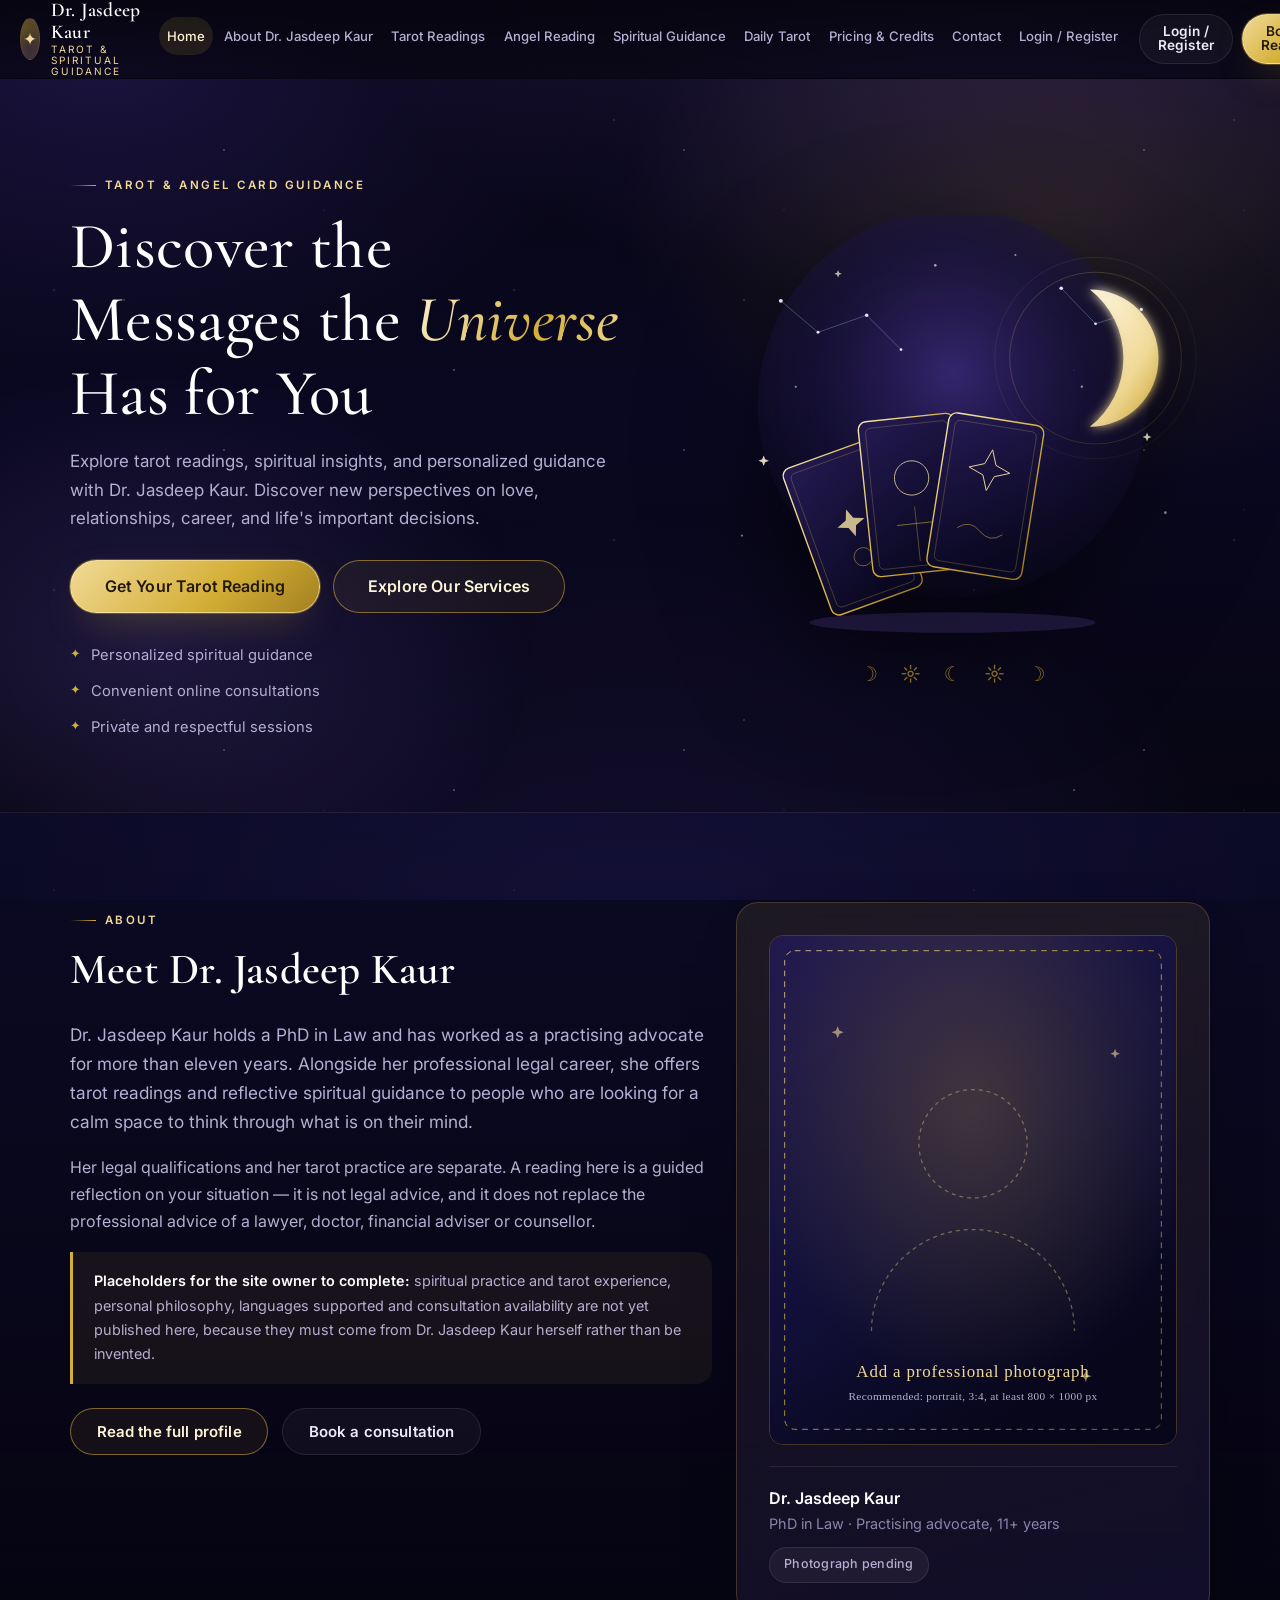
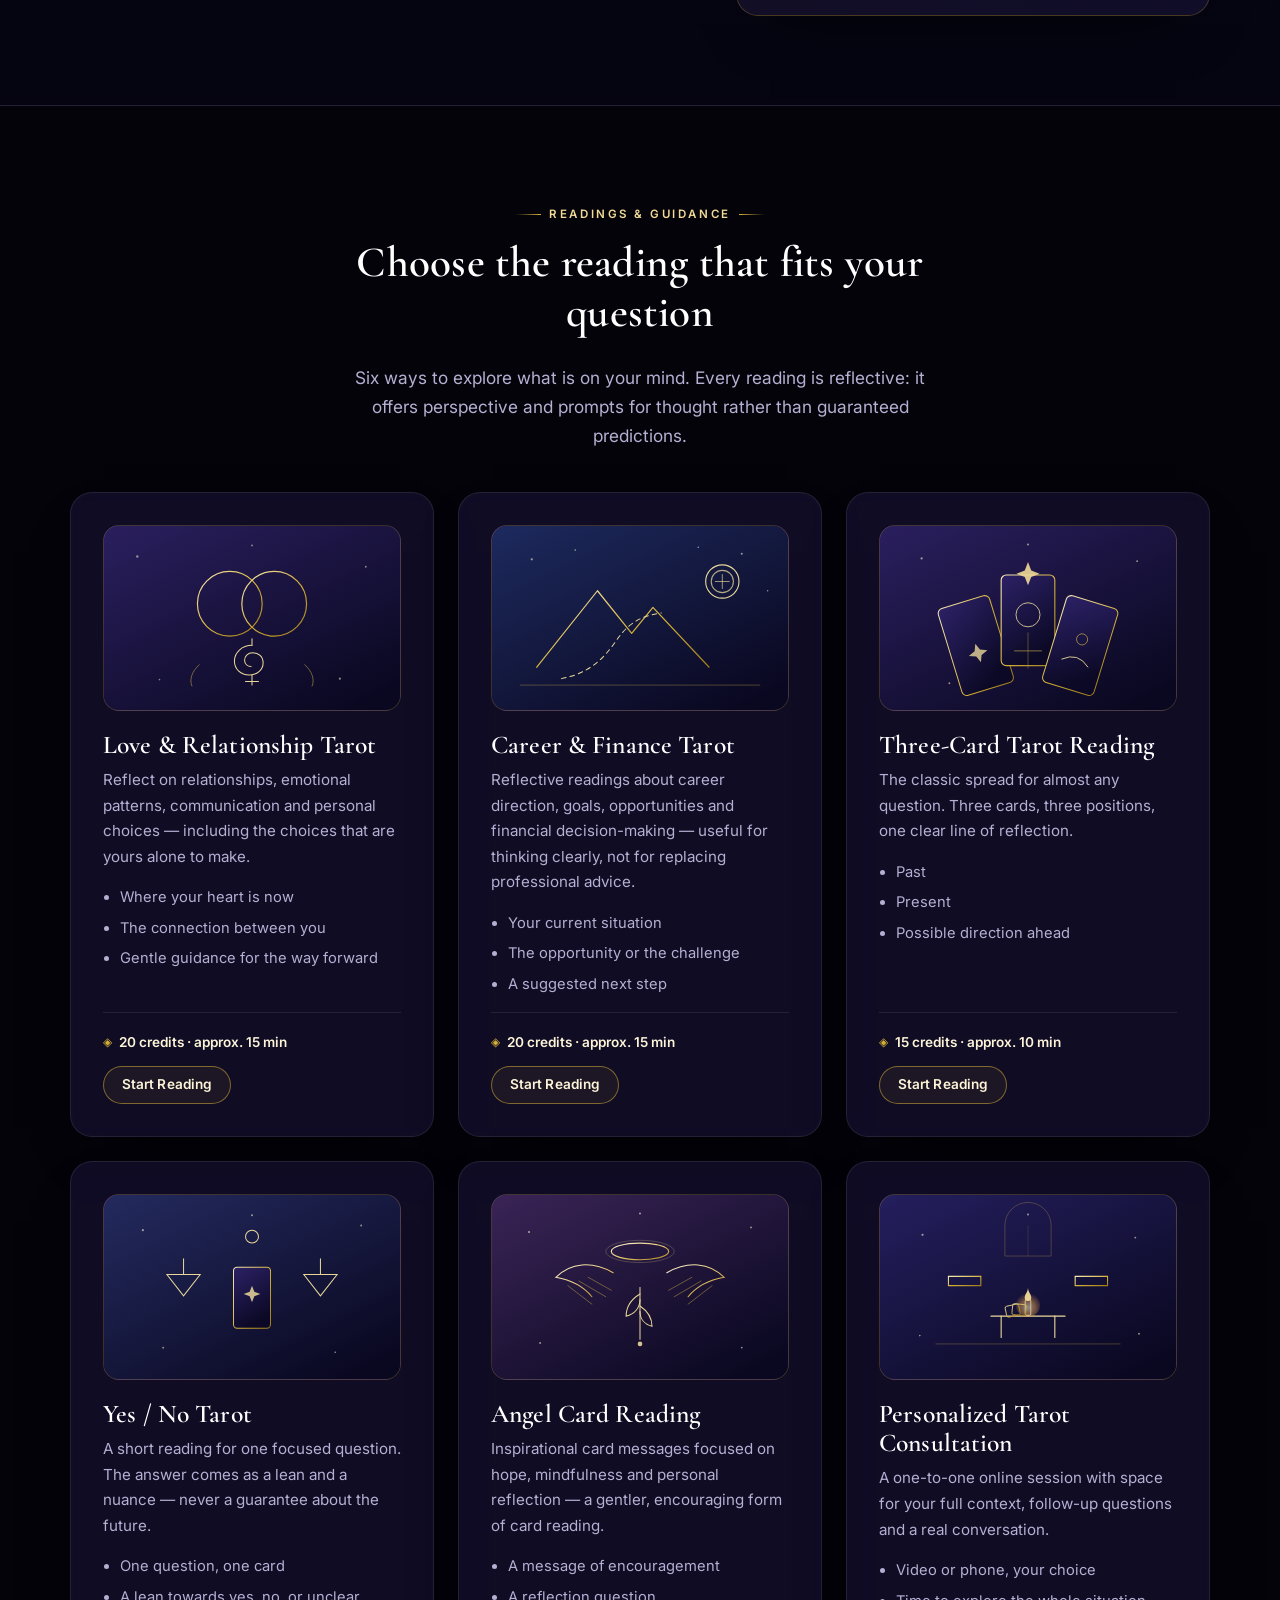
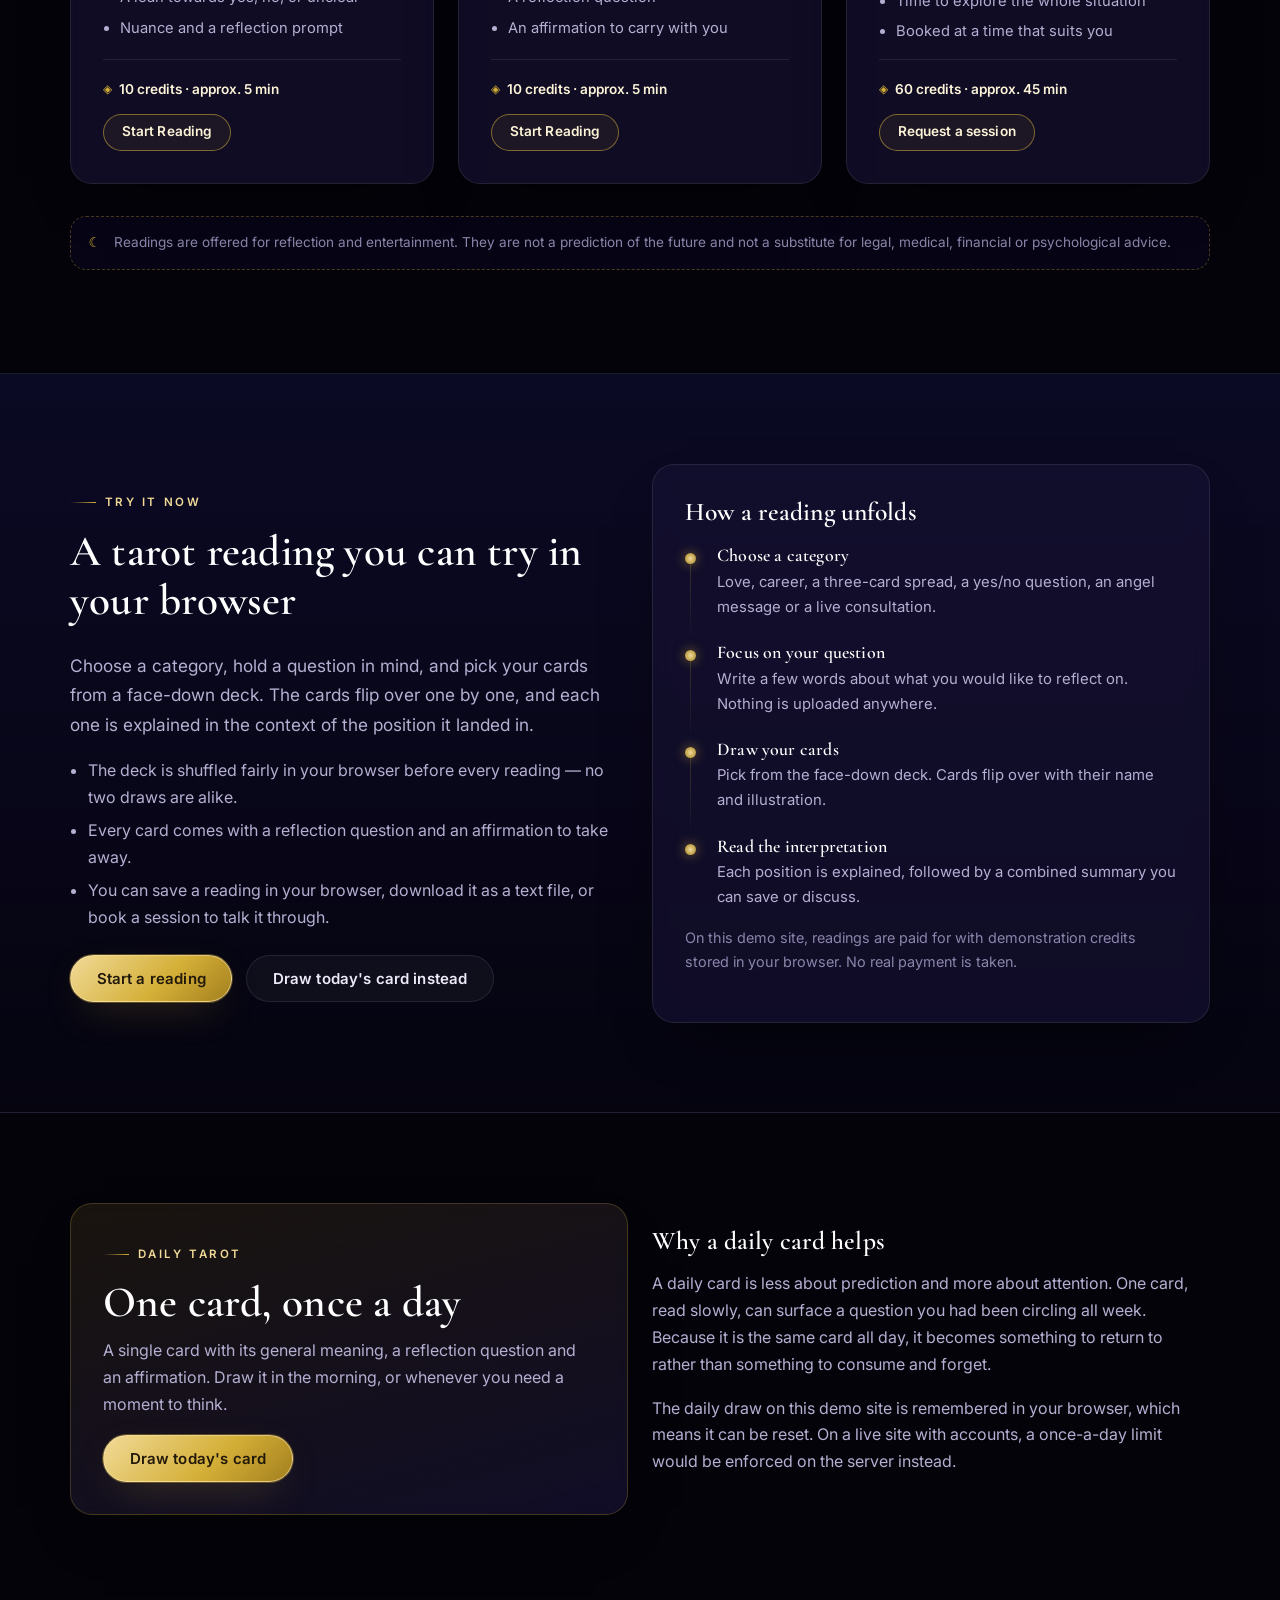
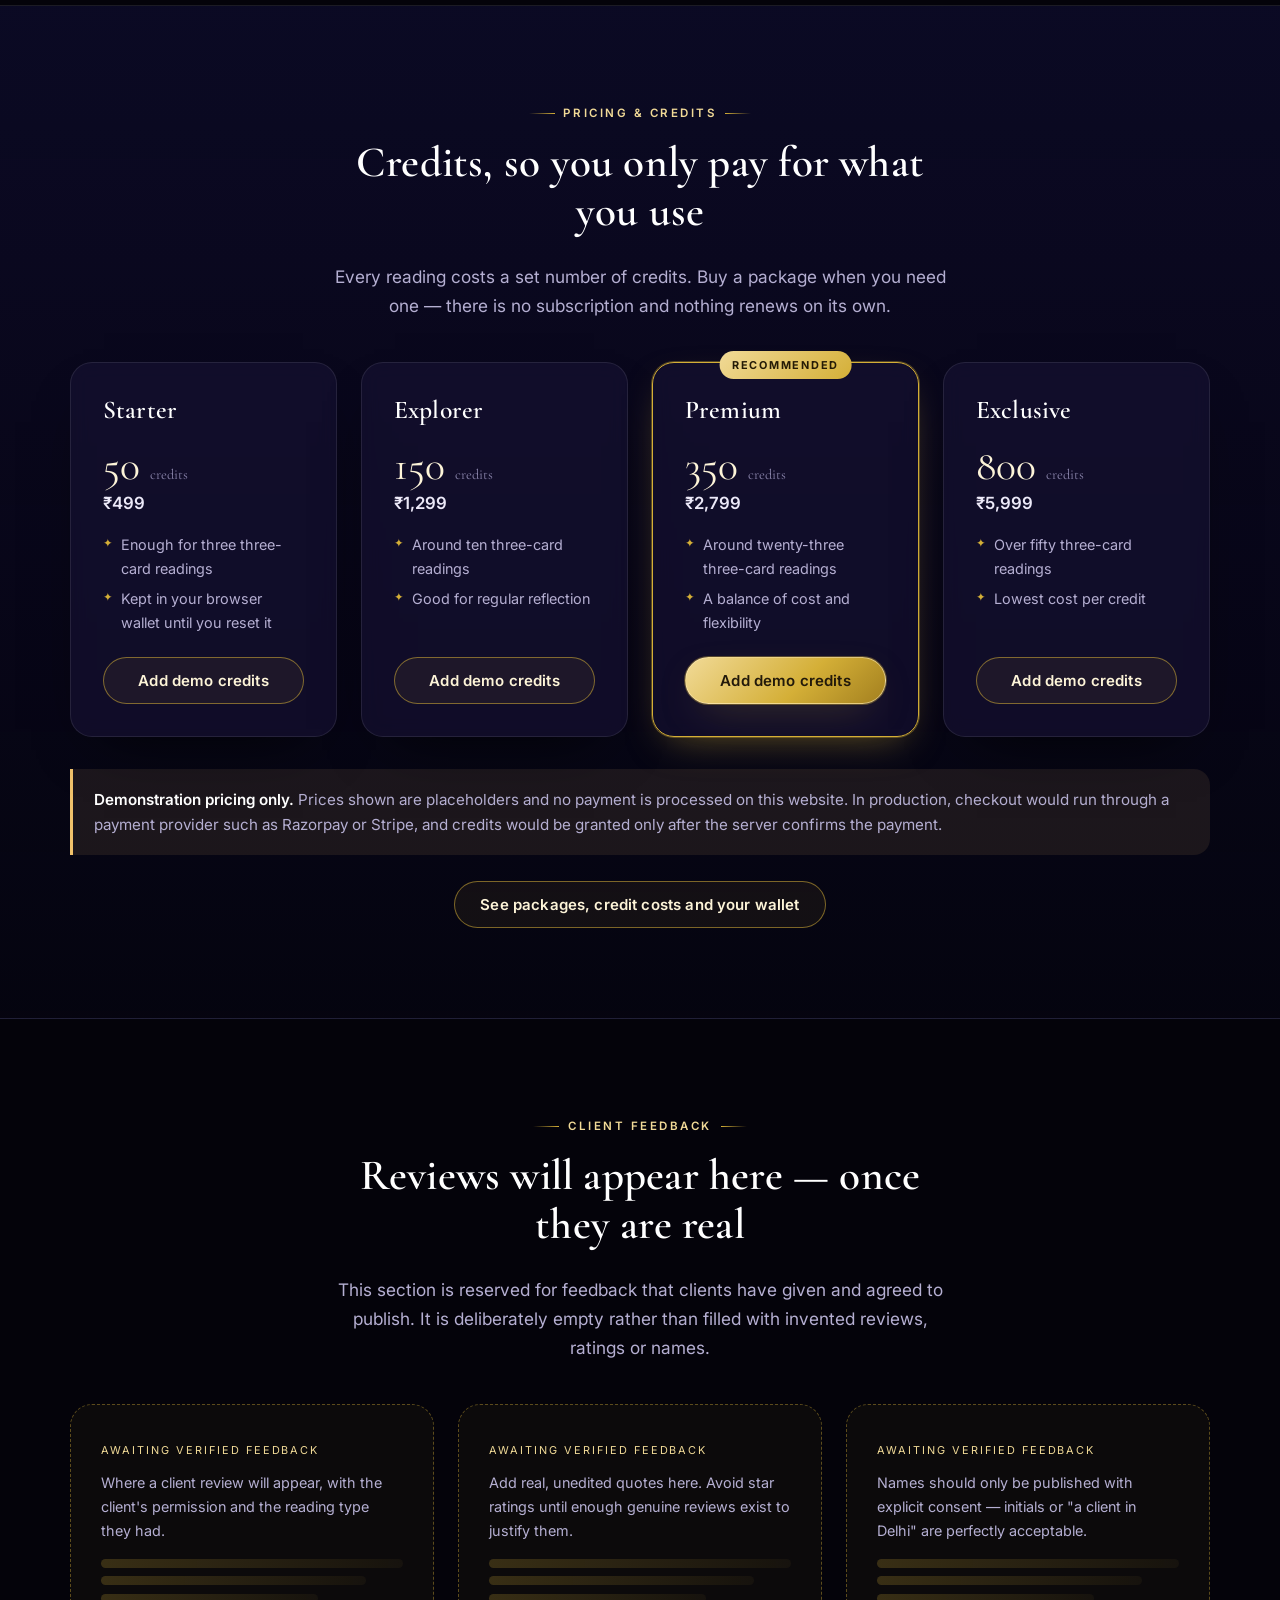
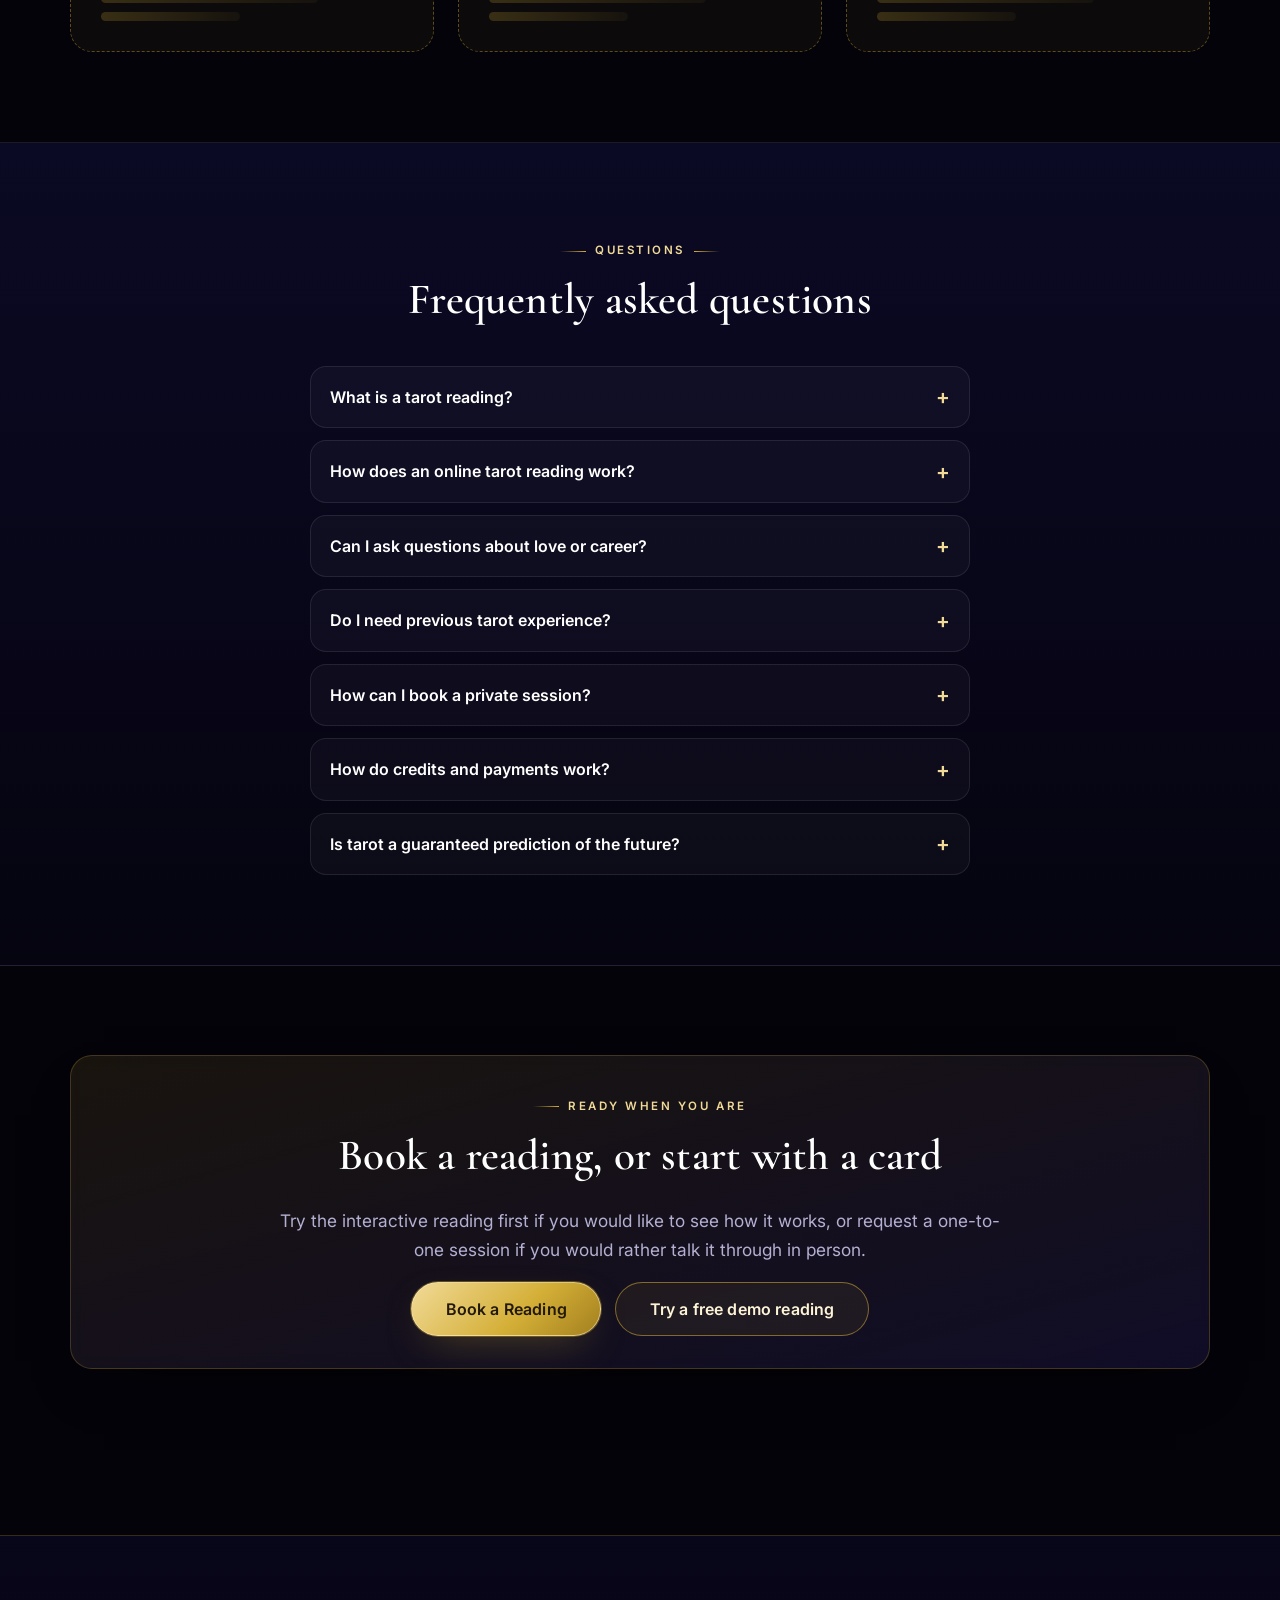
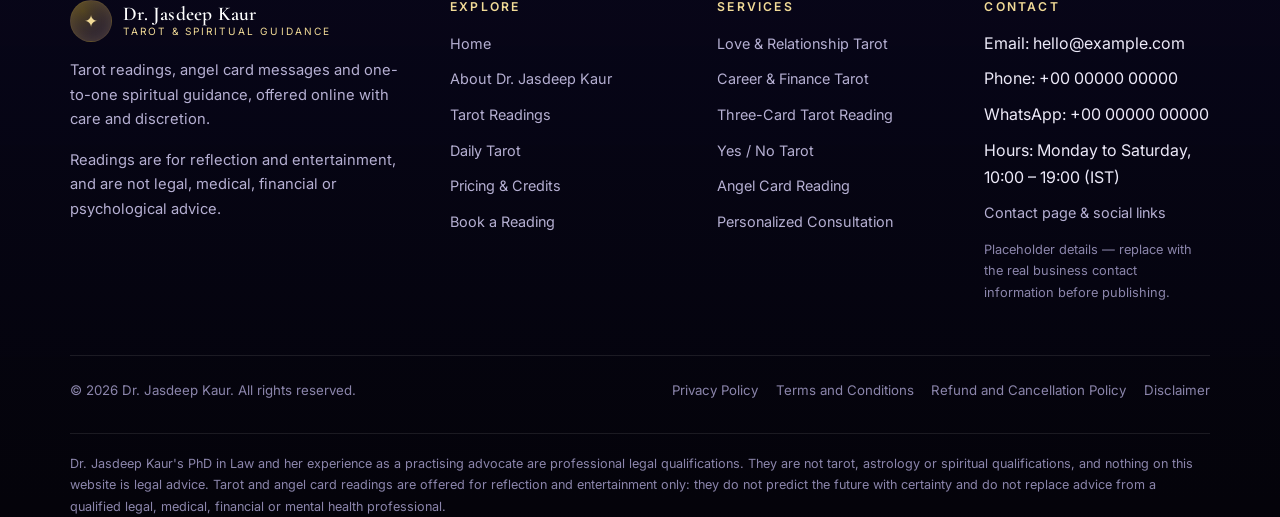
<file: index.html>
<!DOCTYPE html>
<html lang="en">
<head>
<meta charset="utf-8">
<meta name="viewport" content="width=device-width, initial-scale=1">

<!-- TODO (before publishing): replace https://example.com with the live domain,
     add a real 1200×630 JPEG/PNG social preview image, and confirm the final
     business details (prices, contact information, service descriptions). -->
<title>Tarot Reading Online with Dr. Jasdeep Kaur | Tarot &amp; Angel Card Guidance</title>
<meta name="description" content="Personalised online tarot readings, angel card messages and spiritual guidance with Dr. Jasdeep Kaur. Explore love, career and daily tarot readings in a private, respectful setting.">
<link rel="canonical" href="https://example.com/index.html">
<meta name="theme-color" content="#04030a">
<meta name="robots" content="index, follow">

<!-- Open Graph / social -->
<meta property="og:type" content="website">
<meta property="og:site_name" content="Dr. Jasdeep Kaur — Tarot &amp; Spiritual Guidance">
<meta property="og:title" content="Tarot Reading Online with Dr. Jasdeep Kaur">
<meta property="og:description" content="Explore tarot readings, spiritual insights and personalised guidance. Discover new perspectives on love, relationships, career and life's important decisions.">
<meta property="og:url" content="https://example.com/index.html">
<meta property="og:image" content="https://example.com/assets/images/og-image-placeholder.svg">
<meta property="og:locale" content="en">
<meta name="twitter:card" content="summary_large_image">
<meta name="twitter:title" content="Tarot Reading Online with Dr. Jasdeep Kaur">
<meta name="twitter:description" content="Personalised online tarot readings, angel card messages and spiritual guidance in a private, respectful setting.">
<meta name="twitter:image" content="https://example.com/assets/images/og-image-placeholder.svg">

<link rel="icon" href="assets/icons/favicon.svg" type="image/svg+xml">
<link rel="apple-touch-icon" href="assets/icons/favicon.svg">

<link rel="preconnect" href="https://fonts.googleapis.com">
<link rel="preconnect" href="https://fonts.gstatic.com" crossorigin>
<link href="https://fonts.googleapis.com/css2?family=Cormorant+Garamond:ital,wght@0,400;0,500;0,600;1,400&family=Inter:wght@400;500;600&display=swap" rel="stylesheet">

<link rel="stylesheet" href="css/style.css">

<!-- Structured data: only information that is accurate and confirmed. -->
<script type="application/ld+json">
{
  "@context": "https://schema.org",
  "@graph": [
    {
      "@type": "Person",
      "@id": "https://example.com/about.html#person",
      "name": "Dr. Jasdeep Kaur",
      "honorificPrefix": "Dr.",
      "jobTitle": "Advocate",
      "description": "Practising advocate with a PhD in Law and over eleven years of professional legal experience, who also offers tarot readings and spiritual guidance as a separate personal practice.",
      "url": "https://example.com/about.html"
    },
    {
      "@type": "WebSite",
      "@id": "https://example.com/#website",
      "name": "Dr. Jasdeep Kaur — Tarot & Spiritual Guidance",
      "url": "https://example.com/",
      "inLanguage": "en",
      "publisher": { "@id": "https://example.com/about.html#person" }
    }
  ]
}
</script>
</head>
<body>
<a class="skip-link" href="#main">Skip to main content</a>
<div class="starfield" aria-hidden="true"></div>

<div class="page">

  <!-- ================= Header ================= -->
  <header class="site-header" id="site-header">
    <div class="container container--wide header-inner">
      <a class="brand" href="index.html">
        <span class="brand__mark" aria-hidden="true">&#10022;</span>
        <span class="brand__text">
          <span class="brand__name">Dr. Jasdeep Kaur</span>
          <span class="brand__tag">Tarot &amp; Spiritual Guidance</span>
        </span>
      </a>

      <button class="nav-toggle" id="nav-toggle" type="button" aria-expanded="false" aria-controls="primary-nav">
        <span class="nav-toggle__bars" aria-hidden="true"></span>
        <span class="visually-hidden">Open navigation menu</span>
      </button>

      <nav class="primary-nav" id="primary-nav" aria-label="Primary">
        <ul class="nav-list">
          <li><a href="index.html">Home</a></li>
          <li><a href="about.html">About Dr. Jasdeep Kaur</a></li>
          <li><a href="readings.html">Tarot Readings</a></li>
          <li><a href="readings.html#angel-cards">Angel Reading</a></li>
          <li><a href="readings.html#spiritual-guidance">Spiritual Guidance</a></li>
          <li><a href="daily-tarot.html">Daily Tarot</a></li>
          <li><a href="pricing.html">Pricing &amp; Credits</a></li>
          <li><a href="contact.html">Contact</a></li>
          <li><a href="login.html">Login / Register</a></li>
        </ul>
        <div class="nav-actions">
          <a class="credit-chip header-credit" data-credit-chip hidden href="pricing.html#wallet">
            <span class="credit-chip__dot" aria-hidden="true">&#9672;</span>
            <span data-credit-chip-value>0</span> credits
          </a>
          <a class="btn btn--ghost btn--sm nav-actions__auth" href="login.html">Login / Register</a>
          <a class="btn btn--primary btn--sm" href="booking.html">Book a Reading</a>
        </div>
      </nav>
    </div>
  </header>

  <main id="main">

    <!-- ================= Hero ================= -->
    <section class="hero">
      <div class="container hero__inner">
        <div class="hero__copy">
          <p class="eyebrow">Tarot &amp; angel card guidance</p>
          <h1 class="hero__title">Discover the Messages the <em>Universe</em> Has for You</h1>
          <p class="hero__sub">
            Explore tarot readings, spiritual insights, and personalized guidance with Dr. Jasdeep Kaur.
            Discover new perspectives on love, relationships, career, and life's important decisions.
          </p>
          <div class="hero__cta btn-row">
            <a class="btn btn--primary btn--lg" href="readings.html#reading-experience">Get Your Tarot Reading</a>
            <a class="btn btn--outline btn--lg" href="#services">Explore Our Services</a>
          </div>
          <ul class="trust-list">
            <li>Personalized spiritual guidance</li>
            <li>Convenient online consultations</li>
            <li>Private and respectful sessions</li>
          </ul>
        </div>

        <div class="hero__art">
          <img src="assets/images/hero-illustration.svg"
               alt="Illustration of a crescent moon, stars and three fanned tarot cards against a night sky"
               width="900" height="760" decoding="async">
          <div class="moon-phases" aria-hidden="true">
            <span>&#9789;</span><span>&#9788;</span><span>&#9790;</span><span>&#9788;</span><span>&#9789;</span>
          </div>
        </div>
      </div>
    </section>

    <!-- ================= About preview ================= -->
    <section class="section section--alt" id="about">
      <div class="container grid grid--sidebar" data-reveal>
        <div>
          <p class="eyebrow">About</p>
          <h2>Meet Dr. Jasdeep Kaur</h2>
          <p class="lede">
            Dr. Jasdeep Kaur holds a PhD in Law and has worked as a practising advocate for more than eleven
            years. Alongside her professional legal career, she offers tarot readings and reflective spiritual
            guidance to people who are looking for a calm space to think through what is on their mind.
          </p>
          <p class="muted">
            Her legal qualifications and her tarot practice are separate. A reading here is a guided reflection
            on your situation &mdash; it is not legal advice, and it does not replace the professional advice of a
            lawyer, doctor, financial adviser or counsellor.
          </p>

          <div class="callout">
            <p class="small"><strong>Placeholders for the site owner to complete:</strong> spiritual practice and
            tarot experience, personal philosophy, languages supported and consultation availability are not yet
            published here, because they must come from Dr. Jasdeep Kaur herself rather than be invented.</p>
          </div>

          <div class="btn-row" style="margin-top:1.5rem">
            <a class="btn btn--outline" href="about.html">Read the full profile</a>
            <a class="btn btn--ghost" href="booking.html">Book a consultation</a>
          </div>
        </div>

        <div class="card card--gold">
          <img src="assets/images/portrait-placeholder.svg"
               alt="Placeholder frame where a professional photograph of Dr. Jasdeep Kaur will appear"
               width="720" height="900" loading="lazy" decoding="async"
               style="border-radius:14px;border:1px solid var(--line)">
          <div class="card__foot">
            <div>
              <p style="margin:0"><strong>Dr. Jasdeep Kaur</strong></p>
              <p class="small dim" style="margin:0">PhD in Law &middot; Practising advocate, 11+ years</p>
            </div>
            <span class="pill pill--soft">Photograph pending</span>
          </div>
        </div>
      </div>
    </section>

    <!-- ================= Services ================= -->
    <section class="section" id="services">
      <div class="container">
        <div class="section-head section-head--center">
          <p class="eyebrow">Readings &amp; guidance</p>
          <h2>Choose the reading that fits your question</h2>
          <p class="lede">
            Six ways to explore what is on your mind. Every reading is reflective: it offers perspective and
            prompts for thought rather than guaranteed predictions.
          </p>
        </div>

        <div class="grid grid--3">
          <!-- Love -->
          <article class="card card--hover service-card" data-service="love" data-reveal>
            <div class="service-card__art">
              <img src="assets/images/service-love.svg" alt="Two interlocking circles above a stylised rose" width="640" height="400" loading="lazy" decoding="async">
            </div>
            <div class="service-card__body">
              <h3 class="card__title">Love &amp; Relationship Tarot</h3>
              <p>Reflect on relationships, emotional patterns, communication and personal choices &mdash; including
              the choices that are yours alone to make.</p>
              <ul class="small">
                <li>Where your heart is now</li>
                <li>The connection between you</li>
                <li>Gentle guidance for the way forward</li>
              </ul>
            </div>
            <div class="service-card__foot">
              <span class="cost-badge" data-cost-for="love">20 credits &middot; approx. 15 min</span>
              <a class="btn btn--outline btn--sm" href="readings.html?service=love#reading-experience">Start Reading</a>
            </div>
          </article>

          <!-- Career -->
          <article class="card card--hover service-card" data-service="career" data-reveal data-reveal-delay="60">
            <div class="service-card__art">
              <img src="assets/images/service-career.svg" alt="A mountain peak with a winding path and a rising coin" width="640" height="400" loading="lazy" decoding="async">
            </div>
            <div class="service-card__body">
              <h3 class="card__title">Career &amp; Finance Tarot</h3>
              <p>Reflective readings about career direction, goals, opportunities and financial decision-making
              &mdash; useful for thinking clearly, not for replacing professional advice.</p>
              <ul class="small">
                <li>Your current situation</li>
                <li>The opportunity or the challenge</li>
                <li>A suggested next step</li>
              </ul>
            </div>
            <div class="service-card__foot">
              <span class="cost-badge" data-cost-for="career">20 credits &middot; approx. 15 min</span>
              <a class="btn btn--outline btn--sm" href="readings.html?service=career#reading-experience">Start Reading</a>
            </div>
          </article>

          <!-- Three card -->
          <article class="card card--hover service-card" data-service="three-card" data-reveal data-reveal-delay="120">
            <div class="service-card__art">
              <img src="assets/images/service-three-card.svg" alt="Three tarot cards fanned out beneath a star" width="640" height="400" loading="lazy" decoding="async">
            </div>
            <div class="service-card__body">
              <h3 class="card__title">Three-Card Tarot Reading</h3>
              <p>The classic spread for almost any question. Three cards, three positions, one clear line of
              reflection.</p>
              <ul class="small">
                <li>Past</li>
                <li>Present</li>
                <li>Possible direction ahead</li>
              </ul>
            </div>
            <div class="service-card__foot">
              <span class="cost-badge" data-cost-for="three-card">15 credits &middot; approx. 10 min</span>
              <a class="btn btn--outline btn--sm" href="readings.html?service=three-card#reading-experience">Start Reading</a>
            </div>
          </article>

          <!-- Yes / No -->
          <article class="card card--hover service-card" data-service="yes-no" data-reveal>
            <div class="service-card__art">
              <img src="assets/images/service-yes-no.svg" alt="A balanced set of scales with a single card at its centre" width="640" height="400" loading="lazy" decoding="async">
            </div>
            <div class="service-card__body">
              <h3 class="card__title">Yes / No Tarot</h3>
              <p>A short reading for one focused question. The answer comes as a lean and a nuance &mdash; never a
              guarantee about the future.</p>
              <ul class="small">
                <li>One question, one card</li>
                <li>A lean towards yes, no, or unclear</li>
                <li>Nuance and a reflection prompt</li>
              </ul>
            </div>
            <div class="service-card__foot">
              <span class="cost-badge" data-cost-for="yes-no">10 credits &middot; approx. 5 min</span>
              <a class="btn btn--outline btn--sm" href="readings.html?service=yes-no#reading-experience">Start Reading</a>
            </div>
          </article>

          <!-- Angel -->
          <article class="card card--hover service-card" data-service="angel" data-reveal data-reveal-delay="60">
            <div class="service-card__art">
              <img src="assets/images/service-angel.svg" alt="A halo, two wings and a falling feather" width="640" height="400" loading="lazy" decoding="async">
            </div>
            <div class="service-card__body">
              <h3 class="card__title">Angel Card Reading</h3>
              <p>Inspirational card messages focused on hope, mindfulness and personal reflection &mdash; a
              gentler, encouraging form of card reading.</p>
              <ul class="small">
                <li>A message of encouragement</li>
                <li>A reflection question</li>
                <li>An affirmation to carry with you</li>
              </ul>
            </div>
            <div class="service-card__foot">
              <span class="cost-badge" data-cost-for="angel">10 credits &middot; approx. 5 min</span>
              <a class="btn btn--outline btn--sm" href="readings.html?service=angel#reading-experience">Start Reading</a>
            </div>
          </article>

          <!-- Consultation -->
          <article class="card card--hover service-card" data-service="consultation" data-reveal data-reveal-delay="120">
            <div class="service-card__art">
              <img src="assets/images/service-consultation.svg" alt="Two chairs facing each other with a candle and cards on a small table" width="640" height="400" loading="lazy" decoding="async">
            </div>
            <div class="service-card__body">
              <h3 class="card__title">Personalized Tarot Consultation</h3>
              <p>A one-to-one online session with space for your full context, follow-up questions and a real
              conversation.</p>
              <ul class="small">
                <li>Video or phone, your choice</li>
                <li>Time to explore the whole situation</li>
                <li>Booked at a time that suits you</li>
              </ul>
            </div>
            <div class="service-card__foot">
              <span class="cost-badge" data-cost-for="consultation">60 credits &middot; approx. 45 min</span>
              <a class="btn btn--outline btn--sm" href="booking.html">Request a session</a>
            </div>
          </article>
        </div>

        <p class="disclaimer-strip" style="margin-top:2rem">
          Readings are offered for reflection and entertainment. They are not a prediction of the future and not
          a substitute for legal, medical, financial or psychological advice.
        </p>
      </div>
    </section>

    <!-- ================= Interactive reading ================= -->
    <section class="section section--alt" id="try-a-reading">
      <div class="container grid grid--2 items-center" data-reveal>
        <div>
          <p class="eyebrow">Try it now</p>
          <h2>A tarot reading you can try in your browser</h2>
          <p class="lede">
            Choose a category, hold a question in mind, and pick your cards from a face-down deck. The cards flip
            over one by one, and each one is explained in the context of the position it landed in.
          </p>
          <ul class="muted">
            <li>The deck is shuffled fairly in your browser before every reading &mdash; no two draws are alike.</li>
            <li>Every card comes with a reflection question and an affirmation to take away.</li>
            <li>You can save a reading in your browser, download it as a text file, or book a session to talk it through.</li>
          </ul>
          <div class="btn-row" style="margin-top:1.5rem">
            <a class="btn btn--primary" href="readings.html#reading-experience">Start a reading</a>
            <a class="btn btn--ghost" href="daily-tarot.html">Draw today's card instead</a>
          </div>
        </div>

        <div class="card">
          <h3>How a reading unfolds</h3>
          <ol class="timeline" style="margin-top:1.2rem">
            <li>
              <h4>Choose a category</h4>
              <p class="small">Love, career, a three-card spread, a yes/no question, an angel message or a live consultation.</p>
            </li>
            <li>
              <h4>Focus on your question</h4>
              <p class="small">Write a few words about what you would like to reflect on. Nothing is uploaded anywhere.</p>
            </li>
            <li>
              <h4>Draw your cards</h4>
              <p class="small">Pick from the face-down deck. Cards flip over with their name and illustration.</p>
            </li>
            <li>
              <h4>Read the interpretation</h4>
              <p class="small">Each position is explained, followed by a combined summary you can save or discuss.</p>
            </li>
          </ol>
          <p class="small dim" style="margin-top:1rem">
            On this demo site, readings are paid for with demonstration credits stored in your browser. No real
            payment is taken.
          </p>
        </div>
      </div>
    </section>

    <!-- ================= Daily tarot ================= -->
    <section class="section" id="daily">
      <div class="container grid grid--2 items-center" data-reveal>
        <div class="card card--gold">
          <p class="eyebrow">Daily tarot</p>
          <h2 style="margin-bottom:.6rem">One card, once a day</h2>
          <p class="muted">
            A single card with its general meaning, a reflection question and an affirmation. Draw it in the
            morning, or whenever you need a moment to think.
          </p>
          <div class="btn-row">
            <a class="btn btn--primary" href="daily-tarot.html">Draw today's card</a>
          </div>
        </div>
        <div>
          <h3>Why a daily card helps</h3>
          <p class="muted">
            A daily card is less about prediction and more about attention. One card, read slowly, can surface a
            question you had been circling all week. Because it is the same card all day, it becomes something to
            return to rather than something to consume and forget.
          </p>
          <p class="muted">
            The daily draw on this demo site is remembered in your browser, which means it can be reset. On a live
            site with accounts, a once-a-day limit would be enforced on the server instead.
          </p>
        </div>
      </div>
    </section>

    <!-- ================= Pricing preview ================= -->
    <section class="section section--alt" id="pricing">
      <div class="container">
        <div class="section-head section-head--center">
          <p class="eyebrow">Pricing &amp; credits</p>
          <h2>Credits, so you only pay for what you use</h2>
          <p class="lede">
            Every reading costs a set number of credits. Buy a package when you need one &mdash; there is no
            subscription and nothing renews on its own.
          </p>
        </div>

        <div class="grid grid--4">
          <article class="card package" data-package="starter" data-reveal>
            <p class="package__tag" data-package-tag hidden>Recommended</p>
            <h3 data-package-name>Starter</h3>
            <p class="package__credits"><span data-package-credits>50</span> <span class="small dim">credits</span></p>
            <p class="package__price" data-package-price>&#8377;499</p>
            <ul>
              <li>Enough for three three-card readings</li>
              <li>Kept in your browser wallet until you reset it</li>
            </ul>
            <button type="button" class="btn btn--outline btn--block" data-buy-package="starter">Add demo credits</button>
          </article>

          <article class="card package" data-package="explorer" data-reveal data-reveal-delay="60">
            <p class="package__tag" data-package-tag hidden>Recommended</p>
            <h3 data-package-name>Explorer</h3>
            <p class="package__credits"><span data-package-credits>150</span> <span class="small dim">credits</span></p>
            <p class="package__price" data-package-price>&#8377;1,299</p>
            <ul>
              <li>Around ten three-card readings</li>
              <li>Good for regular reflection</li>
            </ul>
            <button type="button" class="btn btn--outline btn--block" data-buy-package="explorer">Add demo credits</button>
          </article>

          <article class="card package" data-package="premium" data-reveal data-reveal-delay="120">
            <p class="package__tag" data-package-tag hidden>Recommended</p>
            <h3 data-package-name>Premium</h3>
            <p class="package__credits"><span data-package-credits>350</span> <span class="small dim">credits</span></p>
            <p class="package__price" data-package-price>&#8377;2,799</p>
            <ul>
              <li>Around twenty-three three-card readings</li>
              <li>A balance of cost and flexibility</li>
            </ul>
            <button type="button" class="btn btn--primary btn--block" data-buy-package="premium">Add demo credits</button>
          </article>

          <article class="card package" data-package="exclusive" data-reveal data-reveal-delay="180">
            <p class="package__tag" data-package-tag hidden>Recommended</p>
            <h3 data-package-name>Exclusive</h3>
            <p class="package__credits"><span data-package-credits>800</span> <span class="small dim">credits</span></p>
            <p class="package__price" data-package-price>&#8377;5,999</p>
            <ul>
              <li>Over fifty three-card readings</li>
              <li>Lowest cost per credit</li>
            </ul>
            <button type="button" class="btn btn--outline btn--block" data-buy-package="exclusive">Add demo credits</button>
          </article>
        </div>

        <div class="callout callout--warn" style="margin-top:2rem">
          <p><strong>Demonstration pricing only.</strong> Prices shown are placeholders and no payment is
          processed on this website. In production, checkout would run through a payment provider such as Razorpay
          or Stripe, and credits would be granted only after the server confirms the payment.</p>
        </div>

        <div class="center" style="margin-top:1.6rem">
          <a class="btn btn--outline" href="pricing.html">See packages, credit costs and your wallet</a>
        </div>
      </div>
    </section>

    <!-- ================= Testimonials ================= -->
    <section class="section" id="testimonials">
      <div class="container">
        <div class="section-head section-head--center">
          <p class="eyebrow">Client feedback</p>
          <h2>Reviews will appear here &mdash; once they are real</h2>
          <p class="lede">
            This section is reserved for feedback that clients have given and agreed to publish. It is
            deliberately empty rather than filled with invented reviews, ratings or names.
          </p>
        </div>

        <div class="grid grid--3">
          <div class="placeholder-card" data-reveal>
            <span class="placeholder-card__label">Awaiting verified feedback</span>
            <p class="small">
              Where a client review will appear, with the client's permission and the reading type they had.
            </p>
            <div class="placeholder-card__lines" aria-hidden="true"><span></span><span></span><span></span><span></span></div>
          </div>
          <div class="placeholder-card" data-reveal data-reveal-delay="60">
            <span class="placeholder-card__label">Awaiting verified feedback</span>
            <p class="small">
              Add real, unedited quotes here. Avoid star ratings until enough genuine reviews exist to justify them.
            </p>
            <div class="placeholder-card__lines" aria-hidden="true"><span></span><span></span><span></span><span></span></div>
          </div>
          <div class="placeholder-card" data-reveal data-reveal-delay="120">
            <span class="placeholder-card__label">Awaiting verified feedback</span>
            <p class="small">
              Names should only be published with explicit consent &mdash; initials or "a client in Delhi" are
              perfectly acceptable.
            </p>
            <div class="placeholder-card__lines" aria-hidden="true"><span></span><span></span><span></span><span></span></div>
          </div>
        </div>
      </div>
    </section>

    <!-- ================= FAQ ================= -->
    <section class="section section--alt" id="faq">
      <div class="container">
        <div class="section-head section-head--center">
          <p class="eyebrow">Questions</p>
          <h2>Frequently asked questions</h2>
        </div>

        <div class="faq measure mx-auto">
          <details>
            <summary>What is a tarot reading?</summary>
            <div class="faq__body">
              <p>
                A tarot reading uses a deck of illustrated cards as a set of prompts for reflection. A reader lays
                cards out in a spread, and each position in that spread gives the card a particular meaning. The
                value of a reading comes from the thinking it encourages: what you notice, what you disagree with,
                and what you decide to do next.
              </p>
            </div>
          </details>

          <details>
            <summary>How does an online tarot reading work?</summary>
            <div class="faq__body">
              <p>
                You choose a reading category, write a short question or focus, and draw your cards from a
                face-down deck. The cards flip over with their names and illustrations, followed by an
                interpretation written for that position and an overall summary.
              </p>
              <p>
                For a live consultation, you book a time and meet online or by phone, so there is space for a real
                conversation and follow-up questions.
              </p>
            </div>
          </details>

          <details>
            <summary>Can I ask questions about love or career?</summary>
            <div class="faq__body">
              <p>
                Yes &mdash; love and relationships, and career and finance, are two of the most common themes.
                Readings in both areas are reflective: they explore patterns, options and communication rather than
                promising a particular outcome.
              </p>
              <p>
                A reading is not a substitute for professional advice. Legal, medical, financial and psychological
                decisions should be made with a qualified professional.
              </p>
            </div>
          </details>

          <details>
            <summary>Do I need previous tarot experience?</summary>
            <div class="faq__body">
              <p>
                Not at all. Each card is explained in plain language, and you are welcome to take what is useful
                and leave the rest. Many people use readings simply as a structured way to think something through.
              </p>
            </div>
          </details>

          <details>
            <summary>How can I book a private session?</summary>
            <div class="faq__body">
              <p>
                Use the <a href="booking.html">booking form</a> to share your name, contact details, the type of
                reading you would like, and a preferred date and time. You will be contacted to confirm the
                appointment.
              </p>
              <p class="small dim">
                Note for the site owner: the booking form on this static build does not send anything yet &mdash;
                it needs a backend or a form service before it can deliver real requests.
              </p>
            </div>
          </details>

          <details>
            <summary>How do credits and payments work?</summary>
            <div class="faq__body">
              <p>
                Each reading costs a set number of credits, and you buy credits in packages. On this demonstration
                site the wallet is simulated in your browser and no payment is taken at all. A live site would
                process payments through a payment provider and keep balances on a secure server, where they can be
                checked independently of the browser.
              </p>
            </div>
          </details>

          <details>
            <summary>Is tarot a guaranteed prediction of the future?</summary>
            <div class="faq__body">
              <p>
                No. Nothing on this site should be understood as a guaranteed or certain prediction. Tarot cards
                do not determine what happens, and a reading cannot tell you what another person will do.
              </p>
              <p>
                Readings here are offered as spiritual interpretation and personal reflection, for entertainment
                and insight. They are not legal, medical, financial or psychological advice, and they do not
                replace the judgement of a qualified professional.
              </p>
            </div>
          </details>
        </div>
      </div>
    </section>

    <!-- ================= Closing CTA ================= -->
    <section class="section">
      <div class="container">
        <div class="card card--gold center" data-reveal>
          <p class="eyebrow" style="justify-content:center">Ready when you are</p>
          <h2>Book a reading, or start with a card</h2>
          <p class="lede measure mx-auto">
            Try the interactive reading first if you would like to see how it works, or request a one-to-one
            session if you would rather talk it through in person.
          </p>
          <div class="btn-row" style="justify-content:center">
            <a class="btn btn--primary btn--lg" href="booking.html">Book a Reading</a>
            <a class="btn btn--outline btn--lg" href="readings.html#reading-experience">Try a free demo reading</a>
          </div>
        </div>
      </div>
    </section>

  </main>

  <!-- ================= Footer ================= -->
  <footer class="site-footer">
    <div class="container">
      <div class="footer-grid">
        <div class="footer-brand">
          <a class="brand" href="index.html">
            <span class="brand__mark" aria-hidden="true">&#10022;</span>
            <span class="brand__text">
              <span class="brand__name">Dr. Jasdeep Kaur</span>
              <span class="brand__tag">Tarot &amp; Spiritual Guidance</span>
            </span>
          </a>
          <p style="margin-top:1rem">
            Tarot readings, angel card messages and one-to-one spiritual guidance, offered online with care and
            discretion.
          </p>
          <p class="small dim">
            Readings are for reflection and entertainment, and are not legal, medical, financial or psychological
            advice.
          </p>
        </div>

        <div class="footer-col">
          <h3>Explore</h3>
          <ul>
            <li><a href="index.html">Home</a></li>
            <li><a href="about.html">About Dr. Jasdeep Kaur</a></li>
            <li><a href="readings.html">Tarot Readings</a></li>
            <li><a href="daily-tarot.html">Daily Tarot</a></li>
            <li><a href="pricing.html">Pricing &amp; Credits</a></li>
            <li><a href="booking.html">Book a Reading</a></li>
          </ul>
        </div>

        <div class="footer-col">
          <h3>Services</h3>
          <ul>
            <li><a href="readings.html#love-relationships">Love &amp; Relationship Tarot</a></li>
            <li><a href="readings.html#career-finance">Career &amp; Finance Tarot</a></li>
            <li><a href="readings.html#three-card">Three-Card Tarot Reading</a></li>
            <li><a href="readings.html#yes-no">Yes / No Tarot</a></li>
            <li><a href="readings.html#angel-cards">Angel Card Reading</a></li>
            <li><a href="readings.html#spiritual-guidance">Personalized Consultation</a></li>
          </ul>
        </div>

        <div class="footer-col">
          <h3>Contact</h3>
          <ul>
            <li>Email: <span data-contact-email>hello@example.com</span></li>
            <li>Phone: <span data-contact-phone>+00 00000 00000</span></li>
            <li>WhatsApp: <span data-contact-whatsapp>+00 00000 00000</span></li>
            <li>Hours: <span data-contact-hours>Monday to Saturday, 10:00 – 19:00 (IST)</span></li>
            <li><a href="contact.html">Contact page &amp; social links</a></li>
          </ul>
          <p class="xsmall dim" style="margin-top:.8rem">
            Placeholder details &mdash; replace with the real business contact information before publishing.
          </p>
        </div>
      </div>

      <div class="footer-bottom">
        <p style="margin:0">&copy; <span data-current-year>2026</span> Dr. Jasdeep Kaur. All rights reserved.</p>
        <nav class="footer-legal" aria-label="Legal">
          <a href="privacy-policy.html">Privacy Policy</a>
          <a href="terms.html">Terms and Conditions</a>
          <a href="refund-policy.html">Refund and Cancellation Policy</a>
          <a href="disclaimer.html">Disclaimer</a>
        </nav>
      </div>

      <p class="footer-disclaimer">
        Dr. Jasdeep Kaur's PhD in Law and her experience as a practising advocate are professional legal
        qualifications. They are not tarot, astrology or spiritual qualifications, and nothing on this website is
        legal advice. Tarot and angel card readings are offered for reflection and entertainment only: they do not
        predict the future with certainty and do not replace advice from a qualified legal, medical, financial or
        mental health professional.
      </p>
    </div>
  </footer>

</div><!-- /.page -->

<script src="js/main.js" defer></script>
<script src="js/wallet.js" defer></script>
</body>
</html>
</file>
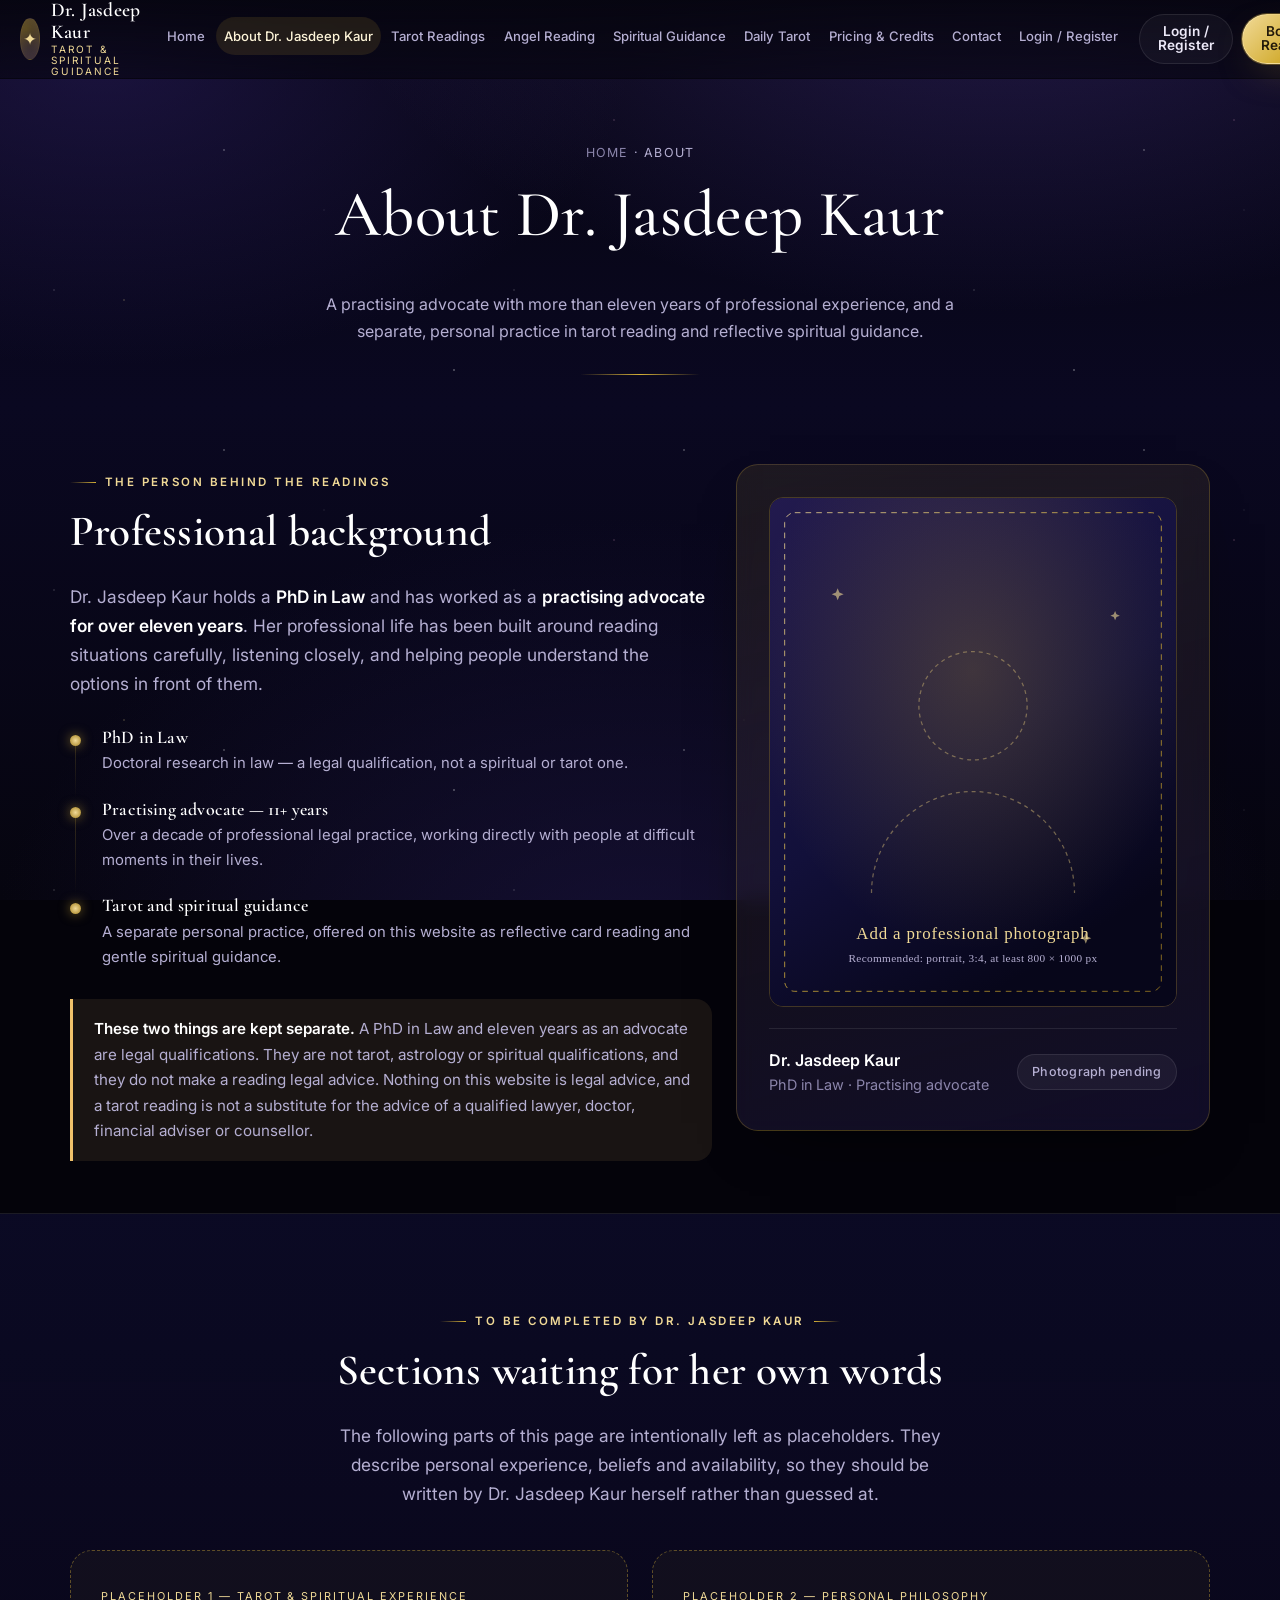
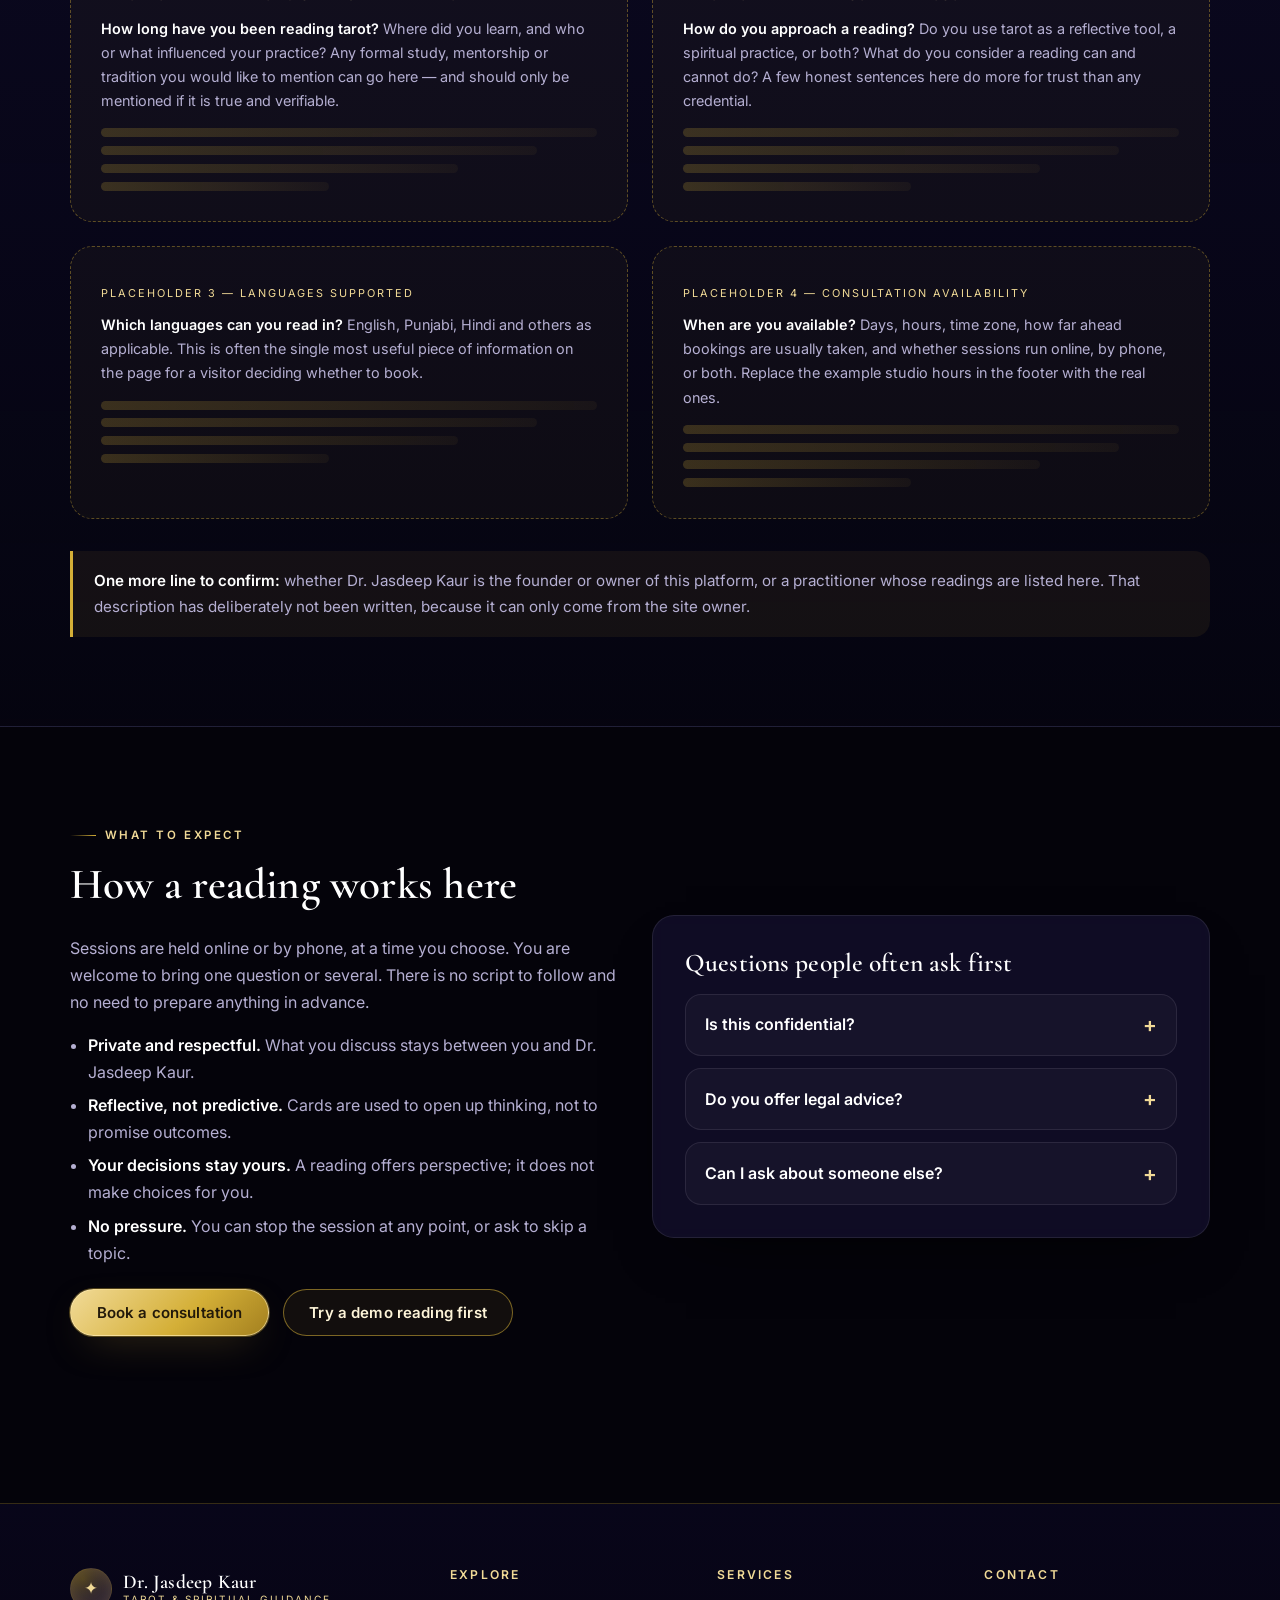
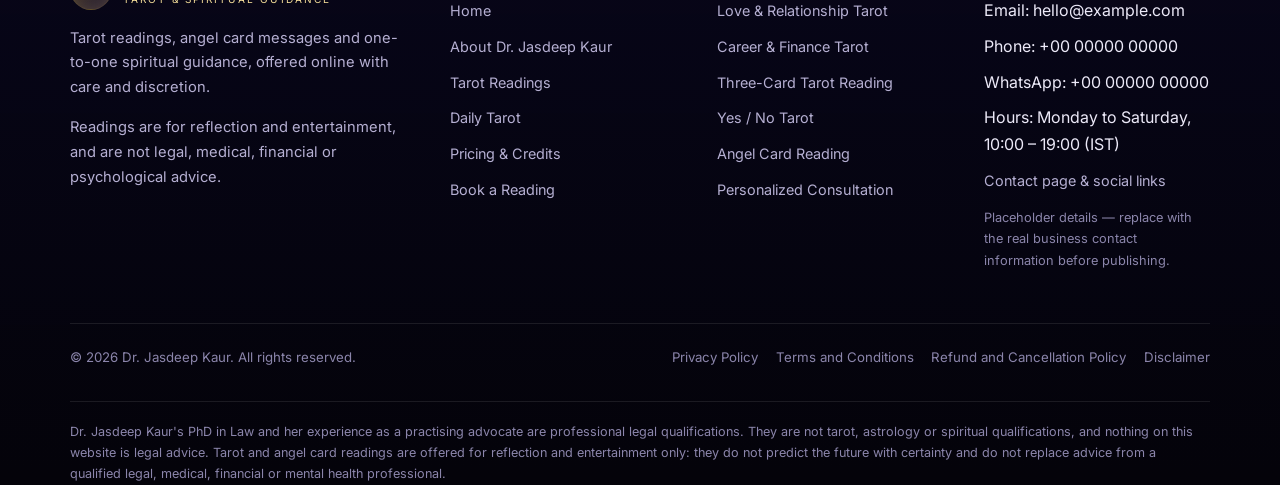
<file: about.html>
<!DOCTYPE html>
<html lang="en">
<head>
<meta charset="utf-8">
<meta name="viewport" content="width=device-width, initial-scale=1">

<!-- TODO (before publishing): replace https://example.com with the live domain,
     supply a real 1200×630 social preview image and confirm every business detail. -->
<title>About Dr. Jasdeep Kaur | PhD in Law &amp; Tarot Guidance</title>
<meta name="description" content="Dr. Jasdeep Kaur holds a PhD in Law and has practised as an advocate for over eleven years. Learn how her tarot and spiritual guidance practice is kept separate from her legal work.">
<link rel="canonical" href="https://example.com/about.html">
<meta name="theme-color" content="#04030a">
<meta name="robots" content="index, follow">

<meta property="og:type" content="website">
<meta property="og:site_name" content="Dr. Jasdeep Kaur — Tarot &amp; Spiritual Guidance">
<meta property="og:title" content="About Dr. Jasdeep Kaur">
<meta property="og:description" content="Dr. Jasdeep Kaur holds a PhD in Law and has practised as an advocate for over eleven years. Learn how her tarot and spiritual guidance practice is kept separate from her legal work.">
<meta property="og:url" content="https://example.com/about.html">
<meta property="og:image" content="https://example.com/assets/images/og-image-placeholder.svg">
<meta property="og:locale" content="en">
<meta name="twitter:card" content="summary_large_image">
<meta name="twitter:title" content="About Dr. Jasdeep Kaur">
<meta name="twitter:description" content="Dr. Jasdeep Kaur holds a PhD in Law and has practised as an advocate for over eleven years. Learn how her tarot and spiritual guidance practice is kept separate from her legal work.">
<meta name="twitter:image" content="https://example.com/assets/images/og-image-placeholder.svg">

<link rel="icon" href="assets/icons/favicon.svg" type="image/svg+xml">
<link rel="apple-touch-icon" href="assets/icons/favicon.svg">

<link rel="preconnect" href="https://fonts.googleapis.com">
<link rel="preconnect" href="https://fonts.gstatic.com" crossorigin>
<link href="https://fonts.googleapis.com/css2?family=Cormorant+Garamond:ital,wght@0,400;0,500;0,600;1,400&family=Inter:wght@400;500;600&display=swap" rel="stylesheet">

<link rel="stylesheet" href="css/style.css">
<script type="application/ld+json">
{
  "@context": "https://schema.org",
  "@type": "Person",
  "@id": "https://example.com/about.html#person",
  "name": "Dr. Jasdeep Kaur",
  "honorificPrefix": "Dr.",
  "jobTitle": "Advocate",
  "description": "Practising advocate with a PhD in Law and over eleven years of professional legal experience, who also offers tarot readings and spiritual guidance as a separate personal practice.",
  "url": "https://example.com/about.html"
}
</script>
</head>
<body>
<a class="skip-link" href="#main">Skip to main content</a>
<div class="starfield" aria-hidden="true"></div>

<div class="page">

  <!-- ================= Header (identical on every page) ================= -->
  <header class="site-header" id="site-header">
    <div class="container container--wide header-inner">
      <a class="brand" href="index.html">
        <span class="brand__mark" aria-hidden="true">&#10022;</span>
        <span class="brand__text">
          <span class="brand__name">Dr. Jasdeep Kaur</span>
          <span class="brand__tag">Tarot &amp; Spiritual Guidance</span>
        </span>
      </a>

      <button class="nav-toggle" id="nav-toggle" type="button" aria-expanded="false" aria-controls="primary-nav">
        <span class="nav-toggle__bars" aria-hidden="true"></span>
        <span class="visually-hidden">Open navigation menu</span>
      </button>

      <nav class="primary-nav" id="primary-nav" aria-label="Primary">
        <ul class="nav-list">
          <li><a href="index.html">Home</a></li>
          <li><a href="about.html">About Dr. Jasdeep Kaur</a></li>
          <li><a href="readings.html">Tarot Readings</a></li>
          <li><a href="readings.html#angel-cards">Angel Reading</a></li>
          <li><a href="readings.html#spiritual-guidance">Spiritual Guidance</a></li>
          <li><a href="daily-tarot.html">Daily Tarot</a></li>
          <li><a href="pricing.html">Pricing &amp; Credits</a></li>
          <li><a href="contact.html">Contact</a></li>
          <li><a href="login.html">Login / Register</a></li>
        </ul>
        <div class="nav-actions">
          <a class="credit-chip header-credit" data-credit-chip hidden href="pricing.html#wallet">
            <span class="credit-chip__dot" aria-hidden="true">&#9672;</span>
            <span data-credit-chip-value>0</span> credits
          </a>
          <a class="btn btn--ghost btn--sm nav-actions__auth" href="login.html">Login / Register</a>
          <a class="btn btn--primary btn--sm" href="booking.html">Book a Reading</a>
        </div>
      </nav>
    </div>
  </header>

  <main id="main">

    <section class="page-hero">
      <div class="container">
        <p class="breadcrumb"><a href="index.html">Home</a> &middot; About</p>
        <h1>About Dr. Jasdeep Kaur</h1>
        <p>
          A practising advocate with more than eleven years of professional experience, and a separate, personal
          practice in tarot reading and reflective spiritual guidance.
        </p>
      </div>
    </section>

    <!-- ============ Profile ============ -->
    <section class="section section--tight">
      <div class="container grid grid--sidebar">
        <div data-reveal>
          <p class="eyebrow">The person behind the readings</p>
          <h2>Professional background</h2>
          <p class="lede">
            Dr. Jasdeep Kaur holds a <strong>PhD in Law</strong> and has worked as a <strong>practising advocate
            for over eleven years</strong>. Her professional life has been built around reading situations
            carefully, listening closely, and helping people understand the options in front of them.
          </p>

          <ul class="timeline" style="margin-top:1.8rem">
            <li>
              <h4>PhD in Law</h4>
              <p>Doctoral research in law &mdash; a legal qualification, not a spiritual or tarot one.</p>
            </li>
            <li>
              <h4>Practising advocate &mdash; 11+ years</h4>
              <p>Over a decade of professional legal practice, working directly with people at difficult moments
              in their lives.</p>
            </li>
            <li>
              <h4>Tarot and spiritual guidance</h4>
              <p>A separate personal practice, offered on this website as reflective card reading and gentle
              spiritual guidance.</p>
            </li>
          </ul>

          <div class="callout callout--warn" style="margin-top:1.8rem">
            <p><strong>These two things are kept separate.</strong> A PhD in Law and eleven years as an advocate
            are legal qualifications. They are not tarot, astrology or spiritual qualifications, and they do not
            make a reading legal advice. Nothing on this website is legal advice, and a tarot reading is not a
            substitute for the advice of a qualified lawyer, doctor, financial adviser or counsellor.</p>
          </div>
        </div>

        <div data-reveal data-reveal-delay="80">
          <div class="card card--gold">
            <img src="assets/images/portrait-placeholder.svg"
                 alt="Placeholder frame where a professional photograph of Dr. Jasdeep Kaur will appear"
                 width="720" height="900" loading="lazy" decoding="async"
                 style="border-radius:14px;border:1px solid var(--line)">
            <div class="card__foot">
              <div>
                <p style="margin:0"><strong>Dr. Jasdeep Kaur</strong></p>
                <p class="small dim" style="margin:0">PhD in Law &middot; Practising advocate</p>
              </div>
              <span class="pill pill--soft">Photograph pending</span>
            </div>
          </div>
        </div>
      </div>
    </section>

    <!-- ============ Placeholders for the owner ============ -->
    <section class="section section--alt">
      <div class="container">
        <div class="section-head section-head--center">
          <p class="eyebrow">To be completed by Dr. Jasdeep Kaur</p>
          <h2>Sections waiting for her own words</h2>
          <p class="lede">
            The following parts of this page are intentionally left as placeholders. They describe personal
            experience, beliefs and availability, so they should be written by Dr. Jasdeep Kaur herself rather
            than guessed at.
          </p>
        </div>

        <div class="grid grid--2">
          <div class="placeholder-card" data-reveal>
            <span class="placeholder-card__label">Placeholder 1 &mdash; Tarot &amp; spiritual experience</span>
            <p class="small">
              <strong>How long have you been reading tarot?</strong> Where did you learn, and who or what
              influenced your practice? Any formal study, mentorship or tradition you would like to mention can
              go here &mdash; and should only be mentioned if it is true and verifiable.
            </p>
            <div class="placeholder-card__lines" aria-hidden="true"><span></span><span></span><span></span><span></span></div>
          </div>

          <div class="placeholder-card" data-reveal data-reveal-delay="60">
            <span class="placeholder-card__label">Placeholder 2 &mdash; Personal philosophy</span>
            <p class="small">
              <strong>How do you approach a reading?</strong> Do you use tarot as a reflective tool, a spiritual
              practice, or both? What do you consider a reading can and cannot do? A few honest sentences here do
              more for trust than any credential.
            </p>
            <div class="placeholder-card__lines" aria-hidden="true"><span></span><span></span><span></span><span></span></div>
          </div>

          <div class="placeholder-card" data-reveal>
            <span class="placeholder-card__label">Placeholder 3 &mdash; Languages supported</span>
            <p class="small">
              <strong>Which languages can you read in?</strong> English, Punjabi, Hindi and others as applicable.
              This is often the single most useful piece of information on the page for a visitor deciding whether
              to book.
            </p>
            <div class="placeholder-card__lines" aria-hidden="true"><span></span><span></span><span></span><span></span></div>
          </div>

          <div class="placeholder-card" data-reveal data-reveal-delay="60">
            <span class="placeholder-card__label">Placeholder 4 &mdash; Consultation availability</span>
            <p class="small">
              <strong>When are you available?</strong> Days, hours, time zone, how far ahead bookings are usually
              taken, and whether sessions run online, by phone, or both. Replace the example studio hours in the
              footer with the real ones.
            </p>
            <div class="placeholder-card__lines" aria-hidden="true"><span></span><span></span><span></span><span></span></div>
          </div>
        </div>

        <div class="callout" style="margin-top:2rem">
          <p><strong>One more line to confirm:</strong> whether Dr. Jasdeep Kaur is the founder or owner of this
          platform, or a practitioner whose readings are listed here. That description has deliberately not been
          written, because it can only come from the site owner.</p>
        </div>
      </div>
    </section>

    <!-- ============ How a session works ============ -->
    <section class="section">
      <div class="container grid grid--2 items-center" data-reveal>
        <div>
          <p class="eyebrow">What to expect</p>
          <h2>How a reading works here</h2>
          <p class="muted">
            Sessions are held online or by phone, at a time you choose. You are welcome to bring one question or
            several. There is no script to follow and no need to prepare anything in advance.
          </p>
          <ul class="muted">
            <li><strong>Private and respectful.</strong> What you discuss stays between you and Dr. Jasdeep Kaur.</li>
            <li><strong>Reflective, not predictive.</strong> Cards are used to open up thinking, not to promise outcomes.</li>
            <li><strong>Your decisions stay yours.</strong> A reading offers perspective; it does not make choices for you.</li>
            <li><strong>No pressure.</strong> You can stop the session at any point, or ask to skip a topic.</li>
          </ul>
          <div class="btn-row" style="margin-top:1.4rem">
            <a class="btn btn--primary" href="booking.html">Book a consultation</a>
            <a class="btn btn--outline" href="readings.html#reading-experience">Try a demo reading first</a>
          </div>
        </div>

        <div class="card">
          <h3>Questions people often ask first</h3>
          <div class="faq" style="margin-top:1rem">
            <details>
              <summary>Is this confidential?</summary>
              <div class="faq__body"><p>Yes. Readings are private, and nothing you share is published or passed on.</p></div>
            </details>
            <details>
              <summary>Do you offer legal advice?</summary>
              <div class="faq__body">
                <p>No. Legal work and tarot reading are separate practices. Nothing on this website is legal
                advice, and a reading cannot be used in place of professional legal, medical, financial or
                psychological support.</p>
              </div>
            </details>
            <details>
              <summary>Can I ask about someone else?</summary>
              <div class="faq__body">
                <p>Readings focus on your situation and your choices. Questions about other people's private
                lives or intentions are reframed around what is within your control.</p>
              </div>
            </details>
          </div>
        </div>
      </div>
    </section>

  </main>

  <!-- ================= Footer (identical on every page) ================= -->
  <footer class="site-footer">
    <div class="container">
      <div class="footer-grid">
        <div class="footer-brand">
          <a class="brand" href="index.html">
            <span class="brand__mark" aria-hidden="true">&#10022;</span>
            <span class="brand__text">
              <span class="brand__name">Dr. Jasdeep Kaur</span>
              <span class="brand__tag">Tarot &amp; Spiritual Guidance</span>
            </span>
          </a>
          <p style="margin-top:1rem">
            Tarot readings, angel card messages and one-to-one spiritual guidance, offered online with care and
            discretion.
          </p>
          <p class="small dim">
            Readings are for reflection and entertainment, and are not legal, medical, financial or psychological
            advice.
          </p>
        </div>

        <div class="footer-col">
          <h3>Explore</h3>
          <ul>
            <li><a href="index.html">Home</a></li>
            <li><a href="about.html">About Dr. Jasdeep Kaur</a></li>
            <li><a href="readings.html">Tarot Readings</a></li>
            <li><a href="daily-tarot.html">Daily Tarot</a></li>
            <li><a href="pricing.html">Pricing &amp; Credits</a></li>
            <li><a href="booking.html">Book a Reading</a></li>
          </ul>
        </div>

        <div class="footer-col">
          <h3>Services</h3>
          <ul>
            <li><a href="readings.html#love-relationships">Love &amp; Relationship Tarot</a></li>
            <li><a href="readings.html#career-finance">Career &amp; Finance Tarot</a></li>
            <li><a href="readings.html#three-card">Three-Card Tarot Reading</a></li>
            <li><a href="readings.html#yes-no">Yes / No Tarot</a></li>
            <li><a href="readings.html#angel-cards">Angel Card Reading</a></li>
            <li><a href="readings.html#spiritual-guidance">Personalized Consultation</a></li>
          </ul>
        </div>

        <div class="footer-col">
          <h3>Contact</h3>
          <ul>
            <li>Email: <span data-contact-email>hello@example.com</span></li>
            <li>Phone: <span data-contact-phone>+00 00000 00000</span></li>
            <li>WhatsApp: <span data-contact-whatsapp>+00 00000 00000</span></li>
            <li>Hours: <span data-contact-hours>Monday to Saturday, 10:00 – 19:00 (IST)</span></li>
            <li><a href="contact.html">Contact page &amp; social links</a></li>
          </ul>
          <p class="xsmall dim" style="margin-top:.8rem">
            Placeholder details &mdash; replace with the real business contact information before publishing.
          </p>
        </div>
      </div>

      <div class="footer-bottom">
        <p style="margin:0">&copy; <span data-current-year>2026</span> Dr. Jasdeep Kaur. All rights reserved.</p>
        <nav class="footer-legal" aria-label="Legal">
          <a href="privacy-policy.html">Privacy Policy</a>
          <a href="terms.html">Terms and Conditions</a>
          <a href="refund-policy.html">Refund and Cancellation Policy</a>
          <a href="disclaimer.html">Disclaimer</a>
        </nav>
      </div>

      <p class="footer-disclaimer">
        Dr. Jasdeep Kaur's PhD in Law and her experience as a practising advocate are professional legal
        qualifications. They are not tarot, astrology or spiritual qualifications, and nothing on this website is
        legal advice. Tarot and angel card readings are offered for reflection and entertainment only: they do not
        predict the future with certainty and do not replace advice from a qualified legal, medical, financial or
        mental health professional.
      </p>
    </div>
  </footer>

</div><!-- /.page -->

<script src="js/main.js" defer></script>
<script src="js/wallet.js" defer></script>

</body>
</html>
</file>
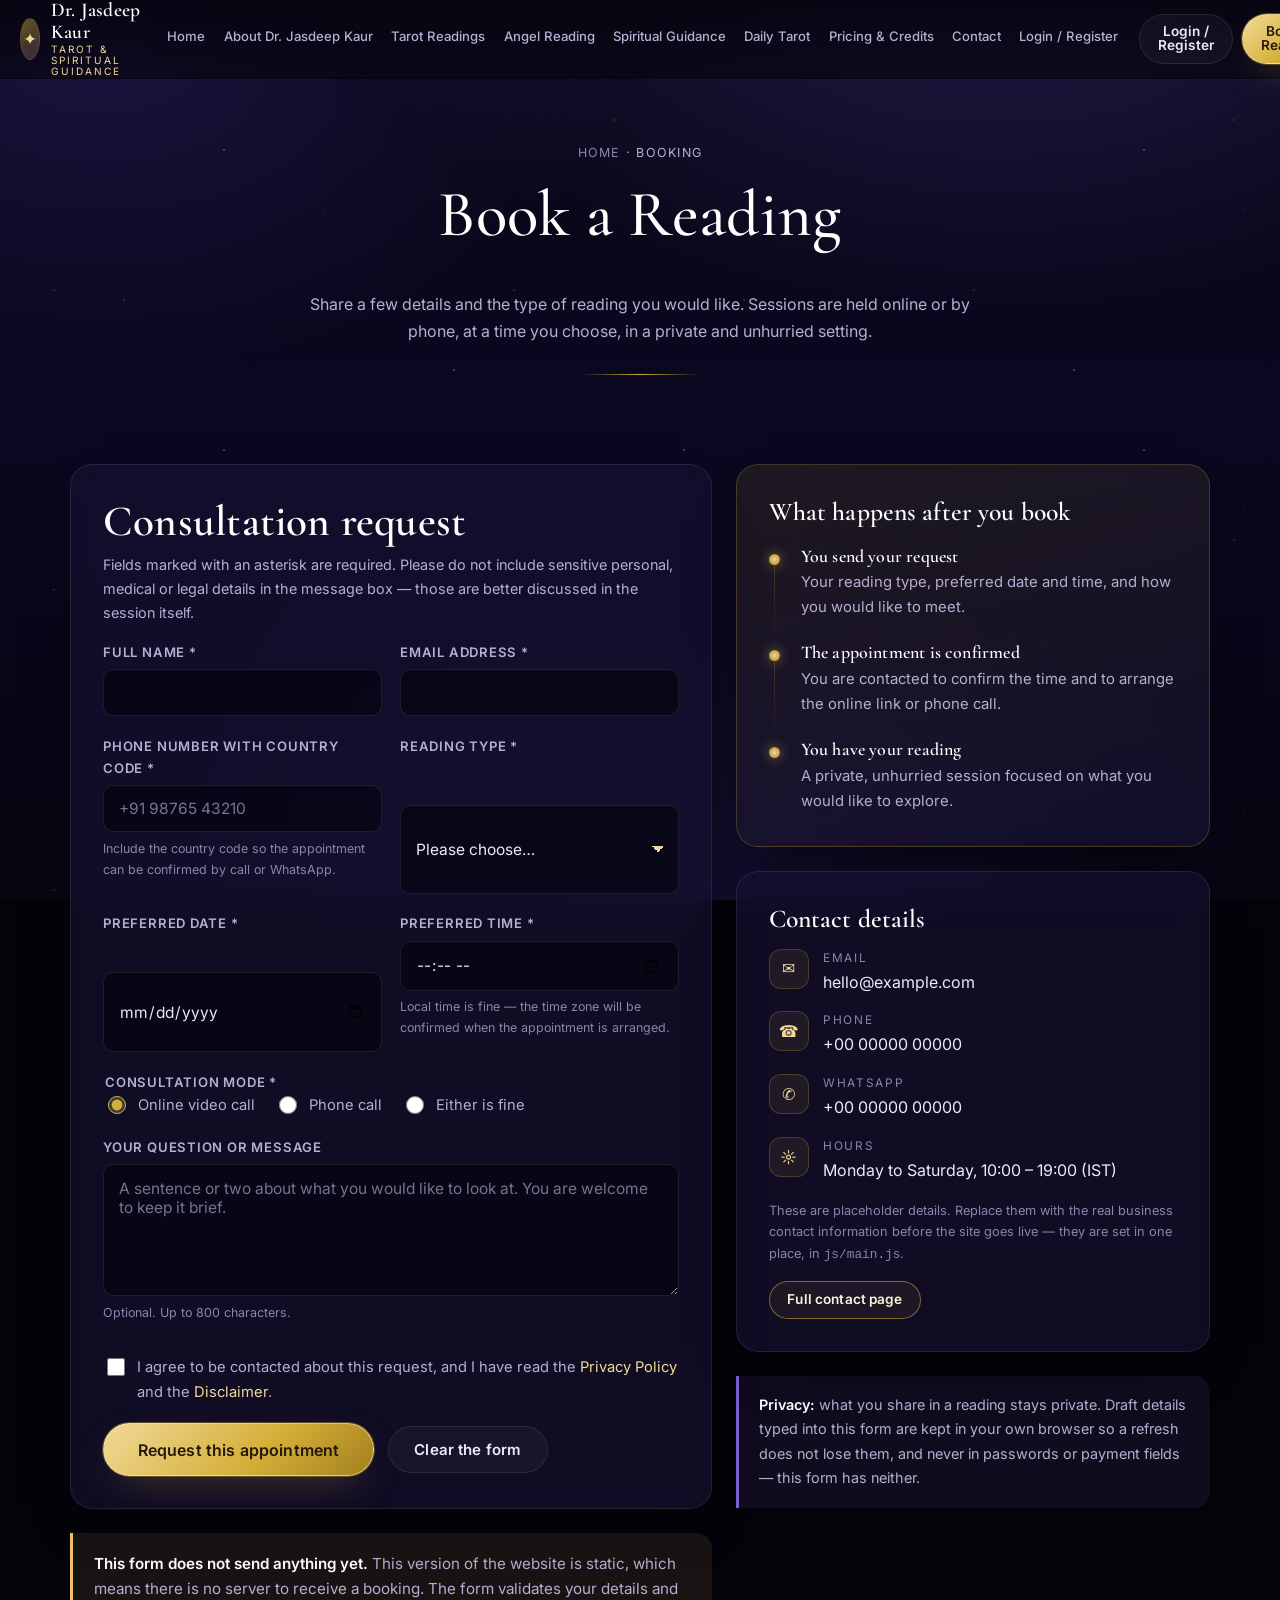
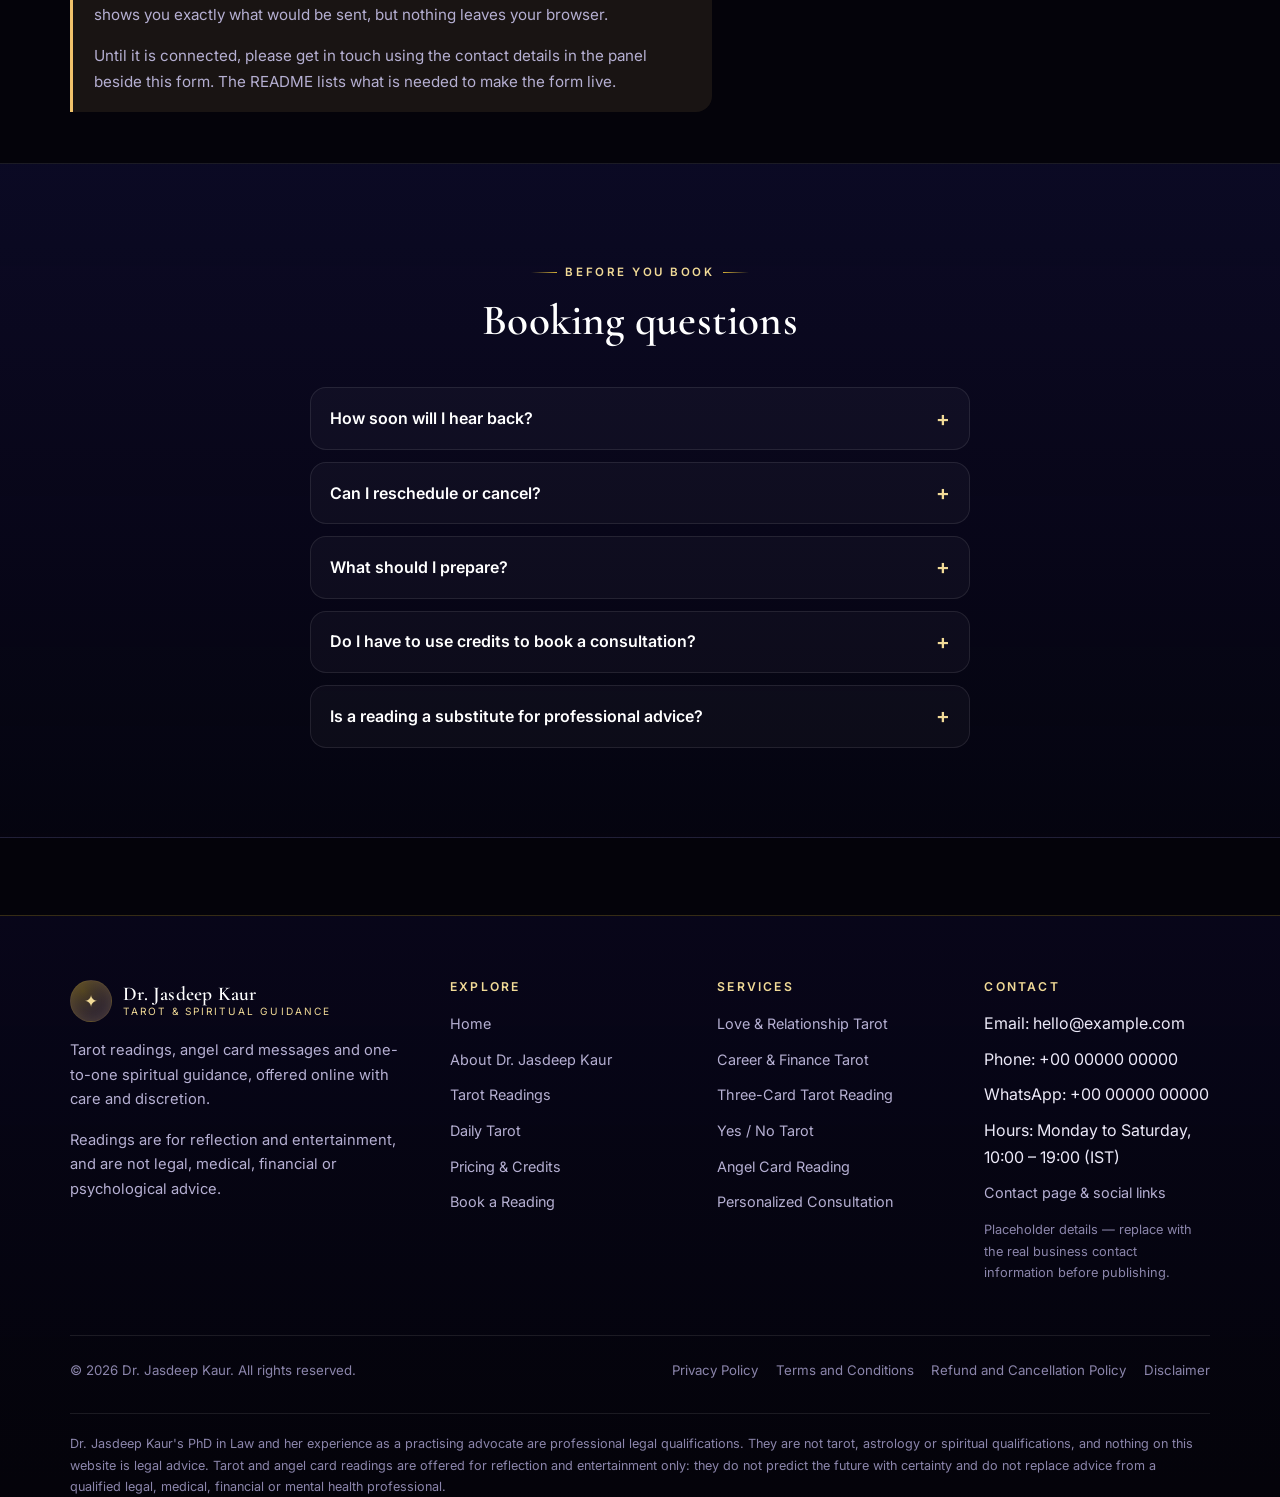
<file: booking.html>
<!DOCTYPE html>
<html lang="en">
<head>
<meta charset="utf-8">
<meta name="viewport" content="width=device-width, initial-scale=1">

<!-- TODO (before publishing): replace https://example.com with the live domain,
     supply a real 1200×630 social preview image and confirm every business detail. -->
<title>Book a Tarot Reading | Online or Phone Consultation</title>
<meta name="description" content="Request a private tarot reading or spiritual guidance session with Dr. Jasdeep Kaur. Choose your reading type, preferred date and time, and whether you would like to meet online or by phone.">
<link rel="canonical" href="https://example.com/booking.html">
<meta name="theme-color" content="#04030a">
<meta name="robots" content="index, follow">

<meta property="og:type" content="website">
<meta property="og:site_name" content="Dr. Jasdeep Kaur — Tarot &amp; Spiritual Guidance">
<meta property="og:title" content="Book a Tarot Reading with Dr. Jasdeep Kaur">
<meta property="og:description" content="Request a private tarot reading or spiritual guidance session with Dr. Jasdeep Kaur. Choose your reading type, preferred date and time, and whether you would like to meet online or by phone.">
<meta property="og:url" content="https://example.com/booking.html">
<meta property="og:image" content="https://example.com/assets/images/og-image-placeholder.svg">
<meta property="og:locale" content="en">
<meta name="twitter:card" content="summary_large_image">
<meta name="twitter:title" content="Book a Tarot Reading with Dr. Jasdeep Kaur">
<meta name="twitter:description" content="Request a private tarot reading or spiritual guidance session with Dr. Jasdeep Kaur. Choose your reading type, preferred date and time, and whether you would like to meet online or by phone.">
<meta name="twitter:image" content="https://example.com/assets/images/og-image-placeholder.svg">

<link rel="icon" href="assets/icons/favicon.svg" type="image/svg+xml">
<link rel="apple-touch-icon" href="assets/icons/favicon.svg">

<link rel="preconnect" href="https://fonts.googleapis.com">
<link rel="preconnect" href="https://fonts.gstatic.com" crossorigin>
<link href="https://fonts.googleapis.com/css2?family=Cormorant+Garamond:ital,wght@0,400;0,500;0,600;1,400&family=Inter:wght@400;500;600&display=swap" rel="stylesheet">

<link rel="stylesheet" href="css/style.css">
</head>
<body>
<a class="skip-link" href="#main">Skip to main content</a>
<div class="starfield" aria-hidden="true"></div>

<div class="page">

  <!-- ================= Header (identical on every page) ================= -->
  <header class="site-header" id="site-header">
    <div class="container container--wide header-inner">
      <a class="brand" href="index.html">
        <span class="brand__mark" aria-hidden="true">&#10022;</span>
        <span class="brand__text">
          <span class="brand__name">Dr. Jasdeep Kaur</span>
          <span class="brand__tag">Tarot &amp; Spiritual Guidance</span>
        </span>
      </a>

      <button class="nav-toggle" id="nav-toggle" type="button" aria-expanded="false" aria-controls="primary-nav">
        <span class="nav-toggle__bars" aria-hidden="true"></span>
        <span class="visually-hidden">Open navigation menu</span>
      </button>

      <nav class="primary-nav" id="primary-nav" aria-label="Primary">
        <ul class="nav-list">
          <li><a href="index.html">Home</a></li>
          <li><a href="about.html">About Dr. Jasdeep Kaur</a></li>
          <li><a href="readings.html">Tarot Readings</a></li>
          <li><a href="readings.html#angel-cards">Angel Reading</a></li>
          <li><a href="readings.html#spiritual-guidance">Spiritual Guidance</a></li>
          <li><a href="daily-tarot.html">Daily Tarot</a></li>
          <li><a href="pricing.html">Pricing &amp; Credits</a></li>
          <li><a href="contact.html">Contact</a></li>
          <li><a href="login.html">Login / Register</a></li>
        </ul>
        <div class="nav-actions">
          <a class="credit-chip header-credit" data-credit-chip hidden href="pricing.html#wallet">
            <span class="credit-chip__dot" aria-hidden="true">&#9672;</span>
            <span data-credit-chip-value>0</span> credits
          </a>
          <a class="btn btn--ghost btn--sm nav-actions__auth" href="login.html">Login / Register</a>
          <a class="btn btn--primary btn--sm" href="booking.html">Book a Reading</a>
        </div>
      </nav>
    </div>
  </header>

  <main id="main">

    <section class="page-hero">
      <div class="container">
        <p class="breadcrumb"><a href="index.html">Home</a> &middot; Booking</p>
        <h1>Book a Reading</h1>
        <p>
          Share a few details and the type of reading you would like. Sessions are held online or by phone, at a
          time you choose, in a private and unhurried setting.
        </p>
      </div>
    </section>

    <section class="section section--tight">
      <div class="container grid grid--sidebar">

        <!-- ============ Form ============ -->
        <div>
          <div class="card">
            <h2 style="margin-bottom:.4rem">Consultation request</h2>
            <p class="muted small">
              Fields marked with an asterisk are required. Please do not include sensitive personal, medical or
              legal details in the message box &mdash; those are better discussed in the session itself.
            </p>

            <p class="form-status" data-form-status hidden></p>

            <form id="booking-form" class="form" data-validated novalidate>
              <div class="form-grid">
                <div class="field">
                  <label for="booking-name">Full name *</label>
                  <input type="text" id="booking-name" name="name" autocomplete="name"
                         data-validate="name" data-label="your full name" required>
                  <p class="field-error" role="alert"></p>
                </div>

                <div class="field">
                  <label for="booking-email">Email address *</label>
                  <input type="email" id="booking-email" name="email" autocomplete="email"
                         data-validate="email" data-label="your email address" required>
                  <p class="field-error" role="alert"></p>
                </div>

                <div class="field">
                  <label for="booking-phone">Phone number with country code *</label>
                  <input type="tel" id="booking-phone" name="phone" autocomplete="tel"
                         placeholder="+91 98765 43210" data-validate="phone"
                         data-label="your phone number" required>
                  <p class="hint">Include the country code so the appointment can be confirmed by call or WhatsApp.</p>
                  <p class="field-error" role="alert"></p>
                </div>

                <div class="field">
                  <label for="booking-type">Reading type *</label>
                  <select id="booking-type" name="readingType" data-label="the reading type" required>
                    <option value="">Please choose&hellip;</option>
                    <option value="Three-Card Tarot Reading">Three-Card Tarot Reading</option>
                    <option value="Love &amp; Relationship Tarot">Love &amp; Relationship Tarot</option>
                    <option value="Career &amp; Finance Tarot">Career &amp; Finance Tarot</option>
                    <option value="Yes / No Tarot">Yes / No Tarot</option>
                    <option value="Angel Card Reading">Angel Card Reading</option>
                    <option value="Personalized Tarot Consultation">Personalized Tarot Consultation (45 min)</option>
                    <option value="Not sure yet">Not sure yet &mdash; please advise</option>
                  </select>
                  <p class="field-error" role="alert"></p>
                </div>

                <div class="field">
                  <label for="booking-date">Preferred date *</label>
                  <input type="date" id="booking-date" name="date" data-validate="date"
                         data-label="a preferred date" required>
                  <p class="field-error" role="alert"></p>
                </div>

                <div class="field">
                  <label for="booking-time">Preferred time *</label>
                  <input type="time" id="booking-time" name="time" data-label="a preferred time" required>
                  <p class="hint">Local time is fine &mdash; the time zone will be confirmed when the appointment is
                  arranged.</p>
                  <p class="field-error" role="alert"></p>
                </div>
              </div>

              <fieldset class="fieldset">
                <legend class="fieldset__legend">Consultation mode *</legend>
                <div class="radio-row">
                  <label><input type="radio" name="mode" value="Online video call" checked> Online video call</label>
                  <label><input type="radio" name="mode" value="Phone call"> Phone call</label>
                  <label><input type="radio" name="mode" value="Either is fine"> Either is fine</label>
                </div>
              </fieldset>

              <div class="field">
                <label for="booking-message">Your question or message</label>
                <textarea id="booking-message" name="message" maxlength="800"
                          placeholder="A sentence or two about what you would like to look at. You are welcome to keep it brief."></textarea>
                <p class="hint">Optional. Up to 800 characters.</p>
              </div>

              <div class="field check">
                <label>
                  <input type="checkbox" name="consent" data-label="the consent box" required>
                  <span>I agree to be contacted about this request, and I have read the
                  <a href="privacy-policy.html">Privacy Policy</a> and the
                  <a href="disclaimer.html">Disclaimer</a>.</span>
                </label>
                <p class="field-error" role="alert"></p>
              </div>

              <div class="btn-row">
                <button type="submit" class="btn btn--primary btn--lg">Request this appointment</button>
                <button type="reset" class="btn btn--ghost">Clear the form</button>
              </div>
            </form>
          </div>

          <div class="callout callout--warn" style="margin-top:1.5rem">
            <p><strong>This form does not send anything yet.</strong> This version of the website is static, which
            means there is no server to receive a booking. The form validates your details and shows you exactly
            what would be sent, but nothing leaves your browser.</p>
            <p style="margin-bottom:0">Until it is connected, please get in touch using the contact details in the
            panel beside this form. The README lists what is needed to make the form live.</p>
          </div>
        </div>

        <!-- ============ Side panel ============ -->
        <div>
          <div class="card card--gold">
            <h3>What happens after you book</h3>
            <ol class="timeline" style="margin-top:1.2rem">
              <li>
                <h4>You send your request</h4>
                <p class="small">Your reading type, preferred date and time, and how you would like to meet.</p>
              </li>
              <li>
                <h4>The appointment is confirmed</h4>
                <p class="small">You are contacted to confirm the time and to arrange the online link or phone call.</p>
              </li>
              <li>
                <h4>You have your reading</h4>
                <p class="small">A private, unhurried session focused on what you would like to explore.</p>
              </li>
            </ol>
          </div>

          <div class="card" style="margin-top:1.5rem">
            <h3>Contact details</h3>
            <ul class="contact-list" style="margin-top:1rem">
              <li>
                <span class="icon" aria-hidden="true">&#9993;</span>
                <span>
                  <span class="label">Email</span>
                  <span class="value" data-contact-email>hello@example.com</span>
                </span>
              </li>
              <li>
                <span class="icon" aria-hidden="true">&#9742;</span>
                <span>
                  <span class="label">Phone</span>
                  <span class="value" data-contact-phone>+00 00000 00000</span>
                </span>
              </li>
              <li>
                <span class="icon" aria-hidden="true">&#9990;</span>
                <span>
                  <span class="label">WhatsApp</span>
                  <span class="value" data-contact-whatsapp>+00 00000 00000</span>
                </span>
              </li>
              <li>
                <span class="icon" aria-hidden="true">&#9788;</span>
                <span>
                  <span class="label">Hours</span>
                  <span class="value" data-contact-hours>Monday to Saturday, 10:00 – 19:00 (IST)</span>
                </span>
              </li>
            </ul>
            <p class="xsmall dim" style="margin:1rem 0 0">
              These are placeholder details. Replace them with the real business contact information before the
              site goes live &mdash; they are set in one place, in
              <code>js/main.js</code>.
            </p>
            <a class="btn btn--outline btn--sm" href="contact.html" style="margin-top:1rem">Full contact page</a>
          </div>

          <div class="callout callout--violet" style="margin-top:1.5rem">
            <p class="small" style="margin:0">
              <strong>Privacy:</strong> what you share in a reading stays private. Draft details typed into this
              form are kept in your own browser so a refresh does not lose them, and never in passwords or payment
              fields &mdash; this form has neither.
            </p>
          </div>
        </div>

      </div>
    </section>

    <!-- ============ Booking FAQ ============ -->
    <section class="section section--alt">
      <div class="container">
        <div class="section-head section-head--center">
          <p class="eyebrow">Before you book</p>
          <h2>Booking questions</h2>
        </div>

        <div class="faq measure mx-auto">
          <details>
            <summary>How soon will I hear back?</summary>
            <div class="faq__body">
              <p>That depends on the studio's published response time, which the site owner should add to this page
              along with the real business hours. Please do not treat the placeholder hours in the footer as
              confirmed.</p>
            </div>
          </details>
          <details>
            <summary>Can I reschedule or cancel?</summary>
            <div class="faq__body">
              <p>Once a real booking system is in place, rescheduling and cancellation will follow the
              <a href="refund-policy.html">Refund and Cancellation Policy</a>. That policy is currently a template
              that the site owner needs to complete.</p>
            </div>
          </details>
          <details>
            <summary>What should I prepare?</summary>
            <div class="faq__body">
              <p>Nothing in particular. A rough sense of what you would like to look at is helpful, and it is fine
              to arrive with a question you have not been able to put into words yet.</p>
            </div>
          </details>
          <details>
            <summary>Do I have to use credits to book a consultation?</summary>
            <div class="faq__body">
              <p>On this demo, credits only apply to the automated readings in the
              <a href="readings.html#reading-experience">interactive reader</a>. A live consultation is arranged
              directly, and its fee would be confirmed with you before the appointment.</p>
            </div>
          </details>
          <details>
            <summary>Is a reading a substitute for professional advice?</summary>
            <div class="faq__body">
              <p>No. Readings are reflective and offered for entertainment. They are not legal, medical, financial
              or psychological advice. Please see the <a href="disclaimer.html">Disclaimer</a> for the full
              statement.</p>
            </div>
          </details>
        </div>
      </div>
    </section>

  </main>

  <!-- ================= Footer (identical on every page) ================= -->
  <footer class="site-footer">
    <div class="container">
      <div class="footer-grid">
        <div class="footer-brand">
          <a class="brand" href="index.html">
            <span class="brand__mark" aria-hidden="true">&#10022;</span>
            <span class="brand__text">
              <span class="brand__name">Dr. Jasdeep Kaur</span>
              <span class="brand__tag">Tarot &amp; Spiritual Guidance</span>
            </span>
          </a>
          <p style="margin-top:1rem">
            Tarot readings, angel card messages and one-to-one spiritual guidance, offered online with care and
            discretion.
          </p>
          <p class="small dim">
            Readings are for reflection and entertainment, and are not legal, medical, financial or psychological
            advice.
          </p>
        </div>

        <div class="footer-col">
          <h3>Explore</h3>
          <ul>
            <li><a href="index.html">Home</a></li>
            <li><a href="about.html">About Dr. Jasdeep Kaur</a></li>
            <li><a href="readings.html">Tarot Readings</a></li>
            <li><a href="daily-tarot.html">Daily Tarot</a></li>
            <li><a href="pricing.html">Pricing &amp; Credits</a></li>
            <li><a href="booking.html">Book a Reading</a></li>
          </ul>
        </div>

        <div class="footer-col">
          <h3>Services</h3>
          <ul>
            <li><a href="readings.html#love-relationships">Love &amp; Relationship Tarot</a></li>
            <li><a href="readings.html#career-finance">Career &amp; Finance Tarot</a></li>
            <li><a href="readings.html#three-card">Three-Card Tarot Reading</a></li>
            <li><a href="readings.html#yes-no">Yes / No Tarot</a></li>
            <li><a href="readings.html#angel-cards">Angel Card Reading</a></li>
            <li><a href="readings.html#spiritual-guidance">Personalized Consultation</a></li>
          </ul>
        </div>

        <div class="footer-col">
          <h3>Contact</h3>
          <ul>
            <li>Email: <span data-contact-email>hello@example.com</span></li>
            <li>Phone: <span data-contact-phone>+00 00000 00000</span></li>
            <li>WhatsApp: <span data-contact-whatsapp>+00 00000 00000</span></li>
            <li>Hours: <span data-contact-hours>Monday to Saturday, 10:00 – 19:00 (IST)</span></li>
            <li><a href="contact.html">Contact page &amp; social links</a></li>
          </ul>
          <p class="xsmall dim" style="margin-top:.8rem">
            Placeholder details &mdash; replace with the real business contact information before publishing.
          </p>
        </div>
      </div>

      <div class="footer-bottom">
        <p style="margin:0">&copy; <span data-current-year>2026</span> Dr. Jasdeep Kaur. All rights reserved.</p>
        <nav class="footer-legal" aria-label="Legal">
          <a href="privacy-policy.html">Privacy Policy</a>
          <a href="terms.html">Terms and Conditions</a>
          <a href="refund-policy.html">Refund and Cancellation Policy</a>
          <a href="disclaimer.html">Disclaimer</a>
        </nav>
      </div>

      <p class="footer-disclaimer">
        Dr. Jasdeep Kaur's PhD in Law and her experience as a practising advocate are professional legal
        qualifications. They are not tarot, astrology or spiritual qualifications, and nothing on this website is
        legal advice. Tarot and angel card readings are offered for reflection and entertainment only: they do not
        predict the future with certainty and do not replace advice from a qualified legal, medical, financial or
        mental health professional.
      </p>
    </div>
  </footer>

</div><!-- /.page -->

<script src="js/main.js" defer></script>
<script src="js/wallet.js" defer></script>
<script src="js/booking.js" defer></script>
</body>
</html>
</file>
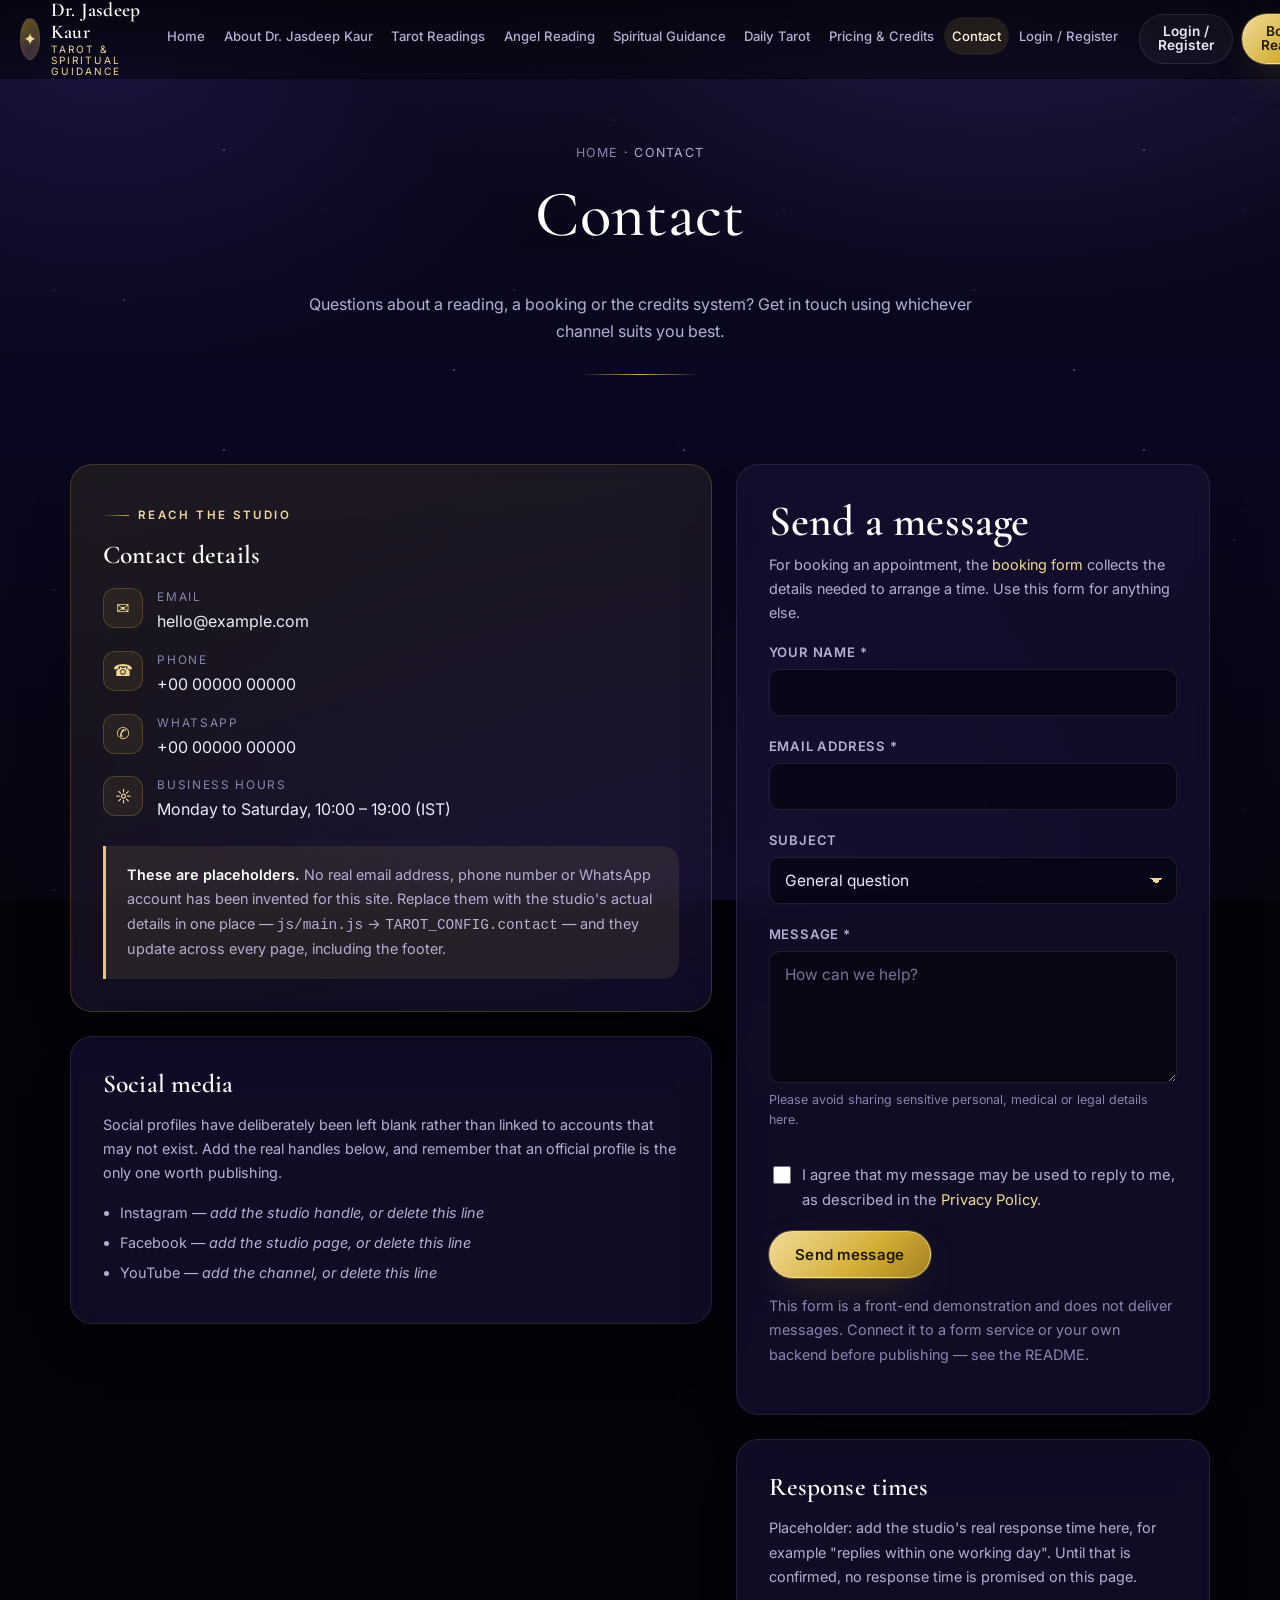
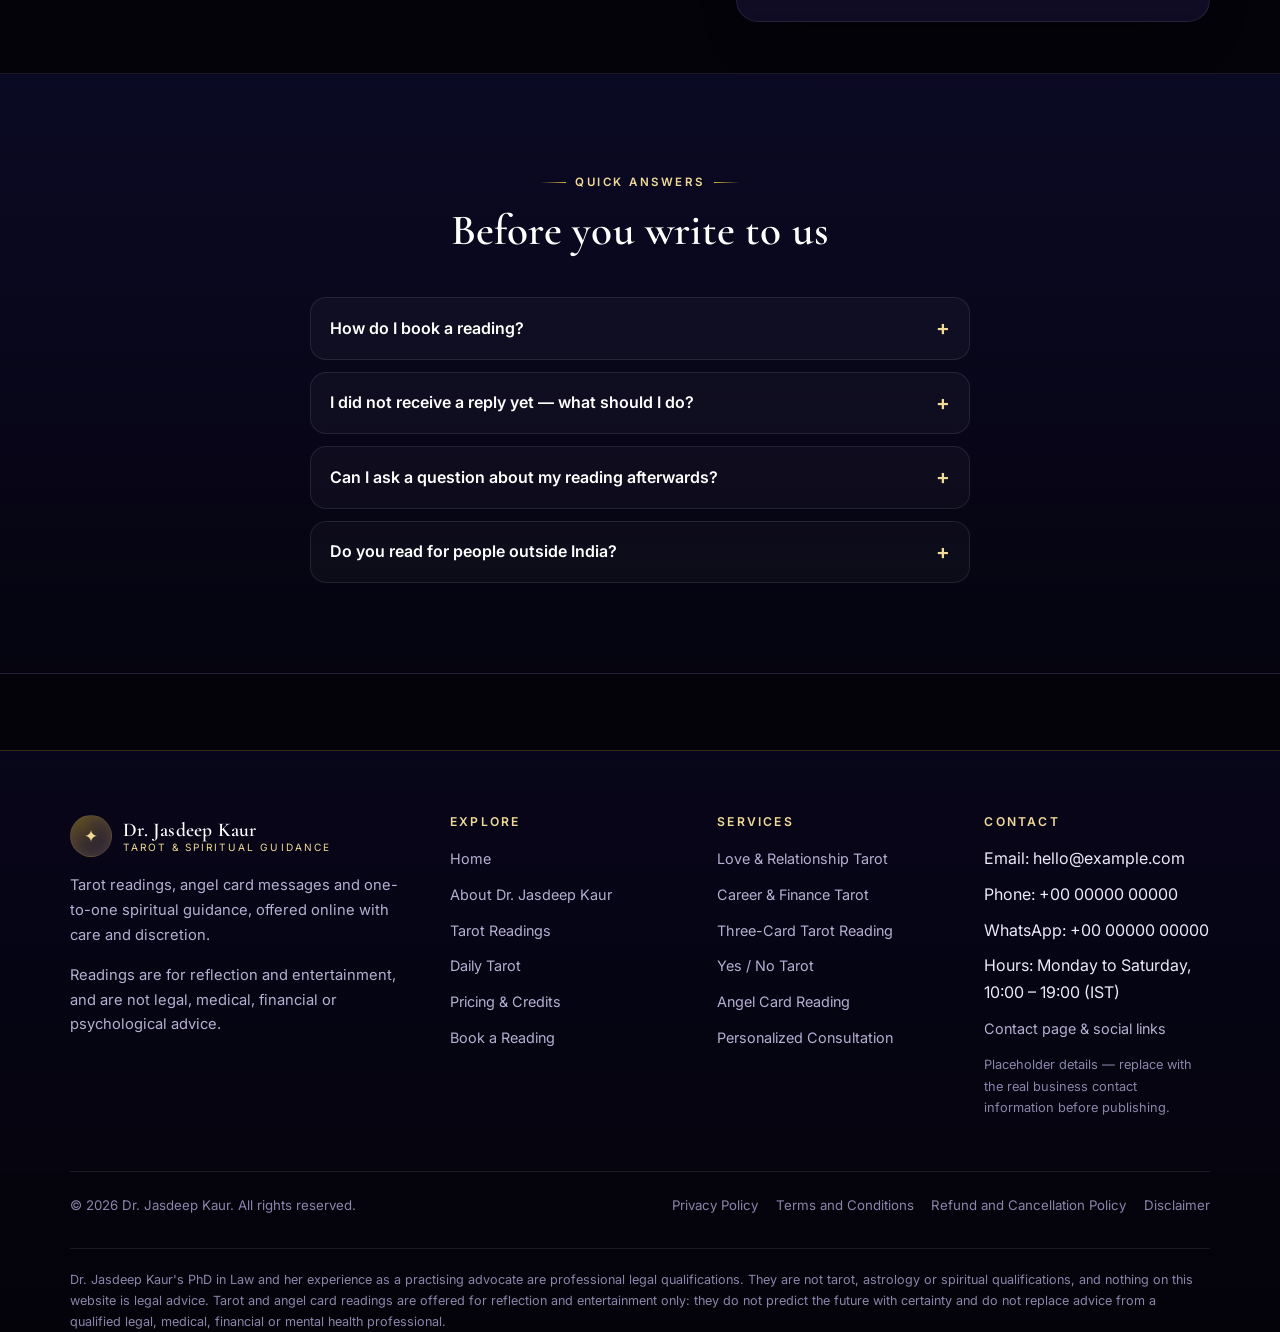
<file: contact.html>
<!DOCTYPE html>
<html lang="en">
<head>
<meta charset="utf-8">
<meta name="viewport" content="width=device-width, initial-scale=1">

<!-- TODO (before publishing): replace https://example.com with the live domain,
     supply a real 1200×630 social preview image and confirm every business detail. -->
<title>Contact | Dr. Jasdeep Kaur Tarot &amp; Spiritual Guidance</title>
<meta name="description" content="Get in touch about a tarot reading, an angel card message or a private consultation. Email, phone, WhatsApp and business hours for Dr. Jasdeep Kaur's practice.">
<link rel="canonical" href="https://example.com/contact.html">
<meta name="theme-color" content="#04030a">
<meta name="robots" content="index, follow">

<meta property="og:type" content="website">
<meta property="og:site_name" content="Dr. Jasdeep Kaur — Tarot &amp; Spiritual Guidance">
<meta property="og:title" content="Contact Dr. Jasdeep Kaur">
<meta property="og:description" content="Get in touch about a tarot reading, an angel card message or a private consultation. Email, phone, WhatsApp and business hours for Dr. Jasdeep Kaur's practice.">
<meta property="og:url" content="https://example.com/contact.html">
<meta property="og:image" content="https://example.com/assets/images/og-image-placeholder.svg">
<meta property="og:locale" content="en">
<meta name="twitter:card" content="summary_large_image">
<meta name="twitter:title" content="Contact Dr. Jasdeep Kaur">
<meta name="twitter:description" content="Get in touch about a tarot reading, an angel card message or a private consultation. Email, phone, WhatsApp and business hours for Dr. Jasdeep Kaur's practice.">
<meta name="twitter:image" content="https://example.com/assets/images/og-image-placeholder.svg">

<link rel="icon" href="assets/icons/favicon.svg" type="image/svg+xml">
<link rel="apple-touch-icon" href="assets/icons/favicon.svg">

<link rel="preconnect" href="https://fonts.googleapis.com">
<link rel="preconnect" href="https://fonts.gstatic.com" crossorigin>
<link href="https://fonts.googleapis.com/css2?family=Cormorant+Garamond:ital,wght@0,400;0,500;0,600;1,400&family=Inter:wght@400;500;600&display=swap" rel="stylesheet">

<link rel="stylesheet" href="css/style.css">
</head>
<body>
<a class="skip-link" href="#main">Skip to main content</a>
<div class="starfield" aria-hidden="true"></div>

<div class="page">

  <!-- ================= Header (identical on every page) ================= -->
  <header class="site-header" id="site-header">
    <div class="container container--wide header-inner">
      <a class="brand" href="index.html">
        <span class="brand__mark" aria-hidden="true">&#10022;</span>
        <span class="brand__text">
          <span class="brand__name">Dr. Jasdeep Kaur</span>
          <span class="brand__tag">Tarot &amp; Spiritual Guidance</span>
        </span>
      </a>

      <button class="nav-toggle" id="nav-toggle" type="button" aria-expanded="false" aria-controls="primary-nav">
        <span class="nav-toggle__bars" aria-hidden="true"></span>
        <span class="visually-hidden">Open navigation menu</span>
      </button>

      <nav class="primary-nav" id="primary-nav" aria-label="Primary">
        <ul class="nav-list">
          <li><a href="index.html">Home</a></li>
          <li><a href="about.html">About Dr. Jasdeep Kaur</a></li>
          <li><a href="readings.html">Tarot Readings</a></li>
          <li><a href="readings.html#angel-cards">Angel Reading</a></li>
          <li><a href="readings.html#spiritual-guidance">Spiritual Guidance</a></li>
          <li><a href="daily-tarot.html">Daily Tarot</a></li>
          <li><a href="pricing.html">Pricing &amp; Credits</a></li>
          <li><a href="contact.html">Contact</a></li>
          <li><a href="login.html">Login / Register</a></li>
        </ul>
        <div class="nav-actions">
          <a class="credit-chip header-credit" data-credit-chip hidden href="pricing.html#wallet">
            <span class="credit-chip__dot" aria-hidden="true">&#9672;</span>
            <span data-credit-chip-value>0</span> credits
          </a>
          <a class="btn btn--ghost btn--sm nav-actions__auth" href="login.html">Login / Register</a>
          <a class="btn btn--primary btn--sm" href="booking.html">Book a Reading</a>
        </div>
      </nav>
    </div>
  </header>

  <main id="main">

    <section class="page-hero">
      <div class="container">
        <p class="breadcrumb"><a href="index.html">Home</a> &middot; Contact</p>
        <h1>Contact</h1>
        <p>
          Questions about a reading, a booking or the credits system? Get in touch using whichever channel suits
          you best.
        </p>
      </div>
    </section>

    <section class="section section--tight">
      <div class="container grid grid--sidebar">

        <!-- ============ Contact details ============ -->
        <div>
          <div class="card card--gold">
            <p class="eyebrow">Reach the studio</p>
            <h2 style="font-size:1.6rem">Contact details</h2>

            <ul class="contact-list" style="margin-top:1.2rem">
              <li>
                <span class="icon" aria-hidden="true">&#9993;</span>
                <span>
                  <span class="label">Email</span>
                  <span class="value" data-contact-email>hello@example.com</span>
                </span>
              </li>
              <li>
                <span class="icon" aria-hidden="true">&#9742;</span>
                <span>
                  <span class="label">Phone</span>
                  <span class="value" data-contact-phone>+00 00000 00000</span>
                </span>
              </li>
              <li>
                <span class="icon" aria-hidden="true">&#9990;</span>
                <span>
                  <span class="label">WhatsApp</span>
                  <span class="value" data-contact-whatsapp>+00 00000 00000</span>
                </span>
              </li>
              <li>
                <span class="icon" aria-hidden="true">&#9788;</span>
                <span>
                  <span class="label">Business hours</span>
                  <span class="value" data-contact-hours>Monday to Saturday, 10:00 – 19:00 (IST)</span>
                </span>
              </li>
            </ul>

            <div class="callout callout--warn" style="margin-top:1.4rem">
              <p class="small" style="margin:0">
                <strong>These are placeholders.</strong> No real email address, phone number or WhatsApp account has
                been invented for this site. Replace them with the studio's actual details in one place &mdash;
                <code>js/main.js</code> &rarr; <code>TAROT_CONFIG.contact</code> &mdash; and they update across every
                page, including the footer.
              </p>
            </div>
          </div>

          <div class="card" style="margin-top:1.5rem">
            <h3>Social media</h3>
            <p class="muted small">
              Social profiles have deliberately been left blank rather than linked to accounts that may not exist.
              Add the real handles below, and remember that an official profile is the only one worth publishing.
            </p>
            <ul class="muted small" style="margin-bottom:0">
              <li>Instagram &mdash; <em>add the studio handle, or delete this line</em></li>
              <li>Facebook &mdash; <em>add the studio page, or delete this line</em></li>
              <li>YouTube &mdash; <em>add the channel, or delete this line</em></li>
            </ul>
          </div>
        </div>

        <!-- ============ Contact form ============ -->
        <div>
          <div class="card">
            <h2 style="margin-bottom:.4rem">Send a message</h2>
            <p class="muted small">
              For booking an appointment, the <a href="booking.html">booking form</a> collects the details needed to
              arrange a time. Use this form for anything else.
            </p>

            <p class="form-status" data-form-status hidden></p>

            <form id="contact-form" class="form" data-validated novalidate>
              <div class="field">
                <label for="contact-name">Your name *</label>
                <input type="text" id="contact-name" name="name" autocomplete="name"
                       data-validate="name" data-label="your name" required>
                <p class="field-error" role="alert"></p>
              </div>

              <div class="field">
                <label for="contact-email">Email address *</label>
                <input type="email" id="contact-email" name="email" autocomplete="email"
                       data-validate="email" data-label="your email address" required>
                <p class="field-error" role="alert"></p>
              </div>

              <div class="field">
                <label for="contact-subject">Subject</label>
                <select id="contact-subject" name="subject">
                  <option value="General question">General question</option>
                  <option value="About a reading">About a reading</option>
                  <option value="Booking an appointment">Booking an appointment</option>
                  <option value="Credits and payments">Credits and payments</option>
                  <option value="Something else">Something else</option>
                </select>
              </div>

              <div class="field">
                <label for="contact-message">Message *</label>
                <textarea id="contact-message" name="message" maxlength="1000"
                          data-validate="text" data-label="your message" required
                          placeholder="How can we help?"></textarea>
                <p class="hint">Please avoid sharing sensitive personal, medical or legal details here.</p>
                <p class="field-error" role="alert"></p>
              </div>

              <div class="field check">
                <label>
                  <input type="checkbox" name="consent" data-label="the consent box" required>
                  <span>I agree that my message may be used to reply to me, as described in the
                  <a href="privacy-policy.html">Privacy Policy</a>.</span>
                </label>
                <p class="field-error" role="alert"></p>
              </div>

              <div class="btn-row">
                <button type="submit" class="btn btn--primary">Send message</button>
              </div>
            </form>

            <p class="small dim" style="margin-top:1rem">
              This form is a front-end demonstration and does not deliver messages. Connect it to a form service or
              your own backend before publishing &mdash; see the README.
            </p>
          </div>

          <div class="card" style="margin-top:1.5rem">
            <h3>Response times</h3>
            <p class="muted small" style="margin-bottom:0">
              Placeholder: add the studio's real response time here, for example "replies within one working day".
              Until that is confirmed, no response time is promised on this page.
            </p>
          </div>
        </div>

      </div>
    </section>

    <section class="section section--alt">
      <div class="container">
        <div class="section-head section-head--center">
          <p class="eyebrow">Quick answers</p>
          <h2>Before you write to us</h2>
        </div>
        <div class="faq measure mx-auto">
          <details>
            <summary>How do I book a reading?</summary>
            <div class="faq__body"><p>Use the <a href="booking.html">booking form</a>. It asks for your preferred
            date and time, the type of reading, and how you would like to meet.</p></div>
          </details>
          <details>
            <summary>I did not receive a reply yet &mdash; what should I do?</summary>
            <div class="faq__body"><p>Please check your spam folder first, then write again. The published response
            time will be added to this page once the studio confirms it.</p></div>
          </details>
          <details>
            <summary>Can I ask a question about my reading afterwards?</summary>
            <div class="faq__body"><p>Yes. Follow-up questions after a consultation are welcome, and a longer
            session can be arranged if you would like to go further into something.</p></div>
          </details>
          <details>
            <summary>Do you read for people outside India?</summary>
            <div class="faq__body"><p>Sessions are held online or by phone, so location is rarely a barrier &mdash;
            but please confirm the studio's availability in your time zone when booking.</p></div>
          </details>
        </div>
      </div>
    </section>

  </main>

  <!-- ================= Footer (identical on every page) ================= -->
  <footer class="site-footer">
    <div class="container">
      <div class="footer-grid">
        <div class="footer-brand">
          <a class="brand" href="index.html">
            <span class="brand__mark" aria-hidden="true">&#10022;</span>
            <span class="brand__text">
              <span class="brand__name">Dr. Jasdeep Kaur</span>
              <span class="brand__tag">Tarot &amp; Spiritual Guidance</span>
            </span>
          </a>
          <p style="margin-top:1rem">
            Tarot readings, angel card messages and one-to-one spiritual guidance, offered online with care and
            discretion.
          </p>
          <p class="small dim">
            Readings are for reflection and entertainment, and are not legal, medical, financial or psychological
            advice.
          </p>
        </div>

        <div class="footer-col">
          <h3>Explore</h3>
          <ul>
            <li><a href="index.html">Home</a></li>
            <li><a href="about.html">About Dr. Jasdeep Kaur</a></li>
            <li><a href="readings.html">Tarot Readings</a></li>
            <li><a href="daily-tarot.html">Daily Tarot</a></li>
            <li><a href="pricing.html">Pricing &amp; Credits</a></li>
            <li><a href="booking.html">Book a Reading</a></li>
          </ul>
        </div>

        <div class="footer-col">
          <h3>Services</h3>
          <ul>
            <li><a href="readings.html#love-relationships">Love &amp; Relationship Tarot</a></li>
            <li><a href="readings.html#career-finance">Career &amp; Finance Tarot</a></li>
            <li><a href="readings.html#three-card">Three-Card Tarot Reading</a></li>
            <li><a href="readings.html#yes-no">Yes / No Tarot</a></li>
            <li><a href="readings.html#angel-cards">Angel Card Reading</a></li>
            <li><a href="readings.html#spiritual-guidance">Personalized Consultation</a></li>
          </ul>
        </div>

        <div class="footer-col">
          <h3>Contact</h3>
          <ul>
            <li>Email: <span data-contact-email>hello@example.com</span></li>
            <li>Phone: <span data-contact-phone>+00 00000 00000</span></li>
            <li>WhatsApp: <span data-contact-whatsapp>+00 00000 00000</span></li>
            <li>Hours: <span data-contact-hours>Monday to Saturday, 10:00 – 19:00 (IST)</span></li>
            <li><a href="contact.html">Contact page &amp; social links</a></li>
          </ul>
          <p class="xsmall dim" style="margin-top:.8rem">
            Placeholder details &mdash; replace with the real business contact information before publishing.
          </p>
        </div>
      </div>

      <div class="footer-bottom">
        <p style="margin:0">&copy; <span data-current-year>2026</span> Dr. Jasdeep Kaur. All rights reserved.</p>
        <nav class="footer-legal" aria-label="Legal">
          <a href="privacy-policy.html">Privacy Policy</a>
          <a href="terms.html">Terms and Conditions</a>
          <a href="refund-policy.html">Refund and Cancellation Policy</a>
          <a href="disclaimer.html">Disclaimer</a>
        </nav>
      </div>

      <p class="footer-disclaimer">
        Dr. Jasdeep Kaur's PhD in Law and her experience as a practising advocate are professional legal
        qualifications. They are not tarot, astrology or spiritual qualifications, and nothing on this website is
        legal advice. Tarot and angel card readings are offered for reflection and entertainment only: they do not
        predict the future with certainty and do not replace advice from a qualified legal, medical, financial or
        mental health professional.
      </p>
    </div>
  </footer>

</div><!-- /.page -->

<script src="js/main.js" defer></script>
<script src="js/wallet.js" defer></script>
<script src="js/booking.js" defer></script>
</body>
</html>
</file>
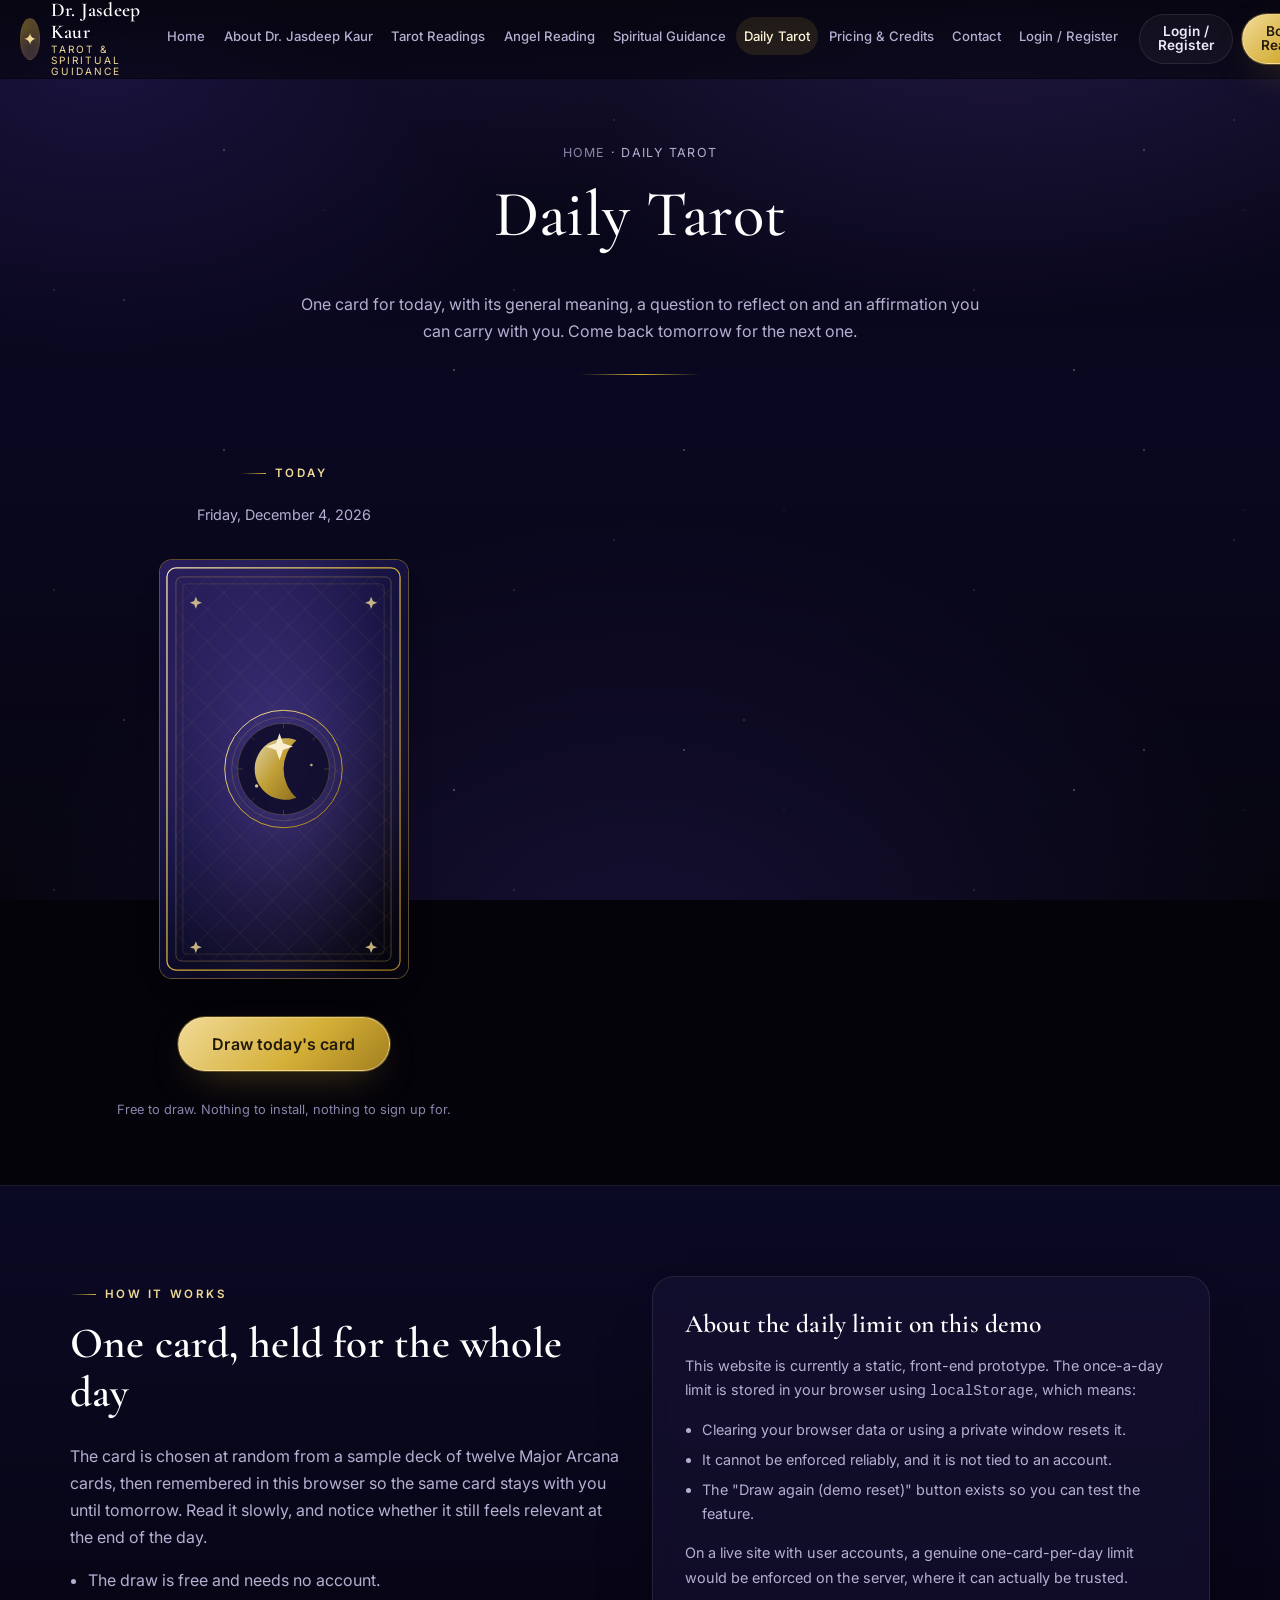
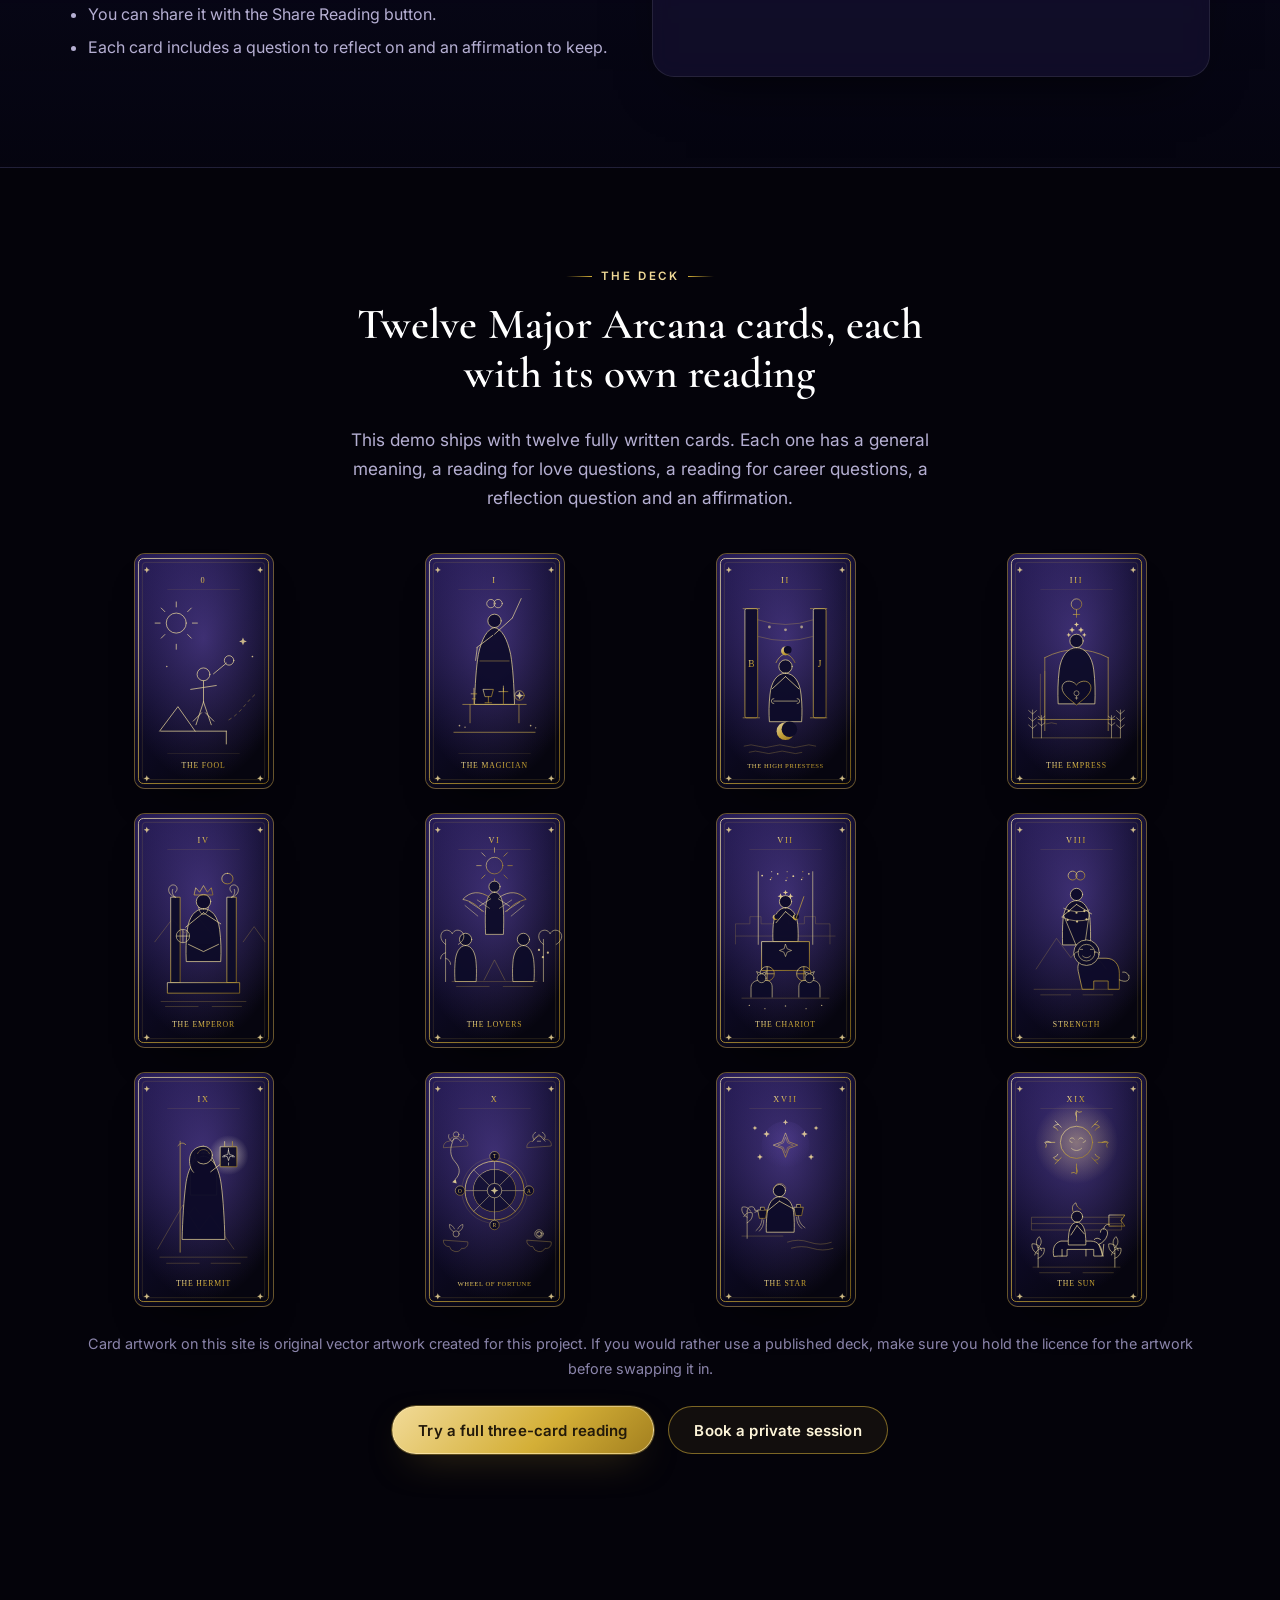
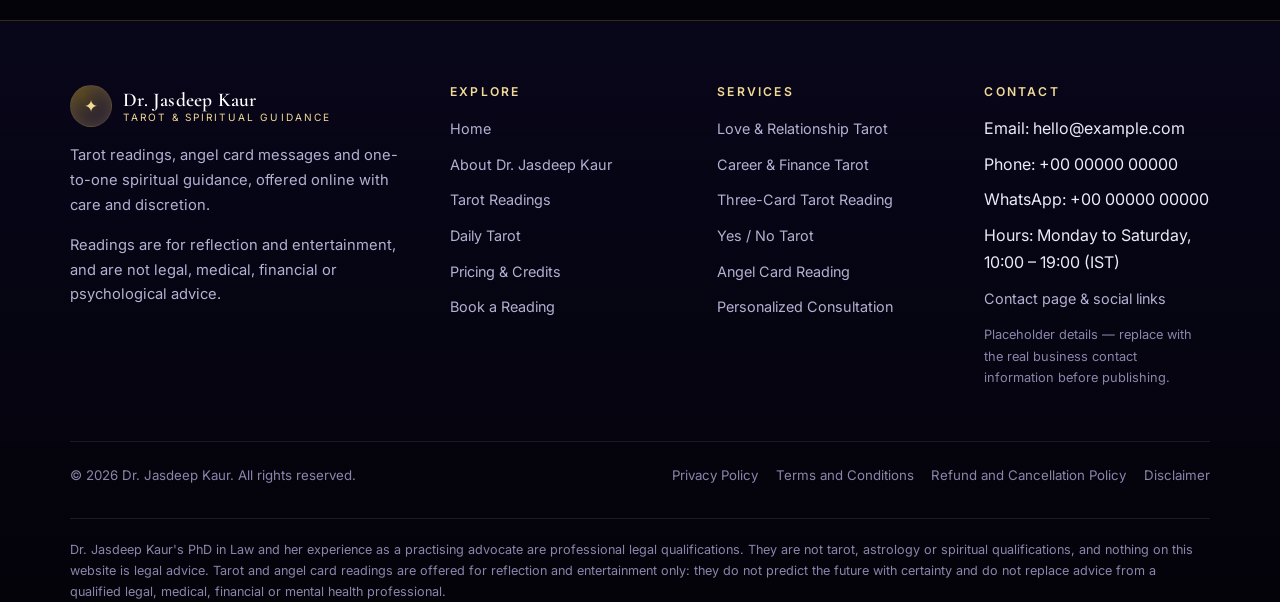
<file: daily-tarot.html>
<!DOCTYPE html>
<html lang="en">
<head>
<meta charset="utf-8">
<meta name="viewport" content="width=device-width, initial-scale=1">

<!-- TODO (before publishing): replace https://example.com with the live domain,
     supply a real 1200×630 social preview image and confirm every business detail. -->
<title>Daily Tarot Reading | One Card, One Reflection, Every Day</title>
<meta name="description" content="Draw your free daily tarot card from Dr. Jasdeep Kaur. Each card comes with its general meaning, a reflection question and a suggested affirmation for the day ahead.">
<link rel="canonical" href="https://example.com/daily-tarot.html">
<meta name="theme-color" content="#04030a">
<meta name="robots" content="index, follow">

<meta property="og:type" content="website">
<meta property="og:site_name" content="Dr. Jasdeep Kaur — Tarot &amp; Spiritual Guidance">
<meta property="og:title" content="Daily Tarot Reading">
<meta property="og:description" content="Draw your free daily tarot card from Dr. Jasdeep Kaur. Each card comes with its general meaning, a reflection question and a suggested affirmation for the day ahead.">
<meta property="og:url" content="https://example.com/daily-tarot.html">
<meta property="og:image" content="https://example.com/assets/images/og-image-placeholder.svg">
<meta property="og:locale" content="en">
<meta name="twitter:card" content="summary_large_image">
<meta name="twitter:title" content="Daily Tarot Reading">
<meta name="twitter:description" content="Draw your free daily tarot card from Dr. Jasdeep Kaur. Each card comes with its general meaning, a reflection question and a suggested affirmation for the day ahead.">
<meta name="twitter:image" content="https://example.com/assets/images/og-image-placeholder.svg">

<link rel="icon" href="assets/icons/favicon.svg" type="image/svg+xml">
<link rel="apple-touch-icon" href="assets/icons/favicon.svg">

<link rel="preconnect" href="https://fonts.googleapis.com">
<link rel="preconnect" href="https://fonts.gstatic.com" crossorigin>
<link href="https://fonts.googleapis.com/css2?family=Cormorant+Garamond:ital,wght@0,400;0,500;0,600;1,400&family=Inter:wght@400;500;600&display=swap" rel="stylesheet">

<link rel="stylesheet" href="css/style.css">
</head>
<body>
<a class="skip-link" href="#main">Skip to main content</a>
<div class="starfield" aria-hidden="true"></div>

<div class="page">

  <!-- ================= Header (identical on every page) ================= -->
  <header class="site-header" id="site-header">
    <div class="container container--wide header-inner">
      <a class="brand" href="index.html">
        <span class="brand__mark" aria-hidden="true">&#10022;</span>
        <span class="brand__text">
          <span class="brand__name">Dr. Jasdeep Kaur</span>
          <span class="brand__tag">Tarot &amp; Spiritual Guidance</span>
        </span>
      </a>

      <button class="nav-toggle" id="nav-toggle" type="button" aria-expanded="false" aria-controls="primary-nav">
        <span class="nav-toggle__bars" aria-hidden="true"></span>
        <span class="visually-hidden">Open navigation menu</span>
      </button>

      <nav class="primary-nav" id="primary-nav" aria-label="Primary">
        <ul class="nav-list">
          <li><a href="index.html">Home</a></li>
          <li><a href="about.html">About Dr. Jasdeep Kaur</a></li>
          <li><a href="readings.html">Tarot Readings</a></li>
          <li><a href="readings.html#angel-cards">Angel Reading</a></li>
          <li><a href="readings.html#spiritual-guidance">Spiritual Guidance</a></li>
          <li><a href="daily-tarot.html">Daily Tarot</a></li>
          <li><a href="pricing.html">Pricing &amp; Credits</a></li>
          <li><a href="contact.html">Contact</a></li>
          <li><a href="login.html">Login / Register</a></li>
        </ul>
        <div class="nav-actions">
          <a class="credit-chip header-credit" data-credit-chip hidden href="pricing.html#wallet">
            <span class="credit-chip__dot" aria-hidden="true">&#9672;</span>
            <span data-credit-chip-value>0</span> credits
          </a>
          <a class="btn btn--ghost btn--sm nav-actions__auth" href="login.html">Login / Register</a>
          <a class="btn btn--primary btn--sm" href="booking.html">Book a Reading</a>
        </div>
      </nav>
    </div>
  </header>

  <main id="main">

    <section class="page-hero">
      <div class="container">
        <p class="breadcrumb"><a href="index.html">Home</a> &middot; Daily Tarot</p>
        <h1>Daily Tarot</h1>
        <p>
          One card for today, with its general meaning, a question to reflect on and an affirmation you can carry
          with you. Come back tomorrow for the next one.
        </p>
      </div>
    </section>

    <section class="section section--tight">
      <div class="container">
        <div class="daily-layout" id="daily-app">

          <div class="daily-card-wrap">
            <p class="eyebrow" style="margin-bottom:.2rem">Today</p>
            <p class="muted small" data-daily-date style="margin-bottom:1rem"></p>

            <div class="daily-card-slot">
              <div class="deck-card deck-card--static" data-daily-card>
                <span class="deck-card__inner">
                  <span class="deck-card__face deck-card__face--back">
                    <img src="assets/tarot-cards/card-back.svg" alt="" width="500" height="840" decoding="async">
                  </span>
                  <span class="deck-card__face deck-card__face--front">
                    <img data-daily-art src="assets/tarot-cards/card-back.svg" alt="Your tarot card for today" width="500" height="840" decoding="async">
                  </span>
                </span>
              </div>
            </div>

            <button type="button" class="btn btn--primary btn--lg" data-daily-draw style="margin-top:1.4rem">
              Draw today's card
            </button>
            <p class="xsmall dim" style="margin-top:.8rem;text-align:center">
              Free to draw. Nothing to install, nothing to sign up for.
            </p>
          </div>

          <div>
            <p class="form-status" data-daily-status hidden></p>

            <div data-daily-panel hidden>
              <h2 data-daily-name style="margin-bottom:.2rem">&mdash;</h2>
              <p class="dim small" data-daily-numeral></p>
              <p class="gold small" data-daily-keywords></p>

              <dl class="daily-details">
                <dt>General meaning</dt>
                <dd data-daily-meaning></dd>

                <dt>Reflection question</dt>
                <dd data-daily-reflection></dd>

                <dt>Suggested affirmation</dt>
                <dd><p class="affirmation" data-daily-affirmation></p></dd>
              </dl>

              <div class="btn-row" data-daily-actions hidden style="margin-top:1.6rem">
                <button type="button" class="btn btn--outline" data-daily-share>Share Reading</button>
                <a class="btn btn--ghost" href="readings.html#reading-experience">Try a full reading</a>
                <button type="button" class="btn btn--ghost" data-daily-reset hidden>Draw again (demo reset)</button>
              </div>

              <p class="small dim" style="margin-top:1.4rem">
                A daily card is a prompt for attention rather than a forecast. Nothing here predicts what will
                happen today.
              </p>
            </div>
          </div>

        </div>
      </div>
    </section>

    <!-- ============ How the daily draw works ============ -->
    <section class="section section--alt">
      <div class="container grid grid--2" data-reveal>
        <div>
          <p class="eyebrow">How it works</p>
          <h2>One card, held for the whole day</h2>
          <p class="muted">
            The card is chosen at random from a sample deck of twelve Major Arcana cards, then remembered in this
            browser so the same card stays with you until tomorrow. Read it slowly, and notice whether it still
            feels relevant at the end of the day.
          </p>
          <ul class="muted">
            <li>The draw is free and needs no account.</li>
            <li>You can share it with the Share Reading button.</li>
            <li>Each card includes a question to reflect on and an affirmation to keep.</li>
          </ul>
        </div>

        <div class="card">
          <h3>About the daily limit on this demo</h3>
          <p class="muted small">
            This website is currently a static, front-end prototype. The once-a-day limit is stored in your browser
            using <code>localStorage</code>, which means:
          </p>
          <ul class="muted small">
            <li>Clearing your browser data or using a private window resets it.</li>
            <li>It cannot be enforced reliably, and it is not tied to an account.</li>
            <li>The "Draw again (demo reset)" button exists so you can test the feature.</li>
          </ul>
          <p class="muted small" style="margin-bottom:0">
            On a live site with user accounts, a genuine one-card-per-day limit would be enforced on the server,
            where it can actually be trusted.
          </p>
        </div>
      </div>
    </section>

    <!-- ============ Sample deck note ============ -->
    <section class="section">
      <div class="container">
        <div class="section-head section-head--center">
          <p class="eyebrow">The deck</p>
          <h2>Twelve Major Arcana cards, each with its own reading</h2>
          <p class="lede">
            This demo ships with twelve fully written cards. Each one has a general meaning, a reading for love
            questions, a reading for career questions, a reflection question and an affirmation.
          </p>
        </div>

        <div class="grid grid--4">
          <div class="tarot-card tarot-card--sm" style="margin-inline:auto">
            <img src="assets/tarot-cards/the-fool.svg" alt="The Fool tarot card" width="500" height="840" loading="lazy" decoding="async">
          </div>
          <div class="tarot-card tarot-card--sm" style="margin-inline:auto">
            <img src="assets/tarot-cards/the-magician.svg" alt="The Magician tarot card" width="500" height="840" loading="lazy" decoding="async">
          </div>
          <div class="tarot-card tarot-card--sm" style="margin-inline:auto">
            <img src="assets/tarot-cards/the-high-priestess.svg" alt="The High Priestess tarot card" width="500" height="840" loading="lazy" decoding="async">
          </div>
          <div class="tarot-card tarot-card--sm" style="margin-inline:auto">
            <img src="assets/tarot-cards/the-empress.svg" alt="The Empress tarot card" width="500" height="840" loading="lazy" decoding="async">
          </div>
          <div class="tarot-card tarot-card--sm" style="margin-inline:auto">
            <img src="assets/tarot-cards/the-emperor.svg" alt="The Emperor tarot card" width="500" height="840" loading="lazy" decoding="async">
          </div>
          <div class="tarot-card tarot-card--sm" style="margin-inline:auto">
            <img src="assets/tarot-cards/the-lovers.svg" alt="The Lovers tarot card" width="500" height="840" loading="lazy" decoding="async">
          </div>
          <div class="tarot-card tarot-card--sm" style="margin-inline:auto">
            <img src="assets/tarot-cards/the-chariot.svg" alt="The Chariot tarot card" width="500" height="840" loading="lazy" decoding="async">
          </div>
          <div class="tarot-card tarot-card--sm" style="margin-inline:auto">
            <img src="assets/tarot-cards/strength.svg" alt="Strength tarot card" width="500" height="840" loading="lazy" decoding="async">
          </div>
          <div class="tarot-card tarot-card--sm" style="margin-inline:auto">
            <img src="assets/tarot-cards/the-hermit.svg" alt="The Hermit tarot card" width="500" height="840" loading="lazy" decoding="async">
          </div>
          <div class="tarot-card tarot-card--sm" style="margin-inline:auto">
            <img src="assets/tarot-cards/wheel-of-fortune.svg" alt="Wheel of Fortune tarot card" width="500" height="840" loading="lazy" decoding="async">
          </div>
          <div class="tarot-card tarot-card--sm" style="margin-inline:auto">
            <img src="assets/tarot-cards/the-star.svg" alt="The Star tarot card" width="500" height="840" loading="lazy" decoding="async">
          </div>
          <div class="tarot-card tarot-card--sm" style="margin-inline:auto">
            <img src="assets/tarot-cards/the-sun.svg" alt="The Sun tarot card" width="500" height="840" loading="lazy" decoding="async">
          </div>
        </div>

        <p class="small dim center" style="margin-top:1.6rem">
          Card artwork on this site is original vector artwork created for this project. If you would rather use a
          published deck, make sure you hold the licence for the artwork before swapping it in.
        </p>

        <div class="btn-row" style="justify-content:center;margin-top:1.6rem">
          <a class="btn btn--primary" href="readings.html#reading-experience">Try a full three-card reading</a>
          <a class="btn btn--outline" href="booking.html">Book a private session</a>
        </div>
      </div>
    </section>

  </main>

  <!-- ================= Footer (identical on every page) ================= -->
  <footer class="site-footer">
    <div class="container">
      <div class="footer-grid">
        <div class="footer-brand">
          <a class="brand" href="index.html">
            <span class="brand__mark" aria-hidden="true">&#10022;</span>
            <span class="brand__text">
              <span class="brand__name">Dr. Jasdeep Kaur</span>
              <span class="brand__tag">Tarot &amp; Spiritual Guidance</span>
            </span>
          </a>
          <p style="margin-top:1rem">
            Tarot readings, angel card messages and one-to-one spiritual guidance, offered online with care and
            discretion.
          </p>
          <p class="small dim">
            Readings are for reflection and entertainment, and are not legal, medical, financial or psychological
            advice.
          </p>
        </div>

        <div class="footer-col">
          <h3>Explore</h3>
          <ul>
            <li><a href="index.html">Home</a></li>
            <li><a href="about.html">About Dr. Jasdeep Kaur</a></li>
            <li><a href="readings.html">Tarot Readings</a></li>
            <li><a href="daily-tarot.html">Daily Tarot</a></li>
            <li><a href="pricing.html">Pricing &amp; Credits</a></li>
            <li><a href="booking.html">Book a Reading</a></li>
          </ul>
        </div>

        <div class="footer-col">
          <h3>Services</h3>
          <ul>
            <li><a href="readings.html#love-relationships">Love &amp; Relationship Tarot</a></li>
            <li><a href="readings.html#career-finance">Career &amp; Finance Tarot</a></li>
            <li><a href="readings.html#three-card">Three-Card Tarot Reading</a></li>
            <li><a href="readings.html#yes-no">Yes / No Tarot</a></li>
            <li><a href="readings.html#angel-cards">Angel Card Reading</a></li>
            <li><a href="readings.html#spiritual-guidance">Personalized Consultation</a></li>
          </ul>
        </div>

        <div class="footer-col">
          <h3>Contact</h3>
          <ul>
            <li>Email: <span data-contact-email>hello@example.com</span></li>
            <li>Phone: <span data-contact-phone>+00 00000 00000</span></li>
            <li>WhatsApp: <span data-contact-whatsapp>+00 00000 00000</span></li>
            <li>Hours: <span data-contact-hours>Monday to Saturday, 10:00 – 19:00 (IST)</span></li>
            <li><a href="contact.html">Contact page &amp; social links</a></li>
          </ul>
          <p class="xsmall dim" style="margin-top:.8rem">
            Placeholder details &mdash; replace with the real business contact information before publishing.
          </p>
        </div>
      </div>

      <div class="footer-bottom">
        <p style="margin:0">&copy; <span data-current-year>2026</span> Dr. Jasdeep Kaur. All rights reserved.</p>
        <nav class="footer-legal" aria-label="Legal">
          <a href="privacy-policy.html">Privacy Policy</a>
          <a href="terms.html">Terms and Conditions</a>
          <a href="refund-policy.html">Refund and Cancellation Policy</a>
          <a href="disclaimer.html">Disclaimer</a>
        </nav>
      </div>

      <p class="footer-disclaimer">
        Dr. Jasdeep Kaur's PhD in Law and her experience as a practising advocate are professional legal
        qualifications. They are not tarot, astrology or spiritual qualifications, and nothing on this website is
        legal advice. Tarot and angel card readings are offered for reflection and entertainment only: they do not
        predict the future with certainty and do not replace advice from a qualified legal, medical, financial or
        mental health professional.
      </p>
    </div>
  </footer>

</div><!-- /.page -->

<script src="js/main.js" defer></script>
<script src="js/wallet.js" defer></script>
<script src="js/tarot.js" defer></script>
</body>
</html>
</file>
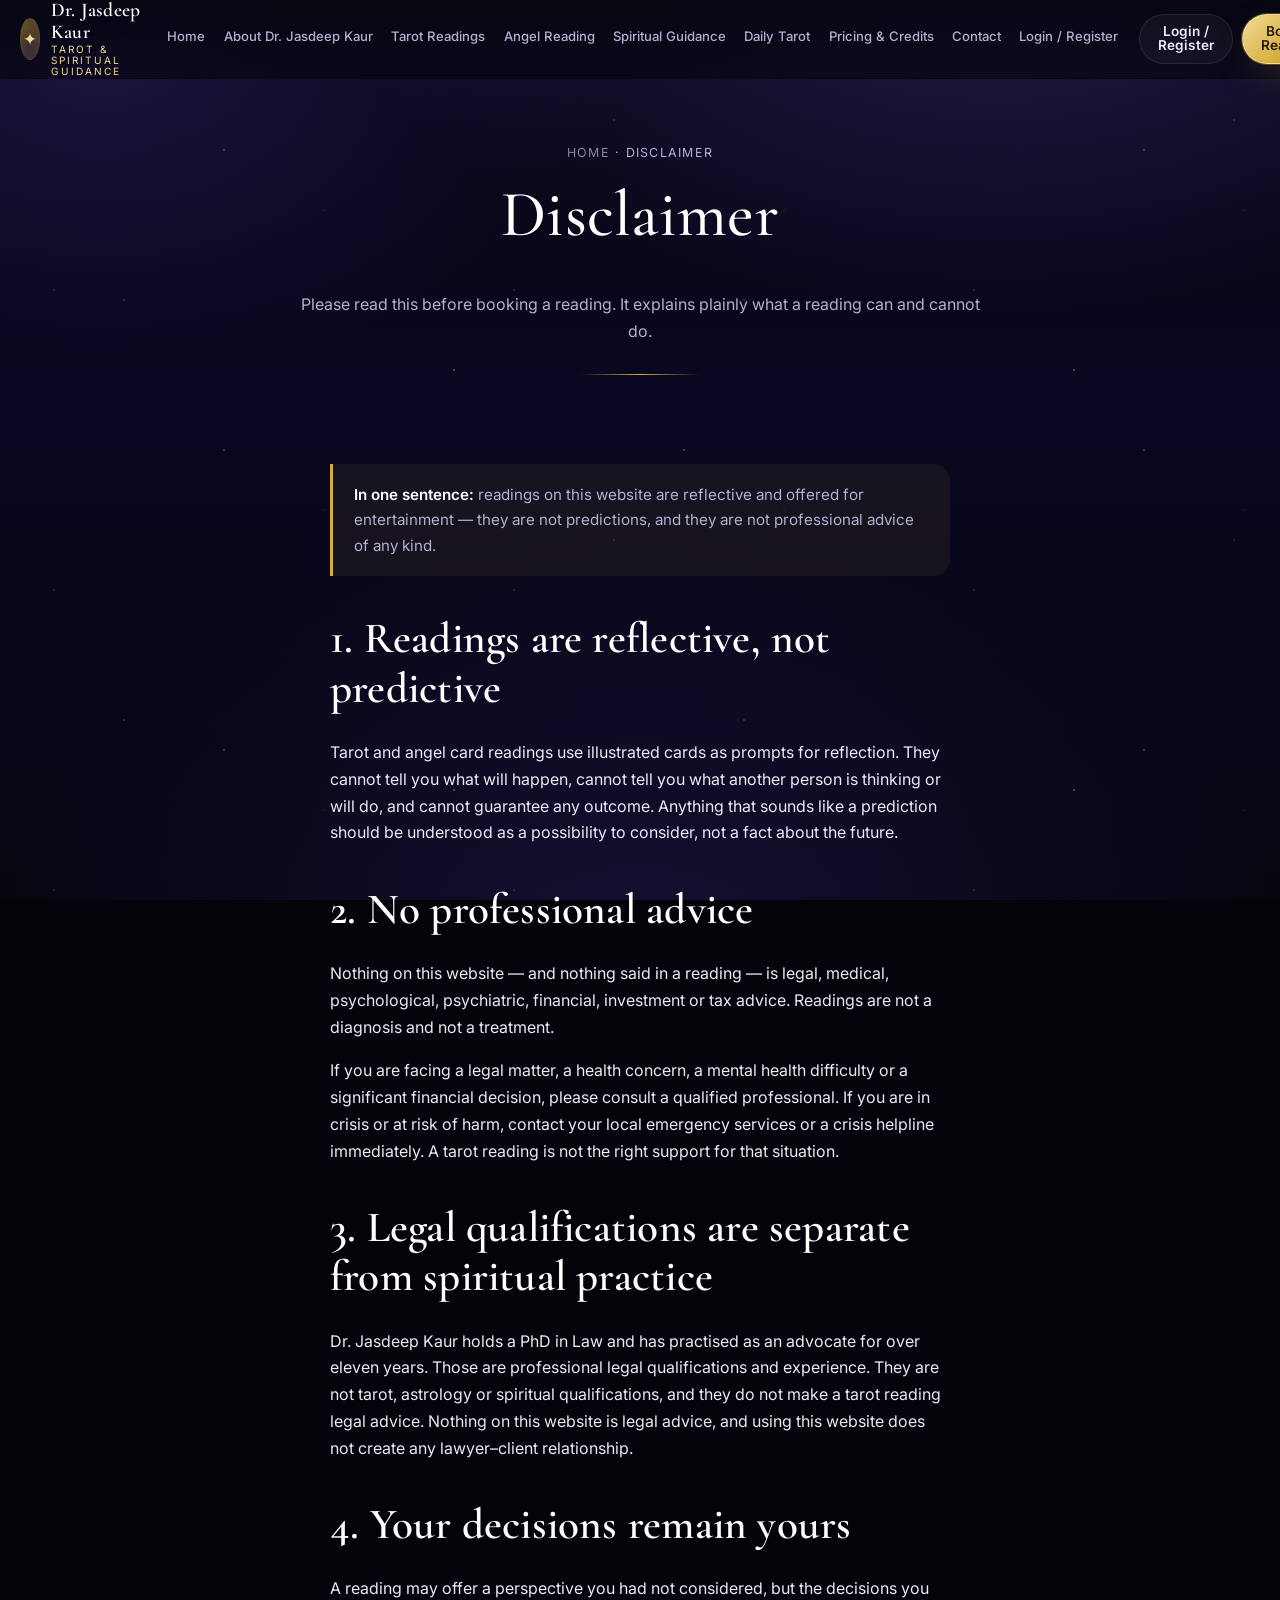
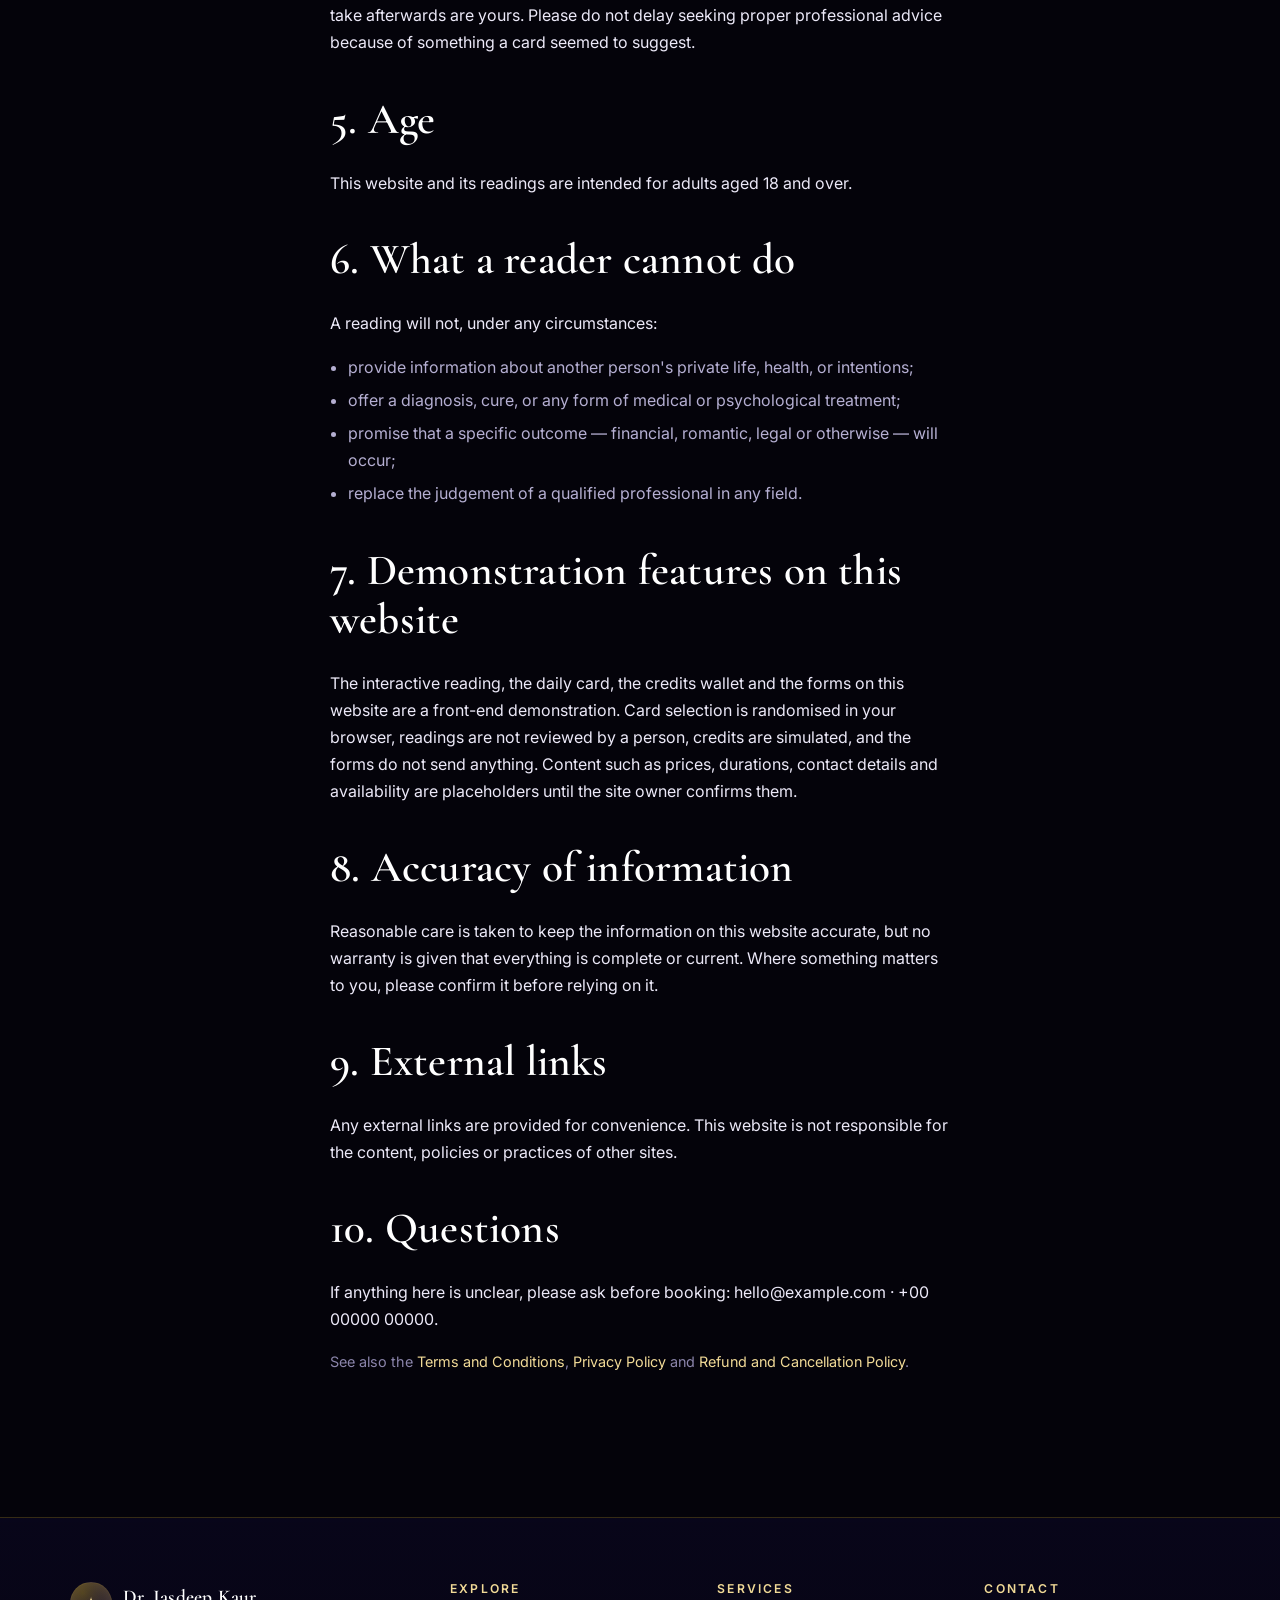
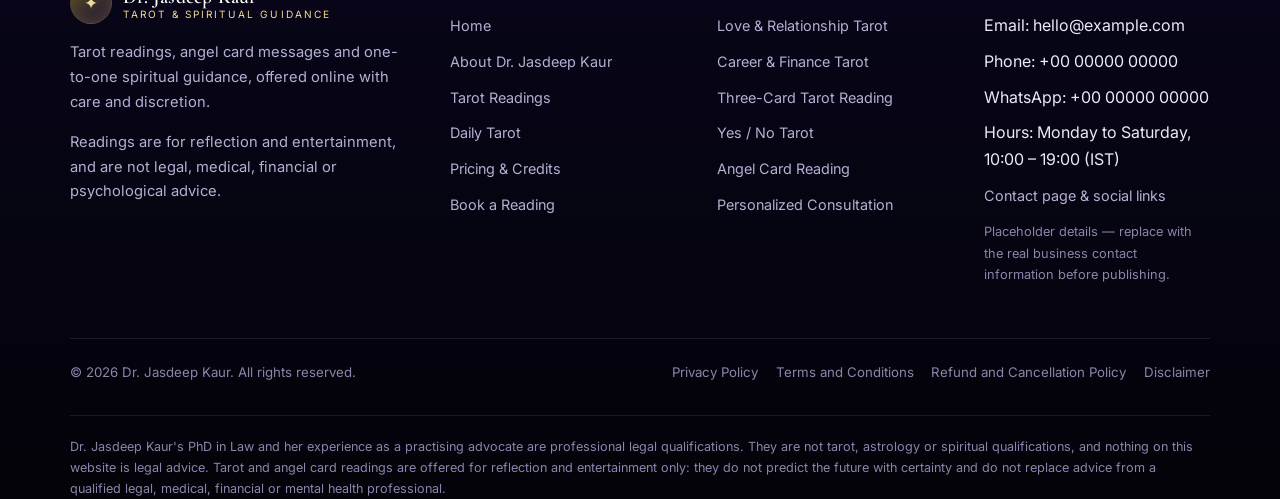
<file: disclaimer.html>
<!DOCTYPE html>
<html lang="en">
<head>
<meta charset="utf-8">
<meta name="viewport" content="width=device-width, initial-scale=1">

<!-- TODO (before publishing): replace https://example.com with the live domain,
     supply a real 1200×630 social preview image and confirm every business detail. -->
<title>Disclaimer | Tarot Readings with Dr. Jasdeep Kaur</title>
<meta name="description" content="Important information about tarot and angel card readings: they are reflective and offered for entertainment, never a guaranteed prediction or a substitute for professional advice.">
<link rel="canonical" href="https://example.com/disclaimer.html">
<meta name="theme-color" content="#04030a">
<meta name="robots" content="noindex, follow">

<meta property="og:type" content="website">
<meta property="og:site_name" content="Dr. Jasdeep Kaur — Tarot &amp; Spiritual Guidance">
<meta property="og:title" content="Disclaimer">
<meta property="og:description" content="Important information about tarot and angel card readings: they are reflective and offered for entertainment, never a guaranteed prediction or a substitute for professional advice.">
<meta property="og:url" content="https://example.com/disclaimer.html">
<meta property="og:image" content="https://example.com/assets/images/og-image-placeholder.svg">
<meta property="og:locale" content="en">
<meta name="twitter:card" content="summary_large_image">
<meta name="twitter:title" content="Disclaimer">
<meta name="twitter:description" content="Important information about tarot and angel card readings: they are reflective and offered for entertainment, never a guaranteed prediction or a substitute for professional advice.">
<meta name="twitter:image" content="https://example.com/assets/images/og-image-placeholder.svg">

<link rel="icon" href="assets/icons/favicon.svg" type="image/svg+xml">
<link rel="apple-touch-icon" href="assets/icons/favicon.svg">

<link rel="preconnect" href="https://fonts.googleapis.com">
<link rel="preconnect" href="https://fonts.gstatic.com" crossorigin>
<link href="https://fonts.googleapis.com/css2?family=Cormorant+Garamond:ital,wght@0,400;0,500;0,600;1,400&family=Inter:wght@400;500;600&display=swap" rel="stylesheet">

<link rel="stylesheet" href="css/style.css">
</head>
<body>
<a class="skip-link" href="#main">Skip to main content</a>
<div class="starfield" aria-hidden="true"></div>

<div class="page">

  <!-- ================= Header (identical on every page) ================= -->
  <header class="site-header" id="site-header">
    <div class="container container--wide header-inner">
      <a class="brand" href="index.html">
        <span class="brand__mark" aria-hidden="true">&#10022;</span>
        <span class="brand__text">
          <span class="brand__name">Dr. Jasdeep Kaur</span>
          <span class="brand__tag">Tarot &amp; Spiritual Guidance</span>
        </span>
      </a>

      <button class="nav-toggle" id="nav-toggle" type="button" aria-expanded="false" aria-controls="primary-nav">
        <span class="nav-toggle__bars" aria-hidden="true"></span>
        <span class="visually-hidden">Open navigation menu</span>
      </button>

      <nav class="primary-nav" id="primary-nav" aria-label="Primary">
        <ul class="nav-list">
          <li><a href="index.html">Home</a></li>
          <li><a href="about.html">About Dr. Jasdeep Kaur</a></li>
          <li><a href="readings.html">Tarot Readings</a></li>
          <li><a href="readings.html#angel-cards">Angel Reading</a></li>
          <li><a href="readings.html#spiritual-guidance">Spiritual Guidance</a></li>
          <li><a href="daily-tarot.html">Daily Tarot</a></li>
          <li><a href="pricing.html">Pricing &amp; Credits</a></li>
          <li><a href="contact.html">Contact</a></li>
          <li><a href="login.html">Login / Register</a></li>
        </ul>
        <div class="nav-actions">
          <a class="credit-chip header-credit" data-credit-chip hidden href="pricing.html#wallet">
            <span class="credit-chip__dot" aria-hidden="true">&#9672;</span>
            <span data-credit-chip-value>0</span> credits
          </a>
          <a class="btn btn--ghost btn--sm nav-actions__auth" href="login.html">Login / Register</a>
          <a class="btn btn--primary btn--sm" href="booking.html">Book a Reading</a>
        </div>
      </nav>
    </div>
  </header>

  <main id="main">

    <section class="page-hero">
      <div class="container">
        <p class="breadcrumb"><a href="index.html">Home</a> &middot; Disclaimer</p>
        <h1>Disclaimer</h1>
        <p>Please read this before booking a reading. It explains plainly what a reading can and cannot do.</p>
      </div>
    </section>

    <section class="section section--tight">
      <div class="container prose measure mx-auto">

        <div class="callout">
          <p style="margin-bottom:0"><strong>In one sentence:</strong> readings on this website are reflective and
          offered for entertainment &mdash; they are not predictions, and they are not professional advice of any
          kind.</p>
        </div>

        <h2>1. Readings are reflective, not predictive</h2>
        <p>
          Tarot and angel card readings use illustrated cards as prompts for reflection. They cannot tell you what
          will happen, cannot tell you what another person is thinking or will do, and cannot guarantee any outcome.
          Anything that sounds like a prediction should be understood as a possibility to consider, not a fact about
          the future.
        </p>

        <h2>2. No professional advice</h2>
        <p>
          Nothing on this website &mdash; and nothing said in a reading &mdash; is legal, medical, psychological,
          psychiatric, financial, investment or tax advice. Readings are not a diagnosis and not a treatment.
        </p>
        <p>
          If you are facing a legal matter, a health concern, a mental health difficulty or a significant financial
          decision, please consult a qualified professional. If you are in crisis or at risk of harm, contact your
          local emergency services or a crisis helpline immediately. A tarot reading is not the right support for
          that situation.
        </p>

        <h2>3. Legal qualifications are separate from spiritual practice</h2>
        <p>
          Dr. Jasdeep Kaur holds a PhD in Law and has practised as an advocate for over eleven years. Those are
          professional legal qualifications and experience. They are not tarot, astrology or spiritual
          qualifications, and they do not make a tarot reading legal advice. Nothing on this website is legal
          advice, and using this website does not create any lawyer&ndash;client relationship.
        </p>

        <h2>4. Your decisions remain yours</h2>
        <p>
          A reading may offer a perspective you had not considered, but the decisions you take afterwards are yours.
          Please do not delay seeking proper professional advice because of something a card seemed to suggest.
        </p>

        <h2>5. Age</h2>
        <p>This website and its readings are intended for adults aged 18 and over.</p>

        <h2>6. What a reader cannot do</h2>
        <p>A reading will not, under any circumstances:</p>
        <ul>
          <li>provide information about another person's private life, health, or intentions;</li>
          <li>offer a diagnosis, cure, or any form of medical or psychological treatment;</li>
          <li>promise that a specific outcome &mdash; financial, romantic, legal or otherwise &mdash; will occur;</li>
          <li>replace the judgement of a qualified professional in any field.</li>
        </ul>

        <h2>7. Demonstration features on this website</h2>
        <p>
          The interactive reading, the daily card, the credits wallet and the forms on this website are a
          front-end demonstration. Card selection is randomised in your browser, readings are not reviewed by a
          person, credits are simulated, and the forms do not send anything. Content such as prices, durations,
          contact details and availability are placeholders until the site owner confirms them.
        </p>

        <h2>8. Accuracy of information</h2>
        <p>
          Reasonable care is taken to keep the information on this website accurate, but no warranty is given that
          everything is complete or current. Where something matters to you, please confirm it before relying on it.
        </p>

        <h2>9. External links</h2>
        <p>
          Any external links are provided for convenience. This website is not responsible for the content, policies
          or practices of other sites.
        </p>

        <h2>10. Questions</h2>
        <p>
          If anything here is unclear, please ask before booking:
          <span data-contact-email>hello@example.com</span> &middot;
          <span data-contact-phone>+00 00000 00000</span>.
        </p>

        <p class="small dim">
          See also the <a href="terms.html">Terms and Conditions</a>,
          <a href="privacy-policy.html">Privacy Policy</a> and
          <a href="refund-policy.html">Refund and Cancellation Policy</a>.
        </p>
      </div>
    </section>

  </main>

  <!-- ================= Footer (identical on every page) ================= -->
  <footer class="site-footer">
    <div class="container">
      <div class="footer-grid">
        <div class="footer-brand">
          <a class="brand" href="index.html">
            <span class="brand__mark" aria-hidden="true">&#10022;</span>
            <span class="brand__text">
              <span class="brand__name">Dr. Jasdeep Kaur</span>
              <span class="brand__tag">Tarot &amp; Spiritual Guidance</span>
            </span>
          </a>
          <p style="margin-top:1rem">
            Tarot readings, angel card messages and one-to-one spiritual guidance, offered online with care and
            discretion.
          </p>
          <p class="small dim">
            Readings are for reflection and entertainment, and are not legal, medical, financial or psychological
            advice.
          </p>
        </div>

        <div class="footer-col">
          <h3>Explore</h3>
          <ul>
            <li><a href="index.html">Home</a></li>
            <li><a href="about.html">About Dr. Jasdeep Kaur</a></li>
            <li><a href="readings.html">Tarot Readings</a></li>
            <li><a href="daily-tarot.html">Daily Tarot</a></li>
            <li><a href="pricing.html">Pricing &amp; Credits</a></li>
            <li><a href="booking.html">Book a Reading</a></li>
          </ul>
        </div>

        <div class="footer-col">
          <h3>Services</h3>
          <ul>
            <li><a href="readings.html#love-relationships">Love &amp; Relationship Tarot</a></li>
            <li><a href="readings.html#career-finance">Career &amp; Finance Tarot</a></li>
            <li><a href="readings.html#three-card">Three-Card Tarot Reading</a></li>
            <li><a href="readings.html#yes-no">Yes / No Tarot</a></li>
            <li><a href="readings.html#angel-cards">Angel Card Reading</a></li>
            <li><a href="readings.html#spiritual-guidance">Personalized Consultation</a></li>
          </ul>
        </div>

        <div class="footer-col">
          <h3>Contact</h3>
          <ul>
            <li>Email: <span data-contact-email>hello@example.com</span></li>
            <li>Phone: <span data-contact-phone>+00 00000 00000</span></li>
            <li>WhatsApp: <span data-contact-whatsapp>+00 00000 00000</span></li>
            <li>Hours: <span data-contact-hours>Monday to Saturday, 10:00 – 19:00 (IST)</span></li>
            <li><a href="contact.html">Contact page &amp; social links</a></li>
          </ul>
          <p class="xsmall dim" style="margin-top:.8rem">
            Placeholder details &mdash; replace with the real business contact information before publishing.
          </p>
        </div>
      </div>

      <div class="footer-bottom">
        <p style="margin:0">&copy; <span data-current-year>2026</span> Dr. Jasdeep Kaur. All rights reserved.</p>
        <nav class="footer-legal" aria-label="Legal">
          <a href="privacy-policy.html">Privacy Policy</a>
          <a href="terms.html">Terms and Conditions</a>
          <a href="refund-policy.html">Refund and Cancellation Policy</a>
          <a href="disclaimer.html">Disclaimer</a>
        </nav>
      </div>

      <p class="footer-disclaimer">
        Dr. Jasdeep Kaur's PhD in Law and her experience as a practising advocate are professional legal
        qualifications. They are not tarot, astrology or spiritual qualifications, and nothing on this website is
        legal advice. Tarot and angel card readings are offered for reflection and entertainment only: they do not
        predict the future with certainty and do not replace advice from a qualified legal, medical, financial or
        mental health professional.
      </p>
    </div>
  </footer>

</div><!-- /.page -->

<script src="js/main.js" defer></script>
<script src="js/wallet.js" defer></script>

</body>
</html>
</file>
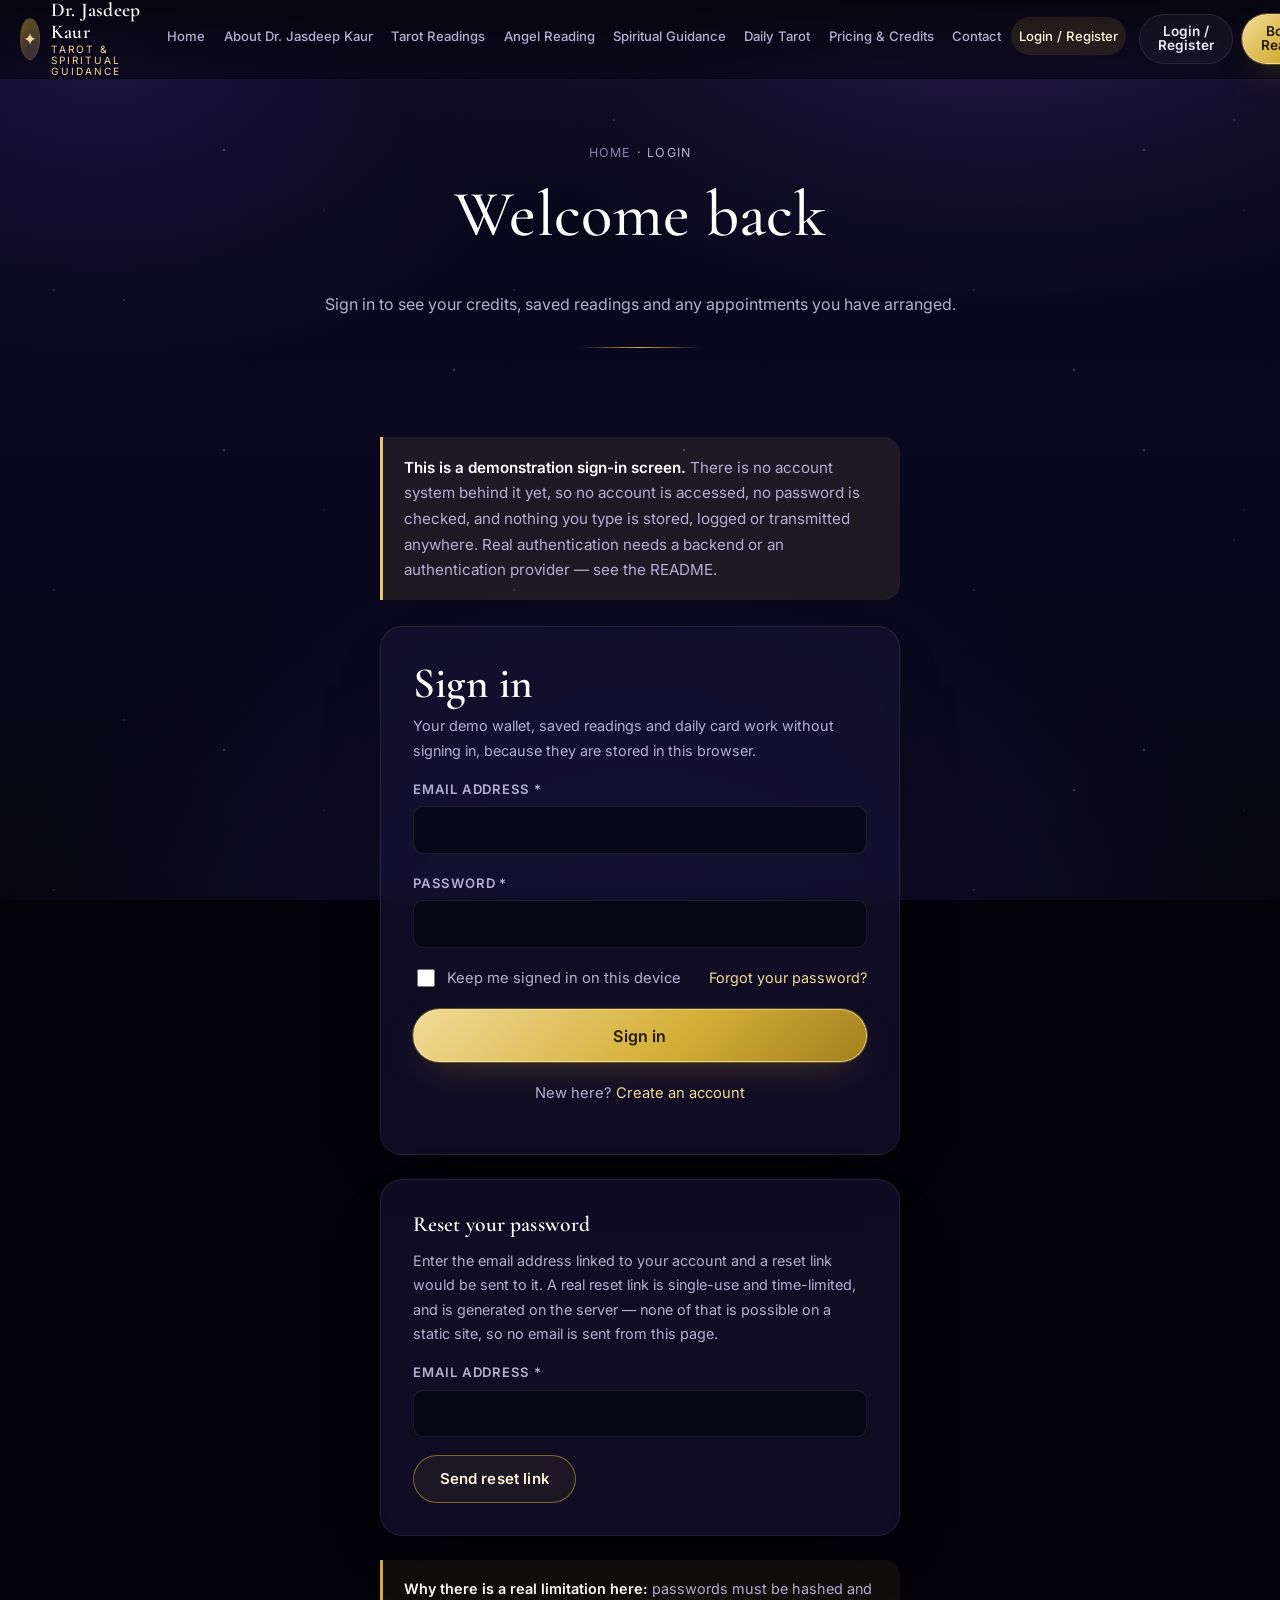
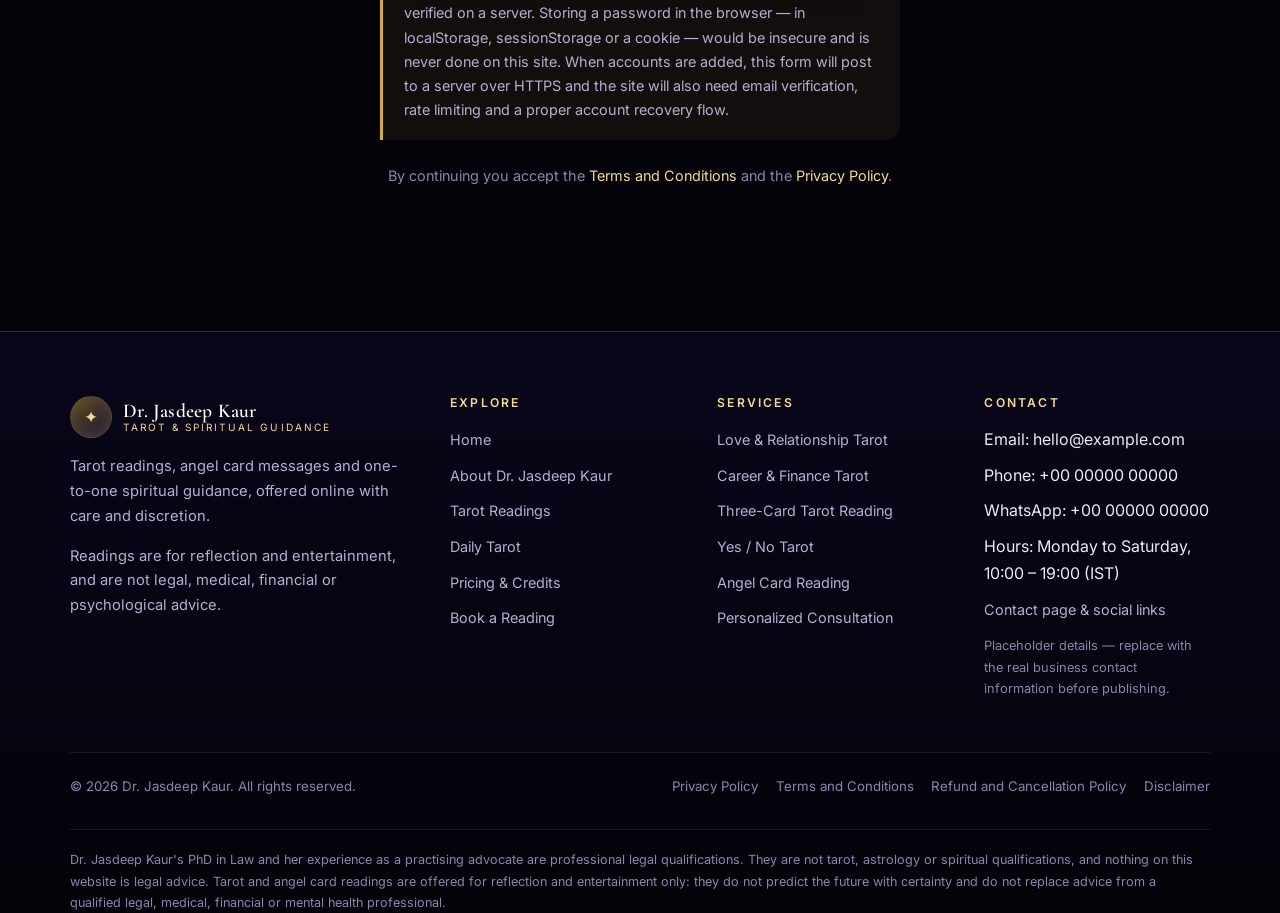
<file: login.html>
<!DOCTYPE html>
<html lang="en">
<head>
<meta charset="utf-8">
<meta name="viewport" content="width=device-width, initial-scale=1">

<!-- TODO (before publishing): replace https://example.com with the live domain,
     supply a real 1200×630 social preview image and confirm every business detail. -->
<title>Login | Dr. Jasdeep Kaur Tarot &amp; Spiritual Guidance</title>
<meta name="description" content="Sign in to your Dr. Jasdeep Kaur account to view your credits, saved readings and appointment history. This page is a front-end demonstration of the sign-in screen.">
<link rel="canonical" href="https://example.com/login.html">
<meta name="theme-color" content="#04030a">
<meta name="robots" content="noindex, follow">

<meta property="og:type" content="website">
<meta property="og:site_name" content="Dr. Jasdeep Kaur — Tarot &amp; Spiritual Guidance">
<meta property="og:title" content="Login">
<meta property="og:description" content="Sign in to your Dr. Jasdeep Kaur account to view your credits, saved readings and appointment history. This page is a front-end demonstration of the sign-in screen.">
<meta property="og:url" content="https://example.com/login.html">
<meta property="og:image" content="https://example.com/assets/images/og-image-placeholder.svg">
<meta property="og:locale" content="en">
<meta name="twitter:card" content="summary_large_image">
<meta name="twitter:title" content="Login">
<meta name="twitter:description" content="Sign in to your Dr. Jasdeep Kaur account to view your credits, saved readings and appointment history. This page is a front-end demonstration of the sign-in screen.">
<meta name="twitter:image" content="https://example.com/assets/images/og-image-placeholder.svg">

<link rel="icon" href="assets/icons/favicon.svg" type="image/svg+xml">
<link rel="apple-touch-icon" href="assets/icons/favicon.svg">

<link rel="preconnect" href="https://fonts.googleapis.com">
<link rel="preconnect" href="https://fonts.gstatic.com" crossorigin>
<link href="https://fonts.googleapis.com/css2?family=Cormorant+Garamond:ital,wght@0,400;0,500;0,600;1,400&family=Inter:wght@400;500;600&display=swap" rel="stylesheet">

<link rel="stylesheet" href="css/style.css">
</head>
<body>
<a class="skip-link" href="#main">Skip to main content</a>
<div class="starfield" aria-hidden="true"></div>

<div class="page">

  <!-- ================= Header (identical on every page) ================= -->
  <header class="site-header" id="site-header">
    <div class="container container--wide header-inner">
      <a class="brand" href="index.html">
        <span class="brand__mark" aria-hidden="true">&#10022;</span>
        <span class="brand__text">
          <span class="brand__name">Dr. Jasdeep Kaur</span>
          <span class="brand__tag">Tarot &amp; Spiritual Guidance</span>
        </span>
      </a>

      <button class="nav-toggle" id="nav-toggle" type="button" aria-expanded="false" aria-controls="primary-nav">
        <span class="nav-toggle__bars" aria-hidden="true"></span>
        <span class="visually-hidden">Open navigation menu</span>
      </button>

      <nav class="primary-nav" id="primary-nav" aria-label="Primary">
        <ul class="nav-list">
          <li><a href="index.html">Home</a></li>
          <li><a href="about.html">About Dr. Jasdeep Kaur</a></li>
          <li><a href="readings.html">Tarot Readings</a></li>
          <li><a href="readings.html#angel-cards">Angel Reading</a></li>
          <li><a href="readings.html#spiritual-guidance">Spiritual Guidance</a></li>
          <li><a href="daily-tarot.html">Daily Tarot</a></li>
          <li><a href="pricing.html">Pricing &amp; Credits</a></li>
          <li><a href="contact.html">Contact</a></li>
          <li><a href="login.html">Login / Register</a></li>
        </ul>
        <div class="nav-actions">
          <a class="credit-chip header-credit" data-credit-chip hidden href="pricing.html#wallet">
            <span class="credit-chip__dot" aria-hidden="true">&#9672;</span>
            <span data-credit-chip-value>0</span> credits
          </a>
          <a class="btn btn--ghost btn--sm nav-actions__auth" href="login.html">Login / Register</a>
          <a class="btn btn--primary btn--sm" href="booking.html">Book a Reading</a>
        </div>
      </nav>
    </div>
  </header>

  <main id="main">

    <section class="page-hero">
      <div class="container">
        <p class="breadcrumb"><a href="index.html">Home</a> &middot; Login</p>
        <h1>Welcome back</h1>
        <p>
          Sign in to see your credits, saved readings and any appointments you have arranged.
        </p>
      </div>
    </section>

    <section class="section section--tight">
      <div class="container auth-shell">

        <div class="callout callout--warn" style="margin-bottom:1.6rem">
          <p style="margin-bottom:0">
            <strong>This is a demonstration sign-in screen.</strong> There is no account system behind it yet, so no
            account is accessed, no password is checked, and nothing you type is stored, logged or transmitted
            anywhere. Real authentication needs a backend or an authentication provider &mdash; see the README.
          </p>
        </div>

        <div class="card">
          <h2 style="margin-bottom:.4rem">Sign in</h2>
          <p class="muted small">
            Your demo wallet, saved readings and daily card work without signing in, because they are stored in
            this browser.
          </p>

          <p class="form-status" data-form-status hidden></p>

          <form id="login-form" class="form" data-validated novalidate>
            <div class="field">
              <label for="login-email">Email address *</label>
              <input type="email" id="login-email" name="email" autocomplete="email"
                     data-validate="email" data-label="your email address" required>
              <p class="field-error" role="alert"></p>
            </div>

            <div class="field">
              <label for="login-password">Password *</label>
              <input type="password" id="login-password" name="password" autocomplete="current-password"
                     data-label="your password" required>
              <p class="field-error" role="alert"></p>
            </div>

            <div class="flex flex-wrap items-center justify-between gap-sm">
              <div class="field check" style="margin:0">
                <label>
                  <input type="checkbox" name="remember">
                  <span>Keep me signed in on this device</span>
                </label>
              </div>
              <a class="small" href="#forgot-password">Forgot your password?</a>
            </div>

            <div class="btn-row">
              <button type="submit" class="btn btn--primary btn--lg btn--block">Sign in</button>
            </div>
          </form>

          <p class="auth-alt" style="margin-top:1.2rem">
            New here? <a href="register.html">Create an account</a>
          </p>
        </div>

        <!-- ============ Forgot password ============ -->
        <div class="card" id="forgot-password" style="margin-top:1.5rem">
          <h2 style="font-size:1.35rem">Reset your password</h2>
          <p class="muted small">
            Enter the email address linked to your account and a reset link would be sent to it. A real reset link
            is single-use and time-limited, and is generated on the server &mdash; none of that is possible on a
            static site, so no email is sent from this page.
          </p>

          <p class="form-status" data-form-status hidden></p>

          <form id="forgot-form" class="form" data-validated novalidate>
            <div class="field">
              <label for="forgot-email">Email address *</label>
              <input type="email" id="forgot-email" name="email" autocomplete="email"
                     data-validate="email" data-label="your email address" required>
              <p class="field-error" role="alert"></p>
            </div>
            <div class="btn-row">
              <button type="submit" class="btn btn--outline">Send reset link</button>
            </div>
          </form>
        </div>

        <div class="callout" style="margin-top:1.5rem">
          <p class="small" style="margin:0">
            <strong>Why there is a real limitation here:</strong> passwords must be hashed and verified on a server.
            Storing a password in the browser &mdash; in localStorage, sessionStorage or a cookie &mdash; would be
            insecure and is never done on this site. When accounts are added, this form will post to a server over
            HTTPS and the site will also need email verification, rate limiting and a proper account recovery flow.
          </p>
        </div>

        <p class="small dim center" style="margin-top:1.5rem">
          By continuing you accept the <a href="terms.html">Terms and Conditions</a> and the
          <a href="privacy-policy.html">Privacy Policy</a>.
        </p>
      </div>
    </section>

  </main>

  <!-- ================= Footer (identical on every page) ================= -->
  <footer class="site-footer">
    <div class="container">
      <div class="footer-grid">
        <div class="footer-brand">
          <a class="brand" href="index.html">
            <span class="brand__mark" aria-hidden="true">&#10022;</span>
            <span class="brand__text">
              <span class="brand__name">Dr. Jasdeep Kaur</span>
              <span class="brand__tag">Tarot &amp; Spiritual Guidance</span>
            </span>
          </a>
          <p style="margin-top:1rem">
            Tarot readings, angel card messages and one-to-one spiritual guidance, offered online with care and
            discretion.
          </p>
          <p class="small dim">
            Readings are for reflection and entertainment, and are not legal, medical, financial or psychological
            advice.
          </p>
        </div>

        <div class="footer-col">
          <h3>Explore</h3>
          <ul>
            <li><a href="index.html">Home</a></li>
            <li><a href="about.html">About Dr. Jasdeep Kaur</a></li>
            <li><a href="readings.html">Tarot Readings</a></li>
            <li><a href="daily-tarot.html">Daily Tarot</a></li>
            <li><a href="pricing.html">Pricing &amp; Credits</a></li>
            <li><a href="booking.html">Book a Reading</a></li>
          </ul>
        </div>

        <div class="footer-col">
          <h3>Services</h3>
          <ul>
            <li><a href="readings.html#love-relationships">Love &amp; Relationship Tarot</a></li>
            <li><a href="readings.html#career-finance">Career &amp; Finance Tarot</a></li>
            <li><a href="readings.html#three-card">Three-Card Tarot Reading</a></li>
            <li><a href="readings.html#yes-no">Yes / No Tarot</a></li>
            <li><a href="readings.html#angel-cards">Angel Card Reading</a></li>
            <li><a href="readings.html#spiritual-guidance">Personalized Consultation</a></li>
          </ul>
        </div>

        <div class="footer-col">
          <h3>Contact</h3>
          <ul>
            <li>Email: <span data-contact-email>hello@example.com</span></li>
            <li>Phone: <span data-contact-phone>+00 00000 00000</span></li>
            <li>WhatsApp: <span data-contact-whatsapp>+00 00000 00000</span></li>
            <li>Hours: <span data-contact-hours>Monday to Saturday, 10:00 – 19:00 (IST)</span></li>
            <li><a href="contact.html">Contact page &amp; social links</a></li>
          </ul>
          <p class="xsmall dim" style="margin-top:.8rem">
            Placeholder details &mdash; replace with the real business contact information before publishing.
          </p>
        </div>
      </div>

      <div class="footer-bottom">
        <p style="margin:0">&copy; <span data-current-year>2026</span> Dr. Jasdeep Kaur. All rights reserved.</p>
        <nav class="footer-legal" aria-label="Legal">
          <a href="privacy-policy.html">Privacy Policy</a>
          <a href="terms.html">Terms and Conditions</a>
          <a href="refund-policy.html">Refund and Cancellation Policy</a>
          <a href="disclaimer.html">Disclaimer</a>
        </nav>
      </div>

      <p class="footer-disclaimer">
        Dr. Jasdeep Kaur's PhD in Law and her experience as a practising advocate are professional legal
        qualifications. They are not tarot, astrology or spiritual qualifications, and nothing on this website is
        legal advice. Tarot and angel card readings are offered for reflection and entertainment only: they do not
        predict the future with certainty and do not replace advice from a qualified legal, medical, financial or
        mental health professional.
      </p>
    </div>
  </footer>

</div><!-- /.page -->

<script src="js/main.js" defer></script>
<script src="js/wallet.js" defer></script>
<script src="js/booking.js" defer></script>
</body>
</html>
</file>
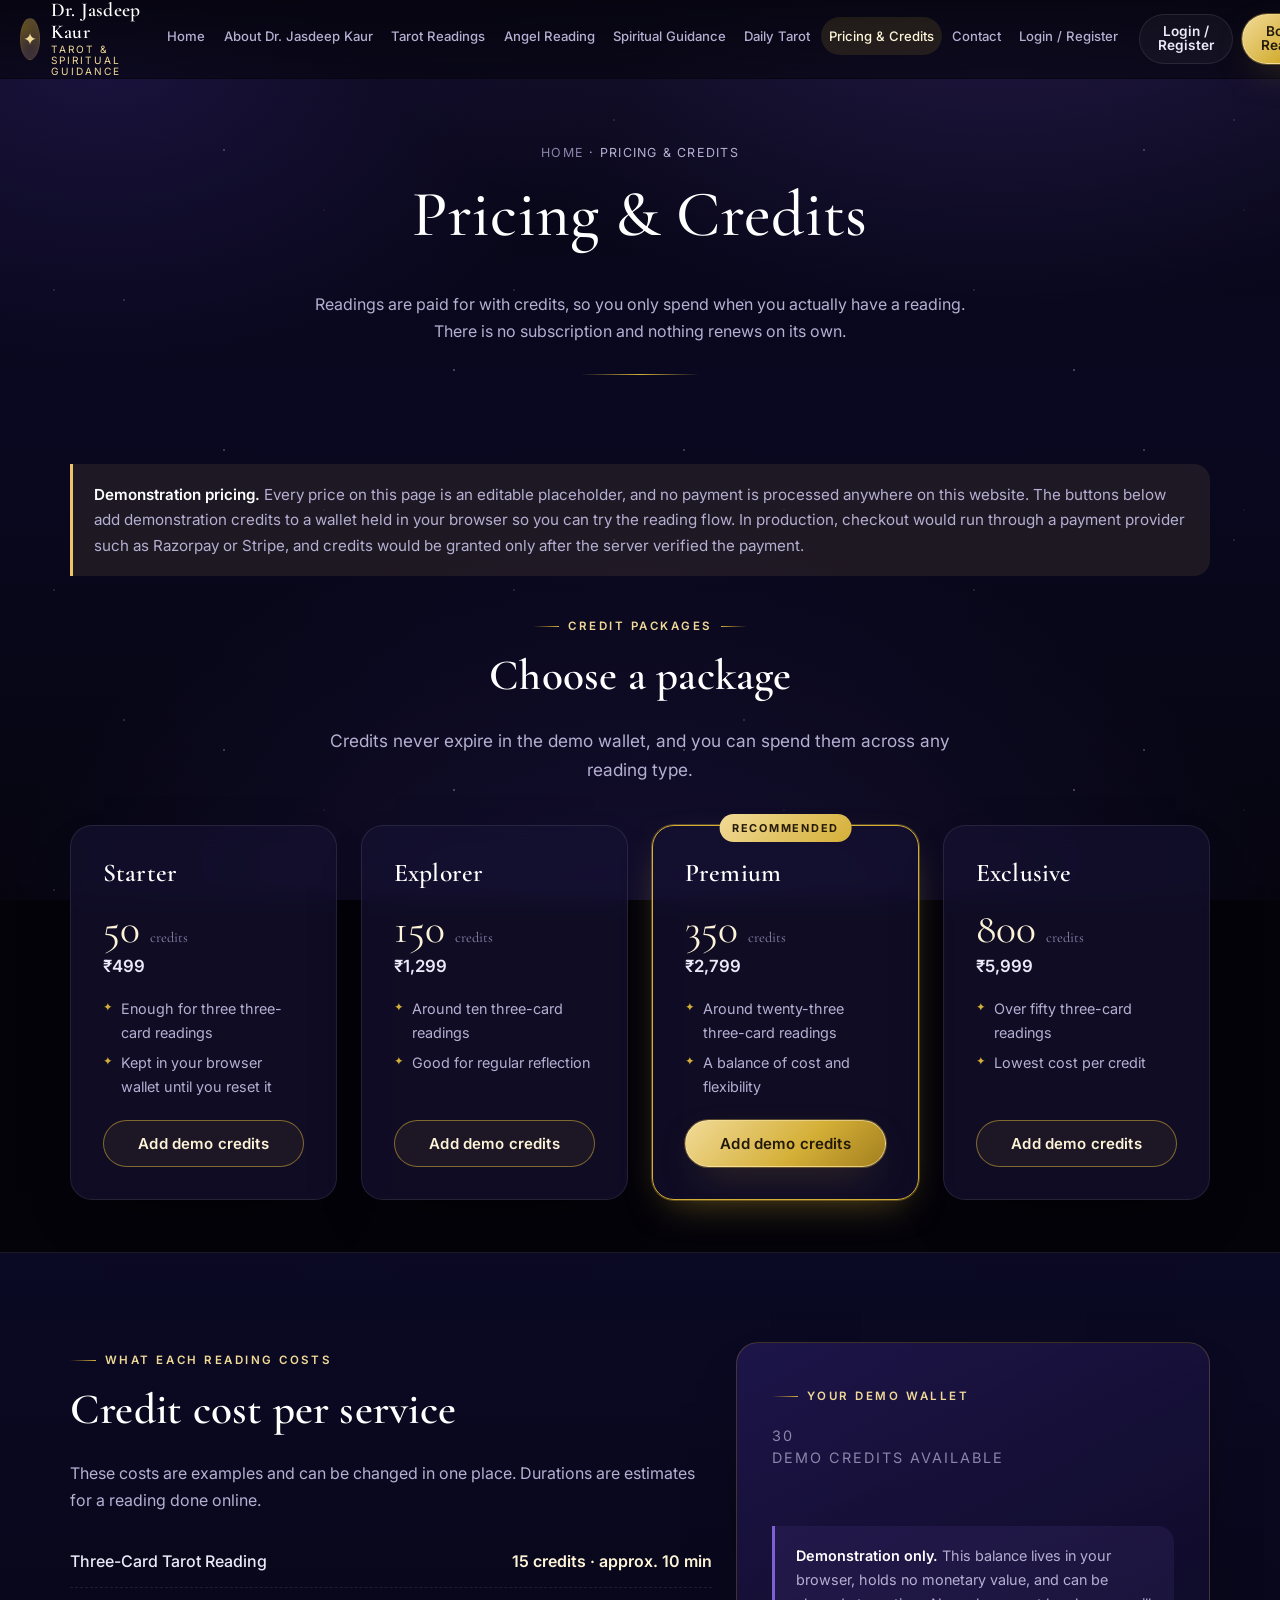
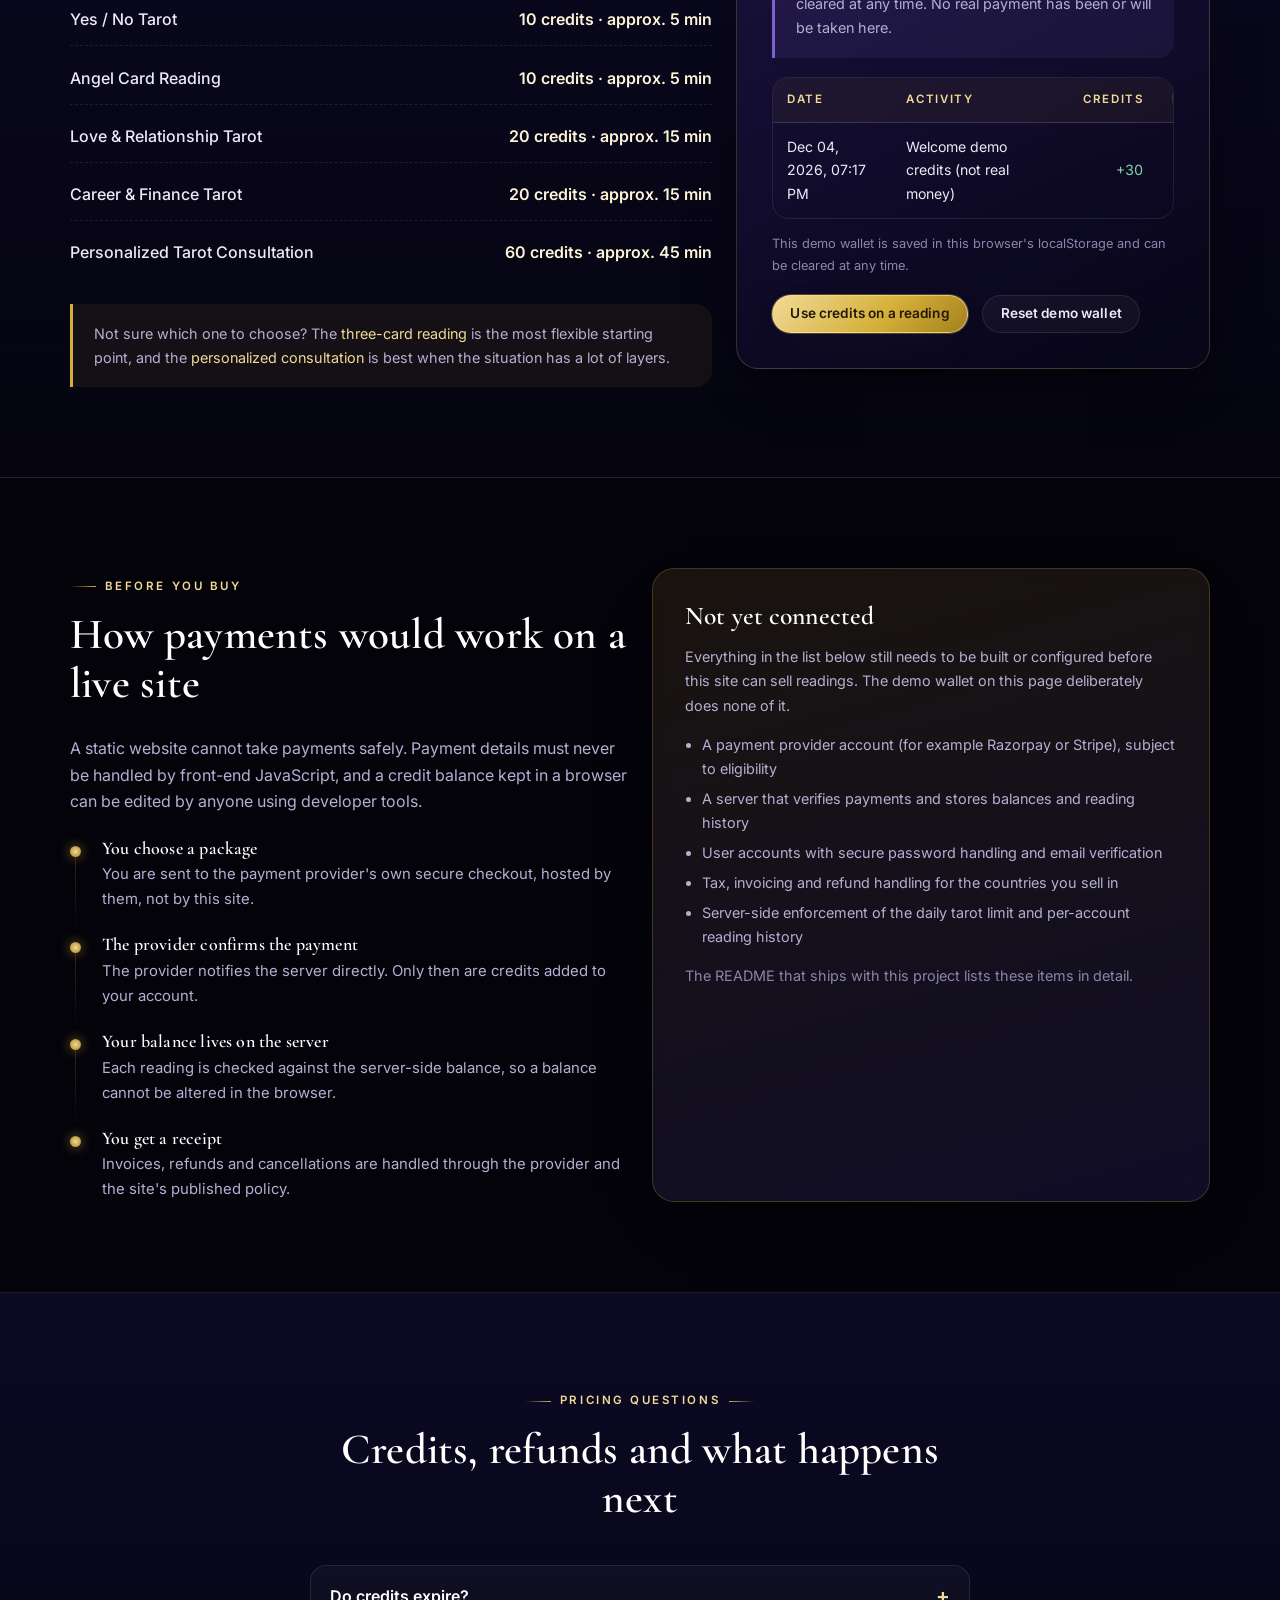
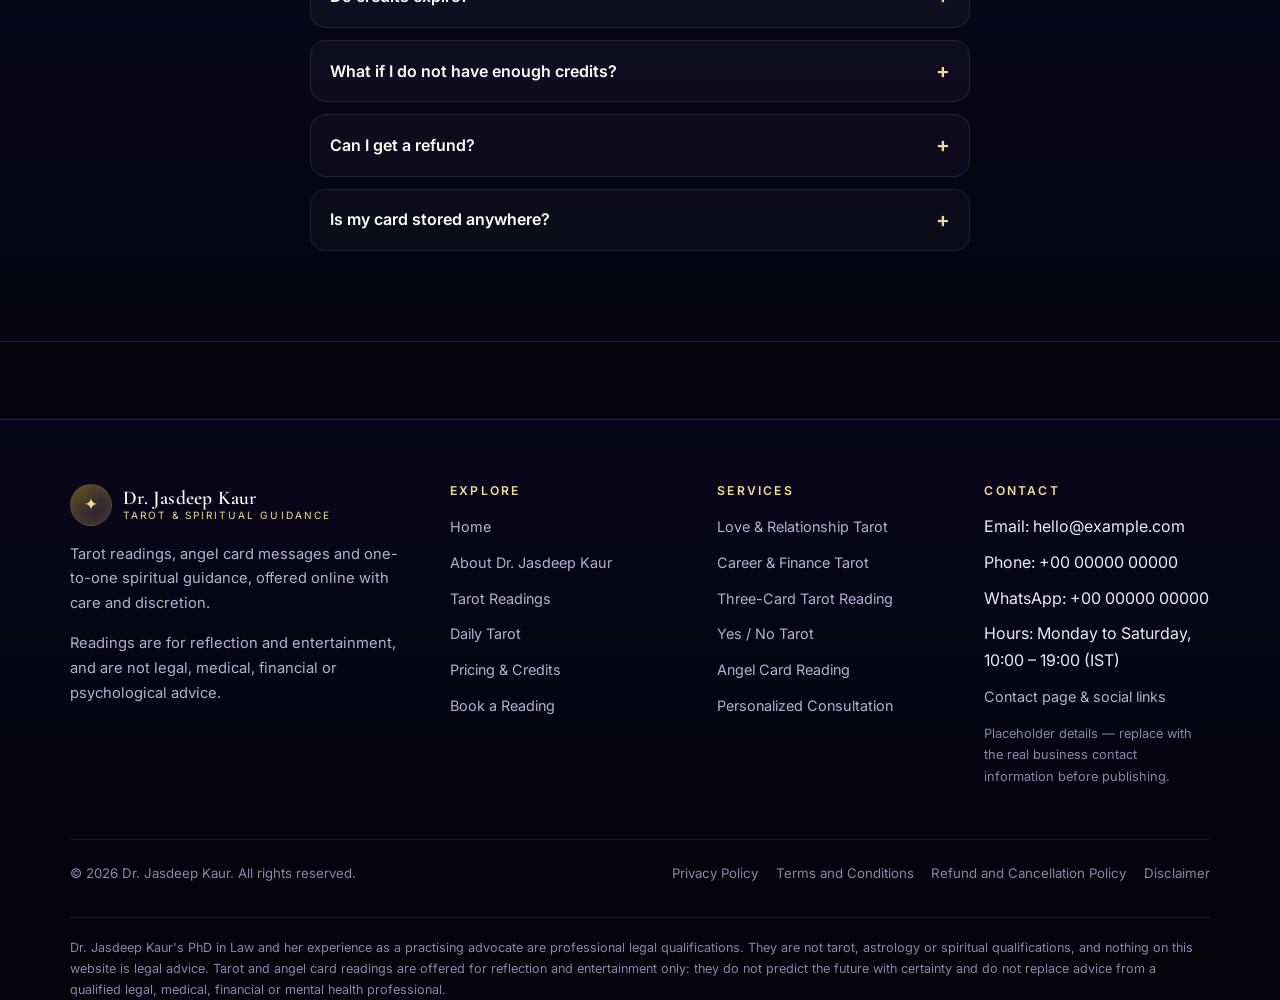
<file: pricing.html>
<!DOCTYPE html>
<html lang="en">
<head>
<meta charset="utf-8">
<meta name="viewport" content="width=device-width, initial-scale=1">

<!-- TODO (before publishing): replace https://example.com with the live domain,
     supply a real 1200×630 social preview image and confirm every business detail. -->
<title>Pricing &amp; Credits | Tarot Reading Packages</title>
<meta name="description" content="See how tarot reading credits work with Dr. Jasdeep Kaur: what each reading costs in credits, the available credit packages, and a demo wallet you can try in your browser.">
<link rel="canonical" href="https://example.com/pricing.html">
<meta name="theme-color" content="#04030a">
<meta name="robots" content="index, follow">

<meta property="og:type" content="website">
<meta property="og:site_name" content="Dr. Jasdeep Kaur — Tarot &amp; Spiritual Guidance">
<meta property="og:title" content="Pricing & Credits — Tarot Readings">
<meta property="og:description" content="See how tarot reading credits work with Dr. Jasdeep Kaur: what each reading costs in credits, the available credit packages, and a demo wallet you can try in your browser.">
<meta property="og:url" content="https://example.com/pricing.html">
<meta property="og:image" content="https://example.com/assets/images/og-image-placeholder.svg">
<meta property="og:locale" content="en">
<meta name="twitter:card" content="summary_large_image">
<meta name="twitter:title" content="Pricing & Credits — Tarot Readings">
<meta name="twitter:description" content="See how tarot reading credits work with Dr. Jasdeep Kaur: what each reading costs in credits, the available credit packages, and a demo wallet you can try in your browser.">
<meta name="twitter:image" content="https://example.com/assets/images/og-image-placeholder.svg">

<link rel="icon" href="assets/icons/favicon.svg" type="image/svg+xml">
<link rel="apple-touch-icon" href="assets/icons/favicon.svg">

<link rel="preconnect" href="https://fonts.googleapis.com">
<link rel="preconnect" href="https://fonts.gstatic.com" crossorigin>
<link href="https://fonts.googleapis.com/css2?family=Cormorant+Garamond:ital,wght@0,400;0,500;0,600;1,400&family=Inter:wght@400;500;600&display=swap" rel="stylesheet">

<link rel="stylesheet" href="css/style.css">
</head>
<body>
<a class="skip-link" href="#main">Skip to main content</a>
<div class="starfield" aria-hidden="true"></div>

<div class="page">

  <!-- ================= Header (identical on every page) ================= -->
  <header class="site-header" id="site-header">
    <div class="container container--wide header-inner">
      <a class="brand" href="index.html">
        <span class="brand__mark" aria-hidden="true">&#10022;</span>
        <span class="brand__text">
          <span class="brand__name">Dr. Jasdeep Kaur</span>
          <span class="brand__tag">Tarot &amp; Spiritual Guidance</span>
        </span>
      </a>

      <button class="nav-toggle" id="nav-toggle" type="button" aria-expanded="false" aria-controls="primary-nav">
        <span class="nav-toggle__bars" aria-hidden="true"></span>
        <span class="visually-hidden">Open navigation menu</span>
      </button>

      <nav class="primary-nav" id="primary-nav" aria-label="Primary">
        <ul class="nav-list">
          <li><a href="index.html">Home</a></li>
          <li><a href="about.html">About Dr. Jasdeep Kaur</a></li>
          <li><a href="readings.html">Tarot Readings</a></li>
          <li><a href="readings.html#angel-cards">Angel Reading</a></li>
          <li><a href="readings.html#spiritual-guidance">Spiritual Guidance</a></li>
          <li><a href="daily-tarot.html">Daily Tarot</a></li>
          <li><a href="pricing.html">Pricing &amp; Credits</a></li>
          <li><a href="contact.html">Contact</a></li>
          <li><a href="login.html">Login / Register</a></li>
        </ul>
        <div class="nav-actions">
          <a class="credit-chip header-credit" data-credit-chip hidden href="pricing.html#wallet">
            <span class="credit-chip__dot" aria-hidden="true">&#9672;</span>
            <span data-credit-chip-value>0</span> credits
          </a>
          <a class="btn btn--ghost btn--sm nav-actions__auth" href="login.html">Login / Register</a>
          <a class="btn btn--primary btn--sm" href="booking.html">Book a Reading</a>
        </div>
      </nav>
    </div>
  </header>

  <main id="main">

    <section class="page-hero">
      <div class="container">
        <p class="breadcrumb"><a href="index.html">Home</a> &middot; Pricing &amp; Credits</p>
        <h1>Pricing &amp; Credits</h1>
        <p>
          Readings are paid for with credits, so you only spend when you actually have a reading. There is no
          subscription and nothing renews on its own.
        </p>
      </div>
    </section>

    <!-- ============ Packages ============ -->
    <section class="section section--tight" id="packages">
      <div class="container">
        <div class="callout callout--warn" style="margin-bottom:2rem">
          <p><strong>Demonstration pricing.</strong> Every price on this page is an editable placeholder, and no
          payment is processed anywhere on this website. The buttons below add demonstration credits to a wallet
          held in your browser so you can try the reading flow. In production, checkout would run through a payment
          provider such as Razorpay or Stripe, and credits would be granted only after the server verified the
          payment.</p>
        </div>

        <div class="section-head section-head--center">
          <p class="eyebrow">Credit packages</p>
          <h2>Choose a package</h2>
          <p class="lede">
            Credits never expire in the demo wallet, and you can spend them across any reading type.
          </p>
        </div>

        <div class="grid grid--4">
          <article class="card package" data-package="starter">
            <p class="package__tag" data-package-tag hidden>Recommended</p>
            <h3 data-package-name>Starter</h3>
            <p class="package__credits"><span data-package-credits>50</span> <span class="small dim">credits</span></p>
            <p class="package__price" data-package-price>&#8377;499</p>
            <ul>
              <li>Enough for three three-card readings</li>
              <li>Kept in your browser wallet until you reset it</li>
            </ul>
            <button type="button" class="btn btn--outline btn--block" data-buy-package="starter">Add demo credits</button>
          </article>

          <article class="card package" data-package="explorer">
            <p class="package__tag" data-package-tag hidden>Recommended</p>
            <h3 data-package-name>Explorer</h3>
            <p class="package__credits"><span data-package-credits>150</span> <span class="small dim">credits</span></p>
            <p class="package__price" data-package-price>&#8377;1,299</p>
            <ul>
              <li>Around ten three-card readings</li>
              <li>Good for regular reflection</li>
            </ul>
            <button type="button" class="btn btn--outline btn--block" data-buy-package="explorer">Add demo credits</button>
          </article>

          <article class="card package" data-package="premium">
            <p class="package__tag" data-package-tag hidden>Recommended</p>
            <h3 data-package-name>Premium</h3>
            <p class="package__credits"><span data-package-credits>350</span> <span class="small dim">credits</span></p>
            <p class="package__price" data-package-price>&#8377;2,799</p>
            <ul>
              <li>Around twenty-three three-card readings</li>
              <li>A balance of cost and flexibility</li>
            </ul>
            <button type="button" class="btn btn--primary btn--block" data-buy-package="premium">Add demo credits</button>
          </article>

          <article class="card package" data-package="exclusive">
            <p class="package__tag" data-package-tag hidden>Recommended</p>
            <h3 data-package-name>Exclusive</h3>
            <p class="package__credits"><span data-package-credits>800</span> <span class="small dim">credits</span></p>
            <p class="package__price" data-package-price>&#8377;5,999</p>
            <ul>
              <li>Over fifty three-card readings</li>
              <li>Lowest cost per credit</li>
            </ul>
            <button type="button" class="btn btn--outline btn--block" data-buy-package="exclusive">Add demo credits</button>
          </article>
        </div>
      </div>
    </section>

    <!-- ============ Cost per reading + wallet ============ -->
    <section class="section section--alt" id="wallet">
      <div class="container grid grid--sidebar">
        <div>
          <p class="eyebrow">What each reading costs</p>
          <h2>Credit cost per service</h2>
          <p class="muted">
            These costs are examples and can be changed in one place. Durations are estimates for a reading done
            online.
          </p>

          <ul class="service-price-list" style="margin-top:1.4rem">
            <li>
              <span class="name">Three-Card Tarot Reading</span>
              <span class="cost" data-cost-for="three-card">15 credits &middot; approx. 10 min</span>
            </li>
            <li>
              <span class="name">Yes / No Tarot</span>
              <span class="cost" data-cost-for="yes-no">10 credits &middot; approx. 5 min</span>
            </li>
            <li>
              <span class="name">Angel Card Reading</span>
              <span class="cost" data-cost-for="angel">10 credits &middot; approx. 5 min</span>
            </li>
            <li>
              <span class="name">Love &amp; Relationship Tarot</span>
              <span class="cost" data-cost-for="love">20 credits &middot; approx. 15 min</span>
            </li>
            <li>
              <span class="name">Career &amp; Finance Tarot</span>
              <span class="cost" data-cost-for="career">20 credits &middot; approx. 15 min</span>
            </li>
            <li>
              <span class="name">Personalized Tarot Consultation</span>
              <span class="cost" data-cost-for="consultation">60 credits &middot; approx. 45 min</span>
            </li>
          </ul>

          <div class="callout" style="margin-top:1.6rem">
            <p class="small" style="margin:0">
              Not sure which one to choose? The <a href="readings.html#three-card">three-card reading</a> is the
              most flexible starting point, and the
              <a href="readings.html#spiritual-guidance">personalized consultation</a> is best when the situation
              has a lot of layers.
            </p>
          </div>
        </div>

        <div class="wallet-panel" id="wallet-app">
          <p class="eyebrow">Your demo wallet</p>
          <p class="wallet-balance"><span data-wallet-balance>0</span><span>demo credits available</span></p>

          <div class="callout callout--violet" style="margin:1.2rem 0">
            <p class="small" style="margin:0">
              <strong>Demonstration only.</strong> This balance lives in your browser, holds no monetary value, and
              can be cleared at any time. No real payment has been or will be taken here.
            </p>
          </div>

          <div class="table-wrap">
            <table class="data">
              <caption class="visually-hidden">Demo credit transaction history</caption>
              <thead>
                <tr>
                  <th scope="col">Date</th>
                  <th scope="col">Activity</th>
                  <th scope="col" style="text-align:right">Credits</th>
                  <th scope="col" style="text-align:right">Balance</th>
                </tr>
              </thead>
              <tbody data-wallet-history>
                <tr><td colspan="4" class="dim">No activity yet.</td></tr>
              </tbody>
            </table>
          </div>

          <p class="xsmall dim" style="margin-top:.9rem" data-wallet-storage-note>
            This demo wallet is saved in this browser's localStorage and can be cleared at any time.
          </p>

          <div class="btn-row" style="margin-top:1.2rem">
            <a class="btn btn--primary btn--sm" href="readings.html#reading-experience">Use credits on a reading</a>
            <button type="button" class="btn btn--ghost btn--sm" data-wallet-reset>Reset demo wallet</button>
          </div>
        </div>
      </div>
    </section>

    <!-- ============ Payments explained ============ -->
    <section class="section">
      <div class="container grid grid--2" data-reveal>
        <div>
          <p class="eyebrow">Before you buy</p>
          <h2>How payments would work on a live site</h2>
          <p class="muted">
            A static website cannot take payments safely. Payment details must never be handled by front-end
            JavaScript, and a credit balance kept in a browser can be edited by anyone using developer tools.
          </p>
          <ol class="timeline" style="margin-top:1.4rem">
            <li>
              <h4>You choose a package</h4>
              <p>You are sent to the payment provider's own secure checkout, hosted by them, not by this site.</p>
            </li>
            <li>
              <h4>The provider confirms the payment</h4>
              <p>The provider notifies the server directly. Only then are credits added to your account.</p>
            </li>
            <li>
              <h4>Your balance lives on the server</h4>
              <p>Each reading is checked against the server-side balance, so a balance cannot be altered in the browser.</p>
            </li>
            <li>
              <h4>You get a receipt</h4>
              <p>Invoices, refunds and cancellations are handled through the provider and the site's published policy.</p>
            </li>
          </ol>
        </div>

        <div class="card card--gold">
          <h3>Not yet connected</h3>
          <p class="muted small">
            Everything in the list below still needs to be built or configured before this site can sell readings.
            The demo wallet on this page deliberately does none of it.
          </p>
          <ul class="muted small">
            <li>A payment provider account (for example Razorpay or Stripe), subject to eligibility</li>
            <li>A server that verifies payments and stores balances and reading history</li>
            <li>User accounts with secure password handling and email verification</li>
            <li>Tax, invoicing and refund handling for the countries you sell in</li>
            <li>Server-side enforcement of the daily tarot limit and per-account reading history</li>
          </ul>
          <p class="small dim" style="margin-bottom:0">
            The README that ships with this project lists these items in detail.
          </p>
        </div>
      </div>
    </section>

    <!-- ============ Pricing FAQ ============ -->
    <section class="section section--alt">
      <div class="container">
        <div class="section-head section-head--center">
          <p class="eyebrow">Pricing questions</p>
          <h2>Credits, refunds and what happens next</h2>
        </div>

        <div class="faq measure mx-auto">
          <details>
            <summary>Do credits expire?</summary>
            <div class="faq__body">
              <p>In this demo, credits stay until you reset the wallet or clear your browser data. Any real expiry
              policy would be set by the site owner and written into the terms and refund policy before launch.</p>
            </div>
          </details>
          <details>
            <summary>What if I do not have enough credits?</summary>
            <div class="faq__body">
              <p>The site will tell you how many credits the reading costs and how many you have, and offer a link
              to the packages on this page. No reading is started and nothing is deducted.</p>
            </div>
          </details>
          <details>
            <summary>Can I get a refund?</summary>
            <div class="faq__body">
              <p>That depends on the policy published at launch. See the
              <a href="refund-policy.html">Refund and Cancellation Policy</a>, which currently holds a template for
              the site owner to complete.</p>
            </div>
          </details>
          <details>
            <summary>Is my card stored anywhere?</summary>
            <div class="faq__body">
              <p>No card details are collected on this website at all. Payment details are never entered into a
              page like this one; they belong on the payment provider's own secure checkout.</p>
            </div>
          </details>
        </div>
      </div>
    </section>

  </main>

  <!-- ================= Footer (identical on every page) ================= -->
  <footer class="site-footer">
    <div class="container">
      <div class="footer-grid">
        <div class="footer-brand">
          <a class="brand" href="index.html">
            <span class="brand__mark" aria-hidden="true">&#10022;</span>
            <span class="brand__text">
              <span class="brand__name">Dr. Jasdeep Kaur</span>
              <span class="brand__tag">Tarot &amp; Spiritual Guidance</span>
            </span>
          </a>
          <p style="margin-top:1rem">
            Tarot readings, angel card messages and one-to-one spiritual guidance, offered online with care and
            discretion.
          </p>
          <p class="small dim">
            Readings are for reflection and entertainment, and are not legal, medical, financial or psychological
            advice.
          </p>
        </div>

        <div class="footer-col">
          <h3>Explore</h3>
          <ul>
            <li><a href="index.html">Home</a></li>
            <li><a href="about.html">About Dr. Jasdeep Kaur</a></li>
            <li><a href="readings.html">Tarot Readings</a></li>
            <li><a href="daily-tarot.html">Daily Tarot</a></li>
            <li><a href="pricing.html">Pricing &amp; Credits</a></li>
            <li><a href="booking.html">Book a Reading</a></li>
          </ul>
        </div>

        <div class="footer-col">
          <h3>Services</h3>
          <ul>
            <li><a href="readings.html#love-relationships">Love &amp; Relationship Tarot</a></li>
            <li><a href="readings.html#career-finance">Career &amp; Finance Tarot</a></li>
            <li><a href="readings.html#three-card">Three-Card Tarot Reading</a></li>
            <li><a href="readings.html#yes-no">Yes / No Tarot</a></li>
            <li><a href="readings.html#angel-cards">Angel Card Reading</a></li>
            <li><a href="readings.html#spiritual-guidance">Personalized Consultation</a></li>
          </ul>
        </div>

        <div class="footer-col">
          <h3>Contact</h3>
          <ul>
            <li>Email: <span data-contact-email>hello@example.com</span></li>
            <li>Phone: <span data-contact-phone>+00 00000 00000</span></li>
            <li>WhatsApp: <span data-contact-whatsapp>+00 00000 00000</span></li>
            <li>Hours: <span data-contact-hours>Monday to Saturday, 10:00 – 19:00 (IST)</span></li>
            <li><a href="contact.html">Contact page &amp; social links</a></li>
          </ul>
          <p class="xsmall dim" style="margin-top:.8rem">
            Placeholder details &mdash; replace with the real business contact information before publishing.
          </p>
        </div>
      </div>

      <div class="footer-bottom">
        <p style="margin:0">&copy; <span data-current-year>2026</span> Dr. Jasdeep Kaur. All rights reserved.</p>
        <nav class="footer-legal" aria-label="Legal">
          <a href="privacy-policy.html">Privacy Policy</a>
          <a href="terms.html">Terms and Conditions</a>
          <a href="refund-policy.html">Refund and Cancellation Policy</a>
          <a href="disclaimer.html">Disclaimer</a>
        </nav>
      </div>

      <p class="footer-disclaimer">
        Dr. Jasdeep Kaur's PhD in Law and her experience as a practising advocate are professional legal
        qualifications. They are not tarot, astrology or spiritual qualifications, and nothing on this website is
        legal advice. Tarot and angel card readings are offered for reflection and entertainment only: they do not
        predict the future with certainty and do not replace advice from a qualified legal, medical, financial or
        mental health professional.
      </p>
    </div>
  </footer>

</div><!-- /.page -->

<script src="js/main.js" defer></script>
<script src="js/wallet.js" defer></script>

</body>
</html>
</file>
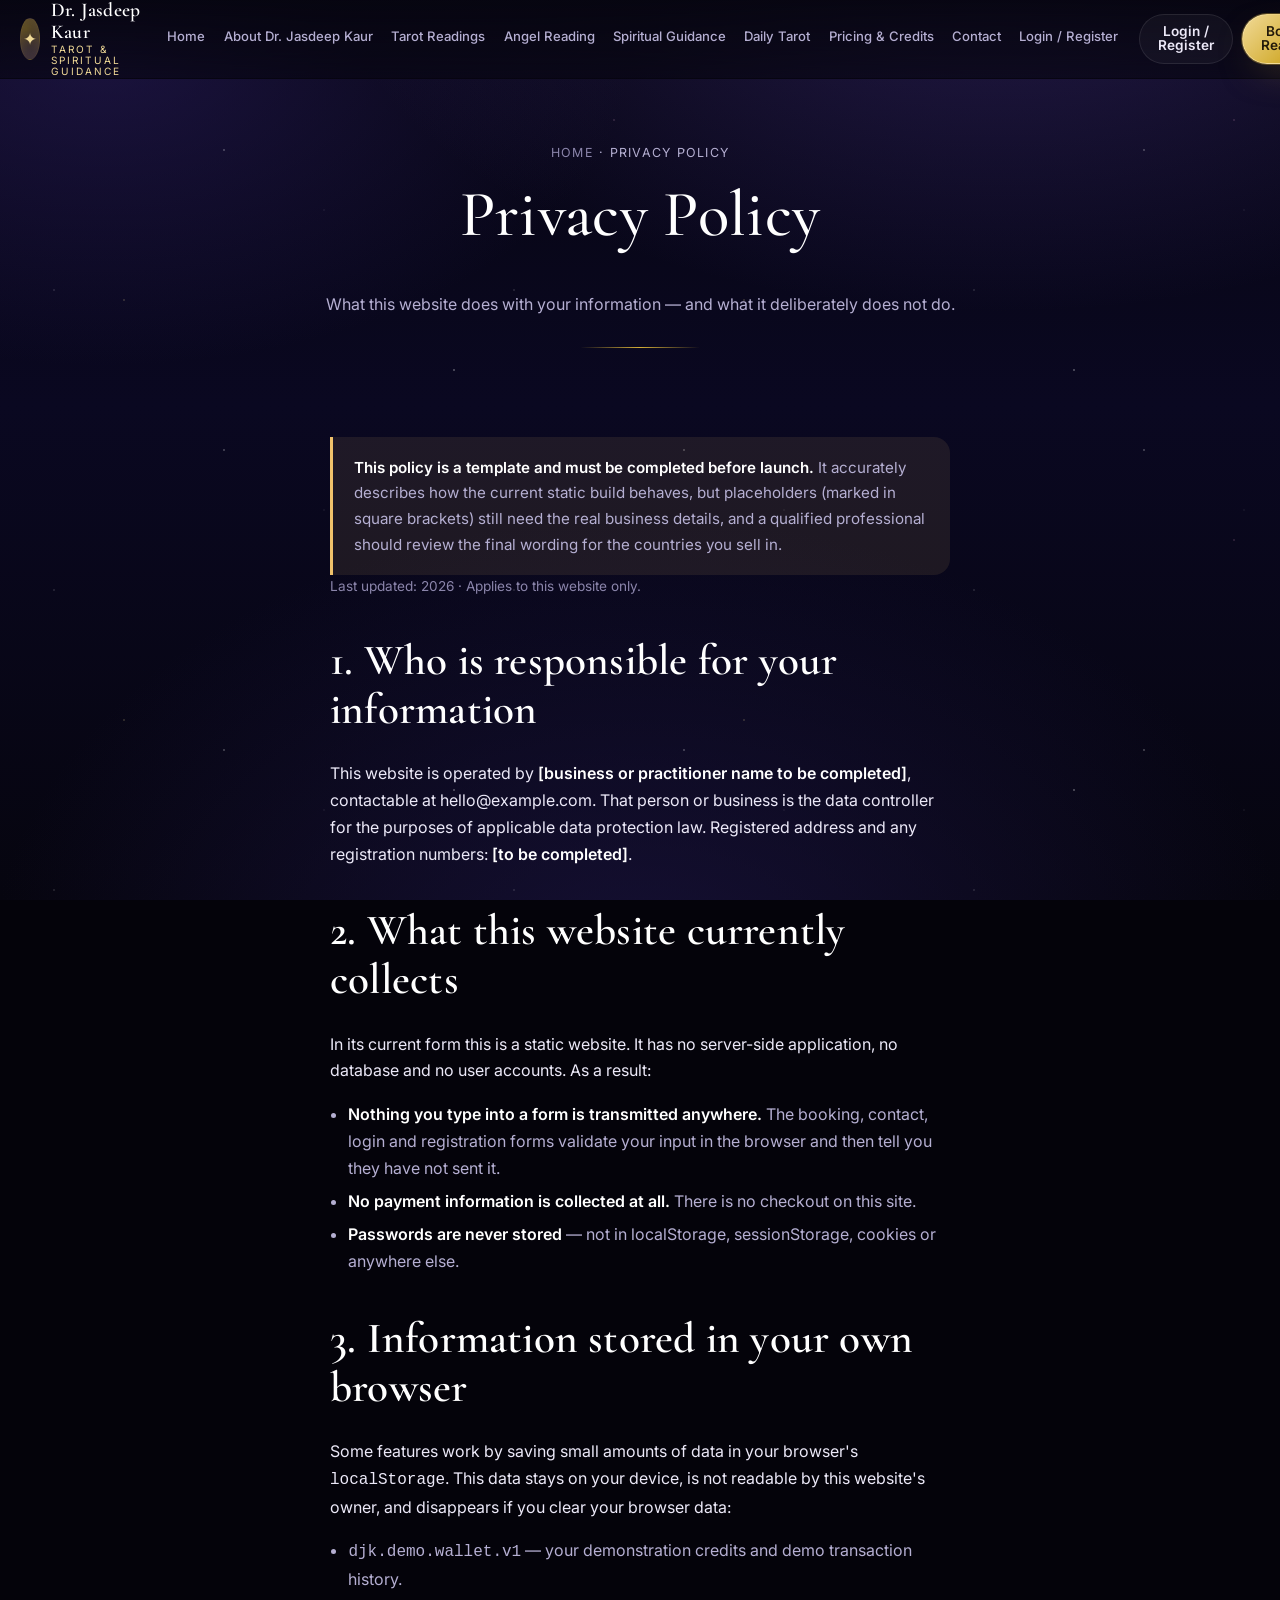
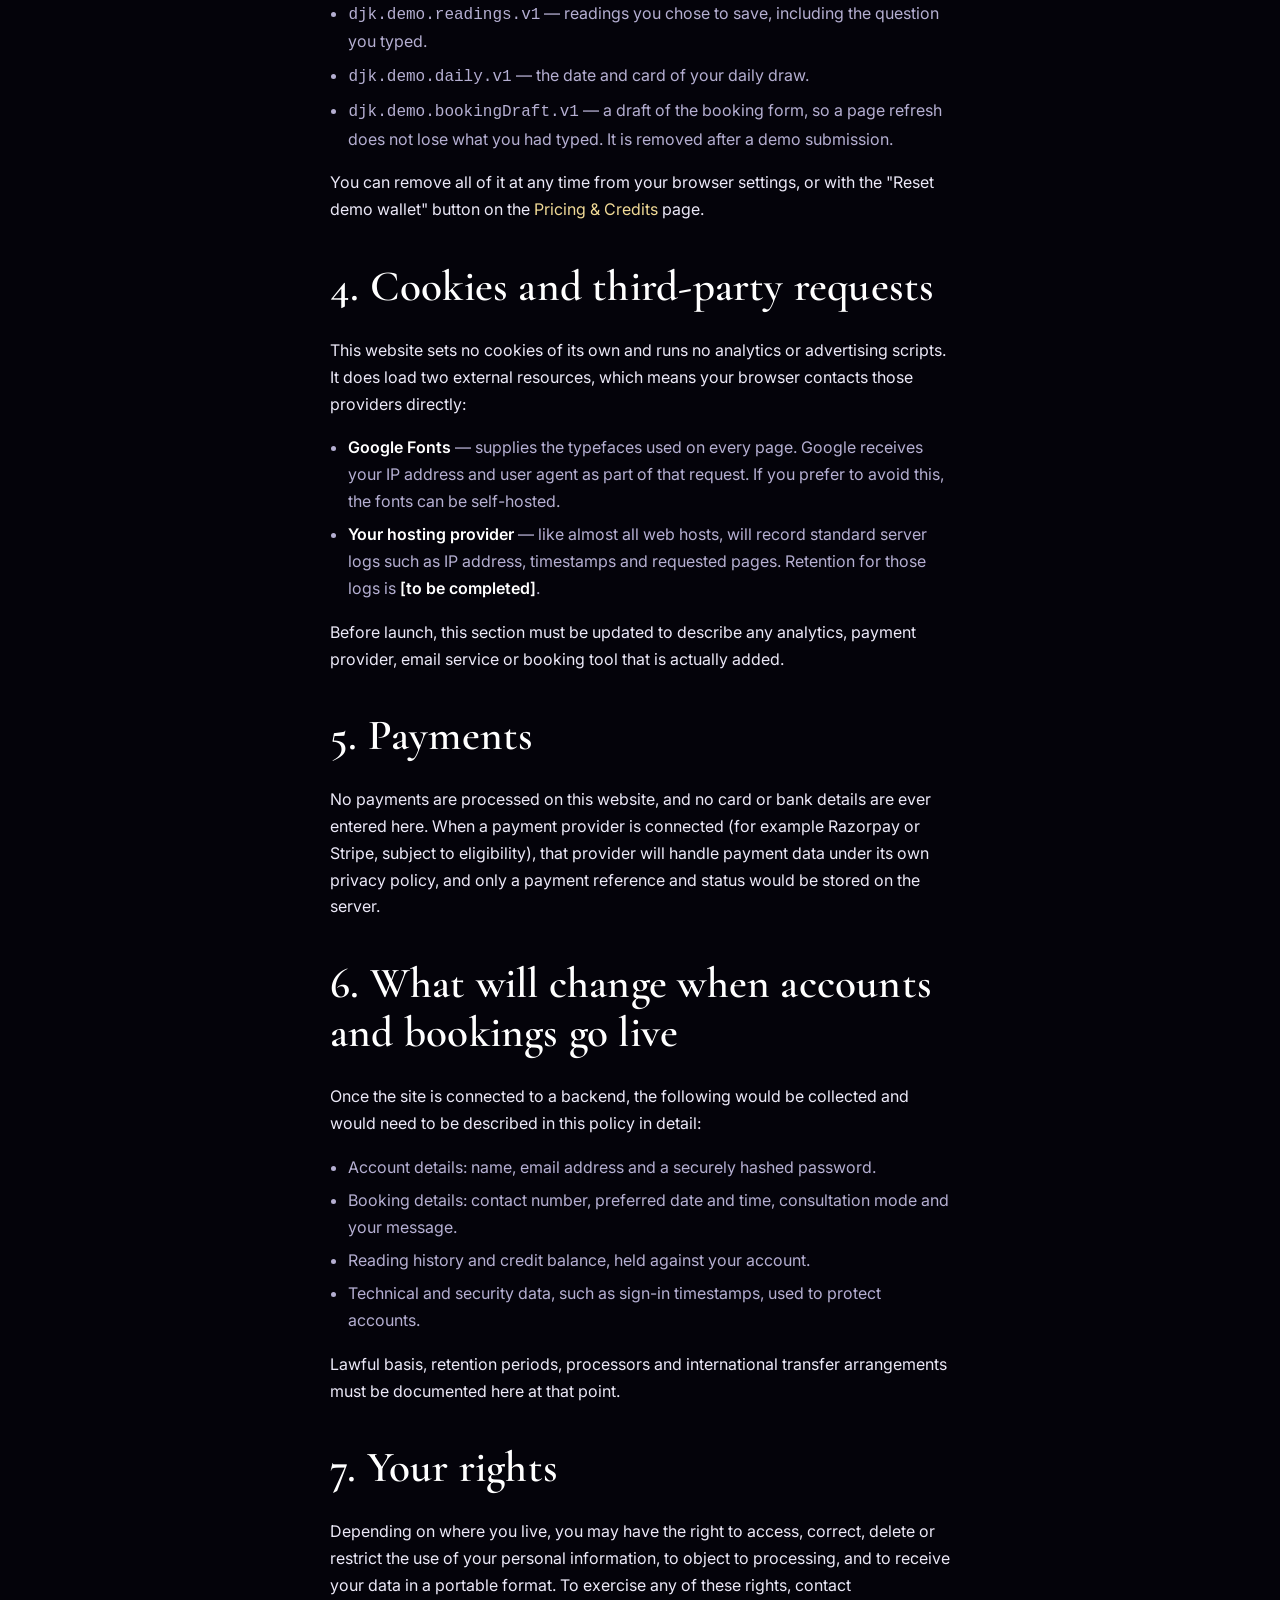
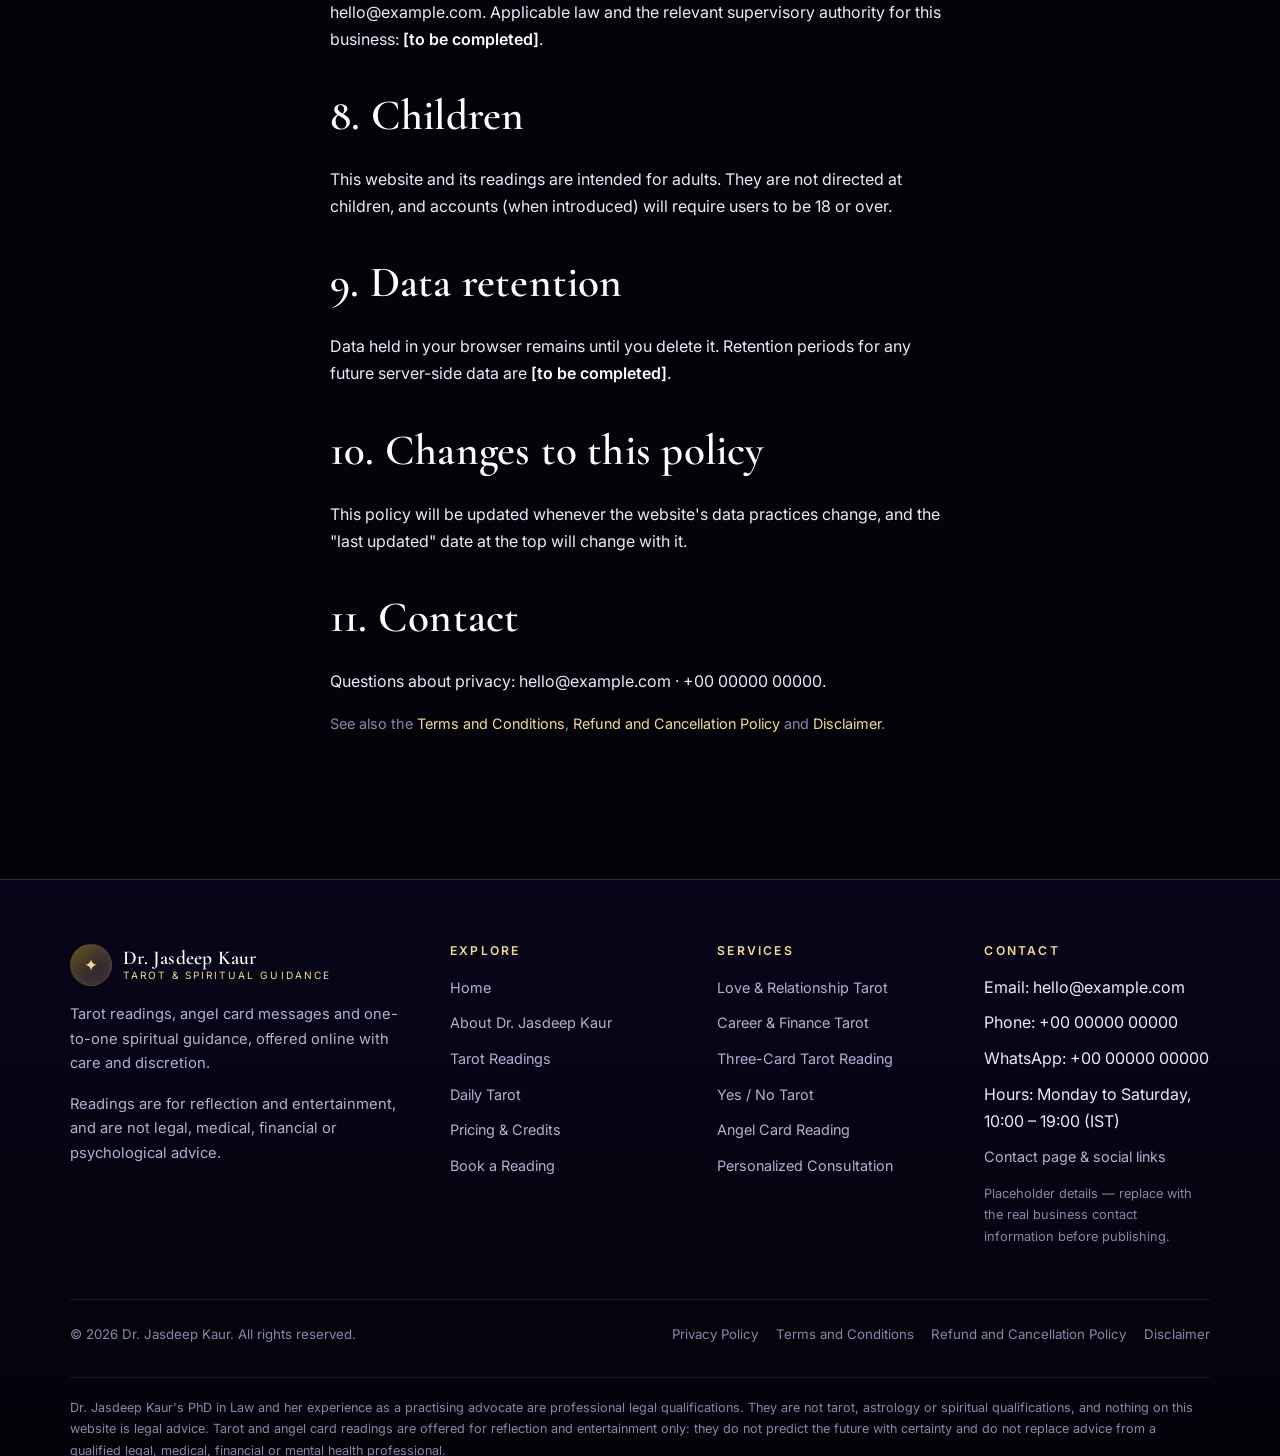
<file: privacy-policy.html>
<!DOCTYPE html>
<html lang="en">
<head>
<meta charset="utf-8">
<meta name="viewport" content="width=device-width, initial-scale=1">

<!-- TODO (before publishing): replace https://example.com with the live domain,
     supply a real 1200×630 social preview image and confirm every business detail. -->
<title>Privacy Policy | Dr. Jasdeep Kaur Tarot &amp; Spiritual Guidance</title>
<meta name="description" content="How this website handles your information: what is stored in your own browser, what is not collected, and what will need to be added before the site goes live.">
<link rel="canonical" href="https://example.com/privacy-policy.html">
<meta name="theme-color" content="#04030a">
<meta name="robots" content="noindex, follow">

<meta property="og:type" content="website">
<meta property="og:site_name" content="Dr. Jasdeep Kaur — Tarot &amp; Spiritual Guidance">
<meta property="og:title" content="Privacy Policy">
<meta property="og:description" content="How this website handles your information: what is stored in your own browser, what is not collected, and what will need to be added before the site goes live.">
<meta property="og:url" content="https://example.com/privacy-policy.html">
<meta property="og:image" content="https://example.com/assets/images/og-image-placeholder.svg">
<meta property="og:locale" content="en">
<meta name="twitter:card" content="summary_large_image">
<meta name="twitter:title" content="Privacy Policy">
<meta name="twitter:description" content="How this website handles your information: what is stored in your own browser, what is not collected, and what will need to be added before the site goes live.">
<meta name="twitter:image" content="https://example.com/assets/images/og-image-placeholder.svg">

<link rel="icon" href="assets/icons/favicon.svg" type="image/svg+xml">
<link rel="apple-touch-icon" href="assets/icons/favicon.svg">

<link rel="preconnect" href="https://fonts.googleapis.com">
<link rel="preconnect" href="https://fonts.gstatic.com" crossorigin>
<link href="https://fonts.googleapis.com/css2?family=Cormorant+Garamond:ital,wght@0,400;0,500;0,600;1,400&family=Inter:wght@400;500;600&display=swap" rel="stylesheet">

<link rel="stylesheet" href="css/style.css">
</head>
<body>
<a class="skip-link" href="#main">Skip to main content</a>
<div class="starfield" aria-hidden="true"></div>

<div class="page">

  <!-- ================= Header (identical on every page) ================= -->
  <header class="site-header" id="site-header">
    <div class="container container--wide header-inner">
      <a class="brand" href="index.html">
        <span class="brand__mark" aria-hidden="true">&#10022;</span>
        <span class="brand__text">
          <span class="brand__name">Dr. Jasdeep Kaur</span>
          <span class="brand__tag">Tarot &amp; Spiritual Guidance</span>
        </span>
      </a>

      <button class="nav-toggle" id="nav-toggle" type="button" aria-expanded="false" aria-controls="primary-nav">
        <span class="nav-toggle__bars" aria-hidden="true"></span>
        <span class="visually-hidden">Open navigation menu</span>
      </button>

      <nav class="primary-nav" id="primary-nav" aria-label="Primary">
        <ul class="nav-list">
          <li><a href="index.html">Home</a></li>
          <li><a href="about.html">About Dr. Jasdeep Kaur</a></li>
          <li><a href="readings.html">Tarot Readings</a></li>
          <li><a href="readings.html#angel-cards">Angel Reading</a></li>
          <li><a href="readings.html#spiritual-guidance">Spiritual Guidance</a></li>
          <li><a href="daily-tarot.html">Daily Tarot</a></li>
          <li><a href="pricing.html">Pricing &amp; Credits</a></li>
          <li><a href="contact.html">Contact</a></li>
          <li><a href="login.html">Login / Register</a></li>
        </ul>
        <div class="nav-actions">
          <a class="credit-chip header-credit" data-credit-chip hidden href="pricing.html#wallet">
            <span class="credit-chip__dot" aria-hidden="true">&#9672;</span>
            <span data-credit-chip-value>0</span> credits
          </a>
          <a class="btn btn--ghost btn--sm nav-actions__auth" href="login.html">Login / Register</a>
          <a class="btn btn--primary btn--sm" href="booking.html">Book a Reading</a>
        </div>
      </nav>
    </div>
  </header>

  <main id="main">

    <section class="page-hero">
      <div class="container">
        <p class="breadcrumb"><a href="index.html">Home</a> &middot; Privacy Policy</p>
        <h1>Privacy Policy</h1>
        <p>What this website does with your information &mdash; and what it deliberately does not do.</p>
      </div>
    </section>

    <section class="section section--tight">
      <div class="container prose measure mx-auto">

        <div class="callout callout--warn">
          <p><strong>This policy is a template and must be completed before launch.</strong> It accurately describes
          how the current static build behaves, but placeholders (marked in square brackets) still need the real
          business details, and a qualified professional should review the final wording for the countries you sell
          in.</p>
        </div>

        <p class="updated">Last updated: <span data-current-year>2026</span> &middot; Applies to this website only.</p>

        <h2>1. Who is responsible for your information</h2>
        <p>
          This website is operated by <strong>[business or practitioner name to be completed]</strong>, contactable
          at <span data-contact-email>hello@example.com</span>. That person or business is the data controller for
          the purposes of applicable data protection law. Registered address and any registration numbers:
          <strong>[to be completed]</strong>.
        </p>

        <h2>2. What this website currently collects</h2>
        <p>
          In its current form this is a static website. It has no server-side application, no database and no user
          accounts. As a result:
        </p>
        <ul>
          <li><strong>Nothing you type into a form is transmitted anywhere.</strong> The booking, contact, login and
          registration forms validate your input in the browser and then tell you they have not sent it.</li>
          <li><strong>No payment information is collected at all.</strong> There is no checkout on this site.</li>
          <li><strong>Passwords are never stored</strong> &mdash; not in localStorage, sessionStorage, cookies or
          anywhere else.</li>
        </ul>

        <h2>3. Information stored in your own browser</h2>
        <p>
          Some features work by saving small amounts of data in your browser's <code>localStorage</code>. This data
          stays on your device, is not readable by this website's owner, and disappears if you clear your browser
          data:
        </p>
        <ul>
          <li><code>djk.demo.wallet.v1</code> &mdash; your demonstration credits and demo transaction history.</li>
          <li><code>djk.demo.readings.v1</code> &mdash; readings you chose to save, including the question you typed.</li>
          <li><code>djk.demo.daily.v1</code> &mdash; the date and card of your daily draw.</li>
          <li><code>djk.demo.bookingDraft.v1</code> &mdash; a draft of the booking form, so a page refresh does not
          lose what you had typed. It is removed after a demo submission.</li>
        </ul>
        <p>
          You can remove all of it at any time from your browser settings, or with the "Reset demo wallet" button on
          the <a href="pricing.html#wallet">Pricing &amp; Credits</a> page.
        </p>

        <h2>4. Cookies and third-party requests</h2>
        <p>
          This website sets no cookies of its own and runs no analytics or advertising scripts. It does load
          two external resources, which means your browser contacts those providers directly:
        </p>
        <ul>
          <li><strong>Google Fonts</strong> &mdash; supplies the typefaces used on every page. Google receives your
          IP address and user agent as part of that request. If you prefer to avoid this, the fonts can be
          self-hosted.</li>
          <li><strong>Your hosting provider</strong> &mdash; like almost all web hosts, will record standard server
          logs such as IP address, timestamps and requested pages. Retention for those logs is
          <strong>[to be completed]</strong>.</li>
        </ul>
        <p>
          Before launch, this section must be updated to describe any analytics, payment provider, email service or
          booking tool that is actually added.
        </p>

        <h2>5. Payments</h2>
        <p>
          No payments are processed on this website, and no card or bank details are ever entered here. When a
          payment provider is connected (for example Razorpay or Stripe, subject to eligibility), that provider will
          handle payment data under its own privacy policy, and only a payment reference and status would be stored
          on the server.
        </p>

        <h2>6. What will change when accounts and bookings go live</h2>
        <p>Once the site is connected to a backend, the following would be collected and would need to be described
        in this policy in detail:</p>
        <ul>
          <li>Account details: name, email address and a securely hashed password.</li>
          <li>Booking details: contact number, preferred date and time, consultation mode and your message.</li>
          <li>Reading history and credit balance, held against your account.</li>
          <li>Technical and security data, such as sign-in timestamps, used to protect accounts.</li>
        </ul>
        <p>
          Lawful basis, retention periods, processors and international transfer arrangements must be documented
          here at that point.
        </p>

        <h2>7. Your rights</h2>
        <p>
          Depending on where you live, you may have the right to access, correct, delete or restrict the use of your
          personal information, to object to processing, and to receive your data in a portable format. To exercise
          any of these rights, contact <span data-contact-email>hello@example.com</span>. Applicable law and the
          relevant supervisory authority for this business: <strong>[to be completed]</strong>.
        </p>

        <h2>8. Children</h2>
        <p>
          This website and its readings are intended for adults. They are not directed at children, and accounts
          (when introduced) will require users to be 18 or over.
        </p>

        <h2>9. Data retention</h2>
        <p>
          Data held in your browser remains until you delete it. Retention periods for any future server-side data
          are <strong>[to be completed]</strong>.
        </p>

        <h2>10. Changes to this policy</h2>
        <p>
          This policy will be updated whenever the website's data practices change, and the "last updated" date at
          the top will change with it.
        </p>

        <h2>11. Contact</h2>
        <p>
          Questions about privacy: <span data-contact-email>hello@example.com</span> &middot;
          <span data-contact-phone>+00 00000 00000</span>.
        </p>

        <p class="small dim">
          See also the <a href="terms.html">Terms and Conditions</a>,
          <a href="refund-policy.html">Refund and Cancellation Policy</a> and
          <a href="disclaimer.html">Disclaimer</a>.
        </p>
      </div>
    </section>

  </main>

  <!-- ================= Footer (identical on every page) ================= -->
  <footer class="site-footer">
    <div class="container">
      <div class="footer-grid">
        <div class="footer-brand">
          <a class="brand" href="index.html">
            <span class="brand__mark" aria-hidden="true">&#10022;</span>
            <span class="brand__text">
              <span class="brand__name">Dr. Jasdeep Kaur</span>
              <span class="brand__tag">Tarot &amp; Spiritual Guidance</span>
            </span>
          </a>
          <p style="margin-top:1rem">
            Tarot readings, angel card messages and one-to-one spiritual guidance, offered online with care and
            discretion.
          </p>
          <p class="small dim">
            Readings are for reflection and entertainment, and are not legal, medical, financial or psychological
            advice.
          </p>
        </div>

        <div class="footer-col">
          <h3>Explore</h3>
          <ul>
            <li><a href="index.html">Home</a></li>
            <li><a href="about.html">About Dr. Jasdeep Kaur</a></li>
            <li><a href="readings.html">Tarot Readings</a></li>
            <li><a href="daily-tarot.html">Daily Tarot</a></li>
            <li><a href="pricing.html">Pricing &amp; Credits</a></li>
            <li><a href="booking.html">Book a Reading</a></li>
          </ul>
        </div>

        <div class="footer-col">
          <h3>Services</h3>
          <ul>
            <li><a href="readings.html#love-relationships">Love &amp; Relationship Tarot</a></li>
            <li><a href="readings.html#career-finance">Career &amp; Finance Tarot</a></li>
            <li><a href="readings.html#three-card">Three-Card Tarot Reading</a></li>
            <li><a href="readings.html#yes-no">Yes / No Tarot</a></li>
            <li><a href="readings.html#angel-cards">Angel Card Reading</a></li>
            <li><a href="readings.html#spiritual-guidance">Personalized Consultation</a></li>
          </ul>
        </div>

        <div class="footer-col">
          <h3>Contact</h3>
          <ul>
            <li>Email: <span data-contact-email>hello@example.com</span></li>
            <li>Phone: <span data-contact-phone>+00 00000 00000</span></li>
            <li>WhatsApp: <span data-contact-whatsapp>+00 00000 00000</span></li>
            <li>Hours: <span data-contact-hours>Monday to Saturday, 10:00 – 19:00 (IST)</span></li>
            <li><a href="contact.html">Contact page &amp; social links</a></li>
          </ul>
          <p class="xsmall dim" style="margin-top:.8rem">
            Placeholder details &mdash; replace with the real business contact information before publishing.
          </p>
        </div>
      </div>

      <div class="footer-bottom">
        <p style="margin:0">&copy; <span data-current-year>2026</span> Dr. Jasdeep Kaur. All rights reserved.</p>
        <nav class="footer-legal" aria-label="Legal">
          <a href="privacy-policy.html">Privacy Policy</a>
          <a href="terms.html">Terms and Conditions</a>
          <a href="refund-policy.html">Refund and Cancellation Policy</a>
          <a href="disclaimer.html">Disclaimer</a>
        </nav>
      </div>

      <p class="footer-disclaimer">
        Dr. Jasdeep Kaur's PhD in Law and her experience as a practising advocate are professional legal
        qualifications. They are not tarot, astrology or spiritual qualifications, and nothing on this website is
        legal advice. Tarot and angel card readings are offered for reflection and entertainment only: they do not
        predict the future with certainty and do not replace advice from a qualified legal, medical, financial or
        mental health professional.
      </p>
    </div>
  </footer>

</div><!-- /.page -->

<script src="js/main.js" defer></script>
<script src="js/wallet.js" defer></script>

</body>
</html>
</file>
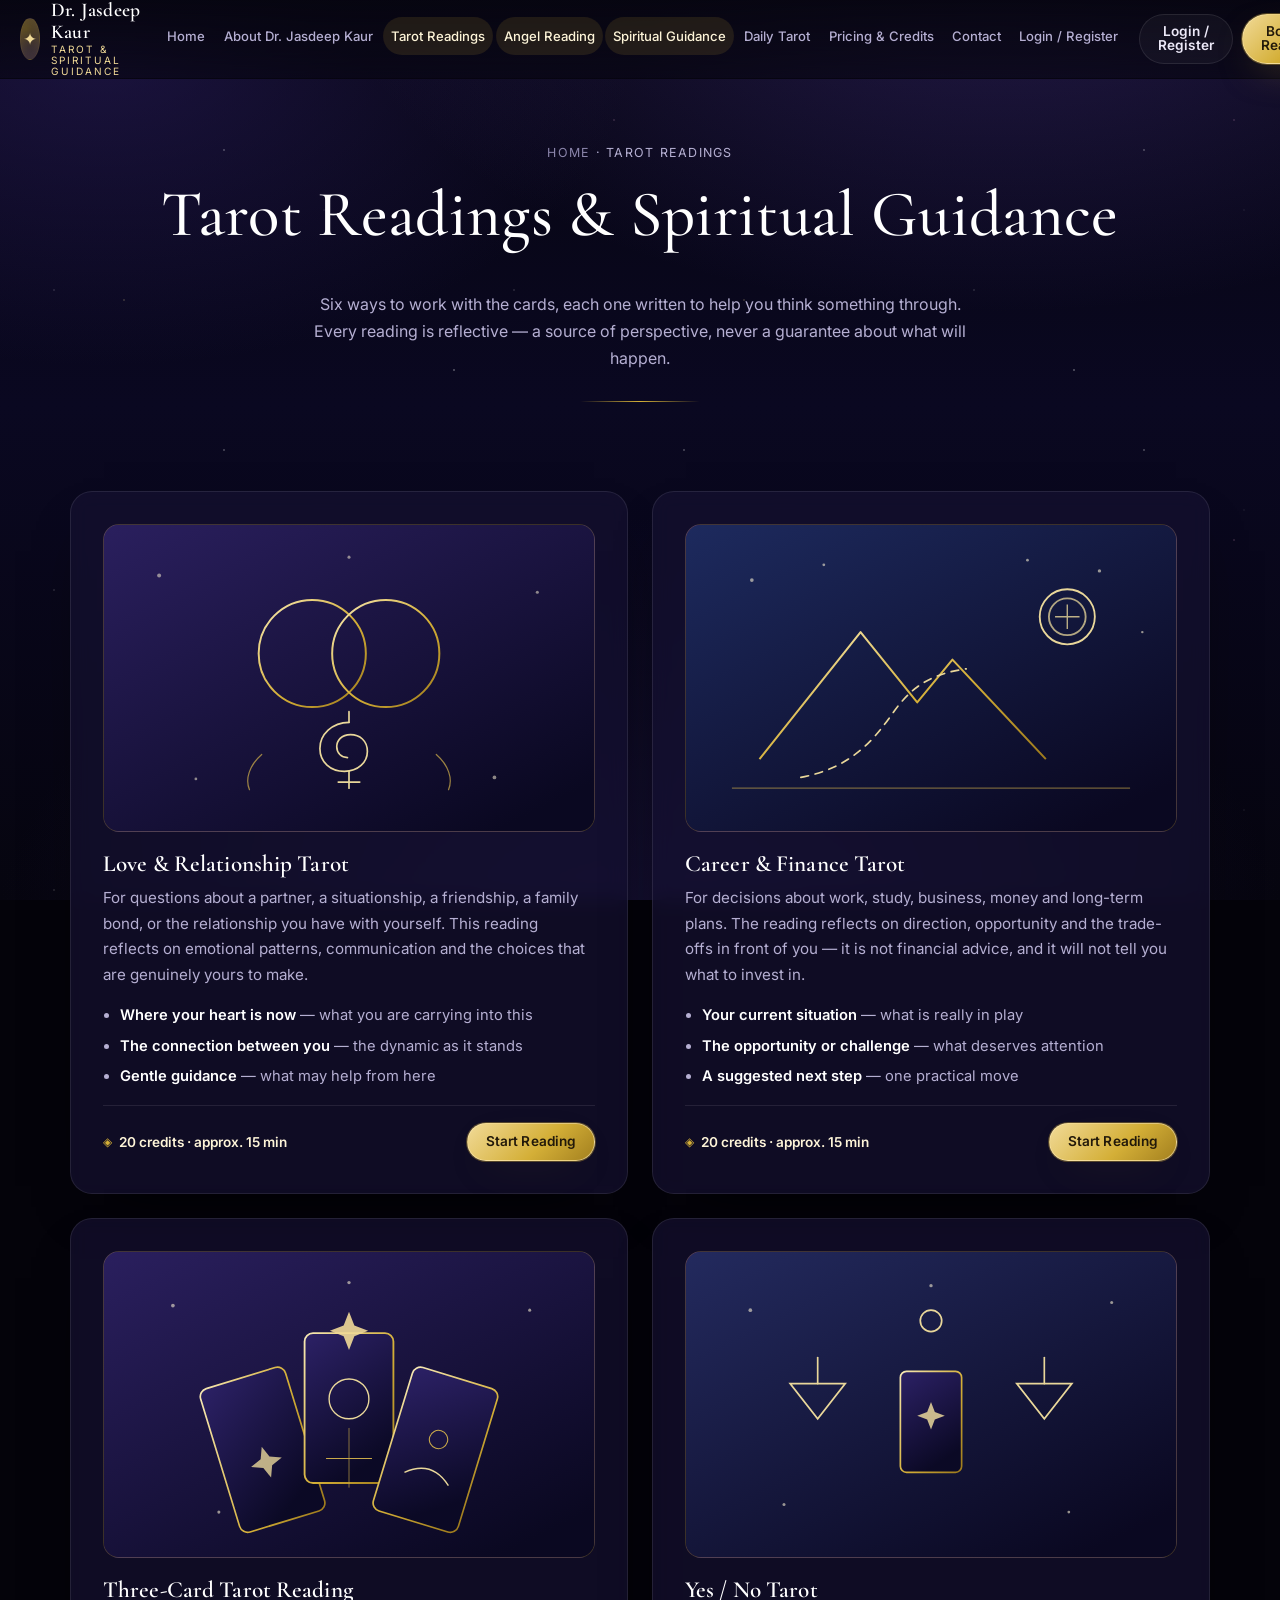
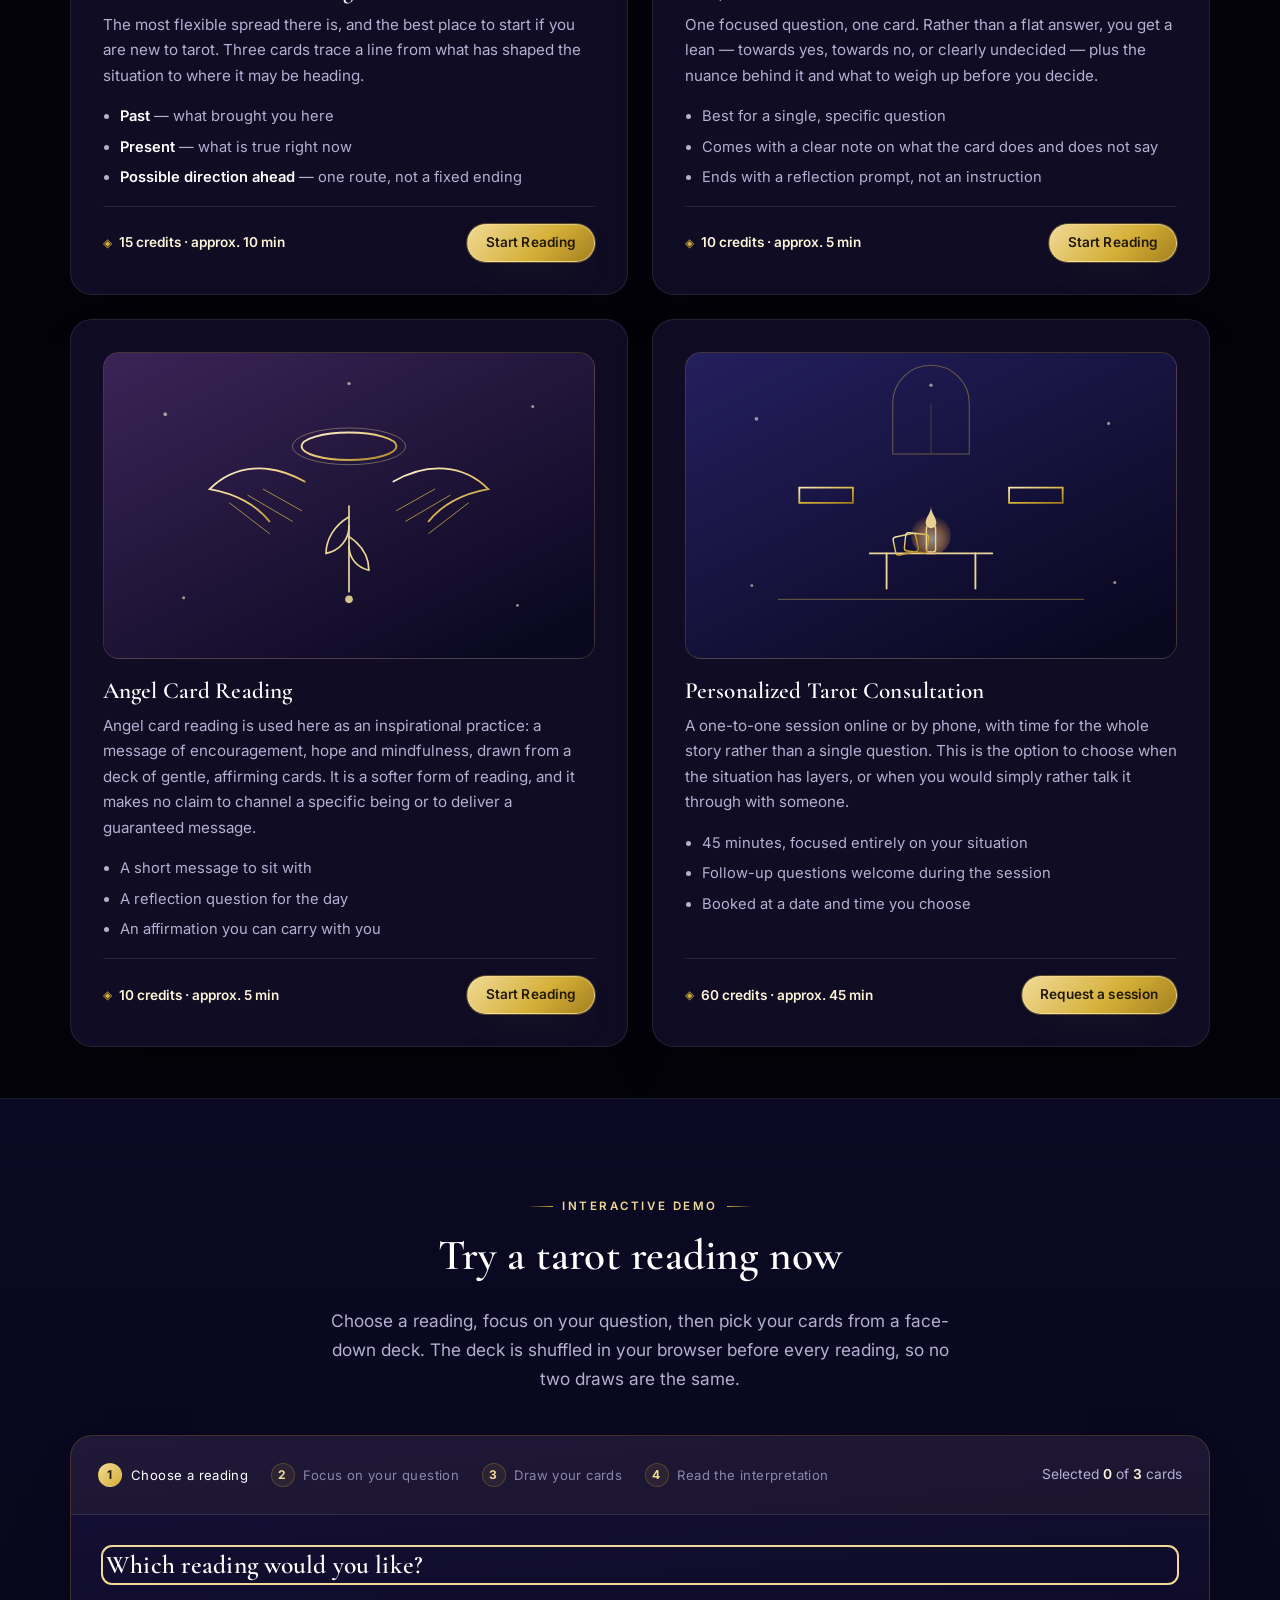
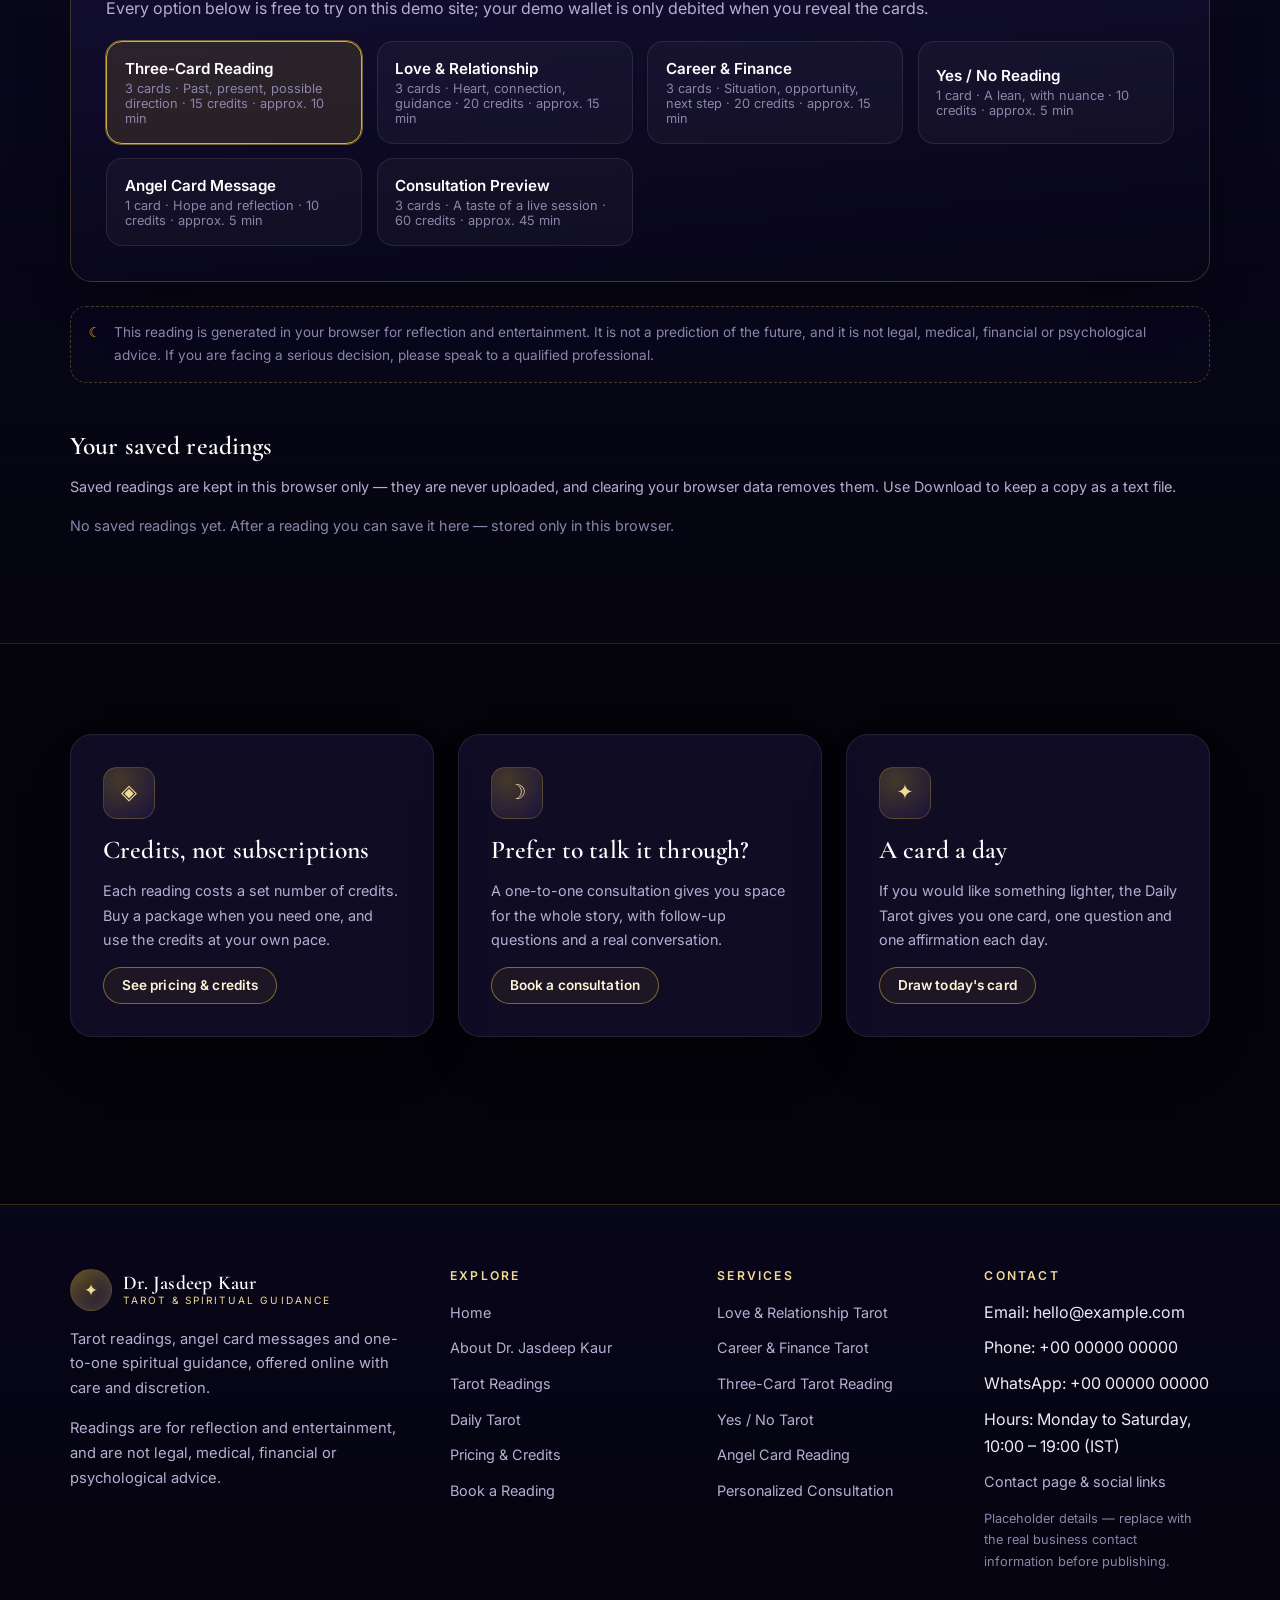
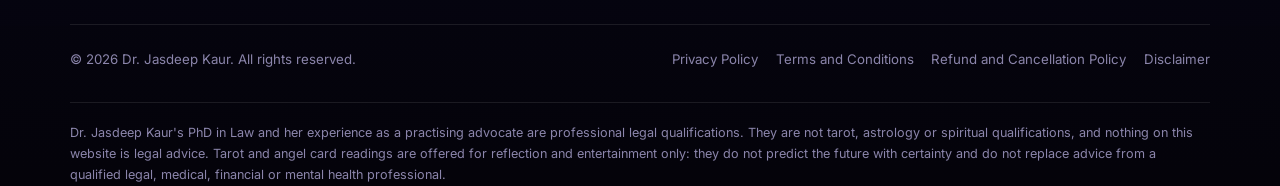
<file: readings.html>
<!DOCTYPE html>
<html lang="en">
<head>
<meta charset="utf-8">
<meta name="viewport" content="width=device-width, initial-scale=1">

<!-- TODO (before publishing): replace https://example.com with the live domain,
     supply a real 1200×630 social preview image and confirm every business detail. -->
<title>Tarot Readings Online | Love, Career, Angel &amp; Three-Card Spreads</title>
<meta name="description" content="Explore online tarot readings with Dr. Jasdeep Kaur: love and relationship tarot, career and finance tarot, three-card spreads, yes/no readings, angel card messages and personal consultations.">
<link rel="canonical" href="https://example.com/readings.html">
<meta name="theme-color" content="#04030a">
<meta name="robots" content="index, follow">

<meta property="og:type" content="website">
<meta property="og:site_name" content="Dr. Jasdeep Kaur — Tarot &amp; Spiritual Guidance">
<meta property="og:title" content="Tarot Readings Online with Dr. Jasdeep Kaur">
<meta property="og:description" content="Explore online tarot readings with Dr. Jasdeep Kaur: love and relationship tarot, career and finance tarot, three-card spreads, yes/no readings, angel card messages and personal consultations.">
<meta property="og:url" content="https://example.com/readings.html">
<meta property="og:image" content="https://example.com/assets/images/og-image-placeholder.svg">
<meta property="og:locale" content="en">
<meta name="twitter:card" content="summary_large_image">
<meta name="twitter:title" content="Tarot Readings Online with Dr. Jasdeep Kaur">
<meta name="twitter:description" content="Explore online tarot readings with Dr. Jasdeep Kaur: love and relationship tarot, career and finance tarot, three-card spreads, yes/no readings, angel card messages and personal consultations.">
<meta name="twitter:image" content="https://example.com/assets/images/og-image-placeholder.svg">

<link rel="icon" href="assets/icons/favicon.svg" type="image/svg+xml">
<link rel="apple-touch-icon" href="assets/icons/favicon.svg">

<link rel="preconnect" href="https://fonts.googleapis.com">
<link rel="preconnect" href="https://fonts.gstatic.com" crossorigin>
<link href="https://fonts.googleapis.com/css2?family=Cormorant+Garamond:ital,wght@0,400;0,500;0,600;1,400&family=Inter:wght@400;500;600&display=swap" rel="stylesheet">

<link rel="stylesheet" href="css/style.css">
<script type="application/ld+json">
{
  "@context": "https://schema.org",
  "@type": "ItemList",
  "name": "Tarot readings offered by Dr. Jasdeep Kaur",
  "itemListElement": [
    { "@type": "ListItem", "position": 1, "name": "Love and Relationship Tarot" },
    { "@type": "ListItem", "position": 2, "name": "Career and Finance Tarot" },
    { "@type": "ListItem", "position": 3, "name": "Three-Card Tarot Reading" },
    { "@type": "ListItem", "position": 4, "name": "Yes / No Tarot" },
    { "@type": "ListItem", "position": 5, "name": "Angel Card Reading" },
    { "@type": "ListItem", "position": 6, "name": "Personalized Tarot Consultation" }
  ]
}
</script>
</head>
<body>
<a class="skip-link" href="#main">Skip to main content</a>
<div class="starfield" aria-hidden="true"></div>

<div class="page">

  <!-- ================= Header (identical on every page) ================= -->
  <header class="site-header" id="site-header">
    <div class="container container--wide header-inner">
      <a class="brand" href="index.html">
        <span class="brand__mark" aria-hidden="true">&#10022;</span>
        <span class="brand__text">
          <span class="brand__name">Dr. Jasdeep Kaur</span>
          <span class="brand__tag">Tarot &amp; Spiritual Guidance</span>
        </span>
      </a>

      <button class="nav-toggle" id="nav-toggle" type="button" aria-expanded="false" aria-controls="primary-nav">
        <span class="nav-toggle__bars" aria-hidden="true"></span>
        <span class="visually-hidden">Open navigation menu</span>
      </button>

      <nav class="primary-nav" id="primary-nav" aria-label="Primary">
        <ul class="nav-list">
          <li><a href="index.html">Home</a></li>
          <li><a href="about.html">About Dr. Jasdeep Kaur</a></li>
          <li><a href="readings.html">Tarot Readings</a></li>
          <li><a href="readings.html#angel-cards">Angel Reading</a></li>
          <li><a href="readings.html#spiritual-guidance">Spiritual Guidance</a></li>
          <li><a href="daily-tarot.html">Daily Tarot</a></li>
          <li><a href="pricing.html">Pricing &amp; Credits</a></li>
          <li><a href="contact.html">Contact</a></li>
          <li><a href="login.html">Login / Register</a></li>
        </ul>
        <div class="nav-actions">
          <a class="credit-chip header-credit" data-credit-chip hidden href="pricing.html#wallet">
            <span class="credit-chip__dot" aria-hidden="true">&#9672;</span>
            <span data-credit-chip-value>0</span> credits
          </a>
          <a class="btn btn--ghost btn--sm nav-actions__auth" href="login.html">Login / Register</a>
          <a class="btn btn--primary btn--sm" href="booking.html">Book a Reading</a>
        </div>
      </nav>
    </div>
  </header>

  <main id="main">

    <section class="page-hero">
      <div class="container">
        <p class="breadcrumb"><a href="index.html">Home</a> &middot; Tarot Readings</p>
        <h1>Tarot Readings &amp; Spiritual Guidance</h1>
        <p>
          Six ways to work with the cards, each one written to help you think something through. Every reading is
          reflective &mdash; a source of perspective, never a guarantee about what will happen.
        </p>
      </div>
    </section>

    <!-- ============ Service list ============ -->
    <section class="section section--tight">
      <div class="container">
        <div class="grid grid--2">

          <!-- Love -->
          <article class="card card--hover service-card" id="love-relationships" data-service="love" data-reveal>
            <div class="service-card__art">
              <img src="assets/images/service-love.svg" alt="Two interlocking circles above a stylised rose" width="640" height="400" loading="lazy" decoding="async">
            </div>
            <div class="service-card__body">
              <h2 class="card__title" style="font-size:1.45rem">Love &amp; Relationship Tarot</h2>
              <p>
                For questions about a partner, a situationship, a friendship, a family bond, or the relationship
                you have with yourself. This reading reflects on emotional patterns, communication and the choices
                that are genuinely yours to make.
              </p>
              <ul class="small">
                <li><strong>Where your heart is now</strong> &mdash; what you are carrying into this</li>
                <li><strong>The connection between you</strong> &mdash; the dynamic as it stands</li>
                <li><strong>Gentle guidance</strong> &mdash; what may help from here</li>
              </ul>
            </div>
            <div class="service-card__foot">
              <span class="cost-badge" data-cost-for="love">20 credits &middot; approx. 15 min</span>
              <a class="btn btn--primary btn--sm" href="readings.html?service=love#reading-experience">Start Reading</a>
            </div>
          </article>

          <!-- Career -->
          <article class="card card--hover service-card" id="career-finance" data-service="career" data-reveal data-reveal-delay="60">
            <div class="service-card__art">
              <img src="assets/images/service-career.svg" alt="A mountain peak with a winding path and a rising coin" width="640" height="400" loading="lazy" decoding="async">
            </div>
            <div class="service-card__body">
              <h2 class="card__title" style="font-size:1.45rem">Career &amp; Finance Tarot</h2>
              <p>
                For decisions about work, study, business, money and long-term plans. The reading reflects on
                direction, opportunity and the trade-offs in front of you &mdash; it is not financial advice, and
                it will not tell you what to invest in.
              </p>
              <ul class="small">
                <li><strong>Your current situation</strong> &mdash; what is really in play</li>
                <li><strong>The opportunity or challenge</strong> &mdash; what deserves attention</li>
                <li><strong>A suggested next step</strong> &mdash; one practical move</li>
              </ul>
            </div>
            <div class="service-card__foot">
              <span class="cost-badge" data-cost-for="career">20 credits &middot; approx. 15 min</span>
              <a class="btn btn--primary btn--sm" href="readings.html?service=career#reading-experience">Start Reading</a>
            </div>
          </article>

          <!-- Three-card -->
          <article class="card card--hover service-card" id="three-card" data-service="three-card" data-reveal>
            <div class="service-card__art">
              <img src="assets/images/service-three-card.svg" alt="Three tarot cards fanned out beneath a star" width="640" height="400" loading="lazy" decoding="async">
            </div>
            <div class="service-card__body">
              <h2 class="card__title" style="font-size:1.45rem">Three-Card Tarot Reading</h2>
              <p>
                The most flexible spread there is, and the best place to start if you are new to tarot. Three
                cards trace a line from what has shaped the situation to where it may be heading.
              </p>
              <ul class="small">
                <li><strong>Past</strong> &mdash; what brought you here</li>
                <li><strong>Present</strong> &mdash; what is true right now</li>
                <li><strong>Possible direction ahead</strong> &mdash; one route, not a fixed ending</li>
              </ul>
            </div>
            <div class="service-card__foot">
              <span class="cost-badge" data-cost-for="three-card">15 credits &middot; approx. 10 min</span>
              <a class="btn btn--primary btn--sm" href="readings.html?service=three-card#reading-experience">Start Reading</a>
            </div>
          </article>

          <!-- Yes / No -->
          <article class="card card--hover service-card" id="yes-no" data-service="yes-no" data-reveal data-reveal-delay="60">
            <div class="service-card__art">
              <img src="assets/images/service-yes-no.svg" alt="A balanced set of scales with a single card at its centre" width="640" height="400" loading="lazy" decoding="async">
            </div>
            <div class="service-card__body">
              <h2 class="card__title" style="font-size:1.45rem">Yes / No Tarot</h2>
              <p>
                One focused question, one card. Rather than a flat answer, you get a lean &mdash; towards yes,
                towards no, or clearly undecided &mdash; plus the nuance behind it and what to weigh up before you
                decide.
              </p>
              <ul class="small">
                <li>Best for a single, specific question</li>
                <li>Comes with a clear note on what the card does and does not say</li>
                <li>Ends with a reflection prompt, not an instruction</li>
              </ul>
            </div>
            <div class="service-card__foot">
              <span class="cost-badge" data-cost-for="yes-no">10 credits &middot; approx. 5 min</span>
              <a class="btn btn--primary btn--sm" href="readings.html?service=yes-no#reading-experience">Start Reading</a>
            </div>
          </article>

          <!-- Angel -->
          <article class="card card--hover service-card" id="angel-cards" data-service="angel" data-reveal>
            <div class="service-card__art">
              <img src="assets/images/service-angel.svg" alt="A halo, two wings and a falling feather" width="640" height="400" loading="lazy" decoding="async">
            </div>
            <div class="service-card__body">
              <h2 class="card__title" style="font-size:1.45rem">Angel Card Reading</h2>
              <p>
                Angel card reading is used here as an inspirational practice: a message of encouragement, hope and
                mindfulness, drawn from a deck of gentle, affirming cards. It is a softer form of reading, and it
                makes no claim to channel a specific being or to deliver a guaranteed message.
              </p>
              <ul class="small">
                <li>A short message to sit with</li>
                <li>A reflection question for the day</li>
                <li>An affirmation you can carry with you</li>
              </ul>
            </div>
            <div class="service-card__foot">
              <span class="cost-badge" data-cost-for="angel">10 credits &middot; approx. 5 min</span>
              <a class="btn btn--primary btn--sm" href="readings.html?service=angel#reading-experience">Start Reading</a>
            </div>
          </article>

          <!-- Consultation -->
          <article class="card card--hover service-card" id="spiritual-guidance" data-service="consultation" data-reveal data-reveal-delay="60">
            <div class="service-card__art">
              <img src="assets/images/service-consultation.svg" alt="Two chairs facing each other with a candle and cards on a small table" width="640" height="400" loading="lazy" decoding="async">
            </div>
            <div class="service-card__body">
              <h2 class="card__title" style="font-size:1.45rem">Personalized Tarot Consultation</h2>
              <p>
                A one-to-one session online or by phone, with time for the whole story rather than a single
                question. This is the option to choose when the situation has layers, or when you would simply
                rather talk it through with someone.
              </p>
              <ul class="small">
                <li>45 minutes, focused entirely on your situation</li>
                <li>Follow-up questions welcome during the session</li>
                <li>Booked at a date and time you choose</li>
              </ul>
            </div>
            <div class="service-card__foot">
              <span class="cost-badge" data-cost-for="consultation">60 credits &middot; approx. 45 min</span>
              <a class="btn btn--primary btn--sm" href="booking.html">Request a session</a>
            </div>
          </article>

        </div>
      </div>
    </section>

    <!-- ============ Interactive reading ============ -->
    <section class="section section--alt" id="reading-experience">
      <div class="container">
        <div class="section-head section-head--center">
          <p class="eyebrow">Interactive demo</p>
          <h2>Try a tarot reading now</h2>
          <p class="lede">
            Choose a reading, focus on your question, then pick your cards from a face-down deck. The deck is
            shuffled in your browser before every reading, so no two draws are the same.
          </p>
        </div>

        <div class="reader" id="reading-app">
          <div class="reader__head">
            <ol class="stepper">
              <li data-step-label="choose">Choose a reading</li>
              <li data-step-label="focus">Focus on your question</li>
              <li data-step-label="draw">Draw your cards</li>
              <li data-step-label="result">Read the interpretation</li>
            </ol>
            <p class="selection-counter" style="margin:0">
              Selected <strong data-selection-count>0</strong> of <strong data-required-count>3</strong> cards
            </p>
          </div>

          <div class="reader__body">

            <!-- Step 1: choose -->
            <section class="reading-step" data-step="choose">
              <h3>Which reading would you like?</h3>
              <p class="muted">Every option below is free to try on this demo site; your demo wallet is only debited when you reveal the cards.</p>
              <div class="choice-grid" style="margin-top:1.2rem">
                <button type="button" class="choice" data-choose-service="three-card" aria-pressed="false">
                  <span class="choice__title">Three-Card Reading</span>
                  <span class="choice__meta">3 cards &middot; Past, present, possible direction &middot; <span data-cost-for="three-card">15 credits</span></span>
                </button>
                <button type="button" class="choice" data-choose-service="love" aria-pressed="false">
                  <span class="choice__title">Love &amp; Relationship</span>
                  <span class="choice__meta">3 cards &middot; Heart, connection, guidance &middot; <span data-cost-for="love">20 credits</span></span>
                </button>
                <button type="button" class="choice" data-choose-service="career" aria-pressed="false">
                  <span class="choice__title">Career &amp; Finance</span>
                  <span class="choice__meta">3 cards &middot; Situation, opportunity, next step &middot; <span data-cost-for="career">20 credits</span></span>
                </button>
                <button type="button" class="choice" data-choose-service="yes-no" aria-pressed="false">
                  <span class="choice__title">Yes / No Reading</span>
                  <span class="choice__meta">1 card &middot; A lean, with nuance &middot; <span data-cost-for="yes-no">10 credits</span></span>
                </button>
                <button type="button" class="choice" data-choose-service="angel" aria-pressed="false">
                  <span class="choice__title">Angel Card Message</span>
                  <span class="choice__meta">1 card &middot; Hope and reflection &middot; <span data-cost-for="angel">10 credits</span></span>
                </button>
                <button type="button" class="choice" data-choose-service="consultation" aria-pressed="false">
                  <span class="choice__title">Consultation Preview</span>
                  <span class="choice__meta">3 cards &middot; A taste of a live session &middot; <span data-cost-for="consultation">60 credits</span></span>
                </button>
              </div>
            </section>

            <!-- Step 2: focus -->
            <section class="reading-step" data-step="focus" hidden>
              <h3>Focus on your question</h3>
              <p class="muted">
                You have chosen <strong class="gold" data-service-label>a three-card reading</strong> &middot;
                <span data-service-cost>15 credits</span> &middot; <span data-service-duration>approx. 10 min</span>
              </p>
              <div class="callout" style="margin:1.2rem 0">
                <p class="small" style="margin:0">
                  Take a breath and hold one question in mind. Write it in a few words &mdash; specific questions
                  tend to give more useful readings than broad ones. Nothing you type is uploaded; it stays in
                  this browser tab.
                </p>
              </div>
              <div class="field">
                <label for="reading-question">Your question or focus</label>
                <textarea id="reading-question" name="reading-question" maxlength="280"
                          placeholder="For example: What should I understand about how I communicate at work?"
                          aria-describedby="reading-question-hint"></textarea>
                <p class="hint" id="reading-question-hint">A sentence or two is plenty. This is never sent anywhere.</p>
              </div>
              <div class="btn-row" style="margin-top:1.4rem">
                <button type="button" class="btn btn--primary" data-focus-continue>Continue to the deck</button>
                <button type="button" class="btn btn--ghost" data-back-to-choose>Change reading type</button>
              </div>
            </section>

            <!-- Step 3: draw -->
            <section class="reading-step" data-step="draw" hidden>
              <h3>Draw your cards</h3>
              <p class="muted" data-draw-hint>Choose your cards from the deck below.</p>
              <ul class="deck" id="deck" style="margin-top:1.4rem"></ul>
              <div class="btn-row" style="margin-top:1.8rem">
                <button type="button" class="btn btn--primary" data-reveal-btn disabled>Select 3 more</button>
                <button type="button" class="btn btn--ghost" data-back-to-choose>Change reading type</button>
              </div>
              <p class="small dim" style="margin-top:1rem">
                Cards are drawn from a sample deck of twelve Major Arcana cards and shuffled fairly with your
                browser's random number generator.
              </p>
            </section>

            <!-- Step 4: result -->
            <section class="reading-step" data-step="result" hidden>
              <h3 data-result-title>Your reading</h3>
              <p class="muted" data-question-echo hidden></p>
              <div class="spread" data-spread></div>
              <div class="reader-summary">
                <h3>Your reading together</h3>
                <div data-summary></div>
              </div>
              <div class="btn-row" style="margin-top:1.8rem">
                <a class="btn btn--primary" href="booking.html">Book a consultation</a>
                <button type="button" class="btn btn--outline" data-save-reading>Save this reading</button>
                <button type="button" class="btn btn--ghost" data-download-reading>Download as text</button>
                <button type="button" class="btn btn--ghost" data-restart>Start over</button>
              </div>
            </section>

          </div>
        </div>

        <p class="disclaimer-strip" style="margin-top:1.5rem">
          This reading is generated in your browser for reflection and entertainment. It is not a prediction of
          the future, and it is not legal, medical, financial or psychological advice. If you are facing a serious
          decision, please speak to a qualified professional.
        </p>

        <!-- Saved readings -->
        <div style="margin-top:3rem">
          <h3>Your saved readings</h3>
          <p class="muted small">
            Saved readings are kept in this browser only &mdash; they are never uploaded, and clearing your browser
            data removes them. Use Download to keep a copy as a text file.
          </p>
          <div class="stack" data-saved-readings></div>
        </div>
      </div>
    </section>

    <!-- ============ Credit note ============ -->
    <section class="section">
      <div class="container grid grid--3">
        <div class="card" data-reveal>
          <div class="card__icon" aria-hidden="true">&#9672;</div>
          <h3>Credits, not subscriptions</h3>
          <p class="muted small">
            Each reading costs a set number of credits. Buy a package when you need one, and use the credits at
            your own pace.
          </p>
          <a class="btn btn--outline btn--sm" href="pricing.html">See pricing &amp; credits</a>
        </div>
        <div class="card" data-reveal data-reveal-delay="60">
          <div class="card__icon" aria-hidden="true">&#9789;</div>
          <h3>Prefer to talk it through?</h3>
          <p class="muted small">
            A one-to-one consultation gives you space for the whole story, with follow-up questions and a real
            conversation.
          </p>
          <a class="btn btn--outline btn--sm" href="booking.html">Book a consultation</a>
        </div>
        <div class="card" data-reveal data-reveal-delay="120">
          <div class="card__icon" aria-hidden="true">&#10022;</div>
          <h3>A card a day</h3>
          <p class="muted small">
            If you would like something lighter, the Daily Tarot gives you one card, one question and one
            affirmation each day.
          </p>
          <a class="btn btn--outline btn--sm" href="daily-tarot.html">Draw today's card</a>
        </div>
      </div>
    </section>

  </main>

  <!-- ================= Footer (identical on every page) ================= -->
  <footer class="site-footer">
    <div class="container">
      <div class="footer-grid">
        <div class="footer-brand">
          <a class="brand" href="index.html">
            <span class="brand__mark" aria-hidden="true">&#10022;</span>
            <span class="brand__text">
              <span class="brand__name">Dr. Jasdeep Kaur</span>
              <span class="brand__tag">Tarot &amp; Spiritual Guidance</span>
            </span>
          </a>
          <p style="margin-top:1rem">
            Tarot readings, angel card messages and one-to-one spiritual guidance, offered online with care and
            discretion.
          </p>
          <p class="small dim">
            Readings are for reflection and entertainment, and are not legal, medical, financial or psychological
            advice.
          </p>
        </div>

        <div class="footer-col">
          <h3>Explore</h3>
          <ul>
            <li><a href="index.html">Home</a></li>
            <li><a href="about.html">About Dr. Jasdeep Kaur</a></li>
            <li><a href="readings.html">Tarot Readings</a></li>
            <li><a href="daily-tarot.html">Daily Tarot</a></li>
            <li><a href="pricing.html">Pricing &amp; Credits</a></li>
            <li><a href="booking.html">Book a Reading</a></li>
          </ul>
        </div>

        <div class="footer-col">
          <h3>Services</h3>
          <ul>
            <li><a href="readings.html#love-relationships">Love &amp; Relationship Tarot</a></li>
            <li><a href="readings.html#career-finance">Career &amp; Finance Tarot</a></li>
            <li><a href="readings.html#three-card">Three-Card Tarot Reading</a></li>
            <li><a href="readings.html#yes-no">Yes / No Tarot</a></li>
            <li><a href="readings.html#angel-cards">Angel Card Reading</a></li>
            <li><a href="readings.html#spiritual-guidance">Personalized Consultation</a></li>
          </ul>
        </div>

        <div class="footer-col">
          <h3>Contact</h3>
          <ul>
            <li>Email: <span data-contact-email>hello@example.com</span></li>
            <li>Phone: <span data-contact-phone>+00 00000 00000</span></li>
            <li>WhatsApp: <span data-contact-whatsapp>+00 00000 00000</span></li>
            <li>Hours: <span data-contact-hours>Monday to Saturday, 10:00 – 19:00 (IST)</span></li>
            <li><a href="contact.html">Contact page &amp; social links</a></li>
          </ul>
          <p class="xsmall dim" style="margin-top:.8rem">
            Placeholder details &mdash; replace with the real business contact information before publishing.
          </p>
        </div>
      </div>

      <div class="footer-bottom">
        <p style="margin:0">&copy; <span data-current-year>2026</span> Dr. Jasdeep Kaur. All rights reserved.</p>
        <nav class="footer-legal" aria-label="Legal">
          <a href="privacy-policy.html">Privacy Policy</a>
          <a href="terms.html">Terms and Conditions</a>
          <a href="refund-policy.html">Refund and Cancellation Policy</a>
          <a href="disclaimer.html">Disclaimer</a>
        </nav>
      </div>

      <p class="footer-disclaimer">
        Dr. Jasdeep Kaur's PhD in Law and her experience as a practising advocate are professional legal
        qualifications. They are not tarot, astrology or spiritual qualifications, and nothing on this website is
        legal advice. Tarot and angel card readings are offered for reflection and entertainment only: they do not
        predict the future with certainty and do not replace advice from a qualified legal, medical, financial or
        mental health professional.
      </p>
    </div>
  </footer>

</div><!-- /.page -->

<script src="js/main.js" defer></script>
<script src="js/wallet.js" defer></script>
<script src="js/tarot.js" defer></script>
</body>
</html>
</file>
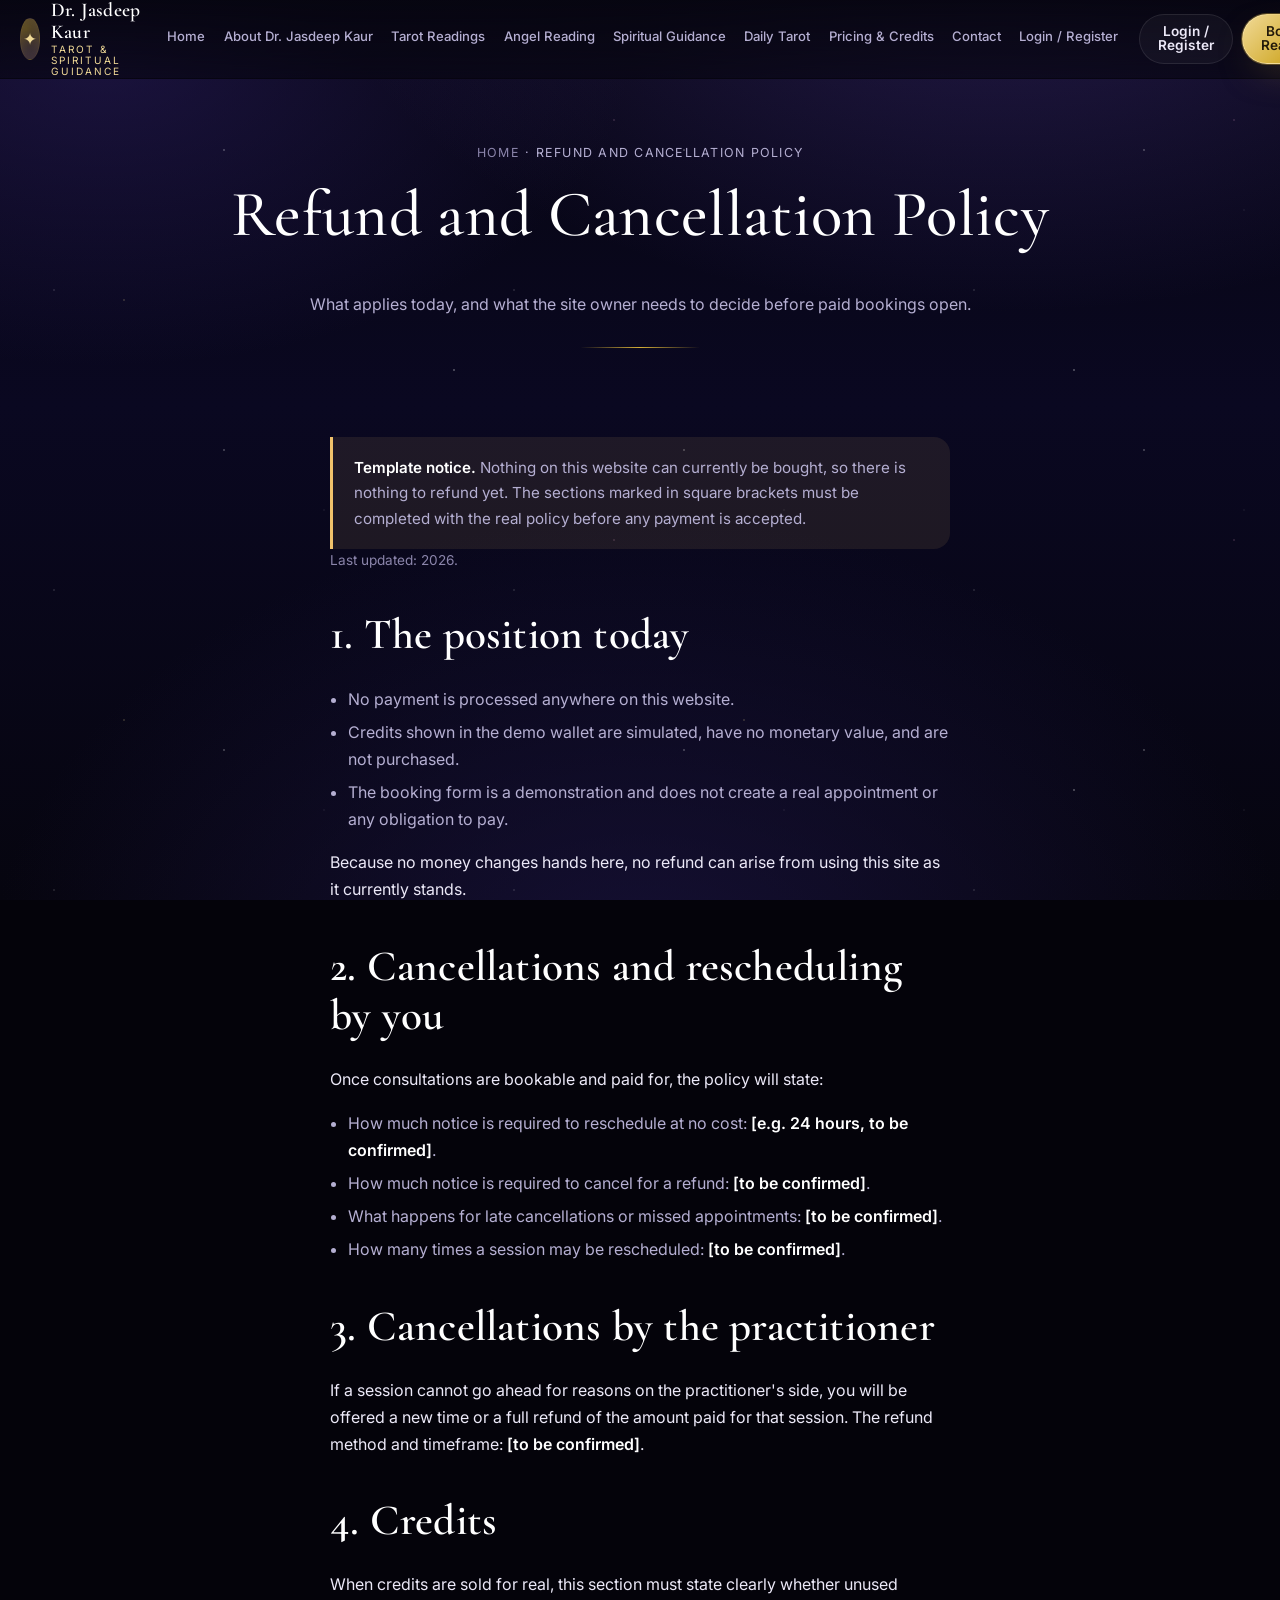
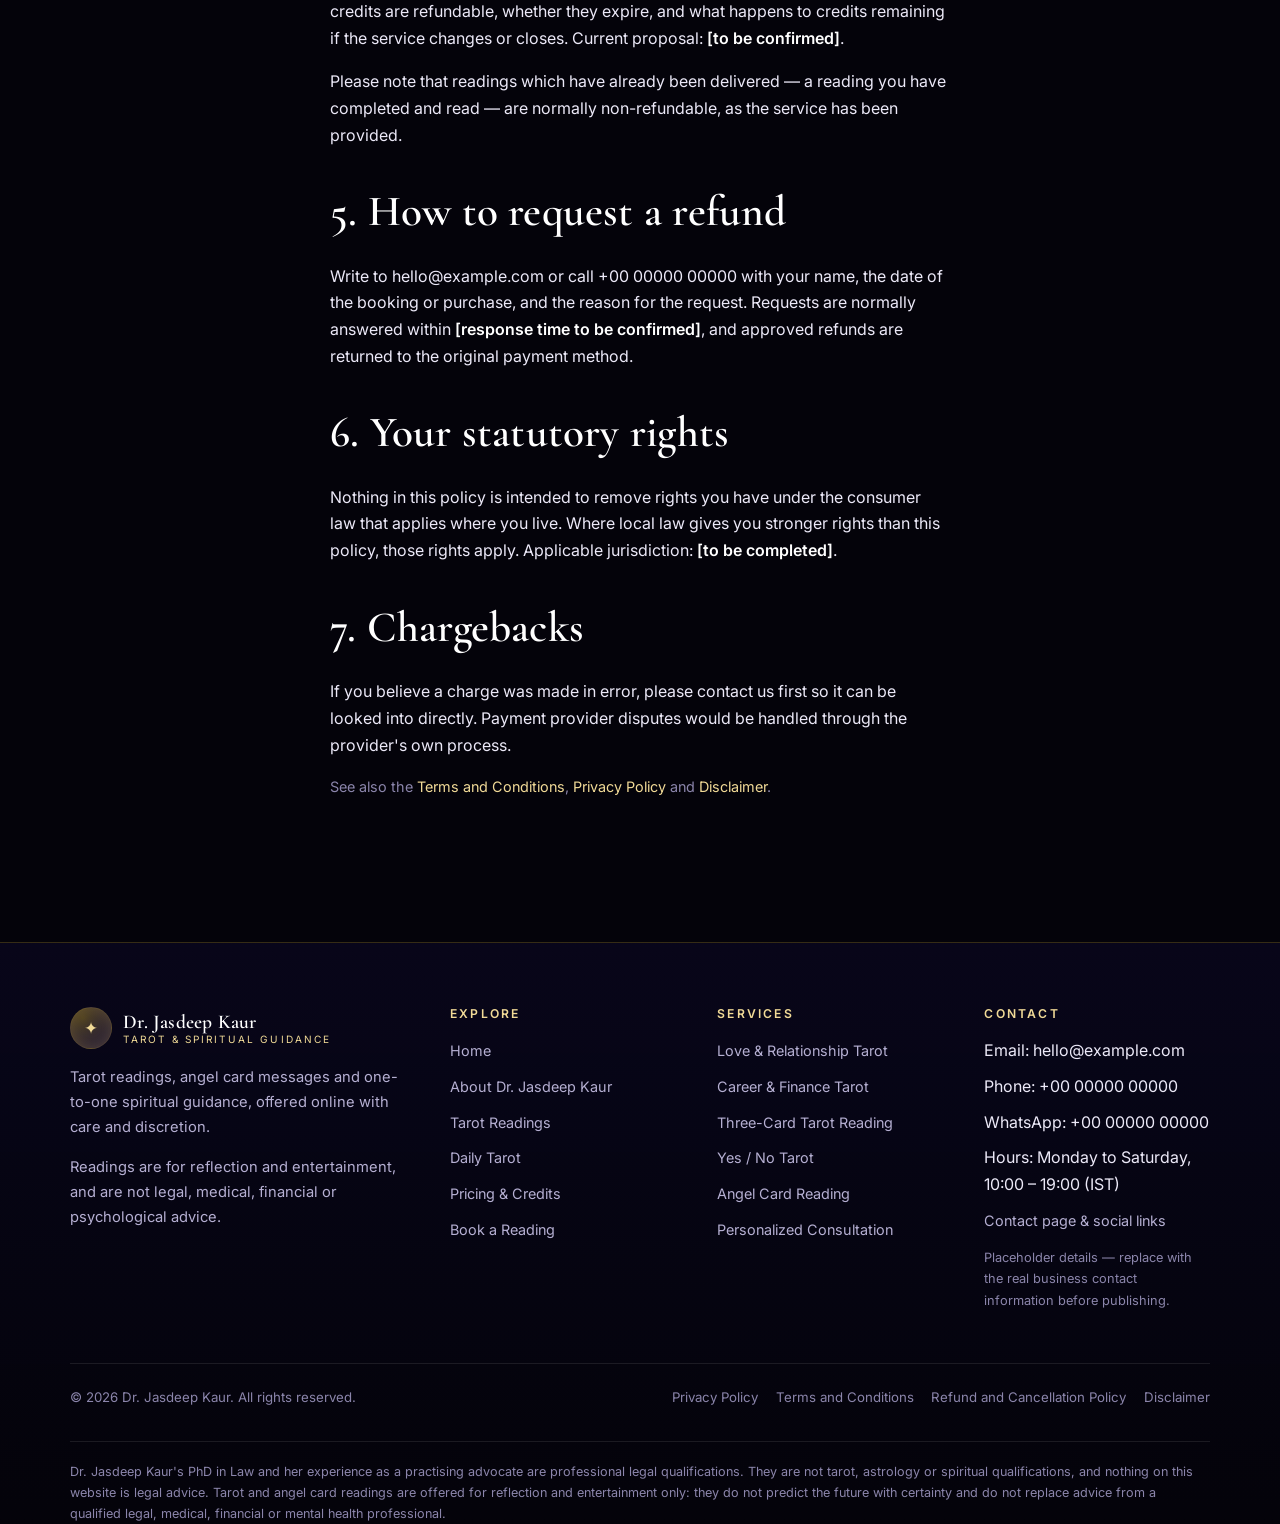
<file: refund-policy.html>
<!DOCTYPE html>
<html lang="en">
<head>
<meta charset="utf-8">
<meta name="viewport" content="width=device-width, initial-scale=1">

<!-- TODO (before publishing): replace https://example.com with the live domain,
     supply a real 1200×630 social preview image and confirm every business detail. -->
<title>Refund and Cancellation Policy | Dr. Jasdeep Kaur</title>
<meta name="description" content="How refunds, cancellations and rescheduling are handled for tarot readings and consultations, including what applies while payments are not yet enabled on this site.">
<link rel="canonical" href="https://example.com/refund-policy.html">
<meta name="theme-color" content="#04030a">
<meta name="robots" content="noindex, follow">

<meta property="og:type" content="website">
<meta property="og:site_name" content="Dr. Jasdeep Kaur — Tarot &amp; Spiritual Guidance">
<meta property="og:title" content="Refund and Cancellation Policy">
<meta property="og:description" content="How refunds, cancellations and rescheduling are handled for tarot readings and consultations, including what applies while payments are not yet enabled on this site.">
<meta property="og:url" content="https://example.com/refund-policy.html">
<meta property="og:image" content="https://example.com/assets/images/og-image-placeholder.svg">
<meta property="og:locale" content="en">
<meta name="twitter:card" content="summary_large_image">
<meta name="twitter:title" content="Refund and Cancellation Policy">
<meta name="twitter:description" content="How refunds, cancellations and rescheduling are handled for tarot readings and consultations, including what applies while payments are not yet enabled on this site.">
<meta name="twitter:image" content="https://example.com/assets/images/og-image-placeholder.svg">

<link rel="icon" href="assets/icons/favicon.svg" type="image/svg+xml">
<link rel="apple-touch-icon" href="assets/icons/favicon.svg">

<link rel="preconnect" href="https://fonts.googleapis.com">
<link rel="preconnect" href="https://fonts.gstatic.com" crossorigin>
<link href="https://fonts.googleapis.com/css2?family=Cormorant+Garamond:ital,wght@0,400;0,500;0,600;1,400&family=Inter:wght@400;500;600&display=swap" rel="stylesheet">

<link rel="stylesheet" href="css/style.css">
</head>
<body>
<a class="skip-link" href="#main">Skip to main content</a>
<div class="starfield" aria-hidden="true"></div>

<div class="page">

  <!-- ================= Header (identical on every page) ================= -->
  <header class="site-header" id="site-header">
    <div class="container container--wide header-inner">
      <a class="brand" href="index.html">
        <span class="brand__mark" aria-hidden="true">&#10022;</span>
        <span class="brand__text">
          <span class="brand__name">Dr. Jasdeep Kaur</span>
          <span class="brand__tag">Tarot &amp; Spiritual Guidance</span>
        </span>
      </a>

      <button class="nav-toggle" id="nav-toggle" type="button" aria-expanded="false" aria-controls="primary-nav">
        <span class="nav-toggle__bars" aria-hidden="true"></span>
        <span class="visually-hidden">Open navigation menu</span>
      </button>

      <nav class="primary-nav" id="primary-nav" aria-label="Primary">
        <ul class="nav-list">
          <li><a href="index.html">Home</a></li>
          <li><a href="about.html">About Dr. Jasdeep Kaur</a></li>
          <li><a href="readings.html">Tarot Readings</a></li>
          <li><a href="readings.html#angel-cards">Angel Reading</a></li>
          <li><a href="readings.html#spiritual-guidance">Spiritual Guidance</a></li>
          <li><a href="daily-tarot.html">Daily Tarot</a></li>
          <li><a href="pricing.html">Pricing &amp; Credits</a></li>
          <li><a href="contact.html">Contact</a></li>
          <li><a href="login.html">Login / Register</a></li>
        </ul>
        <div class="nav-actions">
          <a class="credit-chip header-credit" data-credit-chip hidden href="pricing.html#wallet">
            <span class="credit-chip__dot" aria-hidden="true">&#9672;</span>
            <span data-credit-chip-value>0</span> credits
          </a>
          <a class="btn btn--ghost btn--sm nav-actions__auth" href="login.html">Login / Register</a>
          <a class="btn btn--primary btn--sm" href="booking.html">Book a Reading</a>
        </div>
      </nav>
    </div>
  </header>

  <main id="main">

    <section class="page-hero">
      <div class="container">
        <p class="breadcrumb"><a href="index.html">Home</a> &middot; Refund and Cancellation Policy</p>
        <h1>Refund and Cancellation Policy</h1>
        <p>What applies today, and what the site owner needs to decide before paid bookings open.</p>
      </div>
    </section>

    <section class="section section--tight">
      <div class="container prose measure mx-auto">

        <div class="callout callout--warn">
          <p><strong>Template notice.</strong> Nothing on this website can currently be bought, so there is nothing
          to refund yet. The sections marked in square brackets must be completed with the real policy before any
          payment is accepted.</p>
        </div>

        <p class="updated">Last updated: <span data-current-year>2026</span>.</p>

        <h2>1. The position today</h2>
        <ul>
          <li>No payment is processed anywhere on this website.</li>
          <li>Credits shown in the demo wallet are simulated, have no monetary value, and are not purchased.</li>
          <li>The booking form is a demonstration and does not create a real appointment or any obligation to pay.</li>
        </ul>
        <p>Because no money changes hands here, no refund can arise from using this site as it currently stands.</p>

        <h2>2. Cancellations and rescheduling by you</h2>
        <p>Once consultations are bookable and paid for, the policy will state:</p>
        <ul>
          <li>How much notice is required to reschedule at no cost: <strong>[e.g. 24 hours, to be confirmed]</strong>.</li>
          <li>How much notice is required to cancel for a refund: <strong>[to be confirmed]</strong>.</li>
          <li>What happens for late cancellations or missed appointments: <strong>[to be confirmed]</strong>.</li>
          <li>How many times a session may be rescheduled: <strong>[to be confirmed]</strong>.</li>
        </ul>

        <h2>3. Cancellations by the practitioner</h2>
        <p>
          If a session cannot go ahead for reasons on the practitioner's side, you will be offered a new time or a
          full refund of the amount paid for that session. The refund method and timeframe:
          <strong>[to be confirmed]</strong>.
        </p>

        <h2>4. Credits</h2>
        <p>
          When credits are sold for real, this section must state clearly whether unused credits are refundable,
          whether they expire, and what happens to credits remaining if the service changes or closes. Current
          proposal: <strong>[to be confirmed]</strong>.
        </p>
        <p>
          Please note that readings which have already been delivered &mdash; a reading you have completed and read
          &mdash; are normally non-refundable, as the service has been provided.
        </p>

        <h2>5. How to request a refund</h2>
        <p>
          Write to <span data-contact-email>hello@example.com</span> or call
          <span data-contact-phone>+00 00000 00000</span> with your name, the date of the booking or purchase, and
          the reason for the request. Requests are normally answered within
          <strong>[response time to be confirmed]</strong>, and approved refunds are returned to the original
          payment method.
        </p>

        <h2>6. Your statutory rights</h2>
        <p>
          Nothing in this policy is intended to remove rights you have under the consumer law that applies where you
          live. Where local law gives you stronger rights than this policy, those rights apply. Applicable
          jurisdiction: <strong>[to be completed]</strong>.
        </p>

        <h2>7. Chargebacks</h2>
        <p>
          If you believe a charge was made in error, please contact us first so it can be looked into directly.
          Payment provider disputes would be handled through the provider's own process.
        </p>

        <p class="small dim">
          See also the <a href="terms.html">Terms and Conditions</a>,
          <a href="privacy-policy.html">Privacy Policy</a> and
          <a href="disclaimer.html">Disclaimer</a>.
        </p>
      </div>
    </section>

  </main>

  <!-- ================= Footer (identical on every page) ================= -->
  <footer class="site-footer">
    <div class="container">
      <div class="footer-grid">
        <div class="footer-brand">
          <a class="brand" href="index.html">
            <span class="brand__mark" aria-hidden="true">&#10022;</span>
            <span class="brand__text">
              <span class="brand__name">Dr. Jasdeep Kaur</span>
              <span class="brand__tag">Tarot &amp; Spiritual Guidance</span>
            </span>
          </a>
          <p style="margin-top:1rem">
            Tarot readings, angel card messages and one-to-one spiritual guidance, offered online with care and
            discretion.
          </p>
          <p class="small dim">
            Readings are for reflection and entertainment, and are not legal, medical, financial or psychological
            advice.
          </p>
        </div>

        <div class="footer-col">
          <h3>Explore</h3>
          <ul>
            <li><a href="index.html">Home</a></li>
            <li><a href="about.html">About Dr. Jasdeep Kaur</a></li>
            <li><a href="readings.html">Tarot Readings</a></li>
            <li><a href="daily-tarot.html">Daily Tarot</a></li>
            <li><a href="pricing.html">Pricing &amp; Credits</a></li>
            <li><a href="booking.html">Book a Reading</a></li>
          </ul>
        </div>

        <div class="footer-col">
          <h3>Services</h3>
          <ul>
            <li><a href="readings.html#love-relationships">Love &amp; Relationship Tarot</a></li>
            <li><a href="readings.html#career-finance">Career &amp; Finance Tarot</a></li>
            <li><a href="readings.html#three-card">Three-Card Tarot Reading</a></li>
            <li><a href="readings.html#yes-no">Yes / No Tarot</a></li>
            <li><a href="readings.html#angel-cards">Angel Card Reading</a></li>
            <li><a href="readings.html#spiritual-guidance">Personalized Consultation</a></li>
          </ul>
        </div>

        <div class="footer-col">
          <h3>Contact</h3>
          <ul>
            <li>Email: <span data-contact-email>hello@example.com</span></li>
            <li>Phone: <span data-contact-phone>+00 00000 00000</span></li>
            <li>WhatsApp: <span data-contact-whatsapp>+00 00000 00000</span></li>
            <li>Hours: <span data-contact-hours>Monday to Saturday, 10:00 – 19:00 (IST)</span></li>
            <li><a href="contact.html">Contact page &amp; social links</a></li>
          </ul>
          <p class="xsmall dim" style="margin-top:.8rem">
            Placeholder details &mdash; replace with the real business contact information before publishing.
          </p>
        </div>
      </div>

      <div class="footer-bottom">
        <p style="margin:0">&copy; <span data-current-year>2026</span> Dr. Jasdeep Kaur. All rights reserved.</p>
        <nav class="footer-legal" aria-label="Legal">
          <a href="privacy-policy.html">Privacy Policy</a>
          <a href="terms.html">Terms and Conditions</a>
          <a href="refund-policy.html">Refund and Cancellation Policy</a>
          <a href="disclaimer.html">Disclaimer</a>
        </nav>
      </div>

      <p class="footer-disclaimer">
        Dr. Jasdeep Kaur's PhD in Law and her experience as a practising advocate are professional legal
        qualifications. They are not tarot, astrology or spiritual qualifications, and nothing on this website is
        legal advice. Tarot and angel card readings are offered for reflection and entertainment only: they do not
        predict the future with certainty and do not replace advice from a qualified legal, medical, financial or
        mental health professional.
      </p>
    </div>
  </footer>

</div><!-- /.page -->

<script src="js/main.js" defer></script>
<script src="js/wallet.js" defer></script>

</body>
</html>
</file>
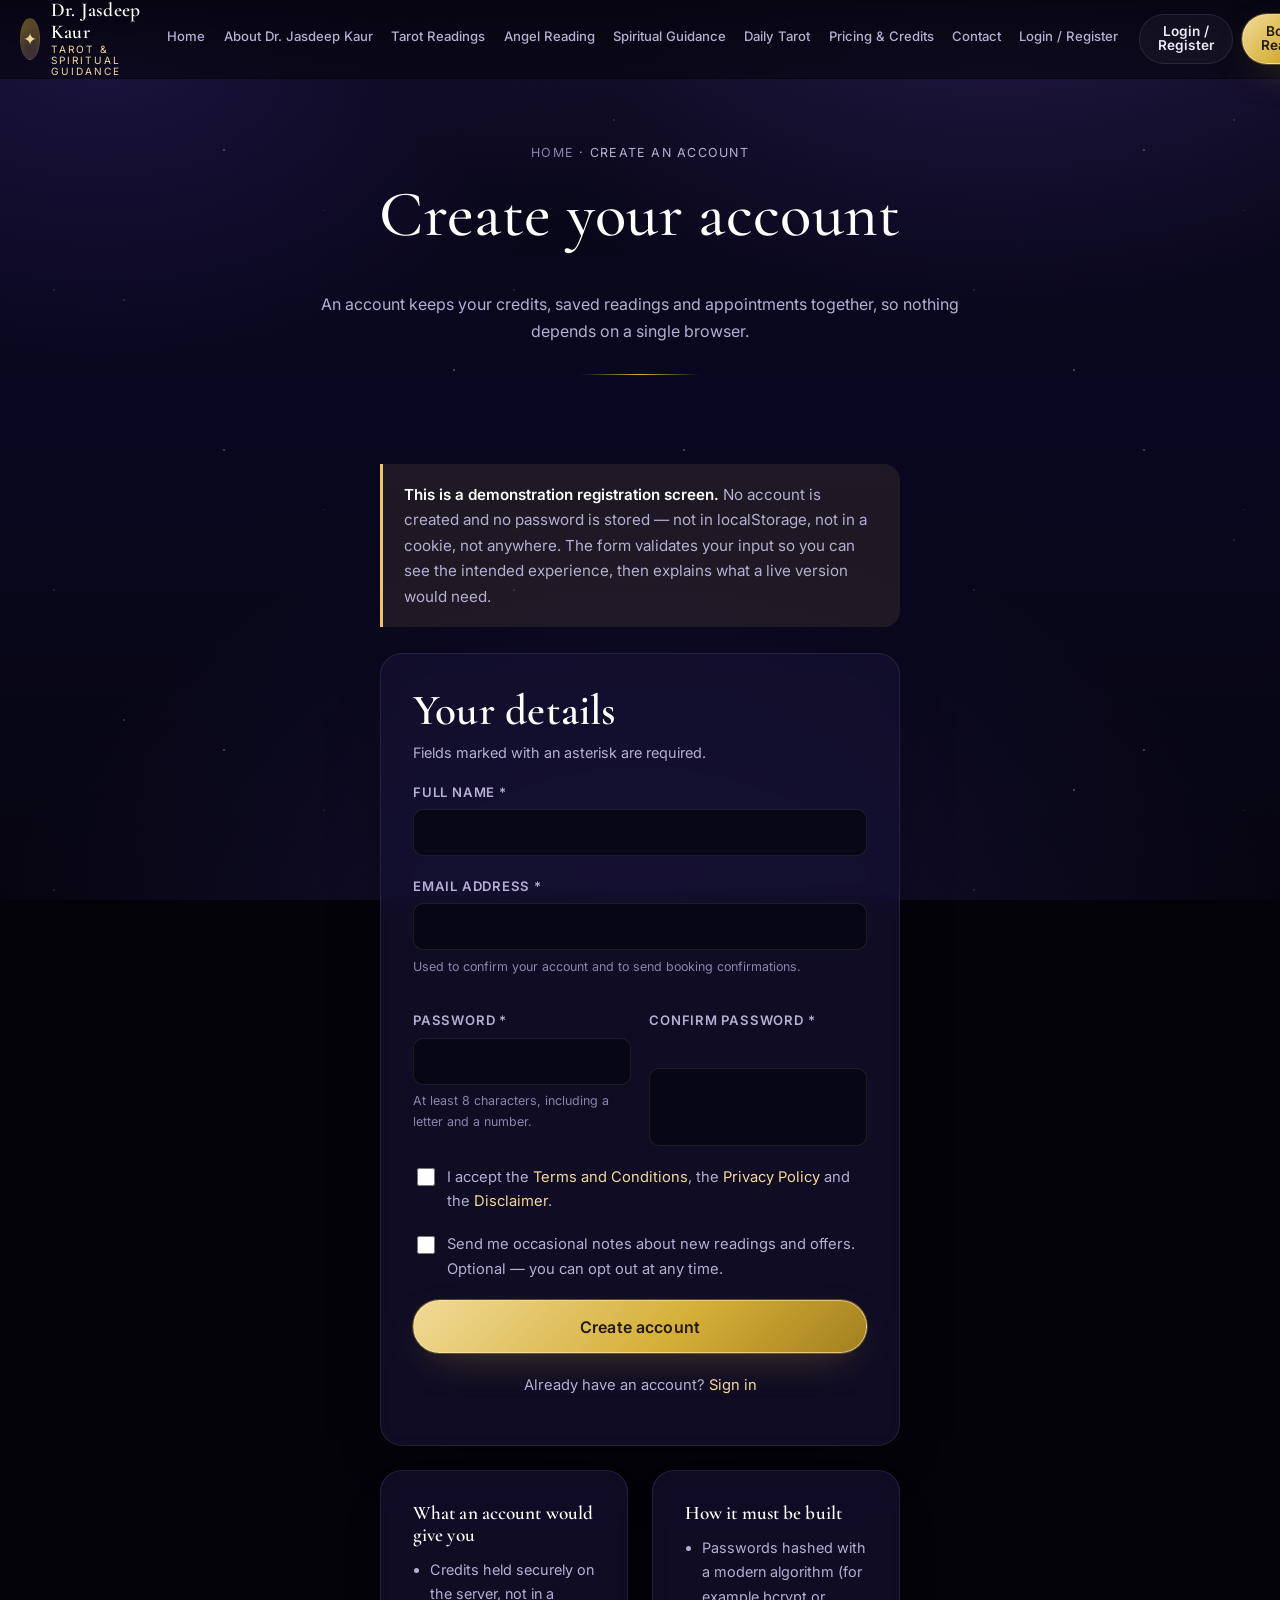
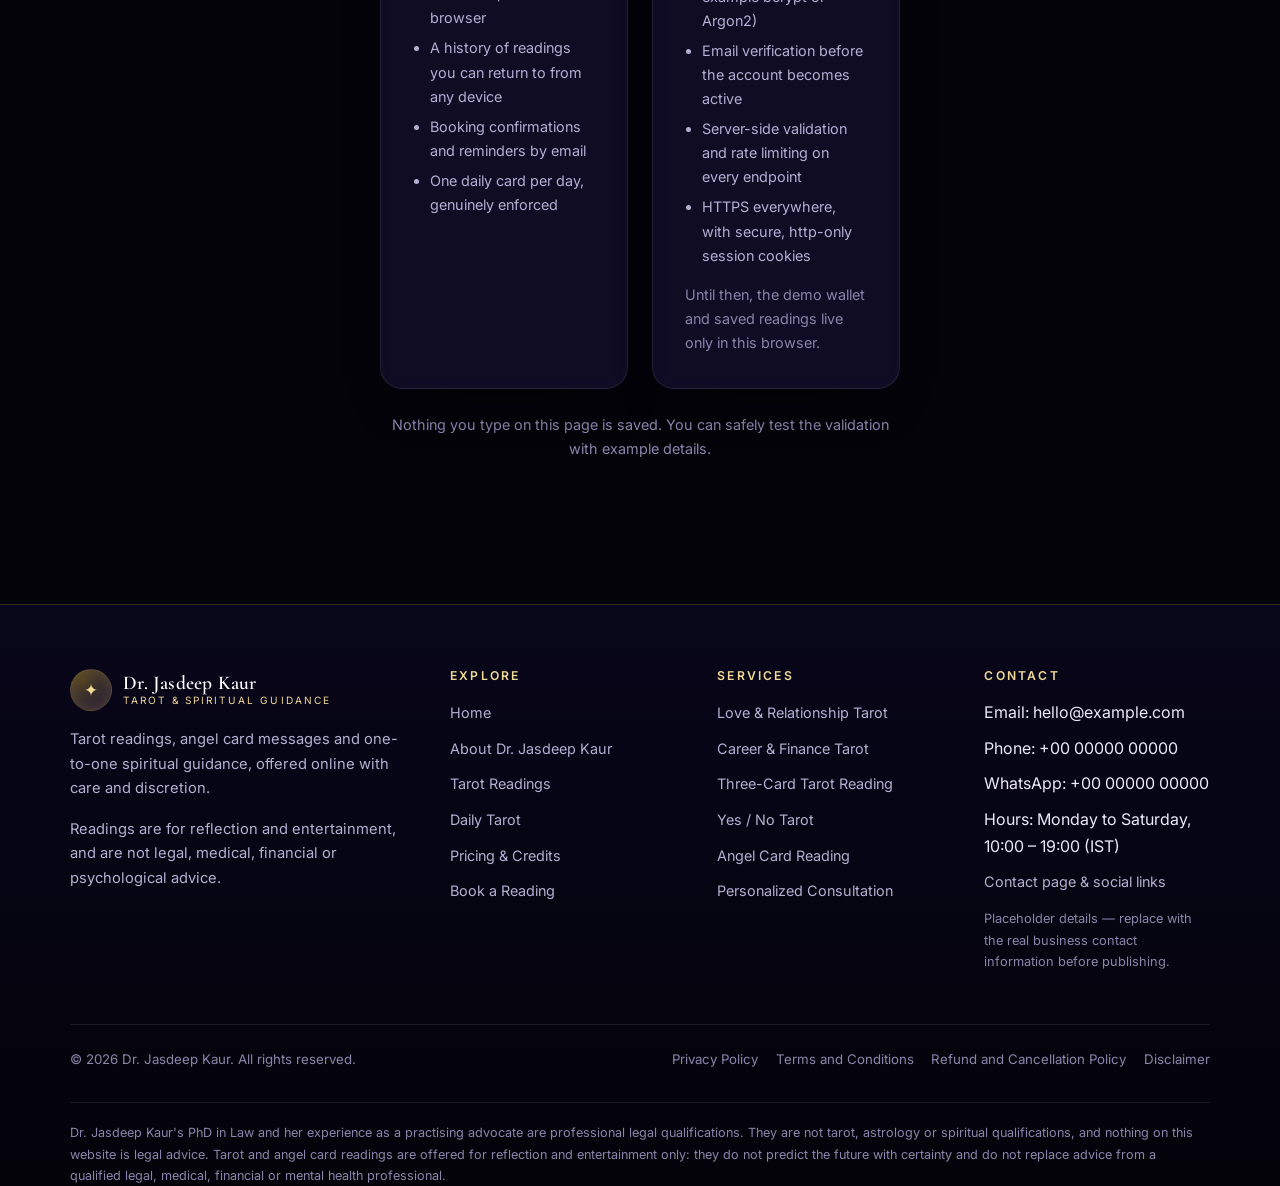
<file: register.html>
<!DOCTYPE html>
<html lang="en">
<head>
<meta charset="utf-8">
<meta name="viewport" content="width=device-width, initial-scale=1">

<!-- TODO (before publishing): replace https://example.com with the live domain,
     supply a real 1200×630 social preview image and confirm every business detail. -->
<title>Create an Account | Dr. Jasdeep Kaur Tarot &amp; Spiritual Guidance</title>
<meta name="description" content="Create an account to keep your reading credits, saved readings and appointment history together. This page demonstrates the registration screen and its validation.">
<link rel="canonical" href="https://example.com/register.html">
<meta name="theme-color" content="#04030a">
<meta name="robots" content="noindex, follow">

<meta property="og:type" content="website">
<meta property="og:site_name" content="Dr. Jasdeep Kaur — Tarot &amp; Spiritual Guidance">
<meta property="og:title" content="Create an Account">
<meta property="og:description" content="Create an account to keep your reading credits, saved readings and appointment history together. This page demonstrates the registration screen and its validation.">
<meta property="og:url" content="https://example.com/register.html">
<meta property="og:image" content="https://example.com/assets/images/og-image-placeholder.svg">
<meta property="og:locale" content="en">
<meta name="twitter:card" content="summary_large_image">
<meta name="twitter:title" content="Create an Account">
<meta name="twitter:description" content="Create an account to keep your reading credits, saved readings and appointment history together. This page demonstrates the registration screen and its validation.">
<meta name="twitter:image" content="https://example.com/assets/images/og-image-placeholder.svg">

<link rel="icon" href="assets/icons/favicon.svg" type="image/svg+xml">
<link rel="apple-touch-icon" href="assets/icons/favicon.svg">

<link rel="preconnect" href="https://fonts.googleapis.com">
<link rel="preconnect" href="https://fonts.gstatic.com" crossorigin>
<link href="https://fonts.googleapis.com/css2?family=Cormorant+Garamond:ital,wght@0,400;0,500;0,600;1,400&family=Inter:wght@400;500;600&display=swap" rel="stylesheet">

<link rel="stylesheet" href="css/style.css">
</head>
<body>
<a class="skip-link" href="#main">Skip to main content</a>
<div class="starfield" aria-hidden="true"></div>

<div class="page">

  <!-- ================= Header (identical on every page) ================= -->
  <header class="site-header" id="site-header">
    <div class="container container--wide header-inner">
      <a class="brand" href="index.html">
        <span class="brand__mark" aria-hidden="true">&#10022;</span>
        <span class="brand__text">
          <span class="brand__name">Dr. Jasdeep Kaur</span>
          <span class="brand__tag">Tarot &amp; Spiritual Guidance</span>
        </span>
      </a>

      <button class="nav-toggle" id="nav-toggle" type="button" aria-expanded="false" aria-controls="primary-nav">
        <span class="nav-toggle__bars" aria-hidden="true"></span>
        <span class="visually-hidden">Open navigation menu</span>
      </button>

      <nav class="primary-nav" id="primary-nav" aria-label="Primary">
        <ul class="nav-list">
          <li><a href="index.html">Home</a></li>
          <li><a href="about.html">About Dr. Jasdeep Kaur</a></li>
          <li><a href="readings.html">Tarot Readings</a></li>
          <li><a href="readings.html#angel-cards">Angel Reading</a></li>
          <li><a href="readings.html#spiritual-guidance">Spiritual Guidance</a></li>
          <li><a href="daily-tarot.html">Daily Tarot</a></li>
          <li><a href="pricing.html">Pricing &amp; Credits</a></li>
          <li><a href="contact.html">Contact</a></li>
          <li><a href="login.html">Login / Register</a></li>
        </ul>
        <div class="nav-actions">
          <a class="credit-chip header-credit" data-credit-chip hidden href="pricing.html#wallet">
            <span class="credit-chip__dot" aria-hidden="true">&#9672;</span>
            <span data-credit-chip-value>0</span> credits
          </a>
          <a class="btn btn--ghost btn--sm nav-actions__auth" href="login.html">Login / Register</a>
          <a class="btn btn--primary btn--sm" href="booking.html">Book a Reading</a>
        </div>
      </nav>
    </div>
  </header>

  <main id="main">

    <section class="page-hero">
      <div class="container">
        <p class="breadcrumb"><a href="index.html">Home</a> &middot; Create an account</p>
        <h1>Create your account</h1>
        <p>
          An account keeps your credits, saved readings and appointments together, so nothing depends on a single
          browser.
        </p>
      </div>
    </section>

    <section class="section section--tight">
      <div class="container auth-shell">

        <div class="callout callout--warn" style="margin-bottom:1.6rem">
          <p style="margin-bottom:0">
            <strong>This is a demonstration registration screen.</strong> No account is created and no password is
            stored &mdash; not in localStorage, not in a cookie, not anywhere. The form validates your input so you
            can see the intended experience, then explains what a live version would need.
          </p>
        </div>

        <div class="card">
          <h2 style="margin-bottom:.4rem">Your details</h2>
          <p class="muted small">Fields marked with an asterisk are required.</p>

          <p class="form-status" data-form-status hidden></p>

          <form id="register-form" class="form" data-validated novalidate>
            <div class="field">
              <label for="register-name">Full name *</label>
              <input type="text" id="register-name" name="name" autocomplete="name"
                     data-validate="name" data-label="your full name" required>
              <p class="field-error" role="alert"></p>
            </div>

            <div class="field">
              <label for="register-email">Email address *</label>
              <input type="email" id="register-email" name="email" autocomplete="email"
                     data-validate="email" data-label="your email address" required>
              <p class="hint">Used to confirm your account and to send booking confirmations.</p>
              <p class="field-error" role="alert"></p>
            </div>

            <div class="form-grid">
              <div class="field">
                <label for="register-password">Password *</label>
                <input type="password" id="register-password" name="password" autocomplete="new-password"
                       data-validate="password" data-label="a password" required>
                <p class="hint">At least 8 characters, including a letter and a number.</p>
                <p class="field-error" role="alert"></p>
              </div>

              <div class="field">
                <label for="register-confirm">Confirm password *</label>
                <input type="password" id="register-confirm" name="confirmPassword" autocomplete="new-password"
                       data-match="#register-password" data-label="your password again" required>
                <p class="field-error" role="alert"></p>
              </div>
            </div>

            <div class="field check">
              <label>
                <input type="checkbox" name="terms" data-label="the terms box" required>
                <span>I accept the <a href="terms.html">Terms and Conditions</a>, the
                <a href="privacy-policy.html">Privacy Policy</a> and the
                <a href="disclaimer.html">Disclaimer</a>.</span>
              </label>
              <p class="field-error" role="alert"></p>
            </div>

            <div class="field check">
              <label>
                <input type="checkbox" name="updates">
                <span>Send me occasional notes about new readings and offers. Optional &mdash; you can opt out at
                any time.</span>
              </label>
            </div>

            <div class="btn-row">
              <button type="submit" class="btn btn--primary btn--lg btn--block">Create account</button>
            </div>
          </form>

          <p class="auth-alt" style="margin-top:1.2rem">
            Already have an account? <a href="login.html">Sign in</a>
          </p>
        </div>

        <div class="grid grid--2" style="margin-top:1.5rem">
          <div class="card">
            <h3 style="font-size:1.2rem">What an account would give you</h3>
            <ul class="muted small">
              <li>Credits held securely on the server, not in a browser</li>
              <li>A history of readings you can return to from any device</li>
              <li>Booking confirmations and reminders by email</li>
              <li>One daily card per day, genuinely enforced</li>
            </ul>
          </div>
          <div class="card">
            <h3 style="font-size:1.2rem">How it must be built</h3>
            <ul class="muted small">
              <li>Passwords hashed with a modern algorithm (for example bcrypt or Argon2)</li>
              <li>Email verification before the account becomes active</li>
              <li>Server-side validation and rate limiting on every endpoint</li>
              <li>HTTPS everywhere, with secure, http-only session cookies</li>
            </ul>
            <p class="small dim" style="margin-bottom:0">
              Until then, the demo wallet and saved readings live only in this browser.
            </p>
          </div>
        </div>

        <p class="small dim center" style="margin-top:1.5rem">
          Nothing you type on this page is saved. You can safely test the validation with example details.
        </p>
      </div>
    </section>

  </main>

  <!-- ================= Footer (identical on every page) ================= -->
  <footer class="site-footer">
    <div class="container">
      <div class="footer-grid">
        <div class="footer-brand">
          <a class="brand" href="index.html">
            <span class="brand__mark" aria-hidden="true">&#10022;</span>
            <span class="brand__text">
              <span class="brand__name">Dr. Jasdeep Kaur</span>
              <span class="brand__tag">Tarot &amp; Spiritual Guidance</span>
            </span>
          </a>
          <p style="margin-top:1rem">
            Tarot readings, angel card messages and one-to-one spiritual guidance, offered online with care and
            discretion.
          </p>
          <p class="small dim">
            Readings are for reflection and entertainment, and are not legal, medical, financial or psychological
            advice.
          </p>
        </div>

        <div class="footer-col">
          <h3>Explore</h3>
          <ul>
            <li><a href="index.html">Home</a></li>
            <li><a href="about.html">About Dr. Jasdeep Kaur</a></li>
            <li><a href="readings.html">Tarot Readings</a></li>
            <li><a href="daily-tarot.html">Daily Tarot</a></li>
            <li><a href="pricing.html">Pricing &amp; Credits</a></li>
            <li><a href="booking.html">Book a Reading</a></li>
          </ul>
        </div>

        <div class="footer-col">
          <h3>Services</h3>
          <ul>
            <li><a href="readings.html#love-relationships">Love &amp; Relationship Tarot</a></li>
            <li><a href="readings.html#career-finance">Career &amp; Finance Tarot</a></li>
            <li><a href="readings.html#three-card">Three-Card Tarot Reading</a></li>
            <li><a href="readings.html#yes-no">Yes / No Tarot</a></li>
            <li><a href="readings.html#angel-cards">Angel Card Reading</a></li>
            <li><a href="readings.html#spiritual-guidance">Personalized Consultation</a></li>
          </ul>
        </div>

        <div class="footer-col">
          <h3>Contact</h3>
          <ul>
            <li>Email: <span data-contact-email>hello@example.com</span></li>
            <li>Phone: <span data-contact-phone>+00 00000 00000</span></li>
            <li>WhatsApp: <span data-contact-whatsapp>+00 00000 00000</span></li>
            <li>Hours: <span data-contact-hours>Monday to Saturday, 10:00 – 19:00 (IST)</span></li>
            <li><a href="contact.html">Contact page &amp; social links</a></li>
          </ul>
          <p class="xsmall dim" style="margin-top:.8rem">
            Placeholder details &mdash; replace with the real business contact information before publishing.
          </p>
        </div>
      </div>

      <div class="footer-bottom">
        <p style="margin:0">&copy; <span data-current-year>2026</span> Dr. Jasdeep Kaur. All rights reserved.</p>
        <nav class="footer-legal" aria-label="Legal">
          <a href="privacy-policy.html">Privacy Policy</a>
          <a href="terms.html">Terms and Conditions</a>
          <a href="refund-policy.html">Refund and Cancellation Policy</a>
          <a href="disclaimer.html">Disclaimer</a>
        </nav>
      </div>

      <p class="footer-disclaimer">
        Dr. Jasdeep Kaur's PhD in Law and her experience as a practising advocate are professional legal
        qualifications. They are not tarot, astrology or spiritual qualifications, and nothing on this website is
        legal advice. Tarot and angel card readings are offered for reflection and entertainment only: they do not
        predict the future with certainty and do not replace advice from a qualified legal, medical, financial or
        mental health professional.
      </p>
    </div>
  </footer>

</div><!-- /.page -->

<script src="js/main.js" defer></script>
<script src="js/wallet.js" defer></script>
<script src="js/booking.js" defer></script>
</body>
</html>
</file>
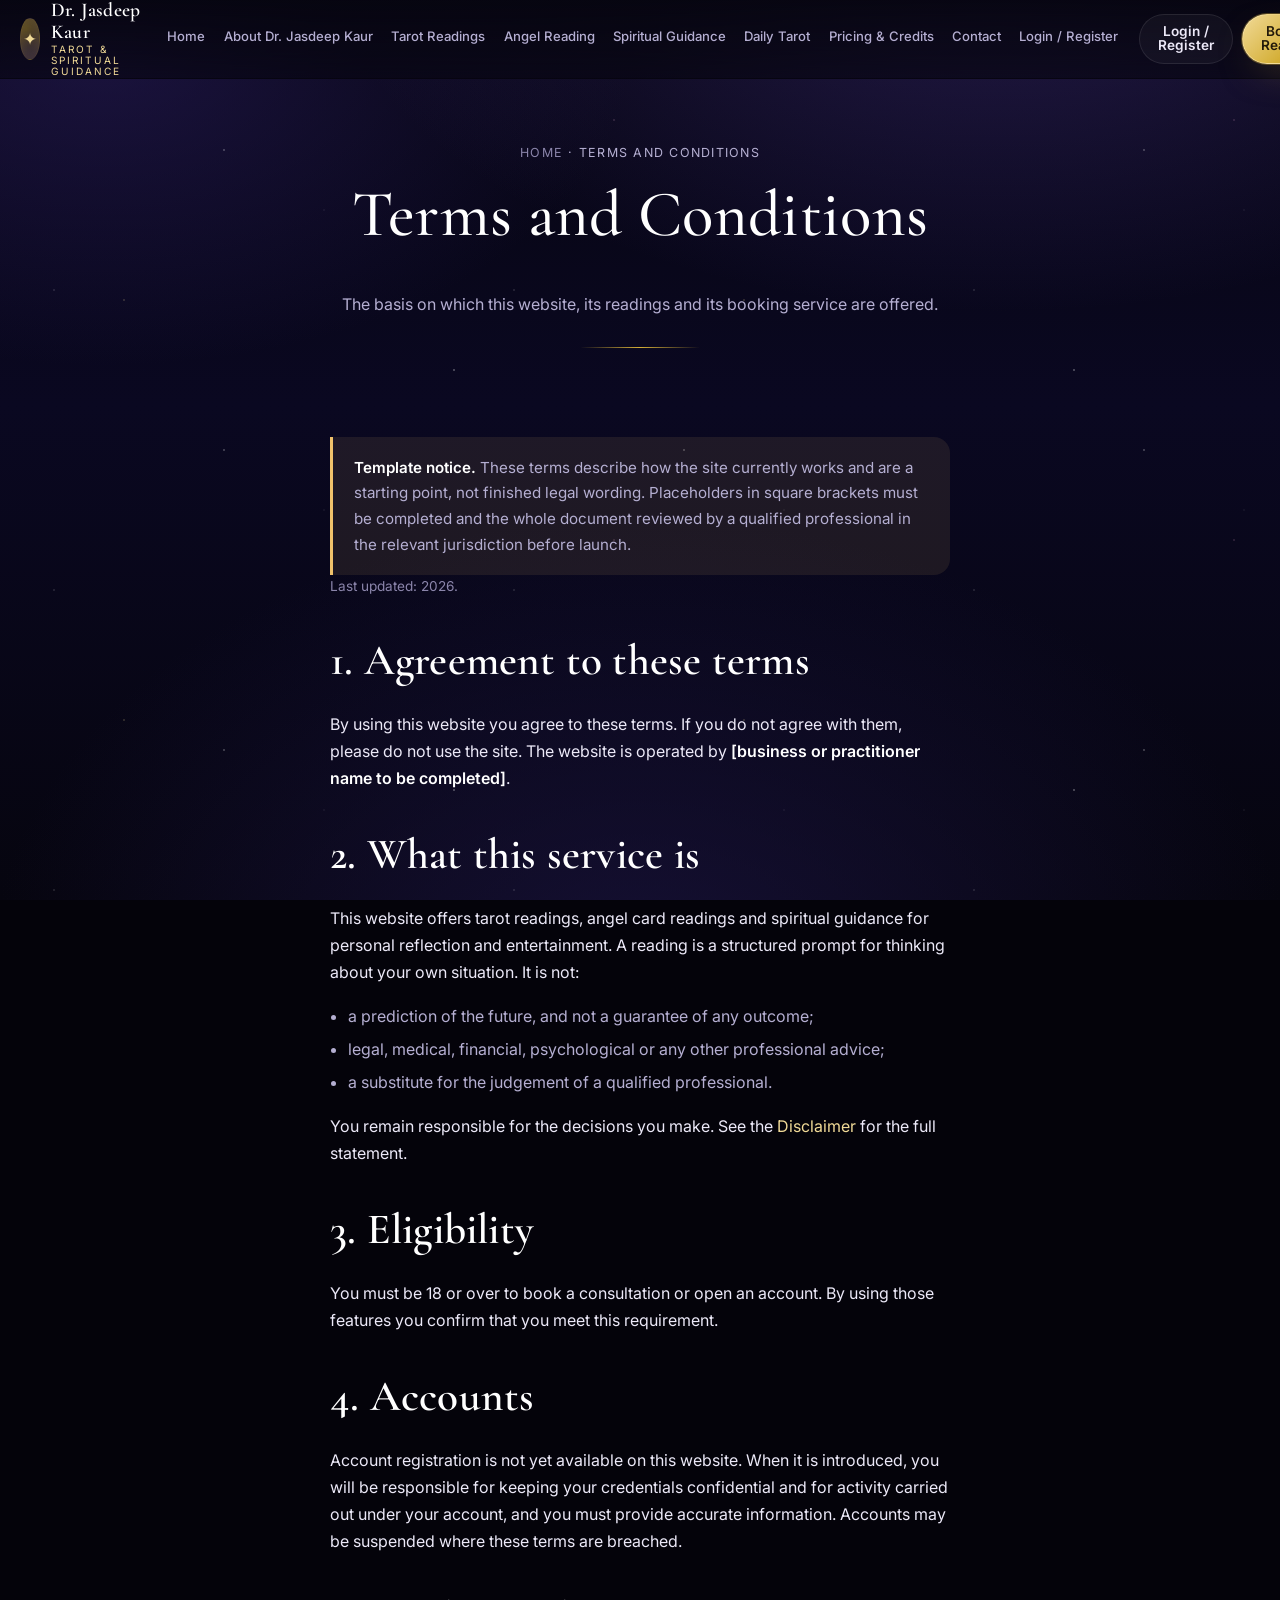
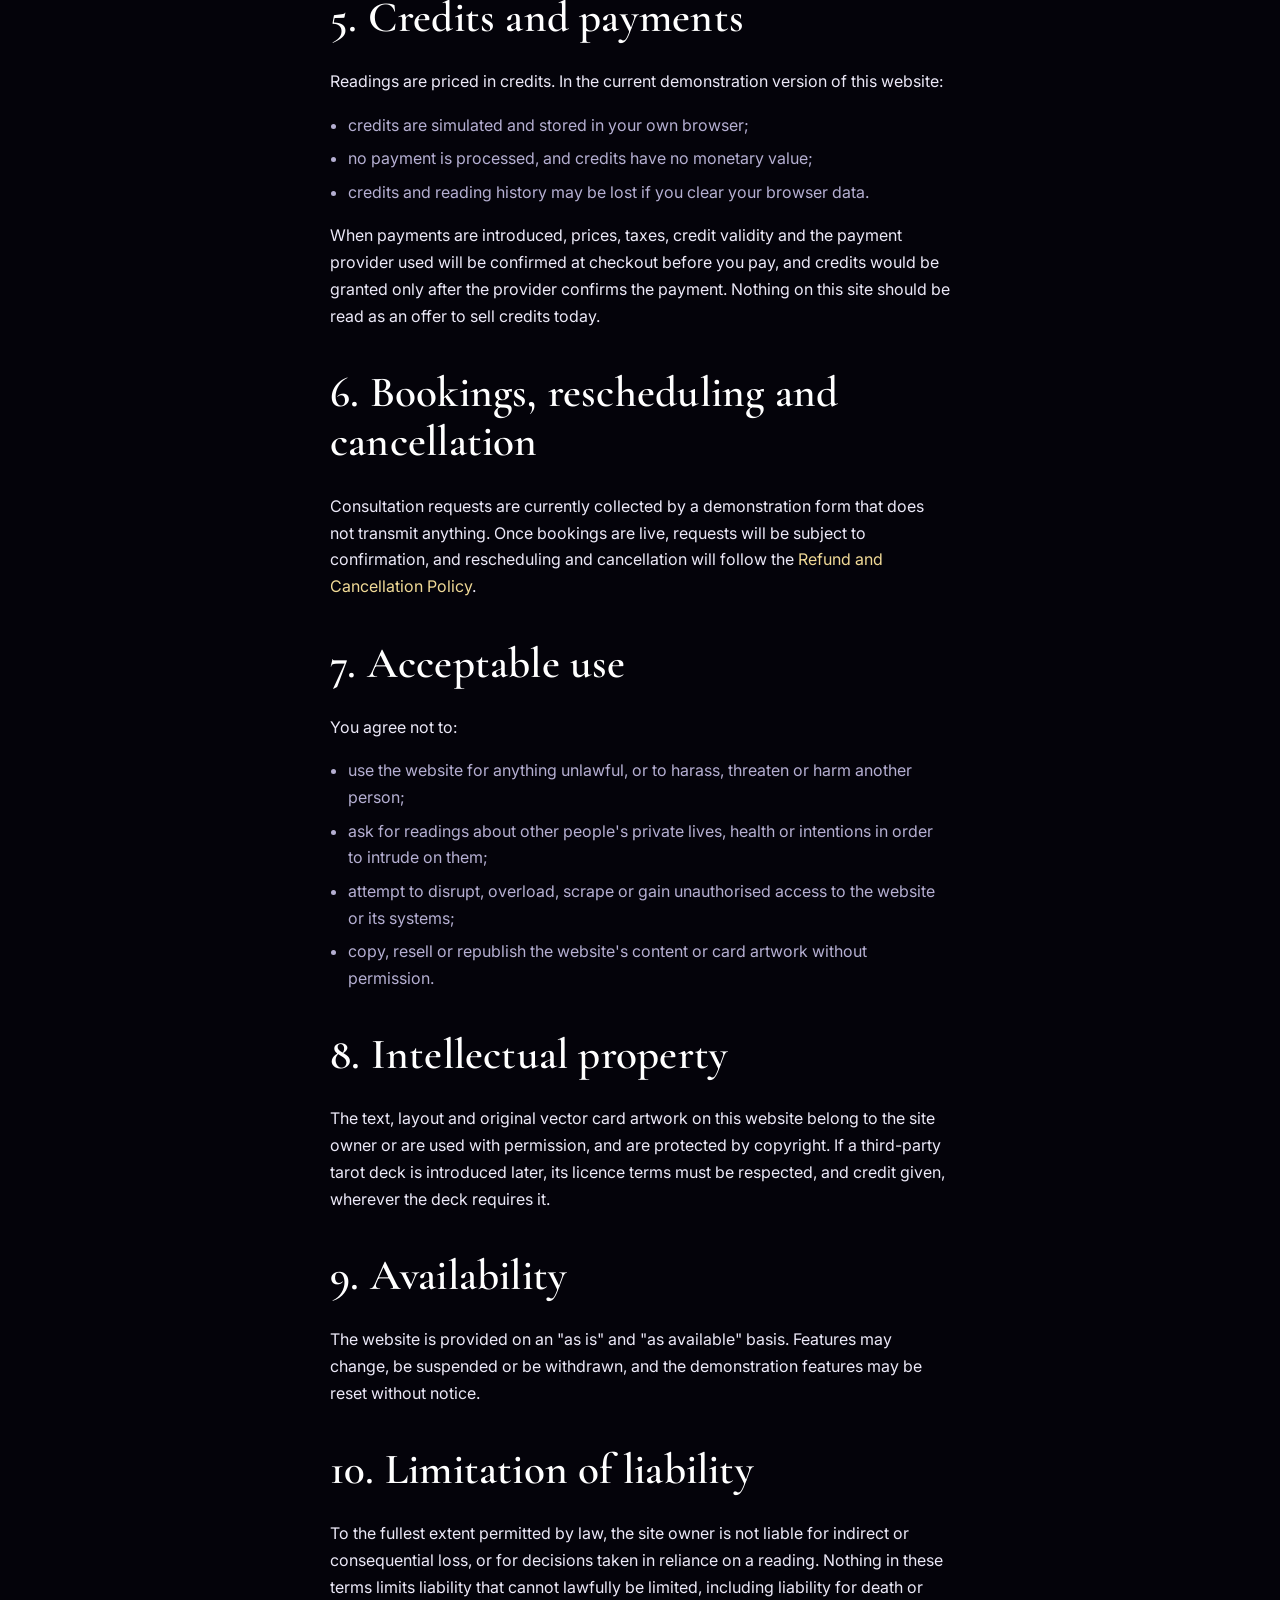
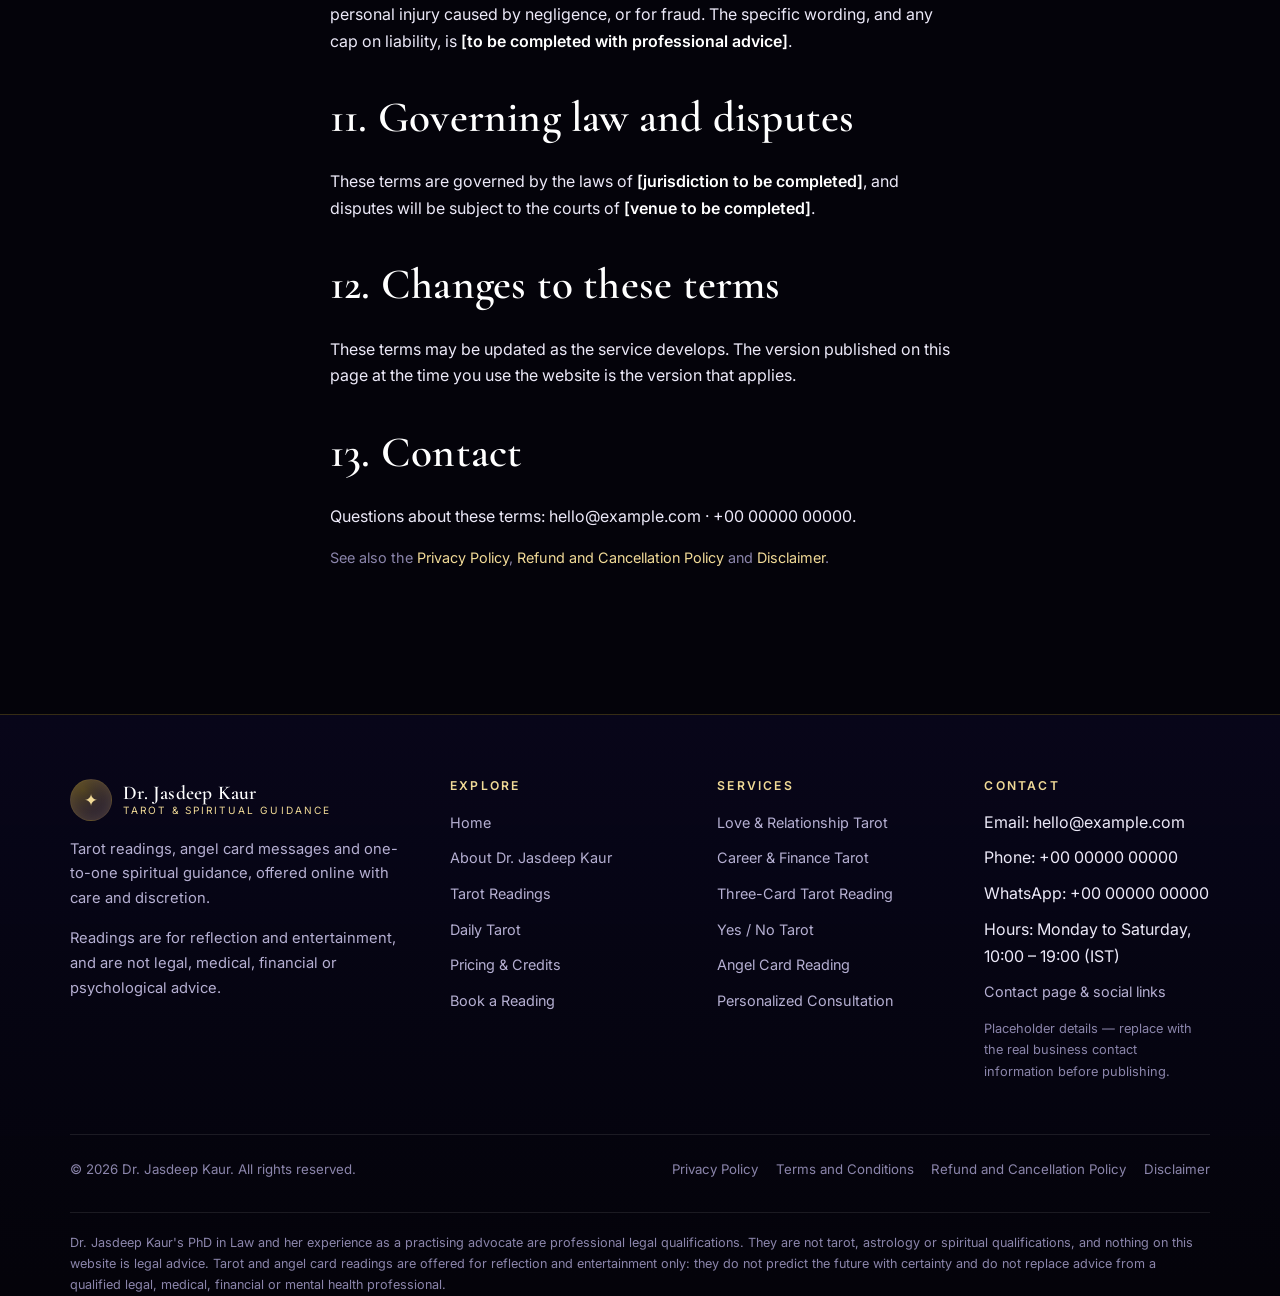
<file: terms.html>
<!DOCTYPE html>
<html lang="en">
<head>
<meta charset="utf-8">
<meta name="viewport" content="width=device-width, initial-scale=1">

<!-- TODO (before publishing): replace https://example.com with the live domain,
     supply a real 1200×630 social preview image and confirm every business detail. -->
<title>Terms and Conditions | Dr. Jasdeep Kaur Tarot &amp; Spiritual Guidance</title>
<meta name="description" content="The terms that apply to using this website, its tarot readings, its demonstration credits and its consultation booking service.">
<link rel="canonical" href="https://example.com/terms.html">
<meta name="theme-color" content="#04030a">
<meta name="robots" content="noindex, follow">

<meta property="og:type" content="website">
<meta property="og:site_name" content="Dr. Jasdeep Kaur — Tarot &amp; Spiritual Guidance">
<meta property="og:title" content="Terms and Conditions">
<meta property="og:description" content="The terms that apply to using this website, its tarot readings, its demonstration credits and its consultation booking service.">
<meta property="og:url" content="https://example.com/terms.html">
<meta property="og:image" content="https://example.com/assets/images/og-image-placeholder.svg">
<meta property="og:locale" content="en">
<meta name="twitter:card" content="summary_large_image">
<meta name="twitter:title" content="Terms and Conditions">
<meta name="twitter:description" content="The terms that apply to using this website, its tarot readings, its demonstration credits and its consultation booking service.">
<meta name="twitter:image" content="https://example.com/assets/images/og-image-placeholder.svg">

<link rel="icon" href="assets/icons/favicon.svg" type="image/svg+xml">
<link rel="apple-touch-icon" href="assets/icons/favicon.svg">

<link rel="preconnect" href="https://fonts.googleapis.com">
<link rel="preconnect" href="https://fonts.gstatic.com" crossorigin>
<link href="https://fonts.googleapis.com/css2?family=Cormorant+Garamond:ital,wght@0,400;0,500;0,600;1,400&family=Inter:wght@400;500;600&display=swap" rel="stylesheet">

<link rel="stylesheet" href="css/style.css">
</head>
<body>
<a class="skip-link" href="#main">Skip to main content</a>
<div class="starfield" aria-hidden="true"></div>

<div class="page">

  <!-- ================= Header (identical on every page) ================= -->
  <header class="site-header" id="site-header">
    <div class="container container--wide header-inner">
      <a class="brand" href="index.html">
        <span class="brand__mark" aria-hidden="true">&#10022;</span>
        <span class="brand__text">
          <span class="brand__name">Dr. Jasdeep Kaur</span>
          <span class="brand__tag">Tarot &amp; Spiritual Guidance</span>
        </span>
      </a>

      <button class="nav-toggle" id="nav-toggle" type="button" aria-expanded="false" aria-controls="primary-nav">
        <span class="nav-toggle__bars" aria-hidden="true"></span>
        <span class="visually-hidden">Open navigation menu</span>
      </button>

      <nav class="primary-nav" id="primary-nav" aria-label="Primary">
        <ul class="nav-list">
          <li><a href="index.html">Home</a></li>
          <li><a href="about.html">About Dr. Jasdeep Kaur</a></li>
          <li><a href="readings.html">Tarot Readings</a></li>
          <li><a href="readings.html#angel-cards">Angel Reading</a></li>
          <li><a href="readings.html#spiritual-guidance">Spiritual Guidance</a></li>
          <li><a href="daily-tarot.html">Daily Tarot</a></li>
          <li><a href="pricing.html">Pricing &amp; Credits</a></li>
          <li><a href="contact.html">Contact</a></li>
          <li><a href="login.html">Login / Register</a></li>
        </ul>
        <div class="nav-actions">
          <a class="credit-chip header-credit" data-credit-chip hidden href="pricing.html#wallet">
            <span class="credit-chip__dot" aria-hidden="true">&#9672;</span>
            <span data-credit-chip-value>0</span> credits
          </a>
          <a class="btn btn--ghost btn--sm nav-actions__auth" href="login.html">Login / Register</a>
          <a class="btn btn--primary btn--sm" href="booking.html">Book a Reading</a>
        </div>
      </nav>
    </div>
  </header>

  <main id="main">

    <section class="page-hero">
      <div class="container">
        <p class="breadcrumb"><a href="index.html">Home</a> &middot; Terms and Conditions</p>
        <h1>Terms and Conditions</h1>
        <p>The basis on which this website, its readings and its booking service are offered.</p>
      </div>
    </section>

    <section class="section section--tight">
      <div class="container prose measure mx-auto">

        <div class="callout callout--warn">
          <p><strong>Template notice.</strong> These terms describe how the site currently works and are a starting
          point, not finished legal wording. Placeholders in square brackets must be completed and the whole
          document reviewed by a qualified professional in the relevant jurisdiction before launch.</p>
        </div>

        <p class="updated">Last updated: <span data-current-year>2026</span>.</p>

        <h2>1. Agreement to these terms</h2>
        <p>
          By using this website you agree to these terms. If you do not agree with them, please do not use the site.
          The website is operated by <strong>[business or practitioner name to be completed]</strong>.
        </p>

        <h2>2. What this service is</h2>
        <p>
          This website offers tarot readings, angel card readings and spiritual guidance for personal reflection
          and entertainment. A reading is a structured prompt for thinking about your own situation. It is not:
        </p>
        <ul>
          <li>a prediction of the future, and not a guarantee of any outcome;</li>
          <li>legal, medical, financial, psychological or any other professional advice;</li>
          <li>a substitute for the judgement of a qualified professional.</li>
        </ul>
        <p>You remain responsible for the decisions you make. See the <a href="disclaimer.html">Disclaimer</a> for
        the full statement.</p>

        <h2>3. Eligibility</h2>
        <p>
          You must be 18 or over to book a consultation or open an account. By using those features you confirm that
          you meet this requirement.
        </p>

        <h2>4. Accounts</h2>
        <p>
          Account registration is not yet available on this website. When it is introduced, you will be responsible
          for keeping your credentials confidential and for activity carried out under your account, and you must
          provide accurate information. Accounts may be suspended where these terms are breached.
        </p>

        <h2>5. Credits and payments</h2>
        <p>
          Readings are priced in credits. In the current demonstration version of this website:
        </p>
        <ul>
          <li>credits are simulated and stored in your own browser;</li>
          <li>no payment is processed, and credits have no monetary value;</li>
          <li>credits and reading history may be lost if you clear your browser data.</li>
        </ul>
        <p>
          When payments are introduced, prices, taxes, credit validity and the payment provider used will be
          confirmed at checkout before you pay, and credits would be granted only after the provider confirms the
          payment. Nothing on this site should be read as an offer to sell credits today.
        </p>

        <h2>6. Bookings, rescheduling and cancellation</h2>
        <p>
          Consultation requests are currently collected by a demonstration form that does not transmit anything.
          Once bookings are live, requests will be subject to confirmation, and rescheduling and cancellation will
          follow the <a href="refund-policy.html">Refund and Cancellation Policy</a>.
        </p>

        <h2>7. Acceptable use</h2>
        <p>You agree not to:</p>
        <ul>
          <li>use the website for anything unlawful, or to harass, threaten or harm another person;</li>
          <li>ask for readings about other people's private lives, health or intentions in order to intrude on them;</li>
          <li>attempt to disrupt, overload, scrape or gain unauthorised access to the website or its systems;</li>
          <li>copy, resell or republish the website's content or card artwork without permission.</li>
        </ul>

        <h2>8. Intellectual property</h2>
        <p>
          The text, layout and original vector card artwork on this website belong to the site owner or are used with
          permission, and are protected by copyright. If a third-party tarot deck is introduced later, its licence
          terms must be respected, and credit given, wherever the deck requires it.
        </p>

        <h2>9. Availability</h2>
        <p>
          The website is provided on an "as is" and "as available" basis. Features may change, be suspended or be
          withdrawn, and the demonstration features may be reset without notice.
        </p>

        <h2>10. Limitation of liability</h2>
        <p>
          To the fullest extent permitted by law, the site owner is not liable for indirect or consequential loss,
          or for decisions taken in reliance on a reading. Nothing in these terms limits liability that cannot
          lawfully be limited, including liability for death or personal injury caused by negligence, or for fraud.
          The specific wording, and any cap on liability, is <strong>[to be completed with professional advice]</strong>.
        </p>

        <h2>11. Governing law and disputes</h2>
        <p>
          These terms are governed by the laws of <strong>[jurisdiction to be completed]</strong>, and disputes will
          be subject to the courts of <strong>[venue to be completed]</strong>.
        </p>

        <h2>12. Changes to these terms</h2>
        <p>
          These terms may be updated as the service develops. The version published on this page at the time you use
          the website is the version that applies.
        </p>

        <h2>13. Contact</h2>
        <p>
          Questions about these terms: <span data-contact-email>hello@example.com</span> &middot;
          <span data-contact-phone>+00 00000 00000</span>.
        </p>

        <p class="small dim">
          See also the <a href="privacy-policy.html">Privacy Policy</a>,
          <a href="refund-policy.html">Refund and Cancellation Policy</a> and
          <a href="disclaimer.html">Disclaimer</a>.
        </p>
      </div>
    </section>

  </main>

  <!-- ================= Footer (identical on every page) ================= -->
  <footer class="site-footer">
    <div class="container">
      <div class="footer-grid">
        <div class="footer-brand">
          <a class="brand" href="index.html">
            <span class="brand__mark" aria-hidden="true">&#10022;</span>
            <span class="brand__text">
              <span class="brand__name">Dr. Jasdeep Kaur</span>
              <span class="brand__tag">Tarot &amp; Spiritual Guidance</span>
            </span>
          </a>
          <p style="margin-top:1rem">
            Tarot readings, angel card messages and one-to-one spiritual guidance, offered online with care and
            discretion.
          </p>
          <p class="small dim">
            Readings are for reflection and entertainment, and are not legal, medical, financial or psychological
            advice.
          </p>
        </div>

        <div class="footer-col">
          <h3>Explore</h3>
          <ul>
            <li><a href="index.html">Home</a></li>
            <li><a href="about.html">About Dr. Jasdeep Kaur</a></li>
            <li><a href="readings.html">Tarot Readings</a></li>
            <li><a href="daily-tarot.html">Daily Tarot</a></li>
            <li><a href="pricing.html">Pricing &amp; Credits</a></li>
            <li><a href="booking.html">Book a Reading</a></li>
          </ul>
        </div>

        <div class="footer-col">
          <h3>Services</h3>
          <ul>
            <li><a href="readings.html#love-relationships">Love &amp; Relationship Tarot</a></li>
            <li><a href="readings.html#career-finance">Career &amp; Finance Tarot</a></li>
            <li><a href="readings.html#three-card">Three-Card Tarot Reading</a></li>
            <li><a href="readings.html#yes-no">Yes / No Tarot</a></li>
            <li><a href="readings.html#angel-cards">Angel Card Reading</a></li>
            <li><a href="readings.html#spiritual-guidance">Personalized Consultation</a></li>
          </ul>
        </div>

        <div class="footer-col">
          <h3>Contact</h3>
          <ul>
            <li>Email: <span data-contact-email>hello@example.com</span></li>
            <li>Phone: <span data-contact-phone>+00 00000 00000</span></li>
            <li>WhatsApp: <span data-contact-whatsapp>+00 00000 00000</span></li>
            <li>Hours: <span data-contact-hours>Monday to Saturday, 10:00 – 19:00 (IST)</span></li>
            <li><a href="contact.html">Contact page &amp; social links</a></li>
          </ul>
          <p class="xsmall dim" style="margin-top:.8rem">
            Placeholder details &mdash; replace with the real business contact information before publishing.
          </p>
        </div>
      </div>

      <div class="footer-bottom">
        <p style="margin:0">&copy; <span data-current-year>2026</span> Dr. Jasdeep Kaur. All rights reserved.</p>
        <nav class="footer-legal" aria-label="Legal">
          <a href="privacy-policy.html">Privacy Policy</a>
          <a href="terms.html">Terms and Conditions</a>
          <a href="refund-policy.html">Refund and Cancellation Policy</a>
          <a href="disclaimer.html">Disclaimer</a>
        </nav>
      </div>

      <p class="footer-disclaimer">
        Dr. Jasdeep Kaur's PhD in Law and her experience as a practising advocate are professional legal
        qualifications. They are not tarot, astrology or spiritual qualifications, and nothing on this website is
        legal advice. Tarot and angel card readings are offered for reflection and entertainment only: they do not
        predict the future with certainty and do not replace advice from a qualified legal, medical, financial or
        mental health professional.
      </p>
    </div>
  </footer>

</div><!-- /.page -->

<script src="js/main.js" defer></script>
<script src="js/wallet.js" defer></script>

</body>
</html>
</file>
<file: css/style.css>
/* ==========================================================================
   Dr. Jasdeep Kaur — Tarot & Spiritual Guidance
   Shared stylesheet
   --------------------------------------------------------------------------
   Contents
   01. Design tokens
   02. Reset & base
   03. Celestial background
   04. Layout utilities
   05. Buttons & pills
   06. Header & navigation
   07. Hero
   08. Section headings & generic cards
   09. Service cards
   10. Tarot card components (deck, flip, drawn cards)
   11. Reading experience (steps, spread, results)
   12. Daily tarot
   13. Forms
   14. Pricing, packages & wallet
   15. Testimonials, FAQ, timeline
   16. Footer
   17. Modal & toasts
   18. Helper utilities (placeholders, skip link, dividers)
   19. Responsive breakpoints
   20. Motion & print preferences
   ========================================================================== */

/* 01. Design tokens ------------------------------------------------------- */
:root {
  --ink: #04030a;
  --night: #0a0821;
  --midnight: #12103a;
  --violet-900: #1b1442;
  --violet-700: #2e2069;
  --violet-500: #523ba3;
  --violet-400: #7d60d4;

  --gold-100: #fdf4d8;
  --gold-300: #f1da97;
  --gold-500: #d4af37;
  --gold-700: #a3801f;

  --rose: #e6a6cd;
  --sky: #8fc4f0;

  --text: #ece9f8;
  --text-muted: #b5afd2;
  --text-dim: #8b85ab;

  --line: rgba(212, 175, 55, 0.24);
  --line-soft: rgba(255, 255, 255, 0.09);
  --glass: rgba(22, 17, 51, 0.66);
  --glass-strong: rgba(15, 11, 38, 0.9);

  --ok: #7fd6a8;
  --warn: #f0c26b;
  --danger: #f0919a;

  --radius-lg: 22px;
  --radius: 16px;
  --radius-sm: 10px;

  --shadow-sm: 0 10px 24px -16px rgba(0, 0, 0, 0.9);
  --shadow: 0 26px 60px -34px rgba(0, 0, 0, 0.95);
  --glow-gold: 0 0 0 1px rgba(212, 175, 55, 0.35), 0 14px 40px -18px rgba(212, 175, 55, 0.55);
  --glow-violet: 0 18px 46px -22px rgba(125, 96, 212, 0.85);

  --font-serif: "Cormorant Garamond", "Iowan Old Style", Georgia, "Times New Roman", serif;
  --font-sans: "Inter", system-ui, -apple-system, "Segoe UI", Roboto, Arial, sans-serif;

  --maxw: 1180px;
  --header-h: 78px;

  --ease: cubic-bezier(0.2, 0.7, 0.2, 1);
}

/* 02. Reset & base -------------------------------------------------------- */
*,
*::before,
*::after { box-sizing: border-box; }

html { -webkit-text-size-adjust: 100%; scroll-behavior: smooth; }

body {
  margin: 0;
  min-height: 100%;
  background-color: var(--ink);
  background-image:
    radial-gradient(1100px 620px at 78% -8%, rgba(82, 59, 163, 0.42), transparent 62%),
    radial-gradient(880px 520px at 8% 6%, rgba(46, 32, 105, 0.5), transparent 60%),
    radial-gradient(1000px 700px at 50% 108%, rgba(27, 20, 66, 0.72), transparent 65%),
    linear-gradient(180deg, #06050f 0%, #0a0821 45%, #06050f 100%);
  background-attachment: fixed;
  color: var(--text);
  font-family: var(--font-sans);
  font-size: 1rem;
  line-height: 1.68;
  font-synthesis-weight: none;
  overflow-x: hidden;
}

h1, h2, h3, h4, h5 {
  font-family: var(--font-serif);
  font-weight: 600;
  line-height: 1.14;
  letter-spacing: 0.005em;
  margin: 0 0 0.6em;
  color: #fff;
}

h1 { font-size: clamp(2.4rem, 5.4vw, 4.05rem); font-weight: 500; }
h2 { font-size: clamp(1.85rem, 3.5vw, 2.7rem); }
h3 { font-size: clamp(1.25rem, 2.1vw, 1.6rem); }
h4 { font-size: 1.12rem; letter-spacing: 0.01em; }

p { margin: 0 0 1.05em; }

a { color: var(--gold-300); text-decoration: none; transition: color 0.2s var(--ease); }
a:hover { color: var(--gold-100); }

img { max-width: 100%; height: auto; display: block; }

ul, ol { margin: 0 0 1.05em; padding-left: 1.15em; }
li { margin-bottom: 0.4em; }

strong { color: #fff; font-weight: 600; }

hr {
  border: 0;
  height: 1px;
  background: linear-gradient(90deg, transparent, var(--line), transparent);
  margin: 2.5rem 0;
}

::selection { background: rgba(212, 175, 55, 0.32); color: #fff; }

:focus-visible {
  outline: 2px solid var(--gold-300);
  outline-offset: 3px;
  border-radius: 6px;
}

.skip-link {
  position: absolute;
  left: 50%;
  top: -70px;
  transform: translateX(-50%);
  z-index: 200;
  background: var(--gold-500);
  color: #1a1405;
  font-weight: 600;
  padding: 0.7rem 1.2rem;
  border-radius: 0 0 var(--radius-sm) var(--radius-sm);
  transition: top 0.2s var(--ease);
}
.skip-link:focus { top: 0; color: #1a1405; }

/* 03. Celestial background ------------------------------------------------ */
.starfield {
  position: fixed;
  inset: 0;
  z-index: 0;
  pointer-events: none;
  overflow: hidden;
}

.starfield::before,
.starfield::after {
  content: "";
  position: absolute;
  inset: -20%;
  background-repeat: repeat;
}

/* Two star layers at different densities, drifting slowly */
.starfield::before {
  background-image:
    radial-gradient(1.7px 1.7px at 20px 30px, rgba(255, 255, 255, 0.9), transparent 60%),
    radial-gradient(1.3px 1.3px at 120px 90px, rgba(255, 255, 255, 0.7), transparent 60%),
    radial-gradient(1.1px 1.1px at 220px 40px, rgba(241, 218, 151, 0.8), transparent 60%),
    radial-gradient(1.5px 1.5px at 310px 170px, rgba(255, 255, 255, 0.65), transparent 60%),
    radial-gradient(1px 1px at 60px 200px, rgba(255, 255, 255, 0.55), transparent 60%),
    radial-gradient(1.2px 1.2px at 400px 250px, rgba(143, 196, 240, 0.7), transparent 60%);
  background-size: 460px 300px;
  animation: drift 140s linear infinite, twinkle 6s ease-in-out infinite alternate;
  opacity: 0.75;
}

.starfield::after {
  background-image:
    radial-gradient(2.4px 2.4px at 90px 130px, rgba(255, 255, 255, 0.85), transparent 62%),
    radial-gradient(1.9px 1.9px at 380px 60px, rgba(241, 218, 151, 0.75), transparent 62%),
    radial-gradient(2.1px 2.1px at 250px 300px, rgba(230, 166, 205, 0.6), transparent 62%);
  background-size: 620px 420px;
  animation: drift 220s linear infinite reverse, twinkle 9s ease-in-out infinite alternate;
  opacity: 0.55;
}

@keyframes drift {
  from { transform: translate3d(0, 0, 0); }
  to { transform: translate3d(-460px, -300px, 0); }
}

@keyframes twinkle {
  from { opacity: 0.35; }
  to { opacity: 0.85; }
}

/* 04. Layout utilities ---------------------------------------------------- */
.page { position: relative; z-index: 1; }

.container {
  width: 100%;
  max-width: var(--maxw);
  margin-inline: auto;
  padding-inline: 20px;
}
/* The header may run slightly wider than the reading column so all nine
   navigation items and the call to action fit on one line. */
.container--wide { max-width: 1360px; }

.section { padding-block: clamp(3.5rem, 7vw, 6rem); position: relative; }
.section--tight { padding-block: clamp(2.4rem, 4vw, 3.4rem); }
.section--alt {
  background: linear-gradient(180deg, rgba(18, 16, 58, 0.55), rgba(10, 8, 33, 0.25));
  border-block: 1px solid var(--line-soft);
}

/* Keep in-page anchor targets clear of the sticky header */
[id] { scroll-margin-top: calc(var(--header-h) + 18px); }

.stack > * + * { margin-top: 1rem; }
.center { text-align: center; }
.mx-auto { margin-inline: auto; }
.measure { max-width: 66ch; }
.measure-sm { max-width: 48ch; }
.muted { color: var(--text-muted); }
.dim { color: var(--text-dim); }
.small { font-size: 0.9rem; }
.xsmall { font-size: 0.8rem; }
.gold { color: var(--gold-300); }
.nowrap { white-space: nowrap; }

.grid { display: grid; gap: 1.5rem; }
.grid--2 { grid-template-columns: repeat(2, minmax(0, 1fr)); }
.grid--3 { grid-template-columns: repeat(3, minmax(0, 1fr)); }
.grid--4 { grid-template-columns: repeat(4, minmax(0, 1fr)); }
.grid--sidebar { grid-template-columns: minmax(0, 1.15fr) minmax(0, 0.85fr); align-items: start; }

.flex { display: flex; }
.flex-wrap { flex-wrap: wrap; }
.items-center { align-items: center; }
.justify-between { justify-content: space-between; }
.gap-sm { gap: 0.6rem; }
.gap { gap: 1rem; }
.gap-lg { gap: 1.75rem; }

.section-head { max-width: 62ch; margin-bottom: 2.6rem; }
.section-head--center { margin-inline: auto; text-align: center; }

.eyebrow {
  display: inline-flex;
  align-items: center;
  gap: 0.55rem;
  font-family: var(--font-sans);
  font-size: 0.72rem;
  font-weight: 600;
  letter-spacing: 0.22em;
  text-transform: uppercase;
  color: var(--gold-300);
  margin-bottom: 0.9rem;
}
.eyebrow::before {
  content: "";
  width: 26px;
  height: 1px;
  background: linear-gradient(90deg, transparent, var(--gold-500));
}
.section-head--center .eyebrow::after {
  content: "";
  width: 26px;
  height: 1px;
  background: linear-gradient(270deg, transparent, var(--gold-500));
}

.lede { font-size: 1.08rem; color: var(--text-muted); }

/* 05. Buttons & pills ----------------------------------------------------- */
.btn {
  --btn-bg: transparent;
  --btn-fg: var(--text);
  --btn-border: var(--line);
  display: inline-flex;
  align-items: center;
  justify-content: center;
  gap: 0.55rem;
  font-family: var(--font-sans);
  font-size: 0.94rem;
  font-weight: 600;
  letter-spacing: 0.01em;
  line-height: 1;
  padding: 0.95rem 1.6rem;
  border-radius: 999px;
  border: 1px solid var(--btn-border);
  background: var(--btn-bg);
  color: var(--btn-fg);
  cursor: pointer;
  text-align: center;
  transition: transform 0.18s var(--ease), box-shadow 0.25s var(--ease),
    background 0.25s var(--ease), color 0.2s var(--ease), border-color 0.2s var(--ease);
}

.btn:hover { transform: translateY(-2px); }
.btn:active { transform: translateY(0); }

.btn--primary {
  --btn-fg: #22190a;
  --btn-border: rgba(255, 236, 178, 0.6);
  background: linear-gradient(135deg, var(--gold-300), var(--gold-500) 58%, var(--gold-700));
  box-shadow: var(--glow-gold);
}
.btn--primary:hover {
  --btn-fg: #1c1406;
  box-shadow: 0 0 0 1px rgba(255, 236, 178, 0.7), 0 18px 46px -16px rgba(212, 175, 55, 0.8);
}

.btn--outline {
  --btn-fg: var(--gold-100);
  --btn-border: rgba(212, 175, 55, 0.55);
  background: rgba(212, 175, 55, 0.07);
}
.btn--outline:hover { background: rgba(212, 175, 55, 0.15); }

.btn--ghost {
  --btn-fg: var(--text);
  --btn-border: var(--line-soft);
  background: rgba(255, 255, 255, 0.04);
}
.btn--ghost:hover { background: rgba(255, 255, 255, 0.09); border-color: var(--line); }

.btn--violet {
  --btn-fg: #fff;
  --btn-border: rgba(160, 136, 232, 0.5);
  background: linear-gradient(135deg, var(--violet-500), var(--violet-700));
  box-shadow: var(--glow-violet);
}

.btn--sm { padding: 0.68rem 1.1rem; font-size: 0.85rem; }
.btn--lg { padding: 1.1rem 2.1rem; font-size: 1rem; }
.btn--block { width: 100%; }

.btn[disabled],
.btn[aria-disabled="true"] {
  opacity: 0.45;
  cursor: not-allowed;
  transform: none;
  box-shadow: none;
  filter: grayscale(0.35);
}

.btn-row { display: flex; flex-wrap: wrap; gap: 0.85rem; align-items: center; }

.pill {
  display: inline-flex;
  align-items: center;
  gap: 0.45rem;
  padding: 0.4rem 0.9rem;
  border-radius: 999px;
  border: 1px solid var(--line);
  background: rgba(212, 175, 55, 0.08);
  color: var(--gold-100);
  font-size: 0.78rem;
  font-weight: 600;
  letter-spacing: 0.06em;
  text-transform: uppercase;
}
.pill--violet {
  border-color: rgba(160, 136, 232, 0.42);
  background: rgba(125, 96, 212, 0.14);
  color: #ded4ff;
}
.pill--soft {
  border-color: var(--line-soft);
  background: rgba(255, 255, 255, 0.05);
  color: var(--text-muted);
  text-transform: none;
  letter-spacing: 0.02em;
  font-weight: 500;
}

/* 06. Header & navigation ------------------------------------------------- */
.site-header {
  position: sticky;
  top: 0;
  z-index: 900;
  backdrop-filter: blur(14px);
  -webkit-backdrop-filter: blur(14px);
  background: linear-gradient(180deg, rgba(6, 5, 15, 0.92), rgba(6, 5, 15, 0.62));
  border-bottom: 1px solid transparent;
  transition: background 0.3s var(--ease), border-color 0.3s var(--ease);
}
.site-header.is-scrolled {
  background: rgba(6, 5, 15, 0.96);
  border-bottom-color: var(--line);
  box-shadow: 0 18px 40px -32px rgba(0, 0, 0, 1);
}

.header-inner {
  min-height: var(--header-h);
  display: flex;
  align-items: center;
  justify-content: space-between;
  gap: 1rem;
}

.brand { display: inline-flex; align-items: center; gap: 0.7rem; color: #fff; }
.brand:hover { color: #fff; }

.brand__mark {
  display: grid;
  place-items: center;
  width: 42px;
  height: 42px;
  border-radius: 50%;
  border: 1px solid var(--line);
  background: radial-gradient(circle at 30% 25%, rgba(212, 175, 55, 0.35), rgba(27, 20, 66, 0.9));
  color: var(--gold-300);
  font-size: 1.05rem;
  box-shadow: inset 0 0 14px rgba(212, 175, 55, 0.28);
}

.brand__text { display: flex; flex-direction: column; line-height: 1.12; }
.brand__name { font-family: var(--font-serif); font-size: 1.22rem; font-weight: 600; letter-spacing: 0.01em; }
.brand__tag {
  font-size: 0.63rem;
  letter-spacing: 0.2em;
  text-transform: uppercase;
  color: var(--gold-300);
}

.primary-nav { display: flex; align-items: center; gap: 1.4rem; }

.nav-list {
  display: flex;
  align-items: center;
  gap: 0.15rem;
  list-style: none;
  margin: 0;
  padding: 0;
}

.nav-list a {
  display: block;
  padding: 0.5rem 0.62rem;
  border-radius: 999px;
  color: var(--text-muted);
  font-size: 0.88rem;
  font-weight: 500;
  white-space: nowrap;
  transition: color 0.2s var(--ease), background 0.2s var(--ease);
}
.nav-list a:hover { color: #fff; background: rgba(255, 255, 255, 0.06); }
.nav-list a[aria-current="page"] {
  color: var(--gold-100);
  background: rgba(212, 175, 55, 0.12);
}

.nav-actions { display: flex; align-items: center; gap: 0.6rem; }

.credit-chip {
  display: inline-flex;
  align-items: center;
  gap: 0.45rem;
  padding: 0.42rem 0.8rem;
  border-radius: 999px;
  border: 1px solid var(--line);
  background: rgba(212, 175, 55, 0.1);
  color: var(--gold-100);
  font-size: 0.8rem;
  font-weight: 600;
}
.credit-chip[hidden] { display: none; }
.credit-chip__dot { color: var(--gold-500); }

.nav-toggle {
  display: none;
  width: 46px;
  height: 42px;
  border-radius: 12px;
  border: 1px solid var(--line);
  background: rgba(255, 255, 255, 0.05);
  cursor: pointer;
  padding: 0;
  place-items: center;
}
.nav-toggle__bars,
.nav-toggle__bars::before,
.nav-toggle__bars::after {
  display: block;
  width: 20px;
  height: 2px;
  border-radius: 2px;
  background: var(--gold-300);
  transition: transform 0.25s var(--ease), opacity 0.2s var(--ease);
}
.nav-toggle__bars { position: relative; }
.nav-toggle__bars::before,
.nav-toggle__bars::after { content: ""; position: absolute; left: 0; }
.nav-toggle__bars::before { top: -6px; }
.nav-toggle__bars::after { top: 6px; }
.nav-toggle[aria-expanded="true"] .nav-toggle__bars { background: transparent; }
.nav-toggle[aria-expanded="true"] .nav-toggle__bars::before { transform: translateY(6px) rotate(45deg); }
.nav-toggle[aria-expanded="true"] .nav-toggle__bars::after { transform: translateY(-6px) rotate(-45deg); }

.nav-backdrop {
  position: fixed;
  inset: 0;
  z-index: 880;
  background: rgba(3, 2, 8, 0.66);
  backdrop-filter: blur(3px);
  opacity: 0;
  visibility: hidden;
  transition: opacity 0.3s var(--ease), visibility 0.3s var(--ease);
}
.nav-backdrop.is-open { opacity: 1; visibility: visible; }
body.nav-open { overflow: hidden; }

/* 07. Hero ---------------------------------------------------------------- */
.hero {
  position: relative;
  padding-block: clamp(3rem, 7vw, 5.5rem) clamp(3rem, 6vw, 4.5rem);
  overflow: hidden;
}
.hero::before {
  content: "";
  position: absolute;
  inset: 0;
  background:
    radial-gradient(680px 460px at 82% 18%, rgba(212, 175, 55, 0.13), transparent 65%),
    radial-gradient(560px 420px at 12% 78%, rgba(125, 96, 212, 0.2), transparent 68%);
  pointer-events: none;
}
.hero__inner {
  position: relative;
  display: grid;
  grid-template-columns: minmax(0, 1.05fr) minmax(0, 0.95fr);
  gap: clamp(2rem, 5vw, 3.5rem);
  align-items: center;
}
.hero__title { margin-bottom: 1rem; }
.hero__title em {
  font-style: italic;
  background: linear-gradient(120deg, var(--gold-100), var(--gold-500) 60%, var(--gold-300));
  -webkit-background-clip: text;
  background-clip: text;
  color: transparent;
}
.hero__sub { font-size: 1.06rem; color: var(--text-muted); max-width: 54ch; }
.hero__cta { margin: 1.7rem 0 1.9rem; }

.trust-list {
  display: grid;
  gap: 0.7rem;
  list-style: none;
  padding: 0;
  margin: 0;
}
.trust-list li {
  display: flex;
  align-items: flex-start;
  gap: 0.65rem;
  margin: 0;
  color: var(--text-muted);
  font-size: 0.92rem;
}
.trust-list li::before {
  content: "✦";
  color: var(--gold-500);
  font-size: 0.8rem;
  line-height: 1.7;
}

.hero__art { position: relative; }
.hero__art img {
  width: 100%;
  filter: drop-shadow(0 40px 60px rgba(0, 0, 0, 0.65));
  animation: float 9s ease-in-out infinite alternate;
}
@keyframes float {
  from { transform: translateY(-8px); }
  to { transform: translateY(10px); }
}

.moon-phases {
  display: flex;
  align-items: center;
  justify-content: center;
  gap: clamp(0.6rem, 2vw, 1.4rem);
  color: var(--gold-500);
  font-size: clamp(0.9rem, 2vw, 1.25rem);
  opacity: 0.85;
  margin-top: 0.5rem;
}
.moon-phases span { opacity: 0.7; }

/* Page banner (inner pages) */
.page-hero {
  padding-block: clamp(2.6rem, 5vw, 4rem) clamp(1.6rem, 3vw, 2.4rem);
  text-align: center;
  position: relative;
}
.page-hero::after {
  content: "";
  display: block;
  width: 120px;
  height: 1px;
  margin: 1.8rem auto 0;
  background: linear-gradient(90deg, transparent, var(--gold-500), transparent);
}
.page-hero p { color: var(--text-muted); max-width: 68ch; margin-inline: auto; }

.breadcrumb {
  font-size: 0.78rem;
  letter-spacing: 0.1em;
  text-transform: uppercase;
  color: var(--text-dim);
  margin-bottom: 0.9rem;
}
.breadcrumb a { color: var(--text-dim); }
.breadcrumb a:hover { color: var(--gold-300); }

/* 08. Section headings & generic cards ------------------------------------ */
.card {
  position: relative;
  background: var(--glass);
  border: 1px solid var(--line-soft);
  border-radius: var(--radius-lg);
  padding: clamp(1.4rem, 2.6vw, 2rem);
  backdrop-filter: blur(10px);
  -webkit-backdrop-filter: blur(10px);
  box-shadow: var(--shadow);
  transition: transform 0.25s var(--ease), border-color 0.25s var(--ease), box-shadow 0.3s var(--ease);
}
.card--hover:hover {
  transform: translateY(-5px);
  border-color: var(--line);
  box-shadow: var(--shadow), 0 0 0 1px rgba(212, 175, 55, 0.16);
}
.card--gold { border-color: var(--line); background: linear-gradient(165deg, rgba(212, 175, 55, 0.1), rgba(22, 17, 51, 0.72)); }
.card--flush { padding: 0; overflow: hidden; }
.card__title { margin-bottom: 0.5rem; }
.card__foot {
  margin-top: 1.3rem;
  padding-top: 1.1rem;
  border-top: 1px solid var(--line-soft);
  display: flex;
  flex-wrap: wrap;
  gap: 0.7rem;
  align-items: center;
  justify-content: space-between;
}
.card__icon {
  display: grid;
  place-items: center;
  width: 52px;
  height: 52px;
  border-radius: 14px;
  border: 1px solid var(--line);
  background: radial-gradient(circle at 30% 25%, rgba(212, 175, 55, 0.28), rgba(27, 20, 66, 0.85));
  color: var(--gold-300);
  font-size: 1.3rem;
  margin-bottom: 1rem;
}

.callout {
  border-left: 3px solid var(--gold-500);
  background: rgba(212, 175, 55, 0.07);
  border-radius: 0 var(--radius) var(--radius) 0;
  padding: 1.1rem 1.3rem;
  color: var(--text-muted);
  font-size: 0.95rem;
}
.callout--violet { border-left-color: var(--violet-400); background: rgba(125, 96, 212, 0.1); }
.callout--warn { border-left-color: var(--warn); background: rgba(240, 194, 107, 0.09); }
.callout strong { color: #fff; }
.callout p:last-child { margin-bottom: 0; }

.disclaimer-strip {
  display: flex;
  gap: 0.8rem;
  align-items: flex-start;
  font-size: 0.85rem;
  color: var(--text-dim);
  border: 1px dashed rgba(212, 175, 55, 0.32);
  border-radius: var(--radius);
  padding: 0.9rem 1.1rem;
  background: rgba(10, 8, 33, 0.5);
}
.disclaimer-strip::before { content: "☾"; color: var(--gold-500); }

/* 09. Service cards ------------------------------------------------------- */
.service-card { display: flex; flex-direction: column; height: 100%; }
.service-card__art {
  position: relative;
  aspect-ratio: 16 / 10;
  border-radius: var(--radius);
  overflow: hidden;
  border: 1px solid var(--line);
  background: linear-gradient(160deg, rgba(46, 32, 105, 0.85), rgba(10, 8, 33, 0.95));
  display: grid;
  place-items: center;
  margin-bottom: 1.2rem;
}
.service-card__art img {
  width: 100%;
  height: 100%;
  object-fit: cover;
  transition: transform 0.5s var(--ease);
}
.service-card:hover .service-card__art img { transform: scale(1.05); }
.service-card__meta {
  display: flex;
  flex-wrap: wrap;
  gap: 0.5rem;
  margin: 0.2rem 0 1rem;
}
.service-card__body { flex: 1; }
.service-card__body p { color: var(--text-muted); font-size: 0.95rem; }
.service-card ul { color: var(--text-muted); font-size: 0.92rem; }
.service-card__foot {
  margin-top: auto;
  padding-top: 1.1rem;
  border-top: 1px solid var(--line-soft);
  display: flex;
  flex-wrap: wrap;
  align-items: center;
  justify-content: space-between;
  gap: 0.8rem;
}
.cost-badge {
  display: inline-flex;
  align-items: center;
  gap: 0.4rem;
  font-size: 0.85rem;
  font-weight: 600;
  color: var(--gold-100);
}
.cost-badge::before { content: "◈"; color: var(--gold-500); font-size: 0.75rem; }

/* 10. Tarot card components ---------------------------------------------- */
.tarot-card {
  --card-w: 190px;
  width: var(--card-w);
  aspect-ratio: 5 / 8.4;
  position: relative;
  border-radius: 14px;
  overflow: hidden;
  border: 1px solid rgba(212, 175, 55, 0.45);
  background: linear-gradient(170deg, #16113c, #0a0821);
  box-shadow: 0 22px 44px -26px rgba(0, 0, 0, 0.95), inset 0 0 0 1px rgba(255, 255, 255, 0.04);
}
.tarot-card img { width: 100%; height: 100%; object-fit: cover; }
.tarot-card--sm { --card-w: 140px; border-radius: 11px; }
.tarot-card--lg { --card-w: 230px; }

.deck {
  display: grid;
  grid-template-columns: repeat(auto-fill, minmax(104px, 1fr));
  gap: clamp(0.6rem, 1.6vw, 1.1rem);
  padding: 0;
  margin: 0;
  list-style: none;
  perspective: 1400px;
}
.deck li { margin: 0; }

.deck-card {
  position: relative;
  display: block;
  width: 100%;
  aspect-ratio: 5 / 8.4;
  padding: 0;
  border: 0;
  background: none;
  cursor: pointer;
  border-radius: 13px;
  perspective: 900px;
}
.deck-card__inner {
  position: absolute;
  inset: 0;
  transform-style: preserve-3d;
  transition: transform 0.75s var(--ease);
  border-radius: 13px;
}
.deck-card.is-flipped .deck-card__inner { transform: rotateY(180deg); }

.deck-card__face {
  position: absolute;
  inset: 0;
  border-radius: 13px;
  overflow: hidden;
  backface-visibility: hidden;
  -webkit-backface-visibility: hidden;
  border: 1px solid rgba(212, 175, 55, 0.4);
  box-shadow: 0 16px 30px -22px rgba(0, 0, 0, 1);
  background: linear-gradient(170deg, #16113c, #0a0821);
}
.deck-card__face img { width: 100%; height: 100%; object-fit: cover; }
.deck-card__face--front { transform: rotateY(180deg); }

.deck-card:hover .deck-card__face--back,
.deck-card:focus-visible .deck-card__face--back {
  border-color: rgba(241, 218, 151, 0.85);
  box-shadow: 0 0 0 1px rgba(241, 218, 151, 0.5), 0 22px 40px -24px rgba(212, 175, 55, 0.75);
}

.deck-card.is-selected .deck-card__face--back {
  border-color: var(--gold-300);
  box-shadow: 0 0 0 2px var(--gold-500), 0 0 34px -6px rgba(212, 175, 55, 0.7);
}
.deck-card.is-selected { transform: translateY(-10px); transition: transform 0.25s var(--ease); }

.deck-card__check {
  position: absolute;
  top: -9px;
  right: -9px;
  z-index: 3;
  width: 28px;
  height: 28px;
  border-radius: 50%;
  display: grid;
  place-items: center;
  background: linear-gradient(135deg, var(--gold-300), var(--gold-500));
  color: #241a06;
  font-size: 0.85rem;
  font-weight: 700;
  opacity: 0;
  transform: scale(0.6);
  transition: opacity 0.2s var(--ease), transform 0.25s var(--ease);
}
.deck-card.is-selected .deck-card__check { opacity: 1; transform: scale(1); }

.deck-card:disabled { cursor: not-allowed; }
.deck-card:disabled .deck-card__face { opacity: 0.35; filter: grayscale(0.6); }

/* Non-interactive card (daily tarot reveal) */
.deck-card--static { cursor: default; }
.deck-card--static:hover .deck-card__face--back {
  border-color: rgba(212, 175, 55, 0.4);
  box-shadow: 0 16px 30px -22px rgba(0, 0, 0, 1);
}
.daily-card-slot { width: min(250px, 74vw); margin-inline: auto; }
.daily-card-slot .deck-card { aspect-ratio: 5 / 8.4; }

/* 11. Reading experience -------------------------------------------------- */
.reader {
  border: 1px solid var(--line);
  border-radius: var(--radius-lg);
  background: linear-gradient(175deg, rgba(27, 20, 66, 0.75), rgba(8, 6, 24, 0.9));
  box-shadow: var(--shadow);
  overflow: hidden;
}
.reader__head {
  display: flex;
  flex-wrap: wrap;
  gap: 1rem;
  align-items: center;
  justify-content: space-between;
  padding: clamp(1.1rem, 2.4vw, 1.7rem);
  border-bottom: 1px solid var(--line-soft);
  background: rgba(212, 175, 55, 0.05);
}
.reader__body { padding: clamp(1.2rem, 2.8vw, 2.2rem); }

.stepper {
  display: flex;
  flex-wrap: wrap;
  gap: 0.4rem 1.4rem;
  list-style: none;
  margin: 0;
  padding: 0;
  counter-reset: step;
}
.stepper li {
  display: flex;
  align-items: center;
  gap: 0.55rem;
  margin: 0;
  font-size: 0.82rem;
  color: var(--text-dim);
  letter-spacing: 0.03em;
}
.stepper li::before {
  counter-increment: step;
  content: counter(step);
  display: grid;
  place-items: center;
  width: 24px;
  height: 24px;
  border-radius: 50%;
  border: 1px solid var(--line);
  font-size: 0.75rem;
  font-weight: 700;
  color: var(--gold-300);
  background: rgba(212, 175, 55, 0.08);
}
.stepper li[aria-current="step"] { color: #fff; }
.stepper li[aria-current="step"]::before {
  background: linear-gradient(135deg, var(--gold-300), var(--gold-500));
  color: #241a06;
  border-color: transparent;
}

.reading-step[hidden] { display: none; }
.reading-step { animation: fade-up 0.45s var(--ease) both; }
@keyframes fade-up {
  from { opacity: 0; transform: translateY(14px); }
  to { opacity: 1; transform: none; }
}

.choice-grid {
  display: grid;
  grid-template-columns: repeat(auto-fit, minmax(210px, 1fr));
  gap: 0.9rem;
}
.choice {
  text-align: left;
  cursor: pointer;
  border: 1px solid var(--line-soft);
  background: rgba(255, 255, 255, 0.035);
  border-radius: var(--radius);
  padding: 1.05rem 1.1rem;
  color: var(--text);
  font-family: inherit;
  font-size: 0.95rem;
  transition: border-color 0.2s var(--ease), background 0.2s var(--ease), transform 0.2s var(--ease);
}
.choice:hover { border-color: var(--line); background: rgba(212, 175, 55, 0.09); transform: translateY(-2px); }
.choice.is-active {
  border-color: var(--gold-500);
  background: rgba(212, 175, 55, 0.14);
  box-shadow: 0 0 0 1px rgba(212, 175, 55, 0.5);
}
.choice__title { display: block; font-weight: 600; color: #fff; margin-bottom: 0.2rem; }
.choice__meta { display: block; font-size: 0.8rem; color: var(--text-dim); }

.spread {
  display: flex;
  flex-wrap: wrap;
  gap: clamp(1rem, 3vw, 2rem);
  justify-content: center;
  margin-top: 1.8rem;
}
.spread__item { text-align: center; max-width: 250px; }
.spread__pos {
  font-size: 0.72rem;
  letter-spacing: 0.16em;
  text-transform: uppercase;
  color: var(--gold-300);
  margin-bottom: 0.7rem;
}
.spread__name { font-family: var(--font-serif); font-size: 1.3rem; color: #fff; margin: 0.9rem 0 0.25rem; }
.spread__keywords { font-size: 0.8rem; color: var(--text-dim); }
.spread__text { font-size: 0.92rem; color: var(--text-muted); text-align: left; margin-top: 0.5rem; }

.reader-summary {
  margin-top: 2rem;
  border-top: 1px solid var(--line);
  padding-top: 1.6rem;
}
.reader-summary h3 { margin-bottom: 0.6rem; }

.selection-counter {
  font-size: 0.86rem;
  color: var(--text-muted);
}
.selection-counter strong { color: var(--gold-100); }

/* 12. Daily tarot --------------------------------------------------------- */
.daily-layout {
  display: grid;
  grid-template-columns: minmax(0, 0.78fr) minmax(0, 1.22fr);
  gap: clamp(1.6rem, 4vw, 2.8rem);
  align-items: center;
}
.daily-card-wrap { display: grid; place-items: center; gap: 1rem; }
.daily-details dt {
  font-size: 0.72rem;
  letter-spacing: 0.16em;
  text-transform: uppercase;
  color: var(--gold-300);
  margin-top: 1.2rem;
}
.daily-details dd { margin: 0.3rem 0 0; color: var(--text-muted); }
.daily-details dt:first-child { margin-top: 0; }

.affirmation {
  font-family: var(--font-serif);
  font-size: 1.22rem;
  font-style: italic;
  color: var(--gold-100);
  border-left: 2px solid var(--gold-500);
  padding-left: 1rem;
  margin: 0;
}

/* 13. Forms --------------------------------------------------------------- */
.form { display: grid; gap: 1.15rem; }
.form-grid { display: grid; grid-template-columns: repeat(2, minmax(0, 1fr)); gap: 1.15rem; }
.field { display: grid; gap: 0.4rem; }
.field--full { grid-column: 1 / -1; }

.field label,
.fieldset__legend {
  font-size: 0.82rem;
  font-weight: 600;
  letter-spacing: 0.06em;
  text-transform: uppercase;
  color: var(--text-muted);
}
.field .hint { font-size: 0.78rem; color: var(--text-dim); text-transform: none; letter-spacing: 0; font-weight: 400; }

.field input,
.field select,
.field textarea,
.input {
  width: 100%;
  font-family: inherit;
  font-size: 0.97rem;
  color: var(--text);
  background: rgba(6, 5, 16, 0.72);
  border: 1px solid var(--line-soft);
  border-radius: var(--radius-sm);
  padding: 0.82rem 0.95rem;
  transition: border-color 0.2s var(--ease), box-shadow 0.2s var(--ease), background 0.2s var(--ease);
}
.field textarea { min-height: 132px; resize: vertical; }
.field select { appearance: none; background-image: linear-gradient(45deg, transparent 50%, var(--gold-300) 50%), linear-gradient(135deg, var(--gold-300) 50%, transparent 50%); background-position: calc(100% - 20px) 50%, calc(100% - 14px) 50%; background-size: 6px 6px, 6px 6px; background-repeat: no-repeat; padding-right: 2.4rem; }
.field select option { background: #12103a; color: var(--text); }

.field input:hover,
.field select:hover,
.field textarea:hover { border-color: rgba(212, 175, 55, 0.35); }

.field input:focus,
.field select:focus,
.field textarea:focus {
  outline: none;
  border-color: var(--gold-500);
  background: rgba(6, 5, 16, 0.9);
  box-shadow: 0 0 0 3px rgba(212, 175, 55, 0.18);
}

.field input::placeholder,
.field textarea::placeholder { color: rgba(139, 133, 171, 0.85); }

.field[data-invalid="true"] input,
.field[data-invalid="true"] select,
.field[data-invalid="true"] textarea { border-color: var(--danger); box-shadow: 0 0 0 3px rgba(240, 145, 154, 0.14); }

.field-error {
  font-size: 0.8rem;
  color: var(--danger);
  min-height: 0;
}
.field-error:empty { display: none; }

.fieldset { border: 0; padding: 0; margin: 0; display: grid; gap: 0.6rem; }
.radio-row { display: flex; flex-wrap: wrap; gap: 1.2rem; }
.radio-row label,
.check label {
  display: flex;
  align-items: flex-start;
  gap: 0.55rem;
  font-size: 0.92rem;
  color: var(--text-muted);
  text-transform: none;
  letter-spacing: 0;
  font-weight: 400;
  cursor: pointer;
}
.radio-row input,
.check input { accent-color: var(--gold-500); width: 18px; height: 18px; margin-top: 0.2rem; flex: none; }

.form-status {
  border-radius: var(--radius-sm);
  padding: 0.9rem 1.1rem;
  font-size: 0.9rem;
  border: 1px solid var(--line-soft);
  background: rgba(255, 255, 255, 0.04);
}
.form-status[hidden] { display: none; }
.form-status--ok { border-color: rgba(127, 214, 168, 0.45); background: rgba(127, 214, 168, 0.1); color: #d5f5e4; }
.form-status--warn { border-color: rgba(240, 194, 107, 0.45); background: rgba(240, 194, 107, 0.1); color: #f8e6c4; }
.form-status--error { border-color: rgba(240, 145, 154, 0.5); background: rgba(240, 145, 154, 0.1); color: #fbd7da; }

.auth-shell { max-width: 560px; margin-inline: auto; }
.auth-alt { text-align: center; font-size: 0.92rem; color: var(--text-muted); }

/* 14. Pricing, packages & wallet ------------------------------------------ */
.package { display: flex; flex-direction: column; height: 100%; }
.package--featured { border-color: var(--gold-500); box-shadow: var(--glow-gold); }
.package__tag {
  position: absolute;
  top: -12px;
  left: 50%;
  transform: translateX(-50%);
  font-size: 0.68rem;
  letter-spacing: 0.16em;
  text-transform: uppercase;
  padding: 0.3rem 0.8rem;
  border-radius: 999px;
  background: linear-gradient(135deg, var(--gold-300), var(--gold-500));
  color: #241a06;
  font-weight: 700;
  white-space: nowrap;
}
.package__credits {
  font-family: var(--font-serif);
  font-size: 2.6rem;
  line-height: 1;
  color: var(--gold-100);
  margin: 0.4rem 0 0.1rem;
}
.package__price {
  font-size: 1.05rem;
  color: var(--text);
  font-weight: 600;
  margin-bottom: 1rem;
}
.package ul { list-style: none; padding: 0; font-size: 0.9rem; color: var(--text-muted); }
.package ul li { display: flex; gap: 0.55rem; align-items: flex-start; }
.package ul li::before { content: "✦"; color: var(--gold-500); font-size: 0.72rem; line-height: 1.9; }
.package .btn { margin-top: auto; }

.wallet-panel {
  border: 1px solid var(--line);
  border-radius: var(--radius-lg);
  background: linear-gradient(150deg, rgba(46, 32, 105, 0.55), rgba(8, 6, 24, 0.92));
  padding: clamp(1.4rem, 3vw, 2.2rem);
  box-shadow: var(--shadow);
}
.wallet-balance {
  font-family: var(--font-serif);
  font-size: clamp(2.6rem, 6vw, 3.6rem);
  line-height: 1;
  color: var(--gold-100);
}
.wallet-balance span { font-size: 0.9rem; font-family: var(--font-sans); color: var(--text-dim); letter-spacing: 0.14em; text-transform: uppercase; display: block; margin-top: 0.5rem; }

.table-wrap { overflow-x: auto; border: 1px solid var(--line-soft); border-radius: var(--radius); }
table.data { width: 100%; border-collapse: collapse; font-size: 0.88rem; min-width: 480px; }
table.data th,
table.data td { text-align: left; padding: 0.75rem 0.9rem; border-bottom: 1px solid var(--line-soft); }
table.data th {
  font-size: 0.72rem;
  letter-spacing: 0.14em;
  text-transform: uppercase;
  color: var(--gold-300);
  background: rgba(212, 175, 55, 0.06);
  font-weight: 600;
}
table.data tbody tr:last-child td { border-bottom: 0; }
table.data td.num { text-align: right; font-variant-numeric: tabular-nums; }
.amount-plus { color: var(--ok); }
.amount-minus { color: var(--warn); }

.service-price-list { list-style: none; padding: 0; margin: 0; }
.service-price-list li {
  display: flex;
  flex-wrap: wrap;
  gap: 0.6rem 1rem;
  align-items: baseline;
  justify-content: space-between;
  padding: 0.75rem 0;
  border-bottom: 1px dashed var(--line-soft);
}
.service-price-list li:last-child { border-bottom: 0; }
.service-price-list .name { color: var(--text); font-weight: 500; }
.service-price-list .cost { color: var(--gold-100); font-weight: 600; white-space: nowrap; }

.saved-reading {
  border: 1px solid var(--line-soft);
  border-radius: var(--radius);
  padding: 0.95rem 1.1rem;
  background: rgba(255, 255, 255, 0.03);
  display: flex;
  flex-wrap: wrap;
  gap: 0.7rem;
  align-items: center;
  justify-content: space-between;
}
.saved-reading__title { color: #fff; font-weight: 600; }
.saved-reading__meta { font-size: 0.8rem; color: var(--text-dim); }

/* 15. Testimonials, FAQ, timeline ----------------------------------------- */
.placeholder-card {
  border: 1px dashed rgba(212, 175, 55, 0.4);
  border-radius: var(--radius-lg);
  padding: clamp(1.3rem, 2.6vw, 1.9rem);
  background: rgba(212, 175, 55, 0.045);
  color: var(--text-muted);
  position: relative;
}
.placeholder-card__label {
  display: inline-block;
  font-size: 0.68rem;
  letter-spacing: 0.18em;
  text-transform: uppercase;
  color: var(--gold-300);
  margin-bottom: 0.7rem;
}
.placeholder-card__lines { display: grid; gap: 0.55rem; margin: 0.9rem 0 0; }
.placeholder-card__lines span {
  height: 9px;
  border-radius: 999px;
  background: linear-gradient(90deg, rgba(212, 175, 55, 0.22), rgba(212, 175, 55, 0.05));
}
.placeholder-card__lines span:nth-child(2) { width: 88%; }
.placeholder-card__lines span:nth-child(3) { width: 72%; }
.placeholder-card__lines span:nth-child(4) { width: 46%; }

.faq { display: grid; gap: 0.75rem; }
.faq details {
  border: 1px solid var(--line-soft);
  border-radius: var(--radius);
  background: rgba(255, 255, 255, 0.03);
  overflow: hidden;
  transition: border-color 0.2s var(--ease), background 0.2s var(--ease);
}
.faq details[open] { border-color: var(--line); background: rgba(212, 175, 55, 0.055); }
.faq summary {
  cursor: pointer;
  padding: 1.05rem 3rem 1.05rem 1.2rem;
  font-weight: 600;
  color: #fff;
  list-style: none;
  position: relative;
  font-size: 1rem;
}
.faq summary::-webkit-details-marker { display: none; }
.faq summary::after {
  content: "+";
  position: absolute;
  right: 1.2rem;
  top: 50%;
  transform: translateY(-50%);
  color: var(--gold-300);
  font-size: 1.3rem;
  line-height: 1;
  transition: transform 0.25s var(--ease);
}
.faq details[open] summary::after { transform: translateY(-50%) rotate(45deg); }
.faq .faq__body { padding: 0 1.2rem 1.2rem; color: var(--text-muted); font-size: 0.95rem; }
.faq .faq__body p:last-child { margin-bottom: 0; }

.timeline { list-style: none; padding: 0; margin: 0; display: grid; gap: 1.4rem; }
.timeline li { position: relative; padding-left: 2rem; margin: 0; }
.timeline li::before {
  content: "";
  position: absolute;
  left: 5px;
  top: 0.6rem;
  bottom: -1.4rem;
  width: 1px;
  background: linear-gradient(180deg, var(--line), transparent);
}
.timeline li:last-child::before { display: none; }
.timeline li::after {
  content: "";
  position: absolute;
  left: 0;
  top: 0.5rem;
  width: 11px;
  height: 11px;
  border-radius: 50%;
  background: radial-gradient(circle, var(--gold-300), var(--gold-700));
  box-shadow: 0 0 12px rgba(212, 175, 55, 0.6);
}
.timeline h4 { margin: 0 0 0.25rem; color: #fff; }
.timeline p { margin: 0; color: var(--text-muted); font-size: 0.93rem; }

.stat-row { display: grid; grid-template-columns: repeat(auto-fit, minmax(150px, 1fr)); gap: 1.2rem; }
.stat { text-align: center; padding: 1.1rem; border: 1px solid var(--line-soft); border-radius: var(--radius); background: rgba(255, 255, 255, 0.03); }
.stat__value { font-family: var(--font-serif); font-size: 1.9rem; color: var(--gold-100); line-height: 1.1; }
.stat__label { font-size: 0.78rem; letter-spacing: 0.12em; text-transform: uppercase; color: var(--text-dim); }

/* Contact list */
.contact-list { list-style: none; padding: 0; margin: 0; display: grid; gap: 1rem; }
.contact-list li { display: flex; gap: 0.9rem; align-items: flex-start; margin: 0; }
.contact-list .icon {
  flex: none;
  display: grid;
  place-items: center;
  width: 40px;
  height: 40px;
  border-radius: 12px;
  border: 1px solid var(--line);
  background: rgba(212, 175, 55, 0.09);
  color: var(--gold-300);
}
.contact-list .label { font-size: 0.74rem; letter-spacing: 0.14em; text-transform: uppercase; color: var(--text-dim); display: block; }
.contact-list .value { color: var(--text); }

/* Legal / prose pages */
.prose h2 { margin-top: 2.4rem; }
.prose h3 { margin-top: 1.8rem; }
.prose h2:first-child, .prose h3:first-child { margin-top: 0; }
.prose ul { color: var(--text-muted); }
.prose .updated { font-size: 0.85rem; color: var(--text-dim); }

/* 16. Footer -------------------------------------------------------------- */
.site-footer {
  position: relative;
  z-index: 1;
  margin-top: clamp(3rem, 6vw, 5rem);
  border-top: 1px solid var(--line);
  background: linear-gradient(180deg, rgba(10, 8, 33, 0.7), rgba(4, 3, 10, 0.98));
  padding-top: clamp(2.6rem, 5vw, 4rem);
}
.footer-grid {
  display: grid;
  grid-template-columns: minmax(0, 1.5fr) repeat(3, minmax(0, 1fr));
  gap: clamp(1.6rem, 3.5vw, 2.6rem);
  padding-bottom: 2.4rem;
}
.footer-brand p { color: var(--text-muted); font-size: 0.92rem; max-width: 38ch; }
.footer-col h3,
.footer-col h4 {
  font-family: var(--font-sans);
  font-size: 0.76rem;
  letter-spacing: 0.18em;
  text-transform: uppercase;
  color: var(--gold-300);
  margin-bottom: 1rem;
}
.footer-col ul { list-style: none; padding: 0; margin: 0; display: grid; gap: 0.55rem; }
.footer-col li { margin: 0; }
.footer-col a,
.footer-col address { color: var(--text-muted); font-size: 0.9rem; font-style: normal; }
.footer-col a:hover { color: var(--gold-100); }

.footer-bottom {
  border-top: 1px solid var(--line-soft);
  padding: 1.4rem 0 2rem;
  display: flex;
  flex-wrap: wrap;
  gap: 0.8rem 1.5rem;
  align-items: center;
  justify-content: space-between;
  font-size: 0.83rem;
  color: var(--text-dim);
}
.footer-legal { display: flex; flex-wrap: wrap; gap: 0.6rem 1.1rem; }
.footer-legal a { color: var(--text-dim); }
.footer-legal a:hover { color: var(--gold-300); }

.footer-disclaimer {
  font-size: 0.79rem;
  color: var(--text-dim);
  border-top: 1px solid var(--line-soft);
  padding-top: 1.2rem;
  margin-bottom: 0;
}

/* 17. Modal & toasts ------------------------------------------------------ */
.modal {
  position: fixed;
  inset: 0;
  z-index: 1000;
  display: grid;
  place-items: center;
  padding: 1.2rem;
  background: rgba(3, 2, 8, 0.72);
  backdrop-filter: blur(4px);
  opacity: 0;
  visibility: hidden;
  transition: opacity 0.25s var(--ease), visibility 0.25s var(--ease);
}
.modal.is-open { opacity: 1; visibility: visible; }
.modal__panel {
  width: min(520px, 100%);
  max-height: 86vh;
  overflow-y: auto;
  background: linear-gradient(170deg, #1a1442, #0a0821);
  border: 1px solid var(--line);
  border-radius: var(--radius-lg);
  box-shadow: var(--shadow);
  padding: 1.6rem;
  transform: translateY(14px) scale(0.98);
  transition: transform 0.28s var(--ease);
}
.modal.is-open .modal__panel { transform: none; }
.modal__title { margin-bottom: 0.6rem; }
.modal__body { color: var(--text-muted); font-size: 0.95rem; }
.modal__actions { display: flex; flex-wrap: wrap; gap: 0.7rem; justify-content: flex-end; margin-top: 1.4rem; }

.toast-region {
  position: fixed;
  z-index: 1100;
  left: 50%;
  bottom: 22px;
  transform: translateX(-50%);
  display: grid;
  gap: 0.6rem;
  width: min(440px, calc(100vw - 32px));
}
.toast {
  display: flex;
  gap: 0.7rem;
  align-items: flex-start;
  padding: 0.85rem 1.05rem;
  border-radius: var(--radius);
  border: 1px solid var(--line);
  background: rgba(12, 9, 32, 0.97);
  color: var(--text);
  font-size: 0.9rem;
  box-shadow: var(--shadow);
  animation: toast-in 0.3s var(--ease) both;
}
.toast--ok { border-color: rgba(127, 214, 168, 0.5); }
.toast--warn { border-color: rgba(240, 194, 107, 0.5); }
.toast--error { border-color: rgba(240, 145, 154, 0.55); }
.toast.is-leaving { animation: toast-out 0.25s var(--ease) both; }
@keyframes toast-in {
  from { opacity: 0; transform: translateY(14px); }
  to { opacity: 1; transform: none; }
}
@keyframes toast-out {
  to { opacity: 0; transform: translateY(10px); }
}

/* 18. Helper utilities ---------------------------------------------------- */
.visually-hidden {
  position: absolute !important;
  width: 1px;
  height: 1px;
  padding: 0;
  margin: -1px;
  overflow: hidden;
  clip: rect(0 0 0 0);
  white-space: nowrap;
  border: 0;
}

[data-reveal] {
  opacity: 0;
  transform: translateY(20px);
  transition: opacity 0.7s var(--ease), transform 0.7s var(--ease);
}
[data-reveal].is-visible { opacity: 1; transform: none; }

.divider {
  display: flex;
  align-items: center;
  justify-content: center;
  gap: 0.9rem;
  color: var(--gold-500);
  margin: 2.4rem 0;
}
.divider::before,
.divider::after {
  content: "";
  height: 1px;
  width: min(180px, 28vw);
  background: linear-gradient(90deg, transparent, var(--line), transparent);
}

.quote {
  font-family: var(--font-serif);
  font-size: clamp(1.2rem, 2.4vw, 1.6rem);
  font-style: italic;
  color: var(--gold-100);
  text-align: center;
  max-width: 56ch;
  margin-inline: auto;
}

/* 19. Responsive breakpoints ---------------------------------------------- */
@media (max-width: 1280px) {
  .nav-list a { padding: 0.5rem 0.5rem; font-size: 0.82rem; }
  .primary-nav { gap: 0.8rem; }
  .header-credit { display: none; }
}

@media (max-width: 1099px) {
  :root { --header-h: 70px; }

  .nav-toggle { display: grid; }

  .primary-nav {
    position: fixed;
    top: 0;
    right: 0;
    z-index: 890;
    height: 100dvh;
    width: min(360px, 88vw);
    flex-direction: column;
    align-items: stretch;
    gap: 1.2rem;
    padding: calc(var(--header-h) + 1.4rem) 1.5rem 2rem;
    overflow-y: auto;
    background: linear-gradient(180deg, rgba(12, 9, 34, 0.99), rgba(5, 4, 14, 0.99));
    border-left: 1px solid var(--line);
    box-shadow: -30px 0 60px -30px rgba(0, 0, 0, 1);
    transform: translateX(105%);
    transition: transform 0.36s var(--ease);
  }
  .primary-nav.is-open { transform: none; }

  .nav-list { flex-direction: column; align-items: stretch; gap: 0.15rem; }
  .nav-list a { padding: 0.75rem 0.9rem; font-size: 0.98rem; border-radius: 12px; }

  .nav-actions { flex-direction: column; align-items: stretch; }
  .nav-actions .btn { width: 100%; }
  .credit-chip { justify-content: center; }

  .hero__inner { grid-template-columns: minmax(0, 1fr); }
  .hero__art { order: -1; max-width: 460px; margin-inline: auto; }
  .grid--4 { grid-template-columns: repeat(2, minmax(0, 1fr)); }
  .grid--3 { grid-template-columns: repeat(2, minmax(0, 1fr)); }
  .grid--sidebar { grid-template-columns: minmax(0, 1fr); }
  .daily-layout { grid-template-columns: minmax(0, 1fr); }
  .footer-grid { grid-template-columns: repeat(2, minmax(0, 1fr)); }
  .footer-brand { grid-column: 1 / -1; }
}

@media (max-width: 720px) {
  body { font-size: 0.97rem; }
  .grid--2,
  .grid--3,
  .grid--4 { grid-template-columns: minmax(0, 1fr); }
  .form-grid { grid-template-columns: minmax(0, 1fr); }
  .deck { grid-template-columns: repeat(auto-fill, minmax(84px, 1fr)); }
  .tarot-card { --card-w: 150px; }
  .tarot-card--lg { --card-w: 180px; }
  .footer-grid { grid-template-columns: minmax(0, 1fr); }
  .footer-bottom { flex-direction: column; align-items: flex-start; }
  .btn { width: 100%; }
  .btn-row .btn { width: 100%; }
  .nav-actions .btn,
  .btn--inline { width: auto; }
  .stepper { gap: 0.4rem 0.8rem; }
  .stepper li { font-size: 0.76rem; }
  .modal__actions .btn { width: 100%; }
  .reader__head { flex-direction: column; align-items: flex-start; }
}

@media (max-width: 420px) {
  .deck { grid-template-columns: repeat(auto-fill, minmax(72px, 1fr)); }
  .brand__tag { display: none; }
}

/* 20. Motion & print preferences ----------------------------------------- */
@media (prefers-reduced-motion: reduce) {
  html { scroll-behavior: auto; }
  *,
  *::before,
  *::after {
    animation-duration: 0.001ms !important;
    animation-iteration-count: 1 !important;
    transition-duration: 0.001ms !important;
  }
  [data-reveal] { opacity: 1; transform: none; }
  .starfield::before,
  .starfield::after { animation: none; }
  .hero__art img { animation: none; }
}

@media print {
  .site-header, .site-footer, .starfield, .toast-region, .modal { display: none !important; }
  body { background: #fff; color: #111; }
  .card, .reader { border-color: #ccc; box-shadow: none; background: #fff; }
  h1, h2, h3 { color: #111; }
}
</file>
